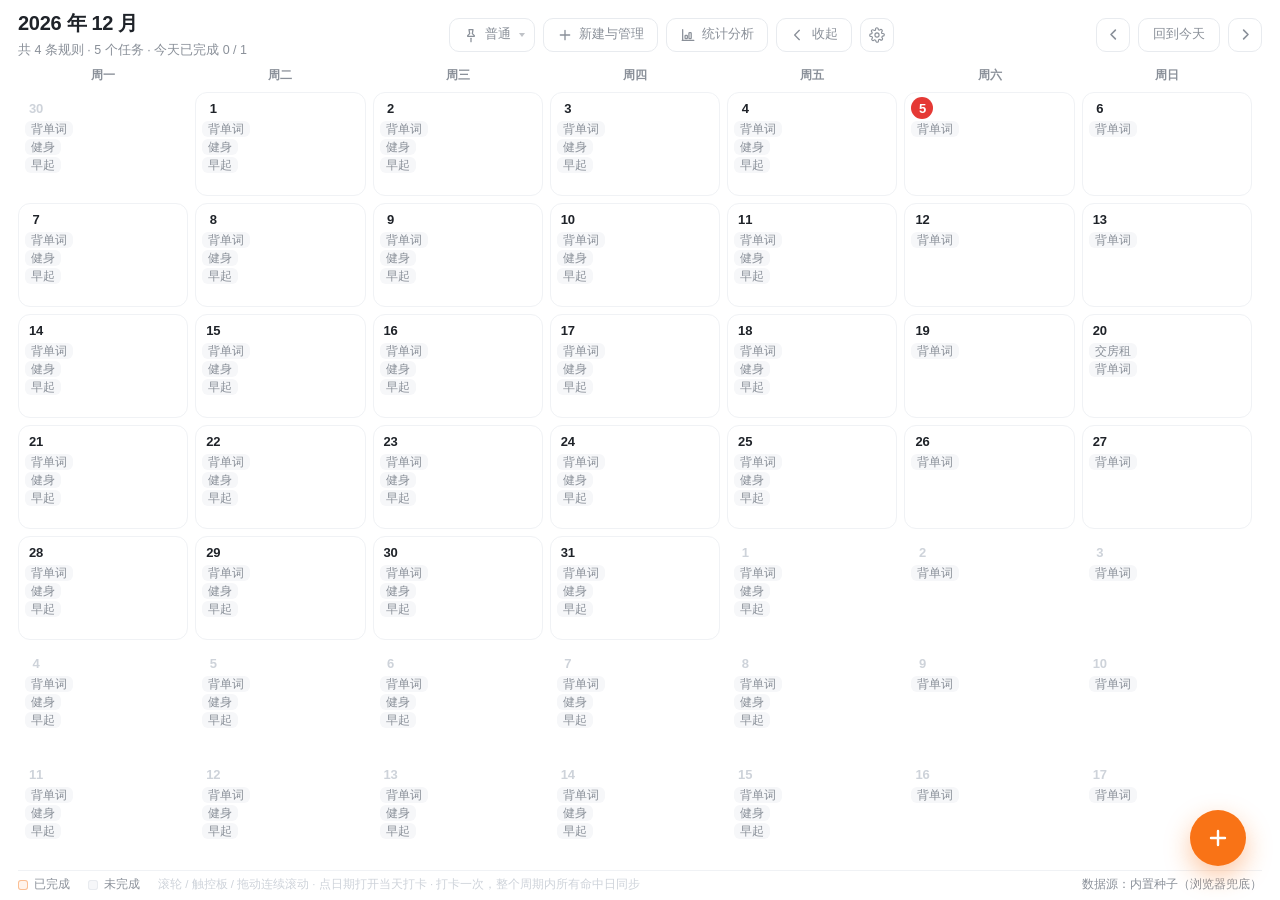
<file: pc/ui/index.html>
<!DOCTYPE html>
<html lang="zh-CN" data-density="standard">
<head>
<meta charset="UTF-8" />
<meta name="viewport" content="width=device-width,initial-scale=1" />
<title>Tool · 周期打卡日历</title>
<link rel="stylesheet" href="style.css" />
</head>
<body>
  <!-- 没有顶部品牌条：功能按钮在日历头部（.cal-head 中间的操作区），
       日历本身无边贴满整个窗口（.stage padding 0 + .cal 无圆角/边框/阴影/白底）。 -->
  <main class="stage">
    <section class="cal" id="calCard" aria-label="月历">
      <div class="cal-head">
        <div class="cal-title">
          <h1 id="calTitle">— 年 — 月</h1>
          <p id="calSub">加载中…</p>
        </div>

        <!-- 功能按钮组：固定方式 / 新建与管理 / 统计分析 / 收起 / 设置（从顶栏移进来，红框那块空白）
             2026-10-27 按用户要求删掉「配置」——它和「新建与管理」都是打开同一个管理页，
             功能重复；#btnNew 是唯一入口。
             2026-10-27 加 #btnPin：用户原话「在设置旁边添加一个固定按钮，不要进入设置才能固定
             这样麻烦了」。点它就地弹出三项菜单（贴桌面壁纸 / 置顶窗口 / 普通窗口），
             不用进设置页；按钮上的文字就是当前固定方式。 -->
        <div class="cal-acts" id="calActs" role="group" aria-label="功能">
          <button class="tool" id="btnPin" type="button" aria-haspopup="menu" aria-expanded="false"
                  title="固定方式 · 点一下直接切（贴桌面壁纸 / 置顶窗口 / 普通窗口）">
            <svg viewBox="0 0 24 24" fill="none" stroke="currentColor" stroke-width="1.9" stroke-linecap="round" stroke-linejoin="round" aria-hidden="true">
              <path d="M12 17v5"/>
              <path d="M9 4h6l-1 6 3 3v1H7v-1l3-3-1-6Z"/>
            </svg>
            <span class="lbl" id="btnPinLbl">普通</span>
          </button>
          <button class="tool" id="btnNew" type="button" title="新建与管理 · 打开规则与任务管理页">
            <svg viewBox="0 0 24 24" fill="none" stroke="currentColor" stroke-width="2" stroke-linecap="round" aria-hidden="true">
              <path d="M12 5v14M5 12h14"/>
            </svg>
            <span class="lbl">新建与管理</span>
          </button>
          <button class="tool" id="btnAnalysis" type="button" title="统计分析">
            <svg viewBox="0 0 24 24" fill="none" stroke="currentColor" stroke-width="1.9" stroke-linecap="round" stroke-linejoin="round" aria-hidden="true">
              <path d="M4 20V4"/><rect x="7.6" y="12.4" width="3.4" height="5.2" rx="1"/>
              <rect x="13.4" y="8.6" width="3.4" height="9" rx="1"/><path d="M3.2 20h17.6"/>
            </svg>
            <span class="lbl">统计分析</span>
          </button>
          <button class="tool" id="btnCollapse" type="button" title="收起 · 贴边只留一个小三角（展开点小三角）">
            <svg viewBox="0 0 24 24" fill="none" stroke="currentColor" stroke-width="2" stroke-linecap="round" stroke-linejoin="round" aria-hidden="true">
              <path d="M14 5l-7 7 7 7"/>
            </svg>
            <span class="lbl">收起</span>
          </button>
          <button class="tool icon" id="btnSettings" type="button" aria-label="设置" title="设置">
            <svg viewBox="0 0 24 24" fill="none" stroke="currentColor" stroke-width="1.7" stroke-linecap="round" stroke-linejoin="round" aria-hidden="true">
        <circle cx="12" cy="12" r="3.1"/>
        <path d="M19.4 14.5a1.6 1.6 0 0 0 .32 1.77l.06.06a1.95 1.95 0 1 1-2.76 2.76l-.06-.06a1.6 1.6 0 0 0-1.77-.32 1.6 1.6 0 0 0-.97 1.47V21a1.95 1.95 0 1 1-3.9 0v-.1a1.6 1.6 0 0 0-1.05-1.47 1.6 1.6 0 0 0-1.77.32l-.06.06a1.95 1.95 0 1 1-2.76-2.76l.06-.06a1.6 1.6 0 0 0 .32-1.77 1.6 1.6 0 0 0-1.47-.97H3a1.95 1.95 0 1 1 0-3.9h.1a1.6 1.6 0 0 0 1.47-1.05 1.6 1.6 0 0 0-.32-1.77l-.06-.06A1.95 1.95 0 1 1 6.95 4.7l.06.06a1.6 1.6 0 0 0 1.77.32H8.9a1.6 1.6 0 0 0 .97-1.47V3a1.95 1.95 0 1 1 3.9 0v.1a1.6 1.6 0 0 0 .97 1.47 1.6 1.6 0 0 0 1.77-.32l.06-.06a1.95 1.95 0 1 1 2.76 2.76l-.06.06a1.6 1.6 0 0 0-.32 1.77v.08a1.6 1.6 0 0 0 1.47.97H21a1.95 1.95 0 1 1 0 3.9h-.1a1.6 1.6 0 0 0-1.5.97Z"/>
      </svg>
          </button>
        </div>

        <!-- 固定方式的小菜单：**故意放在 #calActs 之外**，锚在 #btnPin 下方就地弹出
             （position:fixed，坐标由 app.js 按按钮的真实矩形算），不是模态框。
             放外面还有一条硬理由：#calActs 里的 button 数量是既有回归断言的口径，
             菜单项也是真 button，混进去会把「按钮组恰好 5 个」这条断言搅乱。 -->
        <div class="pin-menu" id="pinMenu" role="menu" aria-label="固定方式" hidden>
          <button type="button" role="menuitemradio" data-pin="wallpaper" aria-checked="false">
            <span class="pm-name">贴桌面壁纸</span><span class="pm-sub">按 Win+D 也留在壁纸上</span>
          </button>
          <button type="button" role="menuitemradio" data-pin="top" aria-checked="false">
            <span class="pm-name">置顶窗口</span><span class="pm-sub">始终压在其他窗口之上</span>
          </button>
          <button type="button" role="menuitemradio" data-pin="normal" aria-checked="false">
            <span class="pm-name">普通窗口</span><span class="pm-sub">不贴壁纸、不置顶</span>
          </button>
        </div>

        <div class="cal-nav">
          <button class="nav-btn" id="prevBtn" type="button" aria-label="上个月">
            <svg viewBox="0 0 24 24" fill="none" stroke="currentColor" stroke-width="2.6"
                 stroke-linecap="round" stroke-linejoin="round"><path d="M15 5l-7 7 7 7"/></svg>
          </button>
          <button class="pill-btn" id="todayBtn" type="button">回到今天</button>
          <button class="nav-btn" id="nextBtn" type="button" aria-label="下个月">
            <svg viewBox="0 0 24 24" fill="none" stroke="currentColor" stroke-width="2.6"
                 stroke-linecap="round" stroke-linejoin="round"><path d="M9 5l7 7-7 7"/></svg>
          </button>
        </div>
      </div>

      <div class="week-head" id="weekHead"></div>
      <div class="grid" id="grid" role="grid" aria-label="月历滚动区（连续周，可滚轮 / 拖动）"></div>

      <div class="legend">
        <b><i class="l-done"></i>已完成</b>
        <b><i class="l-todo"></i>未完成</b>
        <span class="tip">滚轮 / 触控板 / 拖动连续滚动 · 点日期打开当天打卡 · 打卡一次，整个周期内所有命中日同步</span>
        <b id="sourceTag" class="src">数据源：—</b>
      </div>
    </section>
  </main>

  <!-- ==========================================================================
       管理页（整页覆盖层：左导航 + 右内容）—— T3，实现在 mgr.js
       左导航四分类：规则 / 记事 / 倒数日 / 笔记本；右上角「完成」关闭回月历；
       右下角 FAB 随当前分类新建对应类型。
       #configNav / #configMain 仍是 app.js 的输出口（它继续往里写自己的标记），
       新的管理页写进 #configMain 的 #mgrRoot，旧标记由 style.css 末尾的规则隐掉。
       ======================================================================= -->
  <section class="screen" id="configScreen" hidden aria-label="管理">
    <div class="screen-head">
      <button class="icon-btn" id="configBack" type="button" aria-label="返回月历" title="返回">
        <svg viewBox="0 0 24 24" fill="none" stroke="currentColor" stroke-width="2" stroke-linecap="round" stroke-linejoin="round"><path d="M15 5l-7 7 7 7"/></svg>
      </button>
      <h2 id="mgrTitle">规则</h2>
      <span class="sub" id="mgrSub">点行编辑基础条件；点左侧箭头展开任务</span>
      <div style="flex:1"></div>
      <button class="btn" id="configDone" type="button">完成</button>
    </div>
    <div class="set-body">
      <nav class="set-nav mgr-nav" id="mgrNav" aria-label="管理分类"></nav>
      <nav class="set-nav" id="configNav" hidden aria-label="配置分类（app.js 的输出口，视觉隐藏）"></nav>
      <div class="set-main" id="configMain"></div>
    </div>
    <button class="fab" id="mgrFab" type="button" aria-label="新建" title="新建">
      <svg viewBox="0 0 24 24" fill="none" stroke="currentColor" stroke-width="2.4" stroke-linecap="round" aria-hidden="true"><path d="M12 5v14M5 12h14"/></svg>
    </button>
  </section>

  <!-- 管理页的编辑弹窗（新建 / 编辑任务、记事、倒数日、笔记本） -->
  <div class="mask" id="mgrMask" hidden>
    <div class="fsheet" role="dialog" aria-modal="true" aria-labelledby="mgrDlgTitle">
      <div class="fsheet-head">
        <h3 id="mgrDlgTitle">—</h3>
        <button class="sheet-close" id="mgrDlgClose" type="button" aria-label="关闭">
          <svg viewBox="0 0 24 24" fill="none" stroke="currentColor" stroke-width="3"
               stroke-linecap="round"><path d="M5 5l14 14M19 5L5 19"/></svg>
        </button>
      </div>
      <div class="fsheet-body" id="mgrDlgBody"></div>
      <div class="fsheet-foot" id="mgrDlgFoot"></div>
    </div>
  </div>

  <!-- 管理页自己的二次确认（删除任务 / 删除 memo） -->
  <div class="mask" id="mgrConfirmMask" hidden>
    <div class="confirm" role="dialog" aria-modal="true" aria-labelledby="mgrConfirmTitle">
      <h4 id="mgrConfirmTitle">确认</h4>
      <p id="mgrConfirmText"></p>
      <div class="confirm-actions">
        <button class="btn" id="mgrConfirmCancel" type="button">取消</button>
        <button class="btn primary" id="mgrConfirmOk" type="button">确定</button>
      </div>
    </div>
  </div>

  <!-- ==========================================================================
       记事 / 笔记本的「文档式全屏页」（照 prototype/pc.html 的 #bookScreen）：
       顶栏（返回 + 记事的日期区间 / 笔记本的分类 chip + 删除）+ 大号标题 + 元信息 + 无边框正文。
       记事与笔记本共用这一套；倒数日走普通表单，不进这里。
       ======================================================================= -->
  <section class="screen book-screen" id="bookScreen" hidden aria-label="记事 / 笔记本编辑">
    <div class="be-top">
      <button class="icon-btn" id="bookBack" type="button" aria-label="返回列表" title="返回">
        <svg viewBox="0 0 24 24" fill="none" stroke="currentColor" stroke-width="2" stroke-linecap="round" stroke-linejoin="round"><path d="M15 5l-7 7 7 7"/></svg>
      </button>
      <div class="be-range" id="bookRange" hidden>
        <input class="inp" id="bookStart" type="date" aria-label="开始日期" />
        <span class="be-tilde">~</span>
        <input class="inp" id="bookEnd" type="date" aria-label="结束日期" />
      </div>
      <div style="flex:1"></div>
      <button class="be-chip" id="bookCat" type="button" aria-haspopup="dialog" aria-expanded="false" hidden>未分类</button>
      <!-- ② 笔记更多菜单（右上角「⋯」）：重命名分类 / 删除。删除复用下面既有 #bookDel 的确认流程 -->
      <div class="be-more" id="bookMoreWrap">
        <button class="icon-btn" id="bookMore" type="button" aria-label="更多操作" title="更多"
                aria-haspopup="menu" aria-expanded="false" aria-controls="bookMenu">
          <svg viewBox="0 0 24 24" fill="currentColor" aria-hidden="true"><circle cx="5" cy="12" r="1.7"/><circle cx="12" cy="12" r="1.7"/><circle cx="19" cy="12" r="1.7"/></svg>
        </button>
        <div class="be-menu" id="bookMenu" role="menu" hidden>
          <button type="button" role="menuitem" data-bmenu="rename" id="bookMenuRename">重命名</button>
          <div class="be-menu-rename" id="bookRenameRow" hidden>
            <input class="inp" id="bookRenameInput" maxlength="20" placeholder="分类名，最多 20 字" aria-label="新分类名" />
            <div class="be-menu-acts">
              <button class="btn sm primary" id="bookRenameOk" type="button">确定</button>
              <button class="btn sm" id="bookRenameCancel" type="button">取消</button>
            </div>
            <div class="be-menu-hint" id="bookRenameHint" hidden></div>
          </div>
          <button type="button" role="menuitem" class="danger" data-bmenu="del" id="bookMenuDel">删除</button>
        </div>
      </div>
      <button class="icon-btn" id="bookDel" type="button" aria-label="删除" title="删除">
        <svg viewBox="0 0 24 24" fill="none" stroke="currentColor" stroke-width="1.8" stroke-linecap="round" stroke-linejoin="round"><path d="M4 7h16M9 7V5h6v2M6 7l1 13h10l1-13M10 11v6M14 11v6"/></svg>
      </button>
    </div>
    <div class="be-scroll">
      <div class="be-doc">
        <div class="be-title" id="bookTitle" contenteditable="true" role="textbox" aria-label="标题" data-ph="标题" spellcheck="false"></div>
        <div class="be-meta"><span id="bookTime">—</span><i class="be-meta-dot">｜</i><span id="bookWords">0 字</span>
          <span class="be-saved" id="bookSaved"></span>
          <!-- ③ 思维笔记：正文为空 → 禁用（照原型）；有正文 → 可点，把正文层级转成导图视图 -->
          <button class="be-think" id="bookThink" type="button" disabled
                  title="正文为空时没有可转换的内容">≡ 创建思维笔记</button></div>
        <textarea class="be-body" id="bookBody" placeholder="开始书写…" aria-label="正文"></textarea>
      </div>
      <!-- ③ 思维导图视图：点「创建思维笔记」后替换正文区（可返回正文），不是假按钮 -->
      <div class="think-view" id="bookThinkView" hidden>
        <div class="think-head">
          <b id="bookThinkTitle">思维笔记</b>
          <span class="think-sub" id="bookThinkSub">—</span>
          <button class="btn sm" id="bookThinkBack" type="button">返回正文</button>
        </div>
        <div class="think-canvas" id="bookThinkCanvas"></div>
      </div>
    </div>

    <!-- 分类选择层（浮在编辑页上，不跳页）：切换分类 / 新建分类 -->
    <div class="book-picker-mask" id="bookPickerMask" hidden>
      <div class="book-picker" role="dialog" aria-modal="true" aria-labelledby="bookPickerTitle">
        <div class="book-picker-head" id="bookPickerTitle">选择分类</div>
        <div class="book-picker-list" id="bookPickerList"></div>
        <!-- ④ 新建分类：点「＋ 新建分类」才展开输入框（确定 / 取消），收起时只留一个按钮。
             #bookNewCat / #bookNewCatBtn 这两个 id 是 app.js 在启动时就绑定的，必须留在 DOM 里。 -->
        <div class="book-picker-new" id="bookPickerNew">
          <button class="book-picker-newbtn" id="bookNewCatOpen" type="button">＋ 新建分类</button>
          <div class="book-picker-newform" id="bookNewCatForm" hidden>
            <input class="inp" id="bookNewCatInput" maxlength="20" placeholder="新分类名，最多 20 字" aria-label="新分类名" />
            <div class="book-picker-acts">
              <button class="btn sm primary" id="bookNewCatBtn" type="button">确定</button>
              <button class="btn sm" id="bookNewCatCancel" type="button">取消</button>
            </div>
            <div class="book-picker-hint" id="bookNewCatHint" hidden></div>
          </div>
          <!-- app.js 在启动时按 id 绑定了它（读 .value、回车点按钮），所以这个 id 必须留着 -->
          <input type="hidden" id="bookNewCat" value="" aria-hidden="true" tabindex="-1" />
        </div>
      </div>
    </div>
  </section>

  <!-- 倒数日的普通表单（浮层）：标题 + 目标日 + 备注 -->
  <div class="mask" id="memoMask" hidden>
    <div class="fsheet" role="dialog" aria-modal="true" aria-labelledby="memoTitle">
      <div class="fsheet-head">
        <h3 id="memoTitle">新建倒数日</h3>
        <button class="sheet-close" id="memoClose" type="button" aria-label="关闭">
          <svg viewBox="0 0 24 24" fill="none" stroke="currentColor" stroke-width="3"
               stroke-linecap="round"><path d="M5 5l14 14M19 5L5 19"/></svg>
        </button>
      </div>
      <div class="fsheet-body" id="memoBody"></div>
      <div class="fsheet-foot" id="memoFoot"></div>
    </div>
  </div>

  <!-- ==========================================================================
       规则表单（浮层）：新建 / 编辑；视觉照 prototype/pc.html 的规则编辑器
       ======================================================================= -->
  <div class="mask" id="formMask" hidden>
    <div class="fsheet" role="dialog" aria-modal="true" aria-labelledby="formTitle">
      <div class="fsheet-head">
        <h3 id="formTitle">新建规则</h3>
        <button class="sheet-close" id="formClose" type="button" aria-label="关闭">
          <svg viewBox="0 0 24 24" fill="none" stroke="currentColor" stroke-width="3"
               stroke-linecap="round"><path d="M5 5l14 14M19 5L5 19"/></svg>
        </button>
      </div>
      <div class="fsheet-body" id="formBody"></div>
      <div class="fsheet-foot" id="formFoot"></div>
    </div>
  </div>

  <!-- 全局确认框：裂开确认 / 删除确认共用（禁止 window.confirm，WebView2 会阻塞） -->
  <div class="mask" id="confirmMask" hidden>
    <div class="confirm" role="dialog" aria-modal="true" aria-labelledby="confirmTitle">
      <h4 id="confirmTitle">确认</h4>
      <p id="confirmText"></p>
      <div class="confirm-actions">
        <button class="btn" id="confirmCancel" type="button">取消</button>
        <button class="btn primary" id="confirmOk" type="button">确定</button>
      </div>
    </div>
  </div>

  <!-- ==========================================================================
       统计分析（整页覆盖层）：本轮先接入口。页面数字全部来自本地库现算，
       区间筛选 / 图表 / 导出 明确标注「开发中」，不做点了没反应的假按钮。
       ======================================================================= -->
  <section class="screen" id="analysisScreen" hidden aria-label="统计分析">
    <div class="screen-head">
      <button class="icon-btn" id="analysisBack" type="button" aria-label="返回月历" title="返回">
        <svg viewBox="0 0 24 24" fill="none" stroke="currentColor" stroke-width="2" stroke-linecap="round" stroke-linejoin="round"><path d="M15 5l-7 7 7 7"/></svg>
      </button>
      <h2>统计分析</h2>
      <span class="sub" id="anSub">按周期统计，一个周期只计一次</span>
      <div style="flex:1"></div>
      <div class="an-tools">
        <div class="seg an-seg" id="anRangeSeg" role="group" aria-label="时间范围"></div>
        <div class="an-dd" id="anTypeDd">
          <button type="button" class="tool an-dd-btn" id="anTypeBtn"
                  aria-haspopup="listbox" aria-expanded="false" aria-controls="anTypePanel">
            <span class="an-dd-k">统计类型</span>
            <b id="anTypeLabel">完成率</b>
            <svg class="an-chev" viewBox="0 0 24 24" fill="none" stroke="currentColor" stroke-width="2.2"
                 stroke-linecap="round" stroke-linejoin="round" aria-hidden="true"><path d="M6 9l6 6 6-6"/></svg>
          </button>
          <div class="an-dd-panel" id="anTypePanel" role="listbox" aria-label="统计类型" hidden></div>
        </div>
        <button type="button" class="btn" id="anExport">导出 CSV</button>
      </div>
      <button type="button" class="btn primary" id="analysisDone">完成</button>
    </div>

    <div class="an-stage">
      <div class="an-wrap">
        <div class="an-meta">
          <span>统计区间 <b id="anMRange">—</b></span>
          <i class="dot"></i>
          <span id="anMDays">—</span>
          <i class="dot"></i>
          <span id="anMLast">—</span>
        </div>

        <section class="an-kpis" id="anKpis" aria-label="核心指标"></section>

        <section class="an-charts">
          <div class="card an-card">
            <div class="an-card-head">
              <div style="min-width:0">
                <h3 id="anBarTitle">完成情况</h3>
                <p id="anBarSub">—</p>
              </div>
              <div class="an-legend" id="anBarLegend"></div>
            </div>
            <div class="an-plot-wrap">
              <div id="anPlotArea">
                <div class="an-plot" id="anPlot"></div>
                <div class="an-xlabels" id="anXlabels"></div>
              </div>
              <div id="anPlotEmpty" hidden></div>
            </div>
          </div>

          <div class="card an-card">
            <div class="an-card-head">
              <div style="min-width:0">
                <h3 id="anTopTitle">各规则完成率 Top 5</h3>
                <p id="anTopSub">—</p>
              </div>
            </div>
            <div id="anTopBody"></div>
          </div>
        </section>

        <section class="card an-table-card">
          <div class="an-card-head">
            <div style="min-width:0">
              <h3>任务明细</h3>
              <p id="anTblSub">点表头可切换排序</p>
            </div>
            <div class="an-legend"><span id="anTblCount">—</span></div>
          </div>
          <table class="an-tbl">
            <thead>
              <tr>
                <th class="sortable" data-akey="rule" style="width:19%">规则</th>
                <th class="sortable" data-akey="task" style="width:16%">任务</th>
                <th class="sortable" data-akey="exp" style="width:15%">应完成周期</th>
                <th class="sortable" data-akey="done" style="width:13%">已完成</th>
                <th class="sortable" data-akey="rate" style="width:22%">完成率</th>
                <th class="sortable" data-akey="last" style="width:15%">最近打卡</th>
              </tr>
            </thead>
            <tbody id="anTblBody"></tbody>
          </table>
        </section>
      </div>
    </div>
  </section>

  <!-- ==========================================================================
       设置（整页覆盖层）：同步 / 关于
       ======================================================================= -->
  <section class="screen" id="settingsScreen" hidden aria-label="设置">
    <div class="screen-head">
      <button class="icon-btn" id="setBack" type="button" aria-label="返回月历" title="返回">
        <svg viewBox="0 0 24 24" fill="none" stroke="currentColor" stroke-width="2" stroke-linecap="round" stroke-linejoin="round"><path d="M15 5l-7 7 7 7"/></svg>
      </button>
      <h2>设置</h2>
      <span class="sub">仅影响本机</span>
      <div style="flex:1"></div>
      <button class="btn" id="setDone" type="button">完成</button>
    </div>
    <div class="set-body">
      <nav class="set-nav" id="setNav" aria-label="设置分类"></nav>
      <div class="set-main" id="setMain"></div>
    </div>
  </section>

  <!-- ==========================================================================
       收起后只剩的小三角（照 prototype/pc.html 的 .snap-handle：26×48、贴边、圆角 10）。
       它是窗口缩到 26×48 之后页面里唯一的可见内容 —— 点击展开。
       ======================================================================= -->
  <button type="button" class="snap-handle" id="snapHandle" hidden data-edge="right"
          aria-label="展开窗口" title="展开">
    <svg viewBox="0 0 24 24" fill="none" stroke="currentColor" stroke-width="2.6"
         stroke-linecap="round" stroke-linejoin="round" aria-hidden="true"><path d="M9 5l7 7-7 7"/></svg>
  </button>

  <div class="mask" id="mask" hidden>
    <div class="sheet" role="dialog" aria-modal="true" aria-labelledby="sheetTitle">
      <div class="sheet-head">
        <h3 id="sheetTitle">—</h3>
        <p id="sheetSub">—</p>
        <button class="sheet-close" id="sheetClose" type="button" aria-label="关闭">
          <svg viewBox="0 0 24 24" fill="none" stroke="currentColor" stroke-width="3"
               stroke-linecap="round"><path d="M5 5l14 14M19 5L5 19"/></svg>
        </button>
      </div>
      <!-- 「全部完成」：settings.js 的容器，把当天所有未完成任务一次打卡。
           显隐与按钮状态由 settings.js 跟着 #mask 的 hidden 与 #sheetList 的重绘同步，app.js 不动。 -->
      <div class="sheet-doneall" id="sheetDoneAll" hidden>
        <span class="da-hint" id="sheetDoneAllHint">—</span>
        <button class="btn sm primary" id="sheetDoneAllBtn" type="button">全部完成</button>
      </div>
      <div class="sheet-list" id="sheetList"></div>
    </div>
  </div>

  <script src="mock.js"></script>
  <script src="app.js"></script>
  <!-- 按页面拆分的模块，顺序：管理页 → 统计页 → 设置页 → 其它小件 -->
  <script src="mgr.js"></script>
  <script src="analysis.js"></script>
  <script src="settings.js"></script>
  <script src="misc.js"></script>
</body>
</html>
</file>
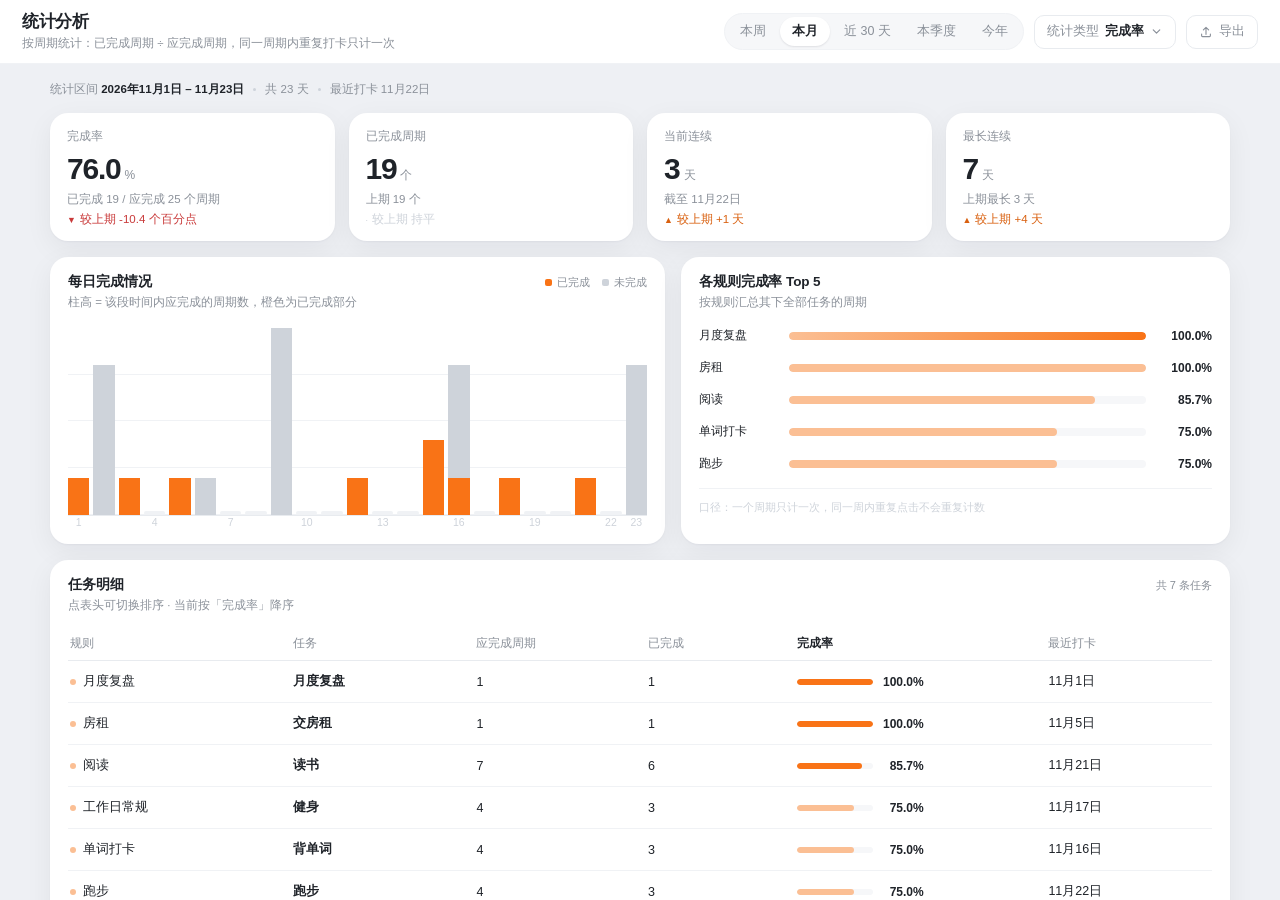
<file: analysis/analysis-sample.html>
<!DOCTYPE html>
<html lang="zh-CN">
<head>
<meta charset="UTF-8" />
<meta name="viewport" content="width=device-width,initial-scale=1" />
<meta name="color-scheme" content="light" />
<title>Took · 统计分析（静态样例）</title>
<style>
/* ============================================================================
   1. 设计令牌 —— 与 prototype/pc.html 逐字一致，本页不发明新色值
   ========================================================================= */
:root{
  --bg:          #eef0f4;
  --surface:     #ffffff;
  --line:        #f0f2f5;
  --text:        #1f2329;
  --text-2:      #8a9099;
  --text-3:      #ced3da;
  --accent:      #f97316;
  --accent-weak: #fff4ec;
  --accent-line: #fbbf94;
  --accent-text: #d9600f;
  --today:       #e53935;
  --radius:      18px;

  /* 派生值：只做层次，不引入新色系 */
  --surface-2:   #f6f7f9;
  --border:      #e8ebef;
  --danger:      #c93a3a;
  --shadow:      0 1px 2px rgba(16,24,40,.04), 0 8px 28px rgba(16,24,40,.06);
  --shadow-lg:   0 24px 64px rgba(16,24,40,.18);
  --ease:        cubic-bezier(.2,.8,.2,1);
}

/* ============================================================================
   2. 基础
   ========================================================================= */
*,*::before,*::after{ box-sizing:border-box; margin:0; padding:0; }
html,body{ height:100%; }
body{
  font-family:-apple-system, BlinkMacSystemFont, "Segoe UI", "PingFang SC",
              "Hiragino Sans GB", "Microsoft YaHei", sans-serif;
  background:var(--bg); color:var(--text);
  display:flex; flex-direction:column; height:100vh; overflow:hidden;
  -webkit-font-smoothing:antialiased;
}
button{ font-family:inherit; color:inherit; }
button:focus-visible,[tabindex]:focus-visible{ outline:2px solid var(--accent-line); outline-offset:2px; }
::selection{ background:var(--accent-line); color:#fff; }

/* ============================================================================
   3. 顶部工具条（64px）：左标题 + 右「时间范围 / 统计类型 / 导出」
   ========================================================================= */
.topbar{
  flex:none; height:64px; display:flex; align-items:center; justify-content:space-between;
  gap:16px; padding:0 22px; background:var(--surface);
  border-bottom:1px solid var(--line); position:relative; z-index:30;
}
.tb-left{ min-width:0; }
.tb-left h1{ font-size:17px; font-weight:680; letter-spacing:-.3px; line-height:1.2; }
.tb-left p{
  margin-top:3px; font-size:11.5px; color:var(--text-2);
  white-space:nowrap; overflow:hidden; text-overflow:ellipsis;
}
.tb-right{ display:flex; align-items:center; gap:10px; flex:none; }

.seg{ display:flex; gap:2px; padding:3px; background:var(--surface-2); border:1px solid var(--line); border-radius:999px; }
.seg button{
  border:0; background:transparent; cursor:pointer; font-size:12.5px; color:var(--text-2);
  padding:6px 12px; border-radius:999px; white-space:nowrap;
  transition:background .16s, color .16s, box-shadow .16s;
}
.seg button:hover{ color:var(--text); }
.seg button.on{ background:var(--surface); color:var(--text); font-weight:640; box-shadow:0 1px 2px rgba(16,24,40,.10); }

.tool{
  display:inline-flex; align-items:center; gap:6px; height:34px; padding:0 12px;
  border:1px solid var(--border); border-radius:10px; background:var(--surface);
  color:var(--text-2); font-size:12.5px; cursor:pointer; white-space:nowrap; transition:.16s;
}
.tool:hover{ border-color:var(--accent-line); color:var(--accent-text); }

.dd{ position:relative; }
.dd-btn .dd-k{ color:var(--text-2); }
.dd-btn b{ font-weight:640; color:var(--text); }
.dd-btn .chev{ width:13px; height:13px; transition:transform .18s var(--ease); }
.dd.open .dd-btn{ border-color:var(--accent-line); }
.dd.open .dd-btn b{ color:var(--accent-text); }
.dd.open .chev{ transform:rotate(180deg); }
.dd-panel{
  position:absolute; right:0; top:calc(100% + 8px); min-width:158px; padding:6px;
  background:var(--surface); border:1px solid var(--border); border-radius:12px;
  box-shadow:var(--shadow-lg); z-index:40;
}
.dd-panel[hidden]{ display:none; }
.dd-item{
  display:flex; align-items:center; justify-content:space-between; gap:10px; width:100%;
  padding:8px 10px; border:0; background:transparent; border-radius:9px;
  font-size:12.5px; color:var(--text-2); cursor:pointer; text-align:left; transition:.14s;
}
.dd-item:hover{ background:var(--surface-2); color:var(--text); }
.dd-item.on{ background:var(--accent-weak); color:var(--accent-text); font-weight:640; }
.dd-item svg{ flex:none; width:13px; height:13px; opacity:0; }
.dd-item.on svg{ opacity:1; }

/* ============================================================================
   4. 内容区
   ========================================================================= */
.stage{ flex:1; min-height:0; overflow-y:auto; overflow-x:hidden; padding:18px 24px 26px; }
.content{ max-width:1180px; margin:0 auto; display:flex; flex-direction:column; gap:16px; }

.meta{ display:flex; align-items:center; gap:9px; min-width:0; font-size:11.5px; color:var(--text-2); }
.meta b{ color:var(--text); font-weight:640; font-variant-numeric:tabular-nums; }
.meta .dot{ flex:none; width:3px; height:3px; border-radius:50%; background:var(--text-3); }
.meta span{ white-space:nowrap; overflow:hidden; text-overflow:ellipsis; }

.kpis{ display:grid; grid-template-columns:repeat(4,minmax(0,1fr)); gap:14px; }
.kpi{
  min-width:0; background:var(--surface); border-radius:var(--radius);
  box-shadow:var(--shadow); padding:15px 17px 14px;
}
.kpi-label{ font-size:12px; color:var(--text-2); white-space:nowrap; overflow:hidden; text-overflow:ellipsis; }
.kpi-num{ margin-top:9px; display:flex; align-items:baseline; gap:4px; }
.kpi-num b{
  font-size:30px; font-weight:700; letter-spacing:-1.2px; line-height:1;
  font-variant-numeric:tabular-nums;
}
.kpi-num span{ font-size:12px; color:var(--text-2); }
.kpi-sub{
  margin-top:8px; font-size:11.5px; color:var(--text-2);
  white-space:nowrap; overflow:hidden; text-overflow:ellipsis;
}
.kpi-delta{
  margin-top:5px; display:flex; align-items:center; gap:4px;
  font-size:11.5px; font-variant-numeric:tabular-nums;
  white-space:nowrap; overflow:hidden; text-overflow:ellipsis;
}
.kpi-delta .arw{ font-size:9px; }
.kpi-delta.up{ color:var(--accent-text); }
.kpi-delta.down{ color:var(--danger); }
.kpi-delta.flat{ color:var(--text-3); }

.card{
  min-width:0; background:var(--surface); border-radius:var(--radius);
  box-shadow:var(--shadow); padding:16px 18px 14px;
}
.card-head{ display:flex; align-items:flex-start; justify-content:space-between; gap:12px; margin-bottom:14px; }
.card-head h2{ font-size:13.5px; font-weight:680; letter-spacing:-.1px; }
.card-head p{ margin-top:4px; font-size:11.5px; color:var(--text-2); }
.legend{ flex:none; display:flex; align-items:center; gap:12px; padding-top:2px; }
.legend span{ display:inline-flex; align-items:center; gap:5px; font-size:11px; color:var(--text-2); white-space:nowrap; }
.legend i{ width:7px; height:7px; border-radius:2px; display:inline-block; }

.charts{ display:grid; grid-template-columns:minmax(0,1.12fr) minmax(0,1fr); gap:16px; }

/* 柱状图：只用 div 高度，不引图表库 */
.plot-wrap{ display:flex; flex-direction:column; gap:8px; padding-top:4px; }
.plot{
  position:relative; height:188px; display:flex; align-items:flex-end; gap:4px;
  border-bottom:1px solid var(--border);
}
.plot::before{
  content:""; position:absolute; inset:0; pointer-events:none;
  background:repeating-linear-gradient(to top,var(--line) 0 1px,transparent 1px 25%);
}
.bar{
  position:relative; flex:1 1 0; min-width:0; height:100%; cursor:default;
  display:flex; flex-direction:column; justify-content:flex-end;
}
.bar .stk{
  flex:1 1 auto; display:flex; flex-direction:column; justify-content:flex-end;
  transition:opacity .14s;
}
.bar .sgm{ width:100%; min-height:0; }
.bar .sgm.done{ background:var(--accent); }
.bar .sgm.miss{ background:var(--text-3); }
.bar .sgm.task{ background:var(--accent-line); }
.bar .stub{ flex:none; height:4px; border-radius:2px; background:var(--line); }
.bar:hover .stk{ opacity:.75; }
.xlabels{ display:flex; gap:4px; }
.xlabels span{
  flex:1 1 0; min-width:0; text-align:center; font-size:10.5px; color:var(--text-3);
  white-space:nowrap; overflow:hidden; font-variant-numeric:tabular-nums;
}

/* 水平条形图 */
.xmonths{ display:flex; gap:4px; margin-top:2px; }
.xmonths span{ text-align:center; font-size:10px; color:var(--text-3); letter-spacing:.2px; border-top:1px dashed var(--line); padding-top:4px; white-space:nowrap; overflow:hidden; }
.hb-list{ display:flex; flex-direction:column; gap:15px; padding:3px 0 2px; }
.hb{ display:flex; align-items:center; gap:10px; min-width:0; }
.hb-name{
  flex:none; width:80px; font-size:12px; color:var(--text);
  white-space:nowrap; overflow:hidden; text-overflow:ellipsis;
}
.hb-track{ flex:1 1 auto; min-width:24px; height:8px; border-radius:999px; background:var(--surface-2); overflow:hidden; }
.hb-track i{ display:block; height:100%; border-radius:999px; background:var(--accent-line); }
.hb.top .hb-track i{ background:linear-gradient(90deg,var(--accent-line),var(--accent)); }
.hb-val{
  flex:none; width:56px; text-align:right; font-size:12px; font-weight:640;
  font-variant-numeric:tabular-nums;
}
.card-foot{ margin-top:14px; padding-top:11px; border-top:1px solid var(--line); font-size:11px; color:var(--text-3); }

.empty{
  grid-column:1 / -1;
  display:flex; flex-direction:column; align-items:center; justify-content:center;
  gap:7px; padding:34px 10px; text-align:center;
}
.empty .ico{
  width:38px; height:38px; border-radius:50%; background:var(--accent-weak);
  color:var(--accent); display:grid; place-items:center; margin-bottom:2px;
}
.empty .ico svg{ width:18px; height:18px; }
.empty b{ font-size:12.5px; font-weight:640; color:var(--text); }
.empty span{ font-size:11.5px; color:var(--text-2); }

/* ============================================================================
   5. 任务明细表
   ========================================================================= */
.table-card{ padding:16px 18px 6px; }
.tbl{ width:100%; border-collapse:collapse; table-layout:fixed; }
.tbl th{
  font-size:11.5px; font-weight:500; color:var(--text-2); text-align:left;
  padding:9px 8px; border-bottom:1px solid var(--border); white-space:nowrap;
}
.tbl th:first-child,.tbl td:first-child{ padding-left:2px; }
.tbl th.sortable{ cursor:pointer; user-select:none; transition:color .14s; }
.tbl th.sortable:hover{ color:var(--text); }
.tbl th.active{ color:var(--text); font-weight:640; }
.caret{
  display:inline-block; margin-left:5px; vertical-align:middle;
  width:0; height:0; border-left:3.5px solid transparent; border-right:3.5px solid transparent;
  border-top:5px solid var(--text-3);
}
th.asc .caret{ border-top:0; border-bottom:5px solid var(--accent); }
th.desc .caret{ border-top:5px solid var(--accent); }
.tbl td{
  font-size:12.5px; padding:12px 8px; border-bottom:1px solid var(--line);
  white-space:nowrap; overflow:hidden; text-overflow:ellipsis;
  font-variant-numeric:tabular-nums;
}
.tbl tbody tr:last-child td{ border-bottom:0; }
.tbl tbody tr:hover td{ background:var(--surface-2); }
.tbl td.no-empty-pad{ padding:0; }
.rule-cell{ display:flex; align-items:center; gap:7px; min-width:0; }
.rule-cell i{ flex:none; width:6px; height:6px; border-radius:50%; background:var(--accent-line); }
.rule-cell span{ min-width:0; overflow:hidden; text-overflow:ellipsis; }
.task-cell{ display:flex; align-items:center; gap:6px; min-width:0; }
.task-cell em{ font-style:normal; min-width:0; overflow:hidden; text-overflow:ellipsis; font-weight:600; }
.rate{ display:flex; align-items:center; gap:9px; }
.rate-track{ flex:1 1 auto; min-width:26px; max-width:76px; height:6px; border-radius:999px; background:var(--surface-2); overflow:hidden; }
.rate-track i{ display:block; height:100%; border-radius:999px; background:var(--accent); }
.rate-track i.low{ background:var(--accent-line); }
.rate-track i.zero{ background:var(--text-3); }
.rate b{ flex:none; min-width:42px; text-align:right; font-size:12px; font-weight:640; }
.mut{ color:var(--text-3); }
.pill{
  flex:none; display:inline-flex; align-items:center; height:19px; padding:0 7px;
  border-radius:999px; background:var(--accent-weak); color:var(--accent-text);
  font-size:10.5px; font-variant-numeric:tabular-nums; white-space:nowrap;
}
.pill.plain{ background:var(--surface-2); color:var(--text-2); }

/* ============================================================================
   6. 轻提示 / 悬浮提示
   ========================================================================= */
.snack{
  position:fixed; left:50%; bottom:32px; z-index:88; pointer-events:none;
  padding:10px 18px; border-radius:999px; font-size:12.5px;
  background:rgba(31,35,41,.92); color:#fff; box-shadow:var(--shadow);
  transform:translate(-50%,12px); opacity:0;
  transition:opacity .22s var(--ease), transform .22s var(--ease);
}
.snack.show{ opacity:1; transform:translate(-50%,0); }
.tip{
  position:fixed; left:0; top:0; z-index:120; pointer-events:none; max-width:250px;
  padding:7px 10px; border-radius:9px; background:rgba(31,35,41,.94); color:#fff;
  font-size:11.5px; line-height:1.65; white-space:pre-line;
  box-shadow:0 8px 24px rgba(16,24,40,.22); opacity:0; transform:translateY(4px);
  transition:opacity .14s var(--ease), transform .14s var(--ease);
}
.tip.show{ opacity:1; transform:translateY(0); }

/* ============================================================================
   7. 窄屏兜底：1280 与 1000 两个宽度都不出现横向滚动条
   ========================================================================= */
@media (max-width:1140px){
  .topbar{ padding:0 16px; gap:12px; }
  .stage{ padding:16px 16px 22px; }
  .seg button{ padding:6px 10px; }
  .card{ padding:15px 16px 13px; }
  .table-card{ padding:15px 16px 6px; }
  .kpi{ padding:14px 15px 13px; }
  .kpi-num b{ font-size:27px; }
  .hb-name{ width:70px; }
  .content{ gap:14px; }
}
@media (max-width:1020px){
  .seg button{ padding:6px 9px; font-size:12px; }
  .tb-right{ gap:8px; }
  .tool{ padding:0 10px; }
  .tb-left p{ max-width:250px; }
}
</style>
</head>
<body>
<!-- ===========================================================================
     顶部工具条：左标题 / 右「时间范围 · 统计类型 · 导出」
     ======================================================================== -->
<header class="topbar">
  <div class="tb-left">
    <h1>统计分析</h1>
    <p id="subtitle">按周期统计，一个周期只计一次</p>
  </div>

  <div class="tb-right">
    <div class="seg" id="rangeSeg" role="group" aria-label="时间范围"></div>

    <div class="dd" id="typeDd">
      <button class="tool dd-btn" id="typeBtn" type="button"
              aria-haspopup="listbox" aria-expanded="false" aria-controls="typePanel">
        <span class="dd-k">统计类型</span>
        <b id="typeLabel">完成率</b>
        <svg class="chev" viewBox="0 0 24 24" fill="none" stroke="currentColor" stroke-width="2.2"
             stroke-linecap="round" stroke-linejoin="round" aria-hidden="true"><path d="M6 9l6 6 6-6"/></svg>
      </button>
      <div class="dd-panel" id="typePanel" role="listbox" aria-label="统计类型" hidden></div>
    </div>

    <button class="tool" id="exportBtn" type="button">
      <svg viewBox="0 0 24 24" fill="none" stroke="currentColor" stroke-width="1.9"
           stroke-linecap="round" stroke-linejoin="round" aria-hidden="true"
           style="width:14px;height:14px">
        <path d="M12 16V4m0 0L7.5 8.5M12 4l4.5 4.5"/>
        <path d="M4.5 15.5v3A1.5 1.5 0 0 0 6 20h12a1.5 1.5 0 0 0 1.5-1.5v-3"/>
      </svg>
      导出
    </button>
  </div>
</header>

<!-- ===========================================================================
     内容区
     ======================================================================== -->
<main class="stage">
  <div class="content">

    <div class="meta">
      <span>统计区间 <b id="mRange">—</b></span>
      <i class="dot"></i>
      <span id="mDays">—</span>
      <i class="dot"></i>
      <span id="mLast">—</span>
    </div>

    <section class="kpis" id="kpis" aria-label="核心指标"></section>

    <section class="charts">
      <div class="card">
        <div class="card-head">
          <div>
            <h2 id="barTitle">每日完成情况</h2>
            <p id="barSub">—</p>
          </div>
          <div class="legend" id="barLegend"></div>
        </div>
        <div class="plot-wrap">
          <div id="plotArea">
            <div class="plot" id="plot"></div>
            <div class="xlabels" id="xlabels"></div>
            <div class="xmonths" id="xmonths" hidden></div>
          </div>
          <div id="plotEmpty" hidden></div>
        </div>
      </div>

      <div class="card">
        <div class="card-head">
          <div>
            <h2 id="topTitle">各规则完成率 Top 5</h2>
            <p id="topSub">—</p>
          </div>
        </div>
        <div id="topBody"></div>
      </div>
    </section>

    <section class="card table-card">
      <div class="card-head">
        <div>
          <h2>任务明细</h2>
          <p id="tblSub">点表头可切换排序</p>
        </div>
        <div class="legend"><span id="tblCount">—</span></div>
      </div>

      <table class="tbl">
        <thead>
          <tr>
            <th class="sortable" data-key="rule" style="width:19%">规则</th>
            <th class="sortable" data-key="task" style="width:16%">任务</th>
            <th class="sortable" data-key="a" style="width:15%">应完成周期</th>
            <th class="sortable" data-key="b" style="width:13%">已完成</th>
            <th class="sortable" data-key="c" style="width:22%">完成率</th>
            <th class="sortable" data-key="last" style="width:15%">最近打卡</th>
          </tr>
        </thead>
        <tbody id="tblBody"></tbody>
      </table>
    </section>

  </div>
</main>

<div class="snack" id="snack" role="status" aria-live="polite"></div>
<div class="tip" id="tip" role="tooltip"></div>
<script>
/* 静态样例：数据全部写死在本文件的 DATASET 里，不发任何外部请求 */
var DATASET = {"today":20261123,"week":{"fromText":"2026年11月23日","toText":"11月29日","gran":"day","fromRaw":20261123,"toRaw":20261129,"buckets":[{"k":"23","tip":"2026年11月23日 周一","done":0,"exp":4,"active":0,"tasks":0},{"k":"24","tip":"2026年11月24日 周二","done":0,"exp":1,"active":0,"tasks":0},{"k":"25","tip":"2026年11月25日 周三","done":0,"exp":0,"active":0,"tasks":0},{"k":"26","tip":"2026年11月26日 周四","done":0,"exp":0,"active":0,"tasks":0},{"k":"27","tip":"2026年11月27日 周五","done":0,"exp":1,"active":0,"tasks":0},{"k":"28","tip":"2026年11月28日 周六","done":0,"exp":0,"active":0,"tasks":0},{"k":"29","tip":"2026年11月29日 周日","done":0,"exp":0,"active":0,"tasks":0}],"rows":[{"rule":"工作日常规","task":"健身","exp":1,"done":0,"active":0,"gap":1,"last":"—","lastRaw":0,"streak":0},{"rule":"工作日常规","task":"早起","exp":1,"done":0,"active":0,"gap":1,"last":"—","lastRaw":0,"streak":0},{"rule":"单词打卡","task":"背单词","exp":1,"done":0,"active":0,"gap":1,"last":"—","lastRaw":0,"streak":0},{"rule":"阅读","task":"读书","exp":2,"done":0,"active":0,"gap":2,"last":"—","lastRaw":0,"streak":0},{"rule":"跑步","task":"跑步","exp":1,"done":0,"active":0,"gap":1,"last":"—","lastRaw":0,"streak":0}],"pRows":[{"rule":"工作日常规","task":"健身","exp":1,"done":1,"active":1,"gap":0,"last":"11月17日","lastRaw":20261117,"streak":1},{"rule":"工作日常规","task":"早起","exp":1,"done":1,"active":1,"gap":0,"last":"11月20日","lastRaw":20261120,"streak":1},{"rule":"单词打卡","task":"背单词","exp":1,"done":1,"active":1,"gap":0,"last":"11月16日","lastRaw":20261116,"streak":1},{"rule":"阅读","task":"读书","exp":2,"done":2,"active":2,"gap":0,"last":"11月21日","lastRaw":20261121,"streak":1},{"rule":"跑步","task":"跑步","exp":1,"done":1,"active":1,"gap":0,"last":"11月22日","lastRaw":20261122,"streak":1}],"t":{"done":0,"exp":6,"days":7,"activeDays":0,"maxDay":0,"bestStreak":0,"curStreak":0,"gaps":0,"lastDay":0,"lastText":"","lastFull":"","totalDays":7},"p":{"done":6,"exp":6,"days":7,"activeDays":6,"maxDay":1,"bestStreak":3,"curStreak":3,"gaps":1,"lastDay":20261122,"lastText":"11月22日","lastFull":"2026年11月22日 周日","totalDays":7},"granName":"每日"},"month":{"fromText":"2026年11月1日","toText":"11月23日","gran":"day","fromRaw":20261101,"toRaw":20261123,"buckets":[{"k":"1","tip":"2026年11月1日 周日","done":1,"exp":1,"active":1,"tasks":1},{"k":"2","tip":"2026年11月2日 周一","done":0,"exp":4,"active":0,"tasks":0},{"k":"3","tip":"2026年11月3日 周二","done":1,"exp":1,"active":1,"tasks":1},{"k":"4","tip":"2026年11月4日 周三","done":0,"exp":0,"active":0,"tasks":0},{"k":"5","tip":"2026年11月5日 周四","done":1,"exp":1,"active":1,"tasks":1},{"k":"6","tip":"2026年11月6日 周五","done":0,"exp":1,"active":0,"tasks":0},{"k":"7","tip":"2026年11月7日 周六","done":2,"exp":0,"active":1,"tasks":2},{"k":"8","tip":"2026年11月8日 周日","done":1,"exp":0,"active":1,"tasks":1},{"k":"9","tip":"2026年11月9日 周一","done":0,"exp":5,"active":0,"tasks":0},{"k":"10","tip":"2026年11月10日 周二","done":2,"exp":0,"active":1,"tasks":2},{"k":"11","tip":"2026年11月11日 周三","done":0,"exp":0,"active":0,"tasks":0},{"k":"12","tip":"2026年11月12日 周四","done":1,"exp":1,"active":1,"tasks":1},{"k":"13","tip":"2026年11月13日 周五","done":1,"exp":0,"active":1,"tasks":1},{"k":"14","tip":"2026年11月14日 周六","done":1,"exp":0,"active":1,"tasks":1},{"k":"15","tip":"2026年11月15日 周日","done":2,"exp":1,"active":1,"tasks":2},{"k":"16","tip":"2026年11月16日 周一","done":1,"exp":4,"active":1,"tasks":1},{"k":"17","tip":"2026年11月17日 周二","done":1,"exp":0,"active":1,"tasks":1},{"k":"18","tip":"2026年11月18日 周三","done":1,"exp":1,"active":1,"tasks":1},{"k":"19","tip":"2026年11月19日 周四","done":0,"exp":0,"active":0,"tasks":0},{"k":"20","tip":"2026年11月20日 周五","done":1,"exp":0,"active":1,"tasks":1},{"k":"21","tip":"2026年11月21日 周六","done":1,"exp":1,"active":1,"tasks":1},{"k":"22","tip":"2026年11月22日 周日","done":1,"exp":0,"active":1,"tasks":1},{"k":"23","tip":"2026年11月23日 周一","done":0,"exp":4,"active":0,"tasks":0}],"rows":[{"rule":"工作日常规","task":"健身","exp":4,"done":3,"active":3,"gap":1,"last":"11月17日","lastRaw":20261117,"streak":1},{"rule":"工作日常规","task":"早起","exp":4,"done":2,"active":2,"gap":2,"last":"11月20日","lastRaw":20261120,"streak":1},{"rule":"单词打卡","task":"背单词","exp":4,"done":3,"active":3,"gap":1,"last":"11月16日","lastRaw":20261116,"streak":2},{"rule":"阅读","task":"读书","exp":7,"done":6,"active":6,"gap":1,"last":"11月21日","lastRaw":20261121,"streak":1},{"rule":"跑步","task":"跑步","exp":4,"done":3,"active":3,"gap":1,"last":"11月22日","lastRaw":20261122,"streak":1},{"rule":"月度复盘","task":"月度复盘","exp":1,"done":1,"active":1,"gap":0,"last":"11月1日","lastRaw":20261101,"streak":1},{"rule":"房租","task":"交房租","exp":1,"done":1,"active":1,"gap":0,"last":"11月5日","lastRaw":20261105,"streak":1}],"pRows":[{"rule":"工作日常规","task":"健身","exp":3,"done":2,"active":2,"gap":1,"last":"10月20日","lastRaw":20261020,"streak":1},{"rule":"工作日常规","task":"早起","exp":3,"done":3,"active":3,"gap":0,"last":"10月20日","lastRaw":20261020,"streak":1},{"rule":"单词打卡","task":"背单词","exp":3,"done":3,"active":3,"gap":0,"last":"10月19日","lastRaw":20261019,"streak":1},{"rule":"阅读","task":"读书","exp":8,"done":6,"active":6,"gap":2,"last":"10月20日","lastRaw":20261020,"streak":2},{"rule":"跑步","task":"跑步","exp":3,"done":3,"active":3,"gap":0,"last":"10月24日","lastRaw":20261024,"streak":1},{"rule":"月度复盘","task":"月度复盘","exp":1,"done":1,"active":1,"gap":0,"last":"10月1日","lastRaw":20261001,"streak":1},{"rule":"房租","task":"交房租","exp":1,"done":1,"active":1,"gap":0,"last":"10月5日","lastRaw":20261005,"streak":1}],"t":{"done":19,"exp":25,"days":23,"activeDays":16,"maxDay":2,"bestStreak":7,"curStreak":3,"gaps":7,"lastDay":20261122,"lastText":"11月22日","lastFull":"2026年11月22日 周日","totalDays":23},"p":{"done":19,"exp":22,"days":23,"activeDays":12,"maxDay":3,"bestStreak":3,"curStreak":2,"gaps":11,"lastDay":20261020,"lastText":"10月20日","lastFull":"2026年10月20日 周二","totalDays":23},"granName":"每日"},"d30":{"fromText":"2026年10月25日","toText":"11月23日","gran":"day","fromRaw":20261025,"toRaw":20261123,"buckets":[{"k":"25","tip":"2026年10月25日 周日","done":0,"exp":1,"active":0,"tasks":0},{"k":"26","tip":"2026年10月26日 周一","done":1,"exp":4,"active":1,"tasks":1},{"k":"27","tip":"2026年10月27日 周二","done":1,"exp":0,"active":1,"tasks":1},{"k":"28","tip":"2026年10月28日 周三","done":1,"exp":1,"active":1,"tasks":1},{"k":"29","tip":"2026年10月29日 周四","done":0,"exp":0,"active":0,"tasks":0},{"k":"30","tip":"2026年10月30日 周五","done":0,"exp":0,"active":0,"tasks":0},{"k":"31","tip":"2026年10月31日 周六","done":0,"exp":1,"active":0,"tasks":0},{"k":"1","tip":"2026年11月1日 周日","done":2,"exp":1,"active":1,"tasks":2},{"k":"2","tip":"2026年11月2日 周一","done":0,"exp":4,"active":0,"tasks":0},{"k":"3","tip":"2026年11月3日 周二","done":1,"exp":1,"active":1,"tasks":1},{"k":"4","tip":"2026年11月4日 周三","done":0,"exp":0,"active":0,"tasks":0},{"k":"5","tip":"2026年11月5日 周四","done":1,"exp":1,"active":1,"tasks":1},{"k":"6","tip":"2026年11月6日 周五","done":0,"exp":1,"active":0,"tasks":0},{"k":"7","tip":"2026年11月7日 周六","done":2,"exp":0,"active":1,"tasks":2},{"k":"8","tip":"2026年11月8日 周日","done":1,"exp":0,"active":1,"tasks":1},{"k":"9","tip":"2026年11月9日 周一","done":0,"exp":5,"active":0,"tasks":0},{"k":"10","tip":"2026年11月10日 周二","done":2,"exp":0,"active":1,"tasks":2},{"k":"11","tip":"2026年11月11日 周三","done":0,"exp":0,"active":0,"tasks":0},{"k":"12","tip":"2026年11月12日 周四","done":1,"exp":1,"active":1,"tasks":1},{"k":"13","tip":"2026年11月13日 周五","done":1,"exp":0,"active":1,"tasks":1},{"k":"14","tip":"2026年11月14日 周六","done":1,"exp":0,"active":1,"tasks":1},{"k":"15","tip":"2026年11月15日 周日","done":2,"exp":1,"active":1,"tasks":2},{"k":"16","tip":"2026年11月16日 周一","done":1,"exp":4,"active":1,"tasks":1},{"k":"17","tip":"2026年11月17日 周二","done":1,"exp":0,"active":1,"tasks":1},{"k":"18","tip":"2026年11月18日 周三","done":1,"exp":1,"active":1,"tasks":1},{"k":"19","tip":"2026年11月19日 周四","done":0,"exp":0,"active":0,"tasks":0},{"k":"20","tip":"2026年11月20日 周五","done":1,"exp":0,"active":1,"tasks":1},{"k":"21","tip":"2026年11月21日 周六","done":1,"exp":1,"active":1,"tasks":1},{"k":"22","tip":"2026年11月22日 周日","done":1,"exp":0,"active":1,"tasks":1},{"k":"23","tip":"2026年11月23日 周一","done":0,"exp":4,"active":0,"tasks":0}],"rows":[{"rule":"工作日常规","task":"健身","exp":5,"done":3,"active":3,"gap":2,"last":"11月17日","lastRaw":20261117,"streak":1},{"rule":"工作日常规","task":"早起","exp":5,"done":2,"active":2,"gap":3,"last":"11月20日","lastRaw":20261120,"streak":1},{"rule":"单词打卡","task":"背单词","exp":5,"done":4,"active":4,"gap":1,"last":"11月16日","lastRaw":20261116,"streak":2},{"rule":"阅读","task":"读书","exp":10,"done":9,"active":9,"gap":1,"last":"11月21日","lastRaw":20261121,"streak":2},{"rule":"跑步","task":"跑步","exp":5,"done":3,"active":3,"gap":2,"last":"11月22日","lastRaw":20261122,"streak":1},{"rule":"月度复盘","task":"月度复盘","exp":1,"done":1,"active":1,"gap":0,"last":"11月1日","lastRaw":20261101,"streak":1},{"rule":"房租","task":"交房租","exp":1,"done":1,"active":1,"gap":0,"last":"11月5日","lastRaw":20261105,"streak":1}],"pRows":[{"rule":"工作日常规","task":"健身","exp":4,"done":3,"active":3,"gap":1,"last":"10月20日","lastRaw":20261020,"streak":1},{"rule":"工作日常规","task":"早起","exp":4,"done":4,"active":4,"gap":0,"last":"10月20日","lastRaw":20261020,"streak":1},{"rule":"单词打卡","task":"背单词","exp":4,"done":4,"active":4,"gap":0,"last":"10月19日","lastRaw":20261019,"streak":1},{"rule":"阅读","task":"读书","exp":10,"done":8,"active":8,"gap":2,"last":"10月20日","lastRaw":20261020,"streak":2},{"rule":"跑步","task":"跑步","exp":4,"done":4,"active":4,"gap":0,"last":"10月24日","lastRaw":20261024,"streak":1},{"rule":"月度复盘","task":"月度复盘","exp":1,"done":1,"active":1,"gap":0,"last":"10月1日","lastRaw":20261001,"streak":1},{"rule":"房租","task":"交房租","exp":1,"done":1,"active":1,"gap":0,"last":"10月5日","lastRaw":20261005,"streak":1}],"t":{"done":23,"exp":32,"days":30,"activeDays":19,"maxDay":2,"bestStreak":7,"curStreak":3,"gaps":11,"lastDay":20261122,"lastText":"11月22日","lastFull":"2026年11月22日 周日","totalDays":30},"p":{"done":25,"exp":28,"days":30,"activeDays":17,"maxDay":3,"bestStreak":3,"curStreak":1,"gaps":13,"lastDay":20261024,"lastText":"10月24日","lastFull":"2026年10月24日 周六","totalDays":30},"granName":"每日"},"quarter":{"fromText":"2026年10月1日","toText":"11月23日","gran":"week","fromRaw":20261001,"toRaw":20261123,"buckets":[{"k":"10/1","tip":"2026年10月1日 – 10月7日","done":6,"exp":9,"active":4,"tasks":5},{"k":"10/8","tip":"2026年10月8日 – 10月14日","done":7,"exp":6,"active":5,"tasks":4},{"k":"10/15","tip":"2026年10月15日 – 10月21日","done":5,"exp":6,"active":3,"tasks":5},{"k":"10/22","tip":"2026年10月22日 – 10月28日","done":4,"exp":7,"active":4,"tasks":3},{"k":"10/29","tip":"2026年10月29日 – 11月4日","done":3,"exp":7,"active":2,"tasks":2},{"k":"11/5","tip":"2026年11月5日 – 11月11日","done":6,"exp":7,"active":4,"tasks":6},{"k":"11/12","tip":"2026年11月12日 – 11月18日","done":8,"exp":7,"active":7,"tasks":4},{"k":"11/19","tip":"2026年11月19日 – 11月23日","done":3,"exp":5,"active":3,"tasks":3}],"rows":[{"rule":"工作日常规","task":"健身","exp":8,"done":5,"active":5,"gap":3,"last":"11月17日","lastRaw":20261117,"streak":1},{"rule":"工作日常规","task":"早起","exp":8,"done":5,"active":5,"gap":3,"last":"11月20日","lastRaw":20261120,"streak":1},{"rule":"单词打卡","task":"背单词","exp":8,"done":7,"active":7,"gap":1,"last":"11月16日","lastRaw":20261116,"streak":2},{"rule":"阅读","task":"读书","exp":18,"done":15,"active":15,"gap":3,"last":"11月21日","lastRaw":20261121,"streak":2},{"rule":"跑步","task":"跑步","exp":8,"done":6,"active":6,"gap":2,"last":"11月22日","lastRaw":20261122,"streak":1},{"rule":"月度复盘","task":"月度复盘","exp":2,"done":2,"active":2,"gap":0,"last":"11月1日","lastRaw":20261101,"streak":1},{"rule":"房租","task":"交房租","exp":2,"done":2,"active":2,"gap":0,"last":"11月5日","lastRaw":20261105,"streak":1}],"pRows":[{"rule":"工作日常规","task":"健身","exp":12,"done":10,"active":10,"gap":2,"last":"9月22日","lastRaw":20260922,"streak":1},{"rule":"工作日常规","task":"早起","exp":12,"done":6,"active":6,"gap":6,"last":"9月22日","lastRaw":20260922,"streak":1},{"rule":"单词打卡","task":"背单词","exp":12,"done":12,"active":12,"gap":0,"last":"9月21日","lastRaw":20260921,"streak":1},{"rule":"阅读","task":"读书","exp":28,"done":23,"active":23,"gap":5,"last":"9月24日","lastRaw":20260924,"streak":2},{"rule":"跑步","task":"跑步","exp":12,"done":7,"active":7,"gap":5,"last":"9月19日","lastRaw":20260919,"streak":1},{"rule":"月度复盘","task":"月度复盘","exp":3,"done":3,"active":3,"gap":0,"last":"9月1日","lastRaw":20260901,"streak":1},{"rule":"房租","task":"交房租","exp":3,"done":3,"active":3,"gap":0,"last":"9月5日","lastRaw":20260905,"streak":1}],"t":{"done":42,"exp":54,"days":54,"activeDays":32,"maxDay":3,"bestStreak":7,"curStreak":3,"gaps":22,"lastDay":20261122,"lastText":"11月22日","lastFull":"2026年11月22日 周日","totalDays":54},"p":{"done":64,"exp":82,"days":85,"activeDays":47,"maxDay":3,"bestStreak":5,"curStreak":2,"gaps":38,"lastDay":20260922,"lastText":"9月22日","lastFull":"2026年9月22日 周二","totalDays":85},"granName":"每周"},"year":{"fromText":"2026年1月1日","toText":"11月23日","gran":"month","fromRaw":20260101,"toRaw":20261123,"buckets":[{"k":"1月","tip":"2026年1月","done":27,"exp":29,"active":20,"tasks":7},{"k":"2月","tip":"2026年2月","done":22,"exp":27,"active":15,"tasks":7},{"k":"3月","tip":"2026年3月","done":27,"exp":33,"active":18,"tasks":8},{"k":"4月","tip":"2026年4月","done":24,"exp":28,"active":18,"tasks":7},{"k":"5月","tip":"2026年5月","done":25,"exp":29,"active":17,"tasks":7},{"k":"6月","tip":"2026年6月","done":25,"exp":32,"active":19,"tasks":7},{"k":"7月","tip":"2026年7月","done":23,"exp":28,"active":17,"tasks":7},{"k":"8月","tip":"2026年8月","done":22,"exp":32,"active":19,"tasks":7},{"k":"9月","tip":"2026年9月","done":25,"exp":28,"active":16,"tasks":7},{"k":"10月","tip":"2026年10月","done":23,"exp":29,"active":17,"tasks":7},{"k":"11月","tip":"2026年11月","done":20,"exp":25,"active":16,"tasks":7}],"rows":[{"rule":"工作日常规","task":"健身","exp":47,"done":39,"active":39,"gap":8,"last":"11月17日","lastRaw":20261117,"streak":1},{"rule":"工作日常规","task":"早起","exp":47,"done":33,"active":33,"gap":14,"last":"11月20日","lastRaw":20261120,"streak":1},{"rule":"单词打卡","task":"背单词","exp":47,"done":44,"active":44,"gap":3,"last":"11月16日","lastRaw":20261116,"streak":2},{"rule":"阅读","task":"读书","exp":109,"done":90,"active":90,"gap":19,"last":"11月21日","lastRaw":20261121,"streak":2},{"rule":"跑步","task":"跑步","exp":47,"done":34,"active":34,"gap":13,"last":"11月22日","lastRaw":20261122,"streak":1},{"rule":"月度复盘","task":"月度复盘","exp":11,"done":11,"active":11,"gap":0,"last":"11月1日","lastRaw":20261101,"streak":1},{"rule":"房租","task":"交房租","exp":11,"done":11,"active":11,"gap":0,"last":"11月5日","lastRaw":20261105,"streak":1},{"rule":"年度体检","task":"年度体检","exp":1,"done":1,"active":1,"gap":0,"last":"3月1日","lastRaw":20260301,"streak":1}],"pRows":[{"rule":"工作日常规","task":"健身","exp":46,"done":28,"active":28,"gap":18,"last":"11月18日","lastRaw":20251118,"streak":1},{"rule":"工作日常规","task":"早起","exp":46,"done":24,"active":24,"gap":22,"last":"11月11日","lastRaw":20251111,"streak":1},{"rule":"单词打卡","task":"背单词","exp":46,"done":33,"active":33,"gap":13,"last":"11月17日","lastRaw":20251117,"streak":2},{"rule":"阅读","task":"读书","exp":109,"done":67,"active":67,"gap":42,"last":"11月20日","lastRaw":20251120,"streak":2},{"rule":"跑步","task":"跑步","exp":46,"done":16,"active":16,"gap":30,"last":"11月23日","lastRaw":20251123,"streak":1},{"rule":"月度复盘","task":"月度复盘","exp":11,"done":7,"active":7,"gap":4,"last":"11月1日","lastRaw":20251101,"streak":1},{"rule":"房租","task":"交房租","exp":11,"done":8,"active":8,"gap":3,"last":"11月5日","lastRaw":20251105,"streak":1},{"rule":"年度体检","task":"年度体检","exp":1,"done":0,"active":0,"gap":1,"last":"—","lastRaw":0,"streak":0}],"t":{"done":263,"exp":320,"days":327,"activeDays":192,"maxDay":3,"bestStreak":7,"curStreak":3,"gaps":135,"lastDay":20261122,"lastText":"11月22日","lastFull":"2026年11月22日 周日","totalDays":327},"p":{"done":183,"exp":316,"days":327,"activeDays":139,"maxDay":4,"bestStreak":6,"curStreak":1,"gaps":188,"lastDay":20251123,"lastText":"11月23日","lastFull":"2025年11月23日 周日","totalDays":327},"granName":"每月"}};

(function(){
'use strict';

var RANGES = [
  { id:'week',    label:'本周' },
  { id:'month',   label:'本月' },
  { id:'d30',     label:'近 30 天' },
  { id:'quarter', label:'本季度' },
  { id:'year',    label:'今年' }
];

var TYPES = [
  { id:'rate',   label:'完成率',   sub:'按周期统计：已完成周期 ÷ 应完成周期，同一周期内重复打卡只计一次' },
  { id:'count',  label:'打卡次数', sub:'按周期统计：区间内实际完成的周期数，按天看打卡节奏' },
  { id:'detail', label:'任务明细', sub:'按任务展开应完成与已完成周期，用来定位被漏掉的任务' },
  { id:'streak', label:'连续天数', sub:'按自然日统计：当天有任意打卡即计入连续，断一天重新起算' }
];

var SORT_DEFAULT = { rule:'asc', task:'asc', a:'desc', b:'desc', c:'desc', last:'desc' };
var COL_NAME = { rule:'规则', task:'任务', a:'应完成周期', b:'已完成', c:'完成率', last:'最近打卡' };
var BAR_NOUN = { rate:'完成情况', count:'打卡次数', detail:'任务覆盖', streak:'打卡分布' };
var BAR_HINT = {
  rate:   '柱高 = 该段时间内应完成的周期数，橙色为已完成部分',
  count:  '柱高 = 该段时间内完成的周期数',
  detail: '柱高 = 该段时间内有打卡的任务种类数',
  streak: '柱高 = 该段时间内完成的周期数，连续成片即为连续段'
};

var state = { range:'month', type:'rate', sort:{ key:'c', dir:'desc' } };

function $(id){ return document.getElementById(id); }
function esc(s){
  return String(s).replace(/[&<>"]/g, function(c){
    return { '&':'&amp;', '<':'&lt;', '>':'&gt;', '"':'&quot;' }[c];
  });
}
function pct(v){ return (v * 100).toFixed(1); }
function cur(){ return DATASET[state.range]; }
function typeMeta(id){ for(var i=0;i<TYPES.length;i++) if(TYPES[i].id===id) return TYPES[i]; return TYPES[0]; }

/* ----------------------------------------------------------- 派生指标 */
function ruleStats(rows){
  var map = {}, order = [];
  rows.forEach(function(r){
    if(!map[r.rule]){
      map[r.rule] = { rule:r.rule, done:0, exp:0, tasks:0, streak:0, lastRaw:0 };
      order.push(r.rule);
    }
    var o = map[r.rule];
    o.done += r.done;
    o.exp  += r.exp;
    o.tasks += 1;
    if(r.streak > o.streak) o.streak = r.streak;
    if(r.lastRaw > o.lastRaw) o.lastRaw = r.lastRaw;
  });
  return order.map(function(k){
    var o = map[k];
    o.rate = o.exp ? o.done / o.exp : 0;
    return o;
  });
}

/* 环比：返回 { text, cls } —— cls 决定箭头颜色，invert 表示「数值变小是好事」 */
function deltaText(c, p, unit, invert, digits){
  digits = digits || 0;
  var d = c - p;
  if(Math.abs(d) < Math.pow(10, -digits) / 2) return { text:'持平', cls:'flat' };
  var good = invert ? d < 0 : d > 0;
  return { text:(d > 0 ? '+' : '') + d.toFixed(digits) + unit, cls: good ? 'up' : 'down' };
}

/* ----------------------------------------------------------- KPI 卡 */
function buildKpis(){
  var d = cur(), t = d.t, p = d.p, rows = d.rows, pRows = d.pRows;
  var rate = t.exp ? t.done / t.exp : 0;
  var pRate = p.exp ? p.done / p.exp : 0;
  var pending = rows.filter(function(r){ return r.done < r.exp; }).length;
  var pPending = pRows.filter(function(r){ return r.done < r.exp; }).length;
  var perDay = t.done / t.totalDays;
  var pPerDay = p.done / p.totalDays;

  if(state.type === 'count'){
    return [
      { label:'打卡次数', value:t.done, unit:'次',
        sub:'上期 ' + p.done + ' 次', delta:deltaText(t.done, p.done, ' 次') },
      { label:'活跃天数', value:t.activeDays, unit:'天',
        sub:'共 ' + t.totalDays + ' 天，覆盖 ' + pct(t.activeDays / t.totalDays) + '%',
        delta:deltaText(t.activeDays, p.activeDays, ' 天') },
      { label:'日均打卡', value:perDay.toFixed(2), unit:'次/天',
        sub:'上期 ' + pPerDay.toFixed(2) + ' 次/天',
        delta:deltaText(+perDay.toFixed(2), +pPerDay.toFixed(2), ' 次/天', false, 2) },
      { label:'最长连续', value:t.bestStreak, unit:'天',
        sub:'上期最长 ' + p.bestStreak + ' 天', delta:deltaText(t.bestStreak, p.bestStreak, ' 天') }
    ];
  }
  if(state.type === 'detail'){
    return [
      { label:'参与任务', value:rows.length, unit:'个',
        sub:'分属 ' + ruleStats(rows).length + ' 条规则',
        delta:deltaText(rows.length, pRows.length, ' 个') },
      { label:'应完成周期', value:t.exp, unit:'个',
        sub:'覆盖 ' + t.totalDays + ' 天', delta:deltaText(t.exp, p.exp, ' 个') },
      { label:'已完成周期', value:t.done, unit:'个',
        sub:'上期 ' + p.done + ' 个', delta:deltaText(t.done, p.done, ' 个') },
      { label:'待补漏任务', value:pending, unit:'个',
        sub:'上期 ' + pPending + ' 个', delta:deltaText(pending, pPending, ' 个', true) }
    ];
  }
  if(state.type === 'streak'){
    return [
      { label:'当前连续', value:t.curStreak, unit:'天',
        sub:t.lastText ? '截至 ' + t.lastText : '区间内暂无打卡',
        delta:deltaText(t.curStreak, p.curStreak, ' 天') },
      { label:'最长连续', value:t.bestStreak, unit:'天',
        sub:'上期最长 ' + p.bestStreak + ' 天', delta:deltaText(t.bestStreak, p.bestStreak, ' 天') },
      { label:'活跃天数', value:t.activeDays, unit:'天',
        sub:'共 ' + t.totalDays + ' 天', delta:deltaText(t.activeDays, p.activeDays, ' 天') },
      { label:'断档天数', value:t.gaps, unit:'天',
        sub:'整天没有任何打卡', delta:deltaText(t.gaps, p.gaps, ' 天', true) }
    ];
  }
  return [
    { label:'完成率', value:pct(rate), unit:'%',
      sub:'已完成 ' + t.done + ' / 应完成 ' + t.exp + ' 个周期',
      delta:p.exp ? deltaText(+pct(rate), +pct(pRate), ' 个百分点', false, 1) : { text:'上期无数据', cls:'flat' } },
    { label:'已完成周期', value:t.done, unit:'个',
      sub:'上期 ' + p.done + ' 个', delta:deltaText(t.done, p.done, ' 个') },
    { label:'当前连续', value:t.curStreak, unit:'天',
      sub:t.lastText ? '截至 ' + t.lastText : '区间内暂无打卡',
      delta:deltaText(t.curStreak, p.curStreak, ' 天') },
    { label:'最长连续', value:t.bestStreak, unit:'天',
      sub:'上期最长 ' + p.bestStreak + ' 天', delta:deltaText(t.bestStreak, p.bestStreak, ' 天') }
  ];
}

function renderKpis(){
  $('kpis').innerHTML = buildKpis().map(function(k){
    var d = k.delta;
    var arw = d.cls === 'up' ? '▲' : (d.cls === 'down' ? '▼' : '·');
    return '<div class="kpi">'
      + '<p class="kpi-label">' + esc(k.label) + '</p>'
      + '<p class="kpi-num"><b>' + k.value + '</b><span>' + esc(k.unit) + '</span></p>'
      + '<p class="kpi-sub">' + esc(k.sub) + '</p>'
      + '<p class="kpi-delta ' + d.cls + '"><span class="arw">' + arw + '</span>较上期 ' + esc(d.text) + '</p>'
      + '</div>';
  }).join('');
}

/* ----------------------------------------------------------- 空数据态 */
function emptyHtml(){
  return '<div class="empty">'
    + '<span class="ico"><svg viewBox="0 0 24 24" fill="none" stroke="currentColor" stroke-width="1.9"'
    + ' stroke-linecap="round" stroke-linejoin="round"><rect x="3.5" y="5.5" width="17" height="15" rx="3"/>'
    + '<path d="M8 3.2v4M16 3.2v4M3.5 10.5h17"/><path d="M9 15h6"/></svg></span>'
    + '<b>这段时间没有打卡记录</b>'
    + '<span>换一个时间范围，或完成一次打卡后再来看</span>'
    + '</div>';
}

/* ----------------------------------------------------------- 柱状图 */
function renderChart(){
  var d = cur(), gname = d.granName;
  $('barTitle').textContent = gname + BAR_NOUN[state.type];
  $('barSub').textContent = BAR_HINT[state.type];

  $('barLegend').innerHTML = state.type === 'rate'
    ? '<span><i style="background:#f97316"></i>已完成</span><span><i style="background:#ced3da"></i>未完成</span>'
    : (state.type === 'detail'
        ? '<span><i style="background:#fbbf94"></i>任务种类</span>'
        : '<span><i style="background:#f97316"></i>已完成周期</span>');

  var isEmpty = d.t.done === 0;
  $('plotArea').hidden = isEmpty;
  $('plotEmpty').hidden = !isEmpty;
  if(isEmpty){
    $('plotEmpty').innerHTML = emptyHtml();
    $('plot').innerHTML = '';
    $('xlabels').innerHTML = '';
    return;
  }
  $('plotEmpty').innerHTML = '';

  var buckets = d.buckets;
  var maxExp = 1, maxVal = 1;
  buckets.forEach(function(b){
    if(b.exp > maxExp) maxExp = b.exp;
    var v = state.type === 'detail' ? b.tasks : b.done;
    if(v > maxVal) maxVal = v;
  });

  $('plot').innerHTML = buckets.map(function(b, i){
    var inner;
    if(state.type === 'rate'){
      if(!b.exp){ inner = '<div class="stub"></div>'; }
      else{
        var miss = Math.max(0, b.exp - b.done);
        var hDone = b.done / maxExp * 100;
        var hMiss = miss / maxExp * 100;
        inner = '<div class="stk">'
          + (hMiss > 0 ? '<div class="sgm miss" style="height:' + hMiss.toFixed(2) + '%"></div>' : '')
          + (hDone > 0 ? '<div class="sgm done" style="height:' + hDone.toFixed(2) + '%"></div>' : '')
          + '</div>';
      }
    } else if(state.type === 'detail'){
      var hTask = b.tasks / maxVal * 100;
      inner = hTask > 0
        ? '<div class="stk"><div class="sgm task" style="height:' + hTask.toFixed(2) + '%"></div></div>'
        : '<div class="stub"></div>';
    } else {
      var hv = b.done / maxVal * 100;
      inner = hv > 0
        ? '<div class="stk"><div class="sgm done" style="height:' + hv.toFixed(2) + '%"></div></div>'
        : '<div class="stub"></div>';
    }
    return '<div class="bar" data-i="' + i + '">' + inner + '</div>';
  }).join('');

  var n = buckets.length;
  var step = n <= 8 ? 1 : (n <= 16 ? 2 : Math.ceil(n / 11));
  $('xlabels').innerHTML = buckets.map(function(b, i){
    var show = (i % step === 0) || i === n - 1;
    return '<span>' + (show ? esc(b.k) : '') + '</span>';
  }).join('');

  // 跨月区间补一行月份带，避免「1 2 3」分不清是哪个月
  var band = monthBand();
  $('xmonths').hidden = !band;
  $('xmonths').innerHTML = band;
}

/* 日粒度且跨月时，把月份按桶数比例铺成一行色带 */
function monthBand(){
  var d = cur();
  if(d.gran !== 'day') return '';
  var groups = [], last = null;
  d.buckets.forEach(function(b){
    var m = b.tip.slice(0, b.tip.indexOf('月') + 1);
    if(m !== last){ groups.push({ label:m, n:0 }); last = m; }
    groups[groups.length - 1].n += 1;
  });
  if(groups.length < 2) return '';
  return groups.map(function(g){
    return '<span style="flex:' + g.n + ' 1 0">' + esc(g.label) + '</span>';
  }).join('');
}

function bucketTip(i){
  var b = cur().buckets[i];
  var lines = [b.tip];
  if(state.type === 'rate'){
    lines.push('应完成 ' + b.exp + ' 个周期，已完成 ' + b.done + ' 个');
    if(b.exp) lines.push('完成率 ' + pct(b.done / b.exp) + '%');
  } else if(state.type === 'detail'){
    lines.push('涉及 ' + b.tasks + ' 个任务，打卡 ' + b.done + ' 次');
  } else if(state.type === 'streak'){
    lines.push(b.done > 0 ? '完成 ' + b.done + ' 个周期' : '当天没有打卡');
  } else {
    lines.push('完成 ' + b.done + ' 个周期');
  }
  return lines.join('\n');
}

/* ----------------------------------------------------------- Top 5 条形 */
function renderTop(){
  var d = cur();
  var titles = {
    rate:   ['各规则完成率 Top 5', '按规则汇总其下全部任务的周期'],
    count:  ['各任务打卡次数 Top 5', '统计区间内完成的周期数'],
    detail: ['各任务完成周期 Top 5', '已完成 ÷ 应完成'],
    streak: ['各任务最长连续 Top 5', '单任务连续打卡的自然日天数']
  }[state.type];
  $('topTitle').textContent = titles[0];
  $('topSub').textContent = titles[1];

  if(d.t.done === 0){
    $('topBody').innerHTML = emptyHtml();
    return;
  }

  var items;
  if(state.type === 'rate'){
    items = ruleStats(d.rows).sort(function(a, b){ return b.rate - a.rate || b.done - a.done; })
      .slice(0, 5).map(function(o){
        return { name:o.rule, ratio:o.rate, label:pct(o.rate) + '%' };
      });
  } else if(state.type === 'count'){
    items = d.rows.slice().sort(function(a, b){ return b.done - a.done || b.exp - a.exp; })
      .slice(0, 5).map(function(r){ return { name:r.task, raw:r.done, label:r.done + ' 次' }; });
  } else if(state.type === 'detail'){
    items = d.rows.slice().sort(function(a, b){
        var ra = a.exp ? a.done / a.exp : 0, rb = b.exp ? b.done / b.exp : 0;
        return rb - ra || b.done - a.done;
      })
      .slice(0, 5).map(function(r){ return { name:r.task, ratio:r.exp ? r.done / r.exp : 0, label:r.done + ' / ' + r.exp }; });
  } else {
    items = d.rows.slice().sort(function(a, b){ return b.streak - a.streak || b.done - a.done; })
      .slice(0, 5).map(function(r){ return { name:r.task, raw:r.streak, label:r.streak + ' 天' }; });
  }

  var maxRaw = 1;
  items.forEach(function(it){ if(it.raw > maxRaw) maxRaw = it.raw; });
  items.forEach(function(it){
    if(typeof it.ratio !== 'number') it.ratio = it.raw / maxRaw;
  });

  $('topBody').innerHTML = '<div class="hb-list">' + items.map(function(it, i){
    var w = Math.max(it.ratio > 0 ? 3 : 0, it.ratio * 100);
    return '<div class="hb' + (i === 0 ? ' top' : '') + '">'
      + '<span class="hb-name" title="' + esc(it.name) + '">' + esc(it.name) + '</span>'
      + '<span class="hb-track"><i style="width:' + w.toFixed(1) + '%"></i></span>'
      + '<span class="hb-val">' + esc(it.label) + '</span>'
      + '</div>';
  }).join('') + '</div>'
  + '<p class="card-foot">口径：一个周期只计一次，同一周内重复点击不会重复计数</p>';
}

/* ----------------------------------------------------------- 表格 */
function sortRows(rows){
  var key = state.sort.key, dir = state.sort.dir === 'asc' ? 1 : -1;
  var copy = rows.slice();
  copy.sort(function(a, b){
    if(key === 'rule' || key === 'task'){
      var r = a[key].localeCompare(b[key], 'zh-Hans-CN');
      return (r || (b.done - a.done)) * dir;
    }
    var va, vb;
    if(key === 'a'){ va = a.exp; vb = b.exp; }
    else if(key === 'b'){ va = a.done; vb = b.done; }
    else if(key === 'c'){ va = a.exp ? a.done / a.exp : 0; vb = b.exp ? b.done / b.exp : 0; }
    else { va = a.lastRaw; vb = b.lastRaw; }
    if(va === vb) return (b.done - a.done) * dir;
    return (va - vb) * dir;
  });
  return copy;
}

function renderTable(){
  var d = cur();

  Array.prototype.forEach.call(document.querySelectorAll('.tbl thead th'), function(th){
    var k = th.getAttribute('data-key');
    th.classList.remove('asc', 'desc', 'active');
    if(k === state.sort.key){ th.classList.add(state.sort.dir); th.classList.add('active'); }
    th.setAttribute('aria-sort', k === state.sort.key ? (state.sort.dir === 'asc' ? 'ascending' : 'descending') : 'none');
  });

  $('tblSub').textContent = '点表头可切换排序 · 当前按「' + COL_NAME[state.sort.key] + '」'
    + (state.sort.dir === 'asc' ? '升序' : '降序');
  $('tblCount').textContent = d.t.done === 0 ? '暂无数据' : '共 ' + d.rows.length + ' 条任务';

  if(d.t.done === 0){
    $('tblBody').innerHTML = '<tr><td colspan="6" class="no-empty-pad">' + emptyHtml() + '</td></tr>';
    return;
  }

  $('tblBody').innerHTML = sortRows(d.rows).map(function(r){
    var rate = r.exp ? r.done / r.exp : 0;
    var barCls = rate >= 0.8 ? '' : (rate >= 0.5 ? 'low' : 'zero');
    var barW = rate > 0 ? Math.max(3, rate * 100) : 0;
    var task = '<span class="task-cell"><em>' + esc(r.task) + '</em>'
      + (state.type === 'streak' && r.streak > 0 ? '<span class="pill">连续 ' + r.streak + ' 天</span>' : '')
      + (r.done === 0 ? '<span class="pill plain">未打卡</span>' : '')
      + '</span>';
    return '<tr>'
      + '<td><span class="rule-cell"><i></i><span>' + esc(r.rule) + '</span></span></td>'
      + '<td>' + task + '</td>'
      + '<td>' + r.exp + '</td>'
      + '<td>' + r.done + '</td>'
      + '<td><span class="rate"><span class="rate-track"><i class="' + barCls
        + '" style="width:' + barW.toFixed(1) + '%"></i></span><b>' + pct(rate) + '%</b></span></td>'
      + '<td' + (r.lastRaw ? '' : ' class="mut"') + '>' + esc(r.last) + '</td>'
      + '</tr>';
  }).join('');
}

/* ----------------------------------------------------------- 头部 / 全量渲染 */
function renderHead(){
  var d = cur(), t = typeMeta(state.type);
  $('mRange').textContent = d.fromText + ' – ' + d.toText;
  $('mDays').textContent = '共 ' + d.t.totalDays + ' 天';
  $('mLast').textContent = d.t.lastText ? '最近打卡 ' + d.t.lastText : '本区间暂无打卡';
  $('subtitle').textContent = t.sub;
  $('typeLabel').textContent = t.label;
}

function renderAll(){
  renderHead();
  renderKpis();
  renderChart();
  renderTop();
  renderTable();
}

/* ----------------------------------------------------------- 交互绑定 */
function bindRange(){
  $('rangeSeg').innerHTML = RANGES.map(function(r){
    return '<button type="button" data-range="' + r.id + '"'
      + (r.id === state.range ? ' class="on"' : '') + '>' + r.label + '</button>';
  }).join('');
  $('rangeSeg').addEventListener('click', function(e){
    var btn = e.target.closest('button[data-range]');
    if(!btn) return;
    state.range = btn.getAttribute('data-range');
    Array.prototype.forEach.call(this.querySelectorAll('button'), function(b){
      b.classList.toggle('on', b === btn);
    });
    renderAll();
  });
}

function bindType(){
  var alpha = '<svg viewBox="0 0 24 24" fill="none" stroke="currentColor" stroke-width="2.6"'
    + ' stroke-linecap="round" stroke-linejoin="round"><path d="M5 12.5l4.5 4.5L19 7"/></svg>';

  $('typePanel').innerHTML = TYPES.map(function(t){
    return '<button type="button" class="dd-item' + (t.id === state.type ? ' on' : '') + '"'
      + ' role="option" aria-selected="' + (t.id === state.type) + '" data-type="' + t.id + '">'
      + '<span>' + t.label + '</span>' + alpha + '</button>';
  }).join('');

  var dd = $('typeDd'), panel = $('typePanel'), btn = $('typeBtn');

  function setOpen(open){
    panel.hidden = !open;
    dd.classList.toggle('open', open);
    btn.setAttribute('aria-expanded', String(open));
  }

  btn.addEventListener('click', function(e){
    e.stopPropagation();
    setOpen(panel.hidden);
  });

  panel.addEventListener('click', function(e){
    var item = e.target.closest('[data-type]');
    if(!item) return;
    e.stopPropagation();
    state.type = item.getAttribute('data-type');
    Array.prototype.forEach.call(panel.querySelectorAll('[data-type]'), function(b){
      var on = b === item;
      b.classList.toggle('on', on);
      b.setAttribute('aria-selected', String(on));
    });
    setOpen(false);
    renderAll();
  });

  document.addEventListener('click', function(){ if(!panel.hidden) setOpen(false); });
  document.addEventListener('keydown', function(e){
    if(e.key === 'Escape' && !panel.hidden){ setOpen(false); btn.focus(); }
  });
}

function bindSort(){
  Array.prototype.forEach.call(document.querySelectorAll('.tbl thead th'), function(th){
    th.setAttribute('tabindex', '0');
    function apply(){
      var k = th.getAttribute('data-key');
      if(state.sort.key === k) state.sort.dir = state.sort.dir === 'desc' ? 'asc' : 'desc';
      else state.sort = { key:k, dir:SORT_DEFAULT[k] };
      renderTable();
    }
    th.addEventListener('click', apply);
    th.addEventListener('keydown', function(e){
      if(e.key === 'Enter' || e.key === ' '){ e.preventDefault(); apply(); }
    });
  });
}

function bindTip(){
  var tip = $('tip'), plot = $('plot'), active = null;
  function place(e){
    var w = tip.offsetWidth, h = tip.offsetHeight;
    var x = e.clientX + 14, y = e.clientY - h - 12;
    if(x + w > window.innerWidth - 8) x = e.clientX - w - 14;
    if(x < 8) x = 8;
    if(y < 8) y = e.clientY + 18;
    tip.style.left = x + 'px';
    tip.style.top = y + 'px';
  }
  plot.addEventListener('mousemove', function(e){
    var bar = e.target.closest('.bar');
    if(!bar){
      if(active){ active = null; tip.classList.remove('show'); }
      return;
    }
    if(bar !== active){
      active = bar;
      tip.textContent = bucketTip(+bar.getAttribute('data-i'));
      tip.classList.add('show');
    }
    place(e);
  });
  plot.addEventListener('mouseleave', function(){
    active = null;
    tip.classList.remove('show');
  });
}

function bindExport(){
  var snack = $('snack'), timer = 0;
  $('exportBtn').addEventListener('click', function(){
    snack.textContent = '静态样例：导出尚未接入，正式版会按当前筛选条件导出 CSV';
    snack.classList.add('show');
    clearTimeout(timer);
    timer = setTimeout(function(){ snack.classList.remove('show'); }, 2800);
  });
}

bindRange();
bindType();
bindSort();
bindTip();
bindExport();
renderAll();
})();
</script>
</body>
</html>
</file>
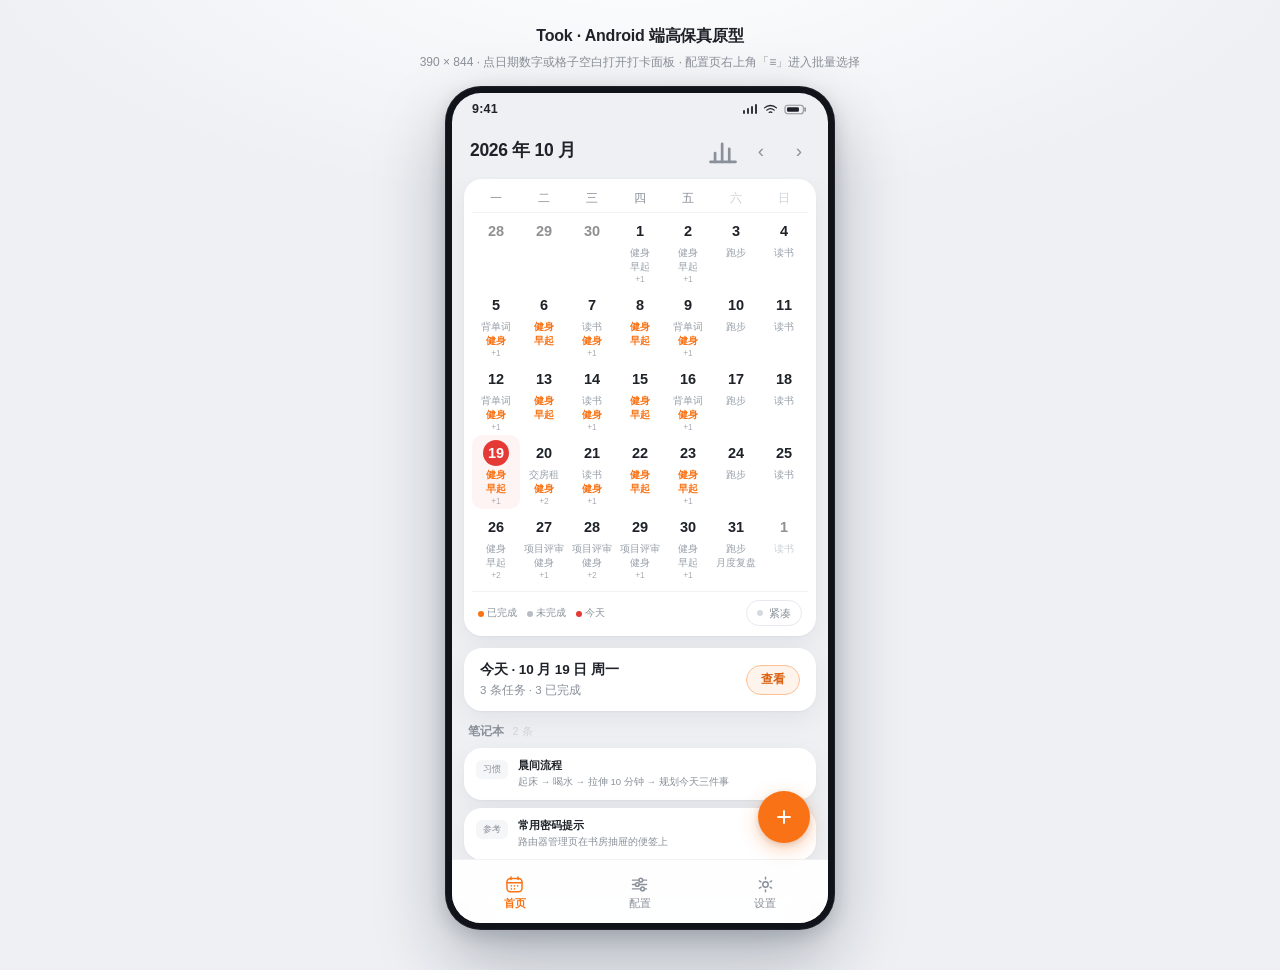
<file: prototype/android.html>
<!DOCTYPE html>
<html lang="zh-CN">
<head>
<meta charset="UTF-8" />
<meta name="viewport" content="width=device-width,initial-scale=1" />
<title>Took · Android 端原型</title>
<style>
  /* ================= 1 · 设计令牌（与 PC 端逐字一致） ================= */
  :root {
    --bg:#eef0f4; --surface:#ffffff; --line:#f0f2f5; --text:#1f2329; --text-2:#8a9099; --text-3:#ced3da;
    --today:#e53935; --accent:#f97316; --accent-weak:#fff4ec; --accent-line:#fbbf94; --accent-text:#d9600f;
    --radius:18px;
    /* 派生辅助令牌 */
    --stroke:#e6e9ee; --fill:#f4f6f8; --fill-2:#e9ecf1; --mute:#98a0aa; --track:#e2e6eb;
    --shadow: 0 1px 2px rgba(16,24,40,.04), 0 8px 28px rgba(16,24,40,.06);
  }

  * { box-sizing: border-box; margin: 0; padding: 0; }
  *[hidden] { display: none !important; }

  body {
    font-family: -apple-system, BlinkMacSystemFont, "Segoe UI", "PingFang SC", "Hiragino Sans GB", "Microsoft YaHei", sans-serif;
    background: radial-gradient(1100px 460px at 50% -8%, #ffffff 0%, rgba(255,255,255,0) 62%), var(--bg);
    color: var(--text);
    min-height: 100vh;
    display: flex; flex-direction: column; align-items: center;
    padding: 26px 16px 40px;
    -webkit-font-smoothing: antialiased;
  }

  /* ================= 2 · 舞台与手机框 ================= */
  .stage-head { text-align: center; margin-bottom: 14px; }
  .stage-head h1 { font-size: 1em; font-weight: 650; letter-spacing: -.2px; }
  .stage-head p { font-size: 0.75em; color: var(--text-2); margin-top: 6px; line-height: 1.6; }

  .phone {
    width: 390px; height: 844px; flex: none;
    background: #101319;
    border-radius: 36px;
    padding: 7px;
    box-shadow: 0 30px 70px rgba(16,24,40,.28), 0 6px 18px rgba(16,24,40,.16), inset 0 0 0 1px rgba(255,255,255,.06);
    position: relative;
  }
  .screen {
    position: relative; width: 100%; height: 100%;
    background: var(--bg); border-radius: 29px; overflow: hidden;
    display: flex; flex-direction: column;
    color: var(--text);
  }

  /* 深色主题：只覆盖令牌，不改结构 */
  /* 字号档位：子元素字号全用 em，改这里一整屏跟着放大 */
  .screen[data-size="large"] { font-size: 18px; }

  .screen[data-theme="dark"] {
    --bg:#15171b; --surface:#1d2026; --line:#2a2e36; --text:#eef0f3; --text-2:#9aa1ab; --text-3:#5b626c;
    --accent-weak:#2b1e13; --accent-line:#7c4620; --accent-text:#ffa763;
    --stroke:#333842; --fill:#242830; --fill-2:#23262d; --mute:#8d949d; --track:#3a3f48;
    --shadow: 0 1px 2px rgba(0,0,0,.3), 0 8px 28px rgba(0,0,0,.28);
  }

  /* ================= 3 · 假状态栏 ================= */
  .statusbar {
    flex: none; height: 30px; display: flex; align-items: center; justify-content: space-between;
    padding: 2px 20px 0; font-size: 0.78125em; font-weight: 600; letter-spacing: .2px; color: var(--text);
  }
  .sb-time { font-variant-numeric: tabular-nums; }
  .sb-icons { display: flex; align-items: center; gap: 6px; }
  .sb-bars { display: flex; align-items: flex-end; gap: 1.5px; height: 10px; }
  .sb-bars i { display: block; width: 2.5px; border-radius: 1px; background: currentColor; opacity: .9; }
  .sb-bars i:nth-child(1) { height: 4px; }
  .sb-bars i:nth-child(2) { height: 6px; }
  .sb-bars i:nth-child(3) { height: 8px; }
  .sb-bars i:nth-child(4) { height: 10px; }
  .sb-wifi { width: 15px; height: 11px; }
  .sb-batt { width: 24px; height: 11px; }

  /* ================= 4 · 顶部应用栏 ================= */
  .appbar {
    flex: none; height: 54px; display: flex; align-items: center; gap: 8px;
    padding: 0 12px 0 18px; background: var(--bg);
  }
  .bar-title { font-size: 1.09375em; font-weight: 650; letter-spacing: -.3px; }
  .bar-actions { margin-left: auto; display: flex; align-items: center; gap: 4px; }

  .icon-btn {
    width: 34px; height: 34px; border: 0; border-radius: 11px; background: transparent;
    color: var(--text-2); font-family: inherit; font-size: 1.1875em; line-height: 1;
    display: grid; place-items: center; cursor: pointer;
    transition: background .15s, color .15s, transform .1s;
    -webkit-tap-highlight-color: transparent;
  }
  .icon-btn:hover { background: var(--fill-2); color: var(--text); }
  .icon-btn:active { transform: scale(.9); background: var(--stroke); }
  .icon-btn:focus-visible { outline: 2px solid var(--accent-line); outline-offset: 1px; }

  .icon-btn.bars { gap: 3.5px; align-content: center; }
  .icon-btn.bars i { display: block; width: 16px; height: 2px; border-radius: 2px; background: currentColor; transition: width .2s; }
  /* 选中态：主色圆底 + 白色 ✓ */
  .icon-btn.bars.on { background: var(--accent); color: #fff; }
  .icon-btn.bars.on:hover { background: var(--accent); color: #fff; filter: brightness(.96); }
  .icon-btn.bars svg { width: 16px; height: 16px; }
  .icon-btn.bars.on i { background: #fff; }

  .text-btn {
    border: 0; background: transparent; color: var(--accent-text); font-family: inherit;
    font-size: 0.84375em; font-weight: 600; padding: 6px 8px; border-radius: 9px; cursor: pointer;
    transition: background .15s, transform .1s;
  }
  .text-btn:hover { background: var(--accent-weak); }
  .text-btn:active { transform: scale(.95); }

  /* ================= 5 · 内容区与月历 ================= */
  .content { flex: 1; min-height: 0; overflow-y: auto; overflow-x: hidden; padding: 2px 12px 96px; overscroll-behavior: contain; }
  .content::-webkit-scrollbar { width: 0; }
  .page { display: block; }

  .cal-card { background: var(--surface); border-radius: var(--radius); padding: 12px 8px 10px; box-shadow: var(--shadow); }
  .weekdays {
    display: grid; grid-template-columns: repeat(7, 1fr);
    padding-bottom: 6px; border-bottom: 1px solid var(--line);
  }
  .weekdays span { text-align: center; font-size: 0.71875em; color: var(--text-2); font-weight: 500; }
  .weekdays span.we { color: var(--text-3); }

  .grid { display: grid; grid-template-columns: repeat(7, 1fr); }
  .cell {
    height: 74px; padding: 5px 1px 4px;
    display: flex; flex-direction: column; align-items: center;
    border-radius: 10px; cursor: pointer; position: relative;
    transition: background .15s;
    -webkit-tap-highlight-color: transparent;
  }
  .cal-card.compact .cell { height: 68px; padding: 4px 1px 3px; }
  .cal-card.compact .dnum { width: 24px; height: 24px; font-size: 0.8125em; }
  .cal-card.compact .tags { margin-top: 1px; }
  .cal-card.compact .tag { font-size: 0.59375em; line-height: 12px; }
  .cal-card.compact .more { font-size: 0.5em; line-height: 10px; }
  .cal-card.compact .dots { margin-top: 2px; height: 7px; gap: 2px; }
  .cal-card.compact .dot { width: 4px; height: 4px; border-width: 1.1px; }
  .cell:active { background: var(--fill); }
  .cell.today-cell { background: rgba(229,57,53,.055); }
  .cell.open { background: var(--accent-weak); }
  .cell.other { opacity: .5; }
  .cell:focus-visible { outline: 2px solid var(--accent-line); outline-offset: -2px; }

  .dnum {
    width: 26px; height: 26px; border-radius: 50%;
    display: grid; place-items: center;
    font-size: 0.90625em; font-weight: 560; line-height: 1;
    font-variant-numeric: tabular-nums; flex: none;
  }
  .dnum.today { background: var(--today); color: #fff; font-weight: 620; }

  .tags { width: 100%; margin-top: 2px; display: flex; flex-direction: column; gap: 1px; cursor: default; }
  .tag {
    font-size: 0.625em; line-height: 13px; text-align: center;
    white-space: nowrap; overflow: hidden; text-overflow: ellipsis;
    color: var(--mute); padding: 0 1px; border-radius: 3px;
  }
  .tag.done { color: var(--accent); font-weight: 680; }
  .more { font-size: 0.53125em; line-height: 11px; text-align: center; color: #aab0b8; font-variant-numeric: tabular-nums; }

  .dots { display: flex; gap: 2.5px; justify-content: center; margin-top: 6px; height: 8px; align-items: center; cursor: default; }
  .dot { width: 4.5px; height: 4.5px; border-radius: 50%; border: 1.2px solid #a4abb5; }
  .dot.on { background: var(--accent); border-color: var(--accent); }

  .cal-foot { display: flex; align-items: center; gap: 8px; margin-top: 8px; padding: 8px 6px 0; border-top: 1px solid var(--line); }
  .legend { display: flex; align-items: center; gap: 10px; font-size: 0.625em; color: var(--text-2); }
  .legend i { display: inline-block; width: 6px; height: 6px; border-radius: 50%; margin-right: 3px; vertical-align: middle; }
  .density-btn {
    margin-left: auto; display: flex; align-items: center; gap: 6px;
    height: 26px; padding: 0 10px; border: 1px solid var(--stroke); border-radius: 999px;
    background: var(--surface); color: var(--text-2); font-family: inherit; font-size: 0.6875em;
    cursor: pointer; transition: all .15s;
  }
  .density-btn::before { content: ''; width: 6px; height: 6px; border-radius: 50%; background: #d5dae1; }
  .density-btn[aria-checked="true"] { background: var(--accent-weak); border-color: var(--accent-line); color: var(--accent-text); font-weight: 600; }
  .density-btn[aria-checked="true"]::before { background: var(--accent); }
  .density-btn:active { transform: scale(.95); }

  /* 今日概览条 */
  .today-strip {
    margin-top: 12px; background: var(--surface); border-radius: var(--radius);
    padding: 13px 16px; box-shadow: var(--shadow); display: flex; align-items: center; gap: 12px;
  }
  .ts-main { min-width: 0; }
  .ts-title { font-size: 0.84375em; font-weight: 620; letter-spacing: -.1px; }
  .ts-sub { font-size: 0.71875em; color: var(--text-2); margin-top: 4px; }
  .ts-btn {
    margin-left: auto; flex: none; height: 30px; padding: 0 14px; border-radius: 999px;
    border: 1px solid var(--accent-line); background: var(--accent-weak); color: var(--accent-text);
    font-family: inherit; font-size: 0.75em; font-weight: 600; cursor: pointer; transition: transform .1s, filter .15s;
  }
  .ts-btn:active { transform: scale(.94); }

  /* 首页笔记本区（在今日概览条下面） */
  .home-notes { margin-top: 12px; }
  .home-notes[hidden] { display: none; }
  .hn-head { display: flex; align-items: center; gap: 8px; margin: 0 4px 8px; }
  .hn-title { font-size: 0.75em; font-weight: 600; color: var(--text-2); letter-spacing: .2px; }
  .hn-count { font-size: 0.6875em; color: var(--text-3); }
  .hn-more {
    margin-left: auto; padding: 2px 8px; border: 0; background: transparent; cursor: pointer;
    font-family: inherit; font-size: 0.71875em; color: var(--accent-text); border-radius: 6px;
  }
  .hn-more:active { background: var(--accent-weak); }
  .hn-list { display: flex; flex-direction: column; gap: 8px; }
  .hn-row {
    display: flex; align-items: flex-start; gap: 10px; width: 100%; text-align: left;
    padding: 11px 12px; background: var(--surface); border: 0; border-radius: var(--radius);
    box-shadow: var(--shadow); cursor: pointer; font-family: inherit; transition: transform .1s;
  }
  .hn-row:active { transform: scale(.985); }
  .hn-cat {
    flex: none; padding: 2px 7px; border-radius: 6px; background: var(--fill); color: var(--text-2);
    font-size: 0.6875em; line-height: 15px; margin-top: 1px;
  }
  .hn-main { min-width: 0; flex: 1; display: block; }
  .hn-main b { display: block; font-size: 0.8125em; font-weight: 600; color: var(--text); }
  .hn-main i {
    display: block; margin-top: 3px; font-style: normal; font-size: 0.71875em; color: var(--text-2);
    overflow: hidden; text-overflow: ellipsis; white-space: nowrap;
  }
  .hn-empty { padding: 14px 12px; background: var(--surface); border-radius: var(--radius); box-shadow: var(--shadow); }
  .hn-empty p { font-size: 0.71875em; color: var(--text-3); margin: 0; text-align: center; }

  /* ================= 6 · 配置页列表与设置 ================= */
  .group-title { font-size: 0.75em; font-weight: 600; color: var(--text-2); margin: 14px 4px 8px; letter-spacing: .2px; }
  .group-title:first-child { margin-top: 6px; }

  .rule-list { display: flex; flex-direction: column; gap: 8px; }
  .rule-row {
    display: flex; align-items: center; gap: 10px;
    padding: 12px 12px; background: var(--surface); border-radius: var(--radius); box-shadow: var(--shadow);
    cursor: pointer; transition: transform .1s, background .15s;
    -webkit-tap-highlight-color: transparent; user-select: none;
  }
  .rule-row:active { transform: scale(.99); }
  .rule-row:focus-visible { outline: 2px solid var(--accent-line); outline-offset: 1px; }
  .rule-row.off { opacity: .58; }
  .rule-row.picked { background: var(--accent-weak); }

  .sel-circle {
    width: 22px; height: 22px; border-radius: 50%; border: 1.8px solid #d5dae1;
    flex: none; display: grid; place-items: center; transition: all .15s; background: var(--surface);
  }
  .sel-circle.on { background: var(--accent); border-color: var(--accent); }
  .sel-circle.on::after {
    content: ''; width: 8px; height: 4.5px;
    border-left: 2px solid #fff; border-bottom: 2px solid #fff;
    transform: rotate(-45deg) translate(0.5px, -1px);
  }

  .badge { font-size: 0.625em; font-weight: 600; padding: 3px 7px; border-radius: 7px; flex: none; letter-spacing: .2px; }
  .badge.task { background: var(--accent-weak); color: var(--accent-text); }
  .badge.note { background: var(--fill); color: var(--text-2); }
  .badge.countdown { background: var(--fill-2); color: var(--text-2); }

  .rr-main { display: flex; flex-direction: column; gap: 4px; min-width: 0; flex: 1; }
  .rr-title { font-size: 0.875em; font-weight: 560; color: var(--text); white-space: nowrap; overflow: hidden; text-overflow: ellipsis; }
  .rr-sub { font-size: 0.6875em; color: var(--text-2); white-space: nowrap; overflow: hidden; text-overflow: ellipsis; }

  .sw {
    position: relative; width: 44px; height: 26px; flex: none; padding: 0;
    border: 0; border-radius: 999px; background: var(--track); cursor: pointer;
    transition: background .18s;
  }
  .sw::after {
    content: ''; position: absolute; top: 3px; left: 3px; width: 20px; height: 20px;
    border-radius: 50%; background: #fff; box-shadow: 0 1px 3px rgba(0,0,0,.18);
    transition: transform .18s;
  }
  .sw[aria-checked="true"] { background: var(--accent); }
  .sw[aria-checked="true"]::after { transform: translateX(18px); }
  .sw:focus-visible { outline: 2px solid var(--accent-line); outline-offset: 2px; }
  .sw:active { transform: scale(.96); }

  .set-card { background: var(--surface); border-radius: var(--radius); box-shadow: var(--shadow); overflow: hidden; }
  .set-row {
    display: flex; align-items: center; gap: 11px; padding: 13px 14px;
    border-bottom: 1px solid var(--line); cursor: pointer; transition: background .14s;
    -webkit-tap-highlight-color: transparent;
  }
  .set-row:last-child { border-bottom: 0; }
  .set-row:active { background: var(--fill); }
  .set-row:focus-visible { outline: 2px solid var(--accent-line); outline-offset: -2px; }
  .si { width: 30px; height: 30px; border-radius: 9px; display: grid; place-items: center; background: var(--fill); color: var(--text-2); flex: none; }
  .si svg { width: 16px; height: 16px; }
  .st { font-size: 0.84375em; }
  .sv { margin-left: auto; font-size: 0.75em; color: var(--text-2); }
  .chev { color: var(--text-3); font-size: 0.9375em; margin-left: 2px; }

  .perm-strip {
    margin-top: 10px; padding: 12px 14px; border-radius: 14px;
    background: var(--accent-weak); border: 1px solid var(--accent-line);
    display: flex; align-items: center; gap: 10px;
  }
  .perm-strip p { font-size: 0.6875em; line-height: 1.55; color: var(--accent-text); flex: 1; }
  .ghost-btn.sm { flex: none; height: 28px; padding: 0 11px; font-size: 0.71875em; border-radius: 999px; }
  .footnote { text-align: center; font-size: 0.65625em; color: var(--text-3); margin: 16px 0 4px; }

  /* ================= 7 · 底部导航 + 悬浮按钮 ================= */
  .tabbar {
    position: absolute; left: 0; right: 0; bottom: 0; height: 64px; z-index: 30;
    display: flex; background: rgba(255,255,255,.94); backdrop-filter: blur(14px);
    border-top: 1px solid var(--line); padding-bottom: 6px;
    transition: transform .24s cubic-bezier(.22,.9,.3,1);
  }
  .screen[data-theme="dark"] .tabbar { background: rgba(29,32,38,.94); }
  /* 导航样式：data-navstyle 控制图标 / 文字显隐 */
  .tabbar[data-navstyle="icon"] .tab span { display: none; }
  .tabbar[data-navstyle="text"] .tab svg { display: none; }
  .tab {
    flex: 1; border: 0; background: transparent; font-family: inherit; cursor: pointer;
    display: flex; flex-direction: column; align-items: center; justify-content: center; gap: 3px;
    font-size: 0.65625em; color: var(--text-2); padding-top: 7px;
    transition: color .15s, transform .1s; -webkit-tap-highlight-color: transparent;
  }
  .tab svg { width: 21px; height: 21px; }
  .tab:active { transform: scale(.94); }
  .tab.active { color: var(--accent); font-weight: 600; }
  .tab:focus-visible { outline: 2px solid var(--accent-line); outline-offset: -3px; border-radius: 12px; }

  .fab {
    position: absolute; right: 18px; bottom: 80px; z-index: 31;
    width: 52px; height: 52px; border: 0; border-radius: 50%;
    background: var(--accent); color: #fff; display: grid; place-items: center; cursor: pointer;
    box-shadow: 0 6px 18px rgba(249,115,22,.34), 0 2px 6px rgba(16,24,40,.14);
    transition: transform .16s, background .16s, box-shadow .16s, bottom .24s;
    -webkit-tap-highlight-color: transparent;
  }
  .fab svg { width: 22px; height: 22px; }
  .fab:active { transform: scale(.9); }
  .fab:focus-visible { outline: 2px solid #fff; outline-offset: 2px; }
  .fab.danger { background: var(--today); box-shadow: 0 6px 18px rgba(229,57,53,.34), 0 2px 6px rgba(16,24,40,.14); }
  .tab span { line-height: 1.1; }

  /* ================= 8 · 底部弹层 ================= */
  .sheet-mask {
    position: absolute; inset: 0; z-index: 50;
    background: rgba(18,22,30,.36);
    opacity: 0; pointer-events: none; transition: opacity .2s;
  }
  .sheet-mask.open { opacity: 1; pointer-events: auto; }
  .sheet {
    position: absolute; left: 0; right: 0; bottom: 0; max-height: 78%;
    display: flex; flex-direction: column;
    background: var(--surface); border-radius: 24px 24px 0 0;
    padding: 6px 14px 14px;
    box-shadow: 0 -12px 40px rgba(16,24,40,.18);
    transform: translateY(100%); transition: transform 220ms cubic-bezier(.22,.9,.3,1);
  }
  .sheet-mask.open .sheet { transform: translateY(0); }
  .sheet-grip { width: 38px; height: 4px; border-radius: 2px; background: var(--stroke); margin: 2px auto 10px; flex: none; }
  .sheet-head { display: flex; align-items: flex-start; gap: 10px; flex: none; }
  .sheet-titles { min-width: 0; }
  .sheet-date { font-size: 1em; font-weight: 650; letter-spacing: -.2px; }
  .sheet-sub { font-size: 0.71875em; color: var(--text-2); margin-top: 5px; }
  .sheet-x {
    margin-left: auto; flex: none; width: 28px; height: 28px; border: 0; border-radius: 9px;
    background: var(--fill); cursor: pointer; position: relative; transition: background .15s, transform .1s;
  }
  .sheet-x:active { transform: scale(.92); }
  .sheet-x::before, .sheet-x::after {
    content: ''; position: absolute; left: 50%; top: 50%; width: 11px; height: 1.6px;
    border-radius: 1px; background: var(--text-2);
  }
  .sheet-x::before { transform: translate(-50%, -50%) rotate(45deg); }
  .sheet-x::after { transform: translate(-50%, -50%) rotate(-45deg); }

  .sheet-list { margin-top: 14px; flex: 1; min-height: 0; overflow-y: auto; overscroll-behavior: contain; }
  .sheet-list::-webkit-scrollbar { width: 0; }
  .sheet-foot { flex: none; }
  .sheet-foot:empty { display: none; }
  .sheet-hint { margin-top: 12px; text-align: center; font-size: 0.6875em; line-height: 1.6; color: var(--text-2); }
  .sheet-empty { padding: 26px 0; text-align: center; font-size: 0.78125em; color: var(--text-3); }

  .mtask {
    width: 100%; display: flex; align-items: center; gap: 12px;
    padding: 12px 14px; border: 1px solid var(--line); border-radius: 14px;
    background: var(--surface); cursor: pointer; font-family: inherit; text-align: left;
    transition: background .15s, border-color .15s, transform .1s;
    -webkit-tap-highlight-color: transparent;
  }
  .mtask + .mtask { margin-top: 8px; }
  .mtask:active { transform: scale(.985); background: var(--fill); }
  .mtask:focus-visible { outline: 2px solid var(--accent-line); outline-offset: 1px; }
  .mtask.note { cursor: default; }
  .mtask.note:active { transform: none; background: var(--surface); }
  .mt-main { display: flex; flex-direction: column; gap: 4px; min-width: 0; flex: 1; }
  .mt-name { font-size: 0.875em; color: var(--text); }
  .mtask.on .mt-name { color: var(--accent); font-weight: 650; }
  .mt-sub { font-size: 0.6875em; color: var(--text-2); white-space: nowrap; overflow: hidden; text-overflow: ellipsis; }
  .mt-state { margin-left: auto; flex: none; font-size: 0.71875em; color: var(--text-3); }
  .mtask.on .mt-state { color: var(--accent); font-weight: 600; }
  .mt-badge { flex: none; font-size: 0.625em; padding: 3px 7px; border-radius: 7px; background: var(--fill); color: var(--text-2); }

  .tick {
    width: 22px; height: 22px; flex: none; position: relative;
    border: 1.6px solid #d9dee5; border-radius: 50%;
    transition: background .15s, border-color .15s;
  }
  .mtask.on .tick { background: var(--accent); border-color: var(--accent); }
  .tick::after {
    content: ''; position: absolute; left: 7px; top: 4px; width: 5px; height: 9px;
    border-right: 1.8px solid #fff; border-bottom: 1.8px solid #fff;
    transform: rotate(42deg) scale(0); transition: transform .16s;
  }
  .mtask.on .tick::after { transform: rotate(42deg) scale(1); }

  .panel-text { font-size: 0.8125em; line-height: 1.7; color: var(--text-2); padding: 2px 2px 8px; }
  .opt-list { display: flex; flex-direction: column; gap: 4px; }
  .opt {
    display: flex; align-items: center; gap: 10px; width: 100%; padding: 13px 12px;
    border: 0; border-radius: 12px; background: transparent; color: var(--text);
    font-family: inherit; font-size: 0.875em; text-align: left; cursor: pointer; transition: background .14s;
  }
  .opt:active { background: var(--fill); }
  .opt-mark { margin-left: auto; width: 18px; height: 18px; border-radius: 50%; border: 1.6px solid #d5dae1; flex: none; }
  .opt.on .opt-mark { border-color: var(--accent); background: var(--accent); box-shadow: inset 0 0 0 3.5px var(--surface); }

  .switchrow {
    display: flex; align-items: center; justify-content: space-between; gap: 12px;
    padding: 12px 14px; margin-top: 10px; border-radius: 14px;
    background: var(--surface); border: 1px solid var(--line);
  }
  .switchrow span { font-size: 0.84375em; }
  .switchrow small { display: block; font-size: 0.6875em; color: var(--text-2); margin-top: 3px; font-weight: 400; }

  .ghost-btn {
    flex: 1; height: 44px; border: 1px solid var(--stroke); border-radius: 13px;
    background: var(--surface); color: var(--text-2); font-family: inherit; font-size: 0.875em;
    cursor: pointer; transition: background .15s, transform .1s;
  }
  .ghost-btn:active { transform: scale(.98); background: var(--fill); }
  .danger-btn {
    flex: 1; height: 44px; border: 0; border-radius: 13px;
    background: var(--today); color: #fff; font-family: inherit; font-size: 0.875em; font-weight: 650;
    cursor: pointer; transition: filter .15s, transform .1s;
  }
  .danger-btn:active { transform: scale(.98); filter: brightness(.95); }
  .sheet-foot .ghost-btn, .sheet-foot .danger-btn { margin-top: 14px; }
  .sheet-foot .ghost-btn + .ghost-btn, .sheet-foot .ghost-btn + .danger-btn { margin-left: 10px; }
  .sheet-foot { display: flex; gap: 0; }
  .sheet-foot > .ghost-btn:only-child { margin-top: 12px; }

  /* ================= 9 · 完成提示 + 烟花画布 ================= */
  .done-toast {
    position: absolute; left: 50%; top: 84px; z-index: 60; pointer-events: none;
    display: flex; align-items: center; gap: 10px; padding: 10px 16px 10px 11px;
    max-width: 320px; border-radius: 16px; background: rgba(255,255,255,.98);
    box-shadow: 0 12px 32px rgba(16,24,40,.18), 0 2px 6px rgba(16,24,40,.08);
    opacity: 0; transform: translate(-50%, -12px);
    transition: opacity .22s, transform .22s;
  }
  .screen[data-theme="dark"] .done-toast { background: rgba(29,32,38,.98); }
  .done-toast.show { opacity: 1; transform: translate(-50%, 0); }
  .done-check { width: 30px; height: 30px; border-radius: 50%; background: var(--accent); display: grid; place-items: center; flex: none; }
  .done-check svg { width: 16px; height: 16px; }
  .done-toast.neutral .done-check { background: var(--fill-2); }
  .done-toast.neutral .done-check svg { color: var(--text-2); }
  .done-toast.neutral .done-check svg.tick-ok { display: none; }
  .done-toast .undo-ico { display: none; color: var(--text-2); }
  .done-toast.neutral .undo-ico { display: block; }
  .dtoast-title { font-size: 0.8125em; font-weight: 650; white-space: nowrap; overflow: hidden; text-overflow: ellipsis; }
  .dtoast-sub { font-size: 0.6875em; color: var(--text-2); margin-top: 3px; white-space: nowrap; overflow: hidden; text-overflow: ellipsis; }

  .fx-canvas { position: absolute; inset: 0; z-index: 70; pointer-events: none; }

  /* ================= 10 · 全屏编辑页 ================= */
  .editor-wrap {
    position: absolute; top: 30px; left: 0; right: 0; bottom: 0; z-index: 45;
    overflow: hidden; pointer-events: none;
  }
  .editor-wrap.open { pointer-events: auto; }
  .editor {
    position: absolute; inset: 0;
    background: var(--bg); display: flex; flex-direction: column;
    transform: translateX(100%); transition: transform 260ms cubic-bezier(.22,.9,.3,1);
    pointer-events: none;
  }
  .editor.open { transform: translateX(0); pointer-events: auto; }
  .ed-bar { padding-right: 12px; }

  /* ================= 笔记全屏编辑页：照 PC 的文档式排版 ================= */
  .note-screen { background: var(--surface); }
  .note-top {
    flex: none; display: flex; align-items: center; gap: 6px;
    height: 52px; padding: 0 10px; background: var(--surface); border-bottom: 1px solid var(--line);
  }
  .note-spacer { flex: 1; }
  .note-icon {
    flex: none; width: 34px; height: 34px; padding: 0; display: grid; place-items: center;
    border: 0; border-radius: 9px; background: transparent; color: var(--text); cursor: pointer;
    transition: background .14s;
  }
  .note-icon:active { background: var(--fill); }
  .note-icon svg { width: 19px; height: 19px; }
  .note-chip {
    flex: none; display: inline-flex; align-items: center; gap: 5px;
    height: 28px; padding: 0 10px; border: 0; border-radius: 8px;
    background: var(--fill); color: var(--text-2); font-family: inherit; font-size: 0.75em; cursor: pointer;
  }
  .note-chip:active { color: var(--accent-text); }
  .note-chip svg { width: 13px; height: 13px; }
  .note-more { position: relative; flex: none; }
  .note-menu {
    position: absolute; top: 38px; right: 0; z-index: 5; min-width: 132px; padding: 5px;
    background: var(--surface); border-radius: 12px; box-shadow: 0 10px 30px rgba(16,24,40,.18);
  }
  .note-menu[hidden] { display: none; }
  .note-menu button {
    display: block; width: 100%; padding: 9px 11px; border: 0; border-radius: 8px; background: transparent;
    font-family: inherit; font-size: 0.78125em; color: var(--text); text-align: left; cursor: pointer;
  }
  .note-menu button:active { background: var(--fill); }
  .note-menu button.danger { color: #e53935; }

  /* 整页当一张白纸来排：正文吃掉剩余全部高度，别只给中间一小块 */
  .note-scroll {
    flex: 1; min-height: 0; display: flex; flex-direction: column;
    overflow-y: auto; padding: 20px 20px 0;
  }
  .note-title {
    display: block; flex: none; width: 100%; border: 0; outline: none; background: transparent;
    padding: 0; height: auto; min-height: 42px;
    font-family: inherit; font-size: 1.625em; font-weight: 680; line-height: 1.35;
    letter-spacing: -.5px; color: var(--text);
  }
  .note-title::placeholder { color: var(--text-3); font-weight: 660; }
  .note-meta {
    flex: none; margin-top: 6px; font-size: 0.6875em; color: var(--text-3); letter-spacing: .2px;
  }
  .note-dates { flex: none; display: flex; align-items: center; gap: 6px; margin-top: 12px; }
  .note-dates[hidden] { display: none; }
  .note-date {
    flex: 1; min-width: 0; height: 34px; padding: 0 8px; border: 1px solid var(--line); border-radius: 9px;
    background: var(--surface); color: var(--text); font-family: inherit; font-size: 0.75em;
  }
  .note-date:focus { outline: none; border-color: var(--accent-line); }
  .note-dash { flex: none; color: var(--text-3); font-size: 0.75em; }
  .note-body {
    display: block; flex: 1 1 auto; width: 100%; min-height: 0; margin-top: 14px; padding: 0 0 18px;
    border: 0; outline: none; resize: none; background: transparent;
    font-family: inherit; font-size: 0.9375em; line-height: 1.85; color: var(--text);
  }
  .note-body::placeholder { color: var(--text-3); }
  .note-think {
    flex: none; align-self: flex-start; margin: 0 0 16px; padding: 6px 12px; border: 0; border-radius: 999px;
    background: #fff8e6; color: #b8860b; font-family: inherit; font-size: 0.71875em;
  }
  .note-think[disabled] { opacity: .75; cursor: default; }
  .ed-body { flex: 1; min-height: 0; overflow-y: auto; padding: 4px 14px 20px; overscroll-behavior: contain; }
  .ed-body::-webkit-scrollbar { width: 0; }
  .ed-foot { flex: none; padding: 10px 14px 16px; background: var(--surface); border-top: 1px solid var(--line); display: flex; gap: 10px; }

  .field { margin-bottom: 16px; }
  .field > label { display: block; font-size: 0.75em; color: var(--text-2); font-weight: 500; margin-bottom: 8px; }
  .label-gap { margin-top: 14px; display: block; font-size: 0.75em; color: var(--text-2); font-weight: 500; margin-bottom: 8px; }

  .input {
    width: 100%; height: 44px; border: 1px solid var(--stroke); border-radius: 12px;
    padding: 0 12px; font-size: 0.875em; color: var(--text); background: var(--surface);
    font-family: inherit; outline: none; transition: border-color .15s, box-shadow .15s;
  }
  .input:focus { border-color: var(--accent-line); box-shadow: 0 0 0 3px rgba(249,115,22,.1); }
  textarea.input { height: auto; min-height: 76px; padding: 10px 12px; line-height: 1.55; resize: none; }

  .seg { display: flex; gap: 3px; padding: 3px; border-radius: 12px; background: var(--fill-2); margin-top: 9px; }
  .seg:first-child { margin-top: 0; }
  .seg button {
    flex: 1; height: 36px; border: 0; border-radius: 9px; background: transparent;
    color: var(--text-2); font-family: inherit; font-size: 0.78125em; cursor: pointer;
    transition: background .15s, color .15s, transform .1s, box-shadow .15s;
    -webkit-tap-highlight-color: transparent;
  }
  .seg button:active { transform: scale(.97); }
  .seg button[aria-pressed="true"] {
    background: var(--surface); color: var(--text); font-weight: 620;
    box-shadow: 0 1px 2px rgba(16,24,40,.08);
  }

  .chips { display: flex; gap: 8px; margin-top: 10px; }
  .chip {
    flex: 1; height: 40px; border: 1px solid var(--stroke); border-radius: 11px;
    background: var(--surface); color: var(--text-2); font-family: inherit; font-size: 0.8125em;
    cursor: pointer; transition: all .15s; -webkit-tap-highlight-color: transparent;
  }
  .chip:active { transform: scale(.94); }
  .chip[aria-pressed="true"] { background: var(--accent-weak); border-color: var(--accent-line); color: var(--accent-text); font-weight: 650; }

  .hintline { font-size: 0.6875em; line-height: 1.6; color: var(--text-2); margin-top: 8px; }
  .row2 { display: flex; gap: 10px; margin-top: 12px; }
  .row2 > div { flex: 1; min-width: 0; }
  .mini { display: block; font-size: 0.6875em; color: var(--text-2); margin-bottom: 6px; }
  .inline-field { display: flex; align-items: center; gap: 8px; margin-top: 10px; font-size: 0.8125em; color: var(--text-2); }
  .inline-field .input { width: 84px; text-align: center; }

  .btn-primary {
    width: 100%; height: 48px; border: 0; border-radius: 14px;
    background: var(--accent); color: #fff; font-family: inherit; font-size: 0.9375em; font-weight: 650;
    cursor: pointer; transition: filter .15s, transform .1s;
  }
  .btn-primary:active { transform: scale(.985); filter: brightness(.95); }
  .btn-primary:focus-visible { outline: 2px solid var(--accent-line); outline-offset: 2px; }

  /* ================= 12 · 规则任务行 / 预设 chip / 分类 chip ================= */
  .seg.wrap { flex-wrap: wrap; }
  .seg.wrap button { flex: 1 1 30%; min-width: 64px; }
  .badge.rule { background: var(--accent-weak); color: var(--accent-text); }
  .badge.notebook { background: var(--fill); color: var(--text-2); }
  .chips.wrap { flex-wrap: wrap; gap: 6px; }
  .chips.wrap .chip { flex: 0 0 auto; height: 32px; padding: 0 12px; font-size: 0.75em; }

  .taskline { display: flex; align-items: center; gap: 8px; margin-top: 8px; }
  .taskline .input { flex: 1; min-width: 0; }
  .taskline .sw { width: 38px; height: 22px; }
  .taskline .sw::after { width: 16px; height: 16px; }
  .taskline .sw[aria-checked="true"]::after { transform: translateX(16px); }
  .taskline .icon-btn { width: 30px; height: 30px; background: var(--fill); border-radius: 9px; font-size: 1em; }
  .ghost-btn.full { flex: none; width: 100%; height: 40px; margin-top: 8px; }

  .cat-chip {
    display: inline-block; font-size: 0.9em; padding: 1px 6px; border-radius: 6px;
    background: var(--fill-2); color: var(--text-2); margin-right: 5px; vertical-align: 1px;
  }
  .rr-sub .cat-chip[role="button"] { cursor: pointer; }
  .rr-sub .cat-chip.on { background: var(--accent-weak); color: var(--accent-text); font-weight: 600; }

  /* ================= 13 · 统计分析（手机布局） ================= */
  #anBar .bar-title { font-size: 0.9375em; }
  .an-dd { position: relative; flex: 1; min-width: 0; }
  .an-dd.mini { flex: none; }
  .an-dd.mini.s-range { width: 86px; }
  .an-dd.mini.s-type { width: 98px; }
  .an-dd.mini .an-dd-btn { height: 32px; padding: 0 8px; gap: 4px; font-size: 0.6875em; }
  .an-dd-btn {
    width: 100%; height: 36px; display: flex; align-items: center; gap: 6px; padding: 0 10px;
    border: 1px solid var(--stroke); border-radius: 11px; background: var(--surface);
    color: var(--text); font-family: inherit; font-size: 0.75em; cursor: pointer;
    transition: border-color .15s, background .15s;
  }
  .an-dd-btn:active { background: var(--fill); }
  .an-dd-btn .k { color: var(--text-2); flex: none; }
  .an-dd-btn b { font-weight: 620; margin-left: auto; white-space: nowrap; overflow: hidden; text-overflow: ellipsis; }
  .an-dd-btn .chev { font-size: 0.9em; margin-left: 0; transition: transform .18s; }
  .an-dd.open .an-dd-btn { border-color: var(--accent-line); }
  .an-dd.open .an-dd-btn b { color: var(--accent-text); }
  .an-dd.open .an-dd-btn .chev { transform: rotate(90deg); }
  .an-dd-panel {
    position: absolute; left: 0; right: 0; top: calc(100% + 6px); z-index: 40;
    background: var(--surface); border: 1px solid var(--stroke); border-radius: 12px;
    box-shadow: var(--shadow); padding: 5px; max-height: 240px; overflow-y: auto;
  }
  .an-dd-panel[hidden] { display: none; }
  .an-dd-item {
    display: flex; align-items: center; width: 100%; padding: 9px 10px; border: 0; border-radius: 8px;
    background: transparent; color: var(--text-2); font-family: inherit; font-size: 0.75em;
    text-align: left; cursor: pointer;
  }
  .an-dd-item:active { background: var(--fill); }
  .an-dd-item.on { background: var(--accent-weak); color: var(--accent-text); font-weight: 640; }

  .an-body { padding: 0 12px 24px; }
  .an-meta { display: flex; align-items: center; gap: 8px; margin: 2px 4px 10px; font-size: 0.6875em; color: var(--text-2); }
  .an-meta b { color: var(--text); font-weight: 640; font-variant-numeric: tabular-nums; }
  .an-meta .dot { flex: none; width: 3px; height: 3px; border-radius: 50%; background: var(--text-3); }
  .an-meta span { white-space: nowrap; overflow: hidden; text-overflow: ellipsis; }

  .an-kpis { display: grid; grid-template-columns: repeat(2, minmax(0, 1fr)); gap: 10px; }
  .an-kpi { background: var(--surface); border-radius: var(--radius); box-shadow: var(--shadow); padding: 12px 13px 13px; }
  .an-kpi-label { font-size: 0.6875em; color: var(--text-2); white-space: nowrap; overflow: hidden; text-overflow: ellipsis; }
  .an-kpi-num { margin-top: 7px; display: flex; align-items: baseline; gap: 4px; }
  .an-kpi-num b { font-size: 1.5em; font-weight: 680; letter-spacing: -.6px; font-variant-numeric: tabular-nums; }
  .an-kpi-num span { font-size: 0.6875em; color: var(--text-2); }
  .an-kpi-sub { margin-top: 6px; font-size: 0.625em; color: var(--text-2); white-space: nowrap; overflow: hidden; text-overflow: ellipsis; }
  .an-kpi-delta { margin-top: 5px; font-size: 0.625em; color: var(--text-3); white-space: nowrap; overflow: hidden; text-overflow: ellipsis; }
  .an-kpi-delta.up { color: var(--accent-text); }
  .an-kpi-delta.down { color: var(--today); }

  .an-card { margin-top: 12px; padding: 13px 14px 14px; }
  .an-card-head { display: flex; align-items: flex-start; justify-content: space-between; gap: 10px; margin-bottom: 12px; }
  .an-card-head h3 { font-size: 0.8125em; font-weight: 660; letter-spacing: -.1px; }
  .an-card-head p { margin-top: 4px; font-size: 0.65625em; line-height: 1.5; color: var(--text-2); }
  .an-legend { flex: none; display: flex; align-items: center; gap: 10px; font-size: 0.625em; color: var(--text-2); }
  .an-legend i { display: inline-block; width: 7px; height: 7px; border-radius: 2px; margin-right: 4px; vertical-align: middle; }

  .an-plot { display: flex; align-items: flex-end; gap: 3px; height: 132px; padding: 4px 0 0; overflow-x: auto; overscroll-behavior: contain; }
  .an-plot::-webkit-scrollbar { height: 0; }
  .an-bar { flex: 1 1 0; min-width: 6px; height: 100%; display: flex; align-items: flex-end; }
  .an-bar-col { position: relative; width: 100%; background: var(--track); border-radius: 4px 4px 2px 2px; }
  .an-bar-col i { position: absolute; left: 0; right: 0; bottom: 0; border-radius: 0 0 2px 2px; background: var(--accent); }
  .an-xlabels { display: flex; gap: 3px; margin-top: 7px; font-size: 0.5em; color: var(--text-3); }
  .an-xlabels span { flex: 1 1 0; min-width: 6px; text-align: center; white-space: nowrap; overflow: hidden; }

  .hb { display: flex; align-items: center; gap: 8px; margin-top: 10px; font-size: 0.71875em; }
  .hb:first-child { margin-top: 0; }
  .hb-name { flex: none; width: 72px; color: var(--text-2); white-space: nowrap; overflow: hidden; text-overflow: ellipsis; }
  .hb-track { flex: 1; height: 8px; border-radius: 999px; background: var(--fill-2); overflow: hidden; }
  .hb-track i { display: block; height: 100%; border-radius: 999px; background: var(--accent); }
  .hb-val { flex: none; color: var(--text-2); font-variant-numeric: tabular-nums; }
  .hb.top .hb-name { color: var(--text); font-weight: 620; }

  .d-row { padding: 10px 0; border-bottom: 1px solid var(--line); }
  .d-row:last-child { border-bottom: 0; padding-bottom: 0; }
  .d-head { display: flex; align-items: baseline; gap: 8px; }
  .d-title { flex: 1; min-width: 0; font-size: 0.78125em; white-space: nowrap; overflow: hidden; text-overflow: ellipsis; }
  .d-rate { flex: none; font-size: 0.75em; font-weight: 640; font-variant-numeric: tabular-nums; }
  .d-sub { margin-top: 4px; font-size: 0.625em; color: var(--text-2); }
  .d-bar { margin-top: 6px; height: 6px; border-radius: 999px; background: var(--fill-2); overflow: hidden; }
  .d-bar i { display: block; height: 100%; border-radius: 999px; background: var(--accent); }

  @media (prefers-reduced-motion: reduce) {
    * { transition-duration: .01ms !important; animation-duration: .01ms !important; }
  }
</style>
</head>
<body>

<div class="stage-head">
  <h1>Took · Android 端高保真原型</h1>
  <p>390 × 844 · 点日期数字或格子空白打开打卡面板 · 配置页右上角「≡」进入批量选择</p>
</div>

<div class="phone">
  <div class="screen" id="screen" data-theme="light">

    <!-- 假状态栏 -->
    <div class="statusbar">
      <span class="sb-time">9:41</span>
      <span class="sb-icons">
        <span class="sb-bars"><i></i><i></i><i></i><i></i></span>
        <svg class="sb-wifi" viewBox="0 0 16 12" fill="none" stroke="currentColor" stroke-width="1.4" stroke-linecap="round">
          <path d="M1.5 4.2a9.5 9.5 0 0 1 13 0" /><path d="M4 6.7a6 6 0 0 1 8 0" /><path d="M6.6 9.1a2.6 2.6 0 0 1 2.8 0" />
        </svg>
        <svg class="sb-batt" viewBox="0 0 26 12" fill="none">
          <rect x="1" y="1.4" width="20" height="9.2" rx="2.8" stroke="currentColor" stroke-width="1.2" opacity=".45" />
          <rect x="3.2" y="3.6" width="13" height="4.8" rx="1.4" fill="currentColor" />
          <path d="M23 4.5v3" stroke="currentColor" stroke-width="1.8" stroke-linecap="round" opacity=".45" />
        </svg>
      </span>
    </div>

    <!-- 首页应用栏 -->
    <header class="appbar" id="homeBar">
      <div class="bar-title" id="monthTitle">2026 年 10 月</div>
      <div class="bar-actions">
        <button type="button" class="icon-btn" id="navAnalysis" aria-label="统计分析" title="统计分析">
          <svg viewBox="0 0 24 24" fill="none" stroke="currentColor" stroke-width="1.9" stroke-linecap="round" stroke-linejoin="round">
            <path d="M3.2 20.4h17.6" /><path d="M6.4 20.4v-6.2M11.4 20.4V7.6M16.4 20.4v-9.2" />
          </svg>
        </button>
        <button type="button" class="icon-btn" id="prevMonth" aria-label="上个月" title="上个月">‹</button>
        <button type="button" class="icon-btn" id="nextMonth" aria-label="下个月" title="下个月">›</button>
      </div>
    </header>

    <!-- 配置页应用栏 -->
    <header class="appbar" id="configBar" hidden>
      <div class="bar-title" id="configTitle">配置</div>
      <div class="bar-actions">
        <button type="button" class="icon-btn bars" id="selectToggle" role="button" aria-pressed="false"
                aria-label="进入选择" title="批量选择">
          <i></i><i></i><i></i>
        </button>
      </div>
    </header>

    <!-- 设置页应用栏 -->
    <header class="appbar" id="settingsBar" hidden>
      <div class="bar-title">设置</div>
    </header>

    <!-- 内容区 -->
    <main class="content" id="content">

      <!-- 首页 -->
      <section class="page" id="homePage">
        <div class="cal-card" id="calCard">
          <div class="weekdays" id="weekdays"></div>
          <div class="grid" id="grid"></div>
          <div class="cal-foot">
            <div class="legend">
              <span><i style="background:#f97316"></i>已完成</span>
              <span><i style="background:#b8bdc4"></i>未完成</span>
              <span><i style="background:#e53935"></i>今天</span>
            </div>
            <button type="button" class="density-btn" id="densityToggle" role="switch" aria-checked="false"
                    aria-label="紧凑档显示圆点">紧凑</button>
          </div>
        </div>

        <div class="today-strip">
          <div class="ts-main">
            <div class="ts-title" id="stripTitle">今天 · 10 月 19 日 周一</div>
            <div class="ts-sub" id="stripSub"></div>
          </div>
          <button type="button" class="ts-btn" id="stripOpen">查看</button>
        </div>

        <!-- 笔记本：不排期、不进日历，单独在首页下方给个入口 -->
        <section class="home-notes" id="homeNotes" hidden>
          <div class="hn-head">
            <span class="hn-title">笔记本</span>
            <span class="hn-count" id="hnCount"></span>
            <button type="button" class="hn-more" id="hnMore">全部 ›</button>
          </div>
          <div class="hn-list" id="hnList"></div>
        </section>
      </section>

      <!-- 配置页 -->
      <section class="page" id="configPage" hidden>
        <div class="group-title">规则</div>
        <div class="rule-list" id="ruleList"></div>
        <div class="set-card" id="ruleEmpty" hidden>
          <p class="sheet-empty">还没有任何规则，点右下角 + 新建一条</p>
        </div>

        <p class="footnote">Took · 周期打卡日历 · 一个周期只打卡一次</p>
      </section>

      <!-- 设置页 -->
      <section class="page" id="settingsPage" hidden>
        <div class="group-title">常规</div>
        <div class="set-card">
          <div class="set-row" data-set="startPage" role="button" tabindex="0">
            <span class="st">默认启动页</span><span class="sv" data-val="startPage">首页</span><span class="chev">›</span>
          </div>
          <div class="set-row" data-set="week" role="button" tabindex="0">
            <span class="st">周起始日</span><span class="sv" data-val="week">周一</span><span class="chev">›</span>
          </div>
          <div class="set-row" data-set="lang" role="button" tabindex="0">
            <span class="st">语言</span><span class="sv" data-val="lang">简体中文</span><span class="chev">›</span>
          </div>
        </div>

        <div class="group-title">外观</div>
        <div class="set-card">
          <div class="set-row" data-set="theme" role="button" tabindex="0">
            <span class="st">主题</span><span class="sv" data-val="theme">浅色</span><span class="chev">›</span>
          </div>
          <div class="set-row" data-set="density" role="button" tabindex="0">
            <span class="st">日历密度</span><span class="sv" data-val="density">标签档</span><span class="chev">›</span>
          </div>
          <div class="set-row" data-set="size" role="button" tabindex="0">
            <span class="st">字号</span><span class="sv" data-val="size">标准</span><span class="chev">›</span>
          </div>
        </div>

        <div class="group-title">提醒</div>
        <div class="set-card">
          <div class="set-row" data-set="permNotify" role="button" tabindex="0">
            <span class="st">通知权限</span><span class="sv" data-val="permNotify">已开启</span><span class="chev">›</span>
          </div>
          <div class="set-row" data-set="permAlarm" role="button" tabindex="0">
            <span class="st">精确闹钟权限</span><span class="sv" data-val="permAlarm">已开启</span><span class="chev">›</span>
          </div>
          <div class="set-row" data-set="snooze" role="button" tabindex="0">
            <span class="st">贪睡时长</span><span class="sv" data-val="snooze">5 分钟</span><span class="chev">›</span>
          </div>
          <div class="set-row" data-set="catchUp" role="button" tabindex="0">
            <span class="st">错过提醒补弹</span><span class="sv" data-val="catchUp">开</span><span class="chev">›</span>
          </div>
        </div>

        <div class="group-title">导航设置</div>
        <div class="set-card">
          <div class="set-row" data-set="navStyle" role="button" tabindex="0">
            <span class="st">底部导航样式</span><span class="sv" data-val="navStyle">图标 + 文字</span><span class="chev">›</span>
          </div>
        </div>
        <div class="perm-strip">
          <p>配置页右上角的三杠按钮用于批量选择规则，选中后右下角按钮变为删除。</p>
        </div>

        <div class="group-title">同步</div>
        <div class="set-card">
          <div class="set-row" data-set="syncUrl" role="button" tabindex="0">
            <span class="st">服务地址</span><span class="sv" data-val="syncUrl">未配置</span><span class="chev">›</span>
          </div>
          <div class="set-row" data-set="syncToken" role="button" tabindex="0">
            <span class="st">Bearer Token</span><span class="sv" data-val="syncToken">未配置</span><span class="chev">›</span>
          </div>
          <div class="set-row" data-set="syncTest" role="button" tabindex="0">
            <span class="st">测试连接</span><span class="sv" data-val="syncTest">尚未测试</span><span class="chev">›</span>
          </div>
          <div class="set-row" data-set="autoDiscover" role="button" tabindex="0">
            <span class="st">自动发现</span><span class="sv" data-val="autoDiscover">开</span><span class="chev">›</span>
          </div>
          <div class="set-row" data-set="syncState" role="button" tabindex="0">
            <span class="st">同步状态</span><span class="sv" data-val="syncState">已同步 3 分钟前</span><span class="chev">›</span>
          </div>
        </div>
        <div class="perm-strip">
          <p>默认局域网直连：后端跑在 NAS / 常开电脑上，客户端自动发现，不经过公网。同一周期在两端各打一次卡时，以「先打卡的一端」为准。</p>
        </div>

        <div class="group-title">数据</div>
        <div class="set-card">
          <div class="set-row" data-set="export" role="button" tabindex="0">
            <span class="st">导出全量备份</span><span class="sv">JSON</span><span class="chev">›</span>
          </div>
          <div class="set-row" data-set="wipe" role="button" tabindex="0">
            <span class="st">清空全部数据</span><span class="sv">不可撤销</span><span class="chev">›</span>
          </div>
          <div class="set-row" data-set="stats" role="button" tabindex="0">
            <span class="st">统计口径</span><span class="sv">说明</span><span class="chev">›</span>
          </div>
        </div>

        <div class="group-title">关于</div>
        <div class="set-card">
          <div class="set-row" data-set="about" role="button" tabindex="0">
            <span class="st">关于 Took</span><span class="sv">v0.1 原型</span><span class="chev">›</span>
          </div>
        </div>

        <p class="footnote">Took · 周期打卡日历 · 一个周期只打卡一次</p>
      </section>
    </main>

    <!-- 悬浮按钮 -->
    <button type="button" class="fab" id="fab" aria-label="新增" title="新增"></button>

    <!-- 底部导航 -->
    <nav class="tabbar" id="tabbar" role="tablist" aria-label="主导航">
      <button type="button" class="tab active" data-tab="home" role="tab" aria-selected="true">
        <svg viewBox="0 0 24 24" fill="none" stroke="currentColor" stroke-width="1.7" stroke-linecap="round" stroke-linejoin="round">
          <rect x="3.4" y="5.2" width="17.2" height="15.2" rx="4" /><path d="M8 3.4v3M16 3.4v3M3.4 10h17.2" />
          <circle cx="8.4" cy="13.6" r=".9" fill="currentColor" stroke="none" /><circle cx="12" cy="13.6" r=".9" fill="currentColor" stroke="none" />
          <circle cx="15.6" cy="13.6" r=".9" fill="currentColor" stroke="none" /><circle cx="8.4" cy="17" r=".9" fill="currentColor" stroke="none" />
          <circle cx="12" cy="17" r=".9" fill="currentColor" stroke="none" />
        </svg>
        <span>首页</span>
      </button>
      <button type="button" class="tab" data-tab="config" role="tab" aria-selected="false">
        <svg viewBox="0 0 24 24" fill="none" stroke="currentColor" stroke-width="1.7" stroke-linecap="round">
          <path d="M4 7h7M16 7h4M4 12h3M12 12h8M4 17h9M18 17h2" />
          <circle cx="13.5" cy="7" r="2.1" /><circle cx="9.5" cy="12" r="2.1" /><circle cx="15.5" cy="17" r="2.1" />
        </svg>
        <span>配置</span>
      </button>
      <button type="button" class="tab" data-tab="settings" role="tab" aria-selected="false">
        <svg viewBox="0 0 24 24" fill="none" stroke="currentColor" stroke-width="1.7" stroke-linecap="round">
          <circle cx="12" cy="12" r="3.1" />
          <path d="M12 3.6v2.1M12 18.3v2.1M5 7.9l1.8 1M17.2 15.1l1.8 1M5 16.1l1.8-1M17.2 8.9l1.8-1" />
        </svg>
        <span>设置</span>
      </button>
    </nav>

    <!-- 底部弹层 -->
    <div class="sheet-mask" id="sheetMask" hidden>
      <div class="sheet" id="sheetEl" role="dialog" aria-modal="true" aria-labelledby="sheetTitle">
        <div class="sheet-grip"></div>
        <div class="sheet-head">
          <div class="sheet-titles">
            <div class="sheet-date" id="sheetTitle"></div>
            <div class="sheet-sub" id="sheetSub"></div>
          </div>
          <button type="button" class="sheet-x" id="sheetClose" aria-label="关闭"></button>
        </div>
        <div class="sheet-list" id="sheetList"></div>
        <div class="sheet-foot" id="sheetFoot"></div>
      </div>
    </div>

    <!-- 完成提示 -->
    <div class="done-toast" id="doneToast" role="status" aria-live="polite">
      <span class="done-check">
        <svg class="tick-ok" viewBox="0 0 24 24" fill="none" stroke="#fff" stroke-width="2.6" stroke-linecap="round" stroke-linejoin="round">
          <path d="M4.5 12.6l4.8 4.8L19.5 7" />
        </svg>
        <svg class="undo-ico" viewBox="0 0 24 24" fill="none" stroke="currentColor" stroke-width="2" stroke-linecap="round" stroke-linejoin="round">
          <path d="M6 10.5h8.5a4.5 4.5 0 0 1 0 9H9" /><path d="M9.5 6.5L6 10.5l3.5 4" />
        </svg>
      </span>
      <span>
        <div class="dtoast-title" id="toastTitle"></div>
        <div class="dtoast-sub" id="toastSub"></div>
      </span>
    </div>

    <!-- 全屏编辑页（从右侧滑入） -->
    <div class="editor-wrap" id="editorWrap">
    <section class="editor" id="editor" aria-hidden="true" aria-label="编辑任务">
      <header class="appbar ed-bar">
        <button type="button" class="text-btn" id="edBack">‹ 返回</button>
        <div class="bar-title" id="edTitle">新增</div>
      </header>

      <div class="ed-body" id="edBody">
        <div class="field" id="bookBlock" hidden>
          <label>分类</label>
          <div class="set-card">
            <div class="set-row" id="fBookCat" role="button" tabindex="0">
              <span class="si">
                <svg viewBox="0 0 24 24" fill="none" stroke="currentColor" stroke-width="1.7" stroke-linecap="round" stroke-linejoin="round">
                  <path d="M3.5 7.2a2 2 0 0 1 2-2h3.4l2 2.2h5.6a2 2 0 0 1 2 2v7.4a2 2 0 0 1-2 2H5.5a2 2 0 0 1-2-2V7.2Z" />
                </svg>
              </span>
              <span class="st">分类</span><span class="sv" id="fBookCatVal">未分类</span><span class="chev">›</span>
            </div>
          </div>
        </div>

        <div class="field">
          <label for="fName">名称</label>
          <input class="input" id="fName" maxlength="20" placeholder="例如：健身" autocomplete="off" />
        </div>

        <div class="field">
          <label>类型</label>
          <div class="seg" id="fKind" role="group" aria-label="类型">
            <button type="button" data-kind="rule" aria-pressed="true">规则</button>
            <button type="button" data-kind="note" aria-pressed="false">记事</button>
            <button type="button" data-kind="countdown" aria-pressed="false">倒数日</button>
            <button type="button" data-kind="notebook" aria-pressed="false">笔记</button>
          </div>
        </div>

        <div class="field" id="taskBlock">
          <label>任务</label>
          <div id="fTaskList"></div>
          <button type="button" class="ghost-btn full" id="fTaskAdd">＋ 添加任务</button>
          <div class="hintline">重复与提醒对规则下所有任务共享；打卡按任务独立，勾掉一个不影响另一个。</div>
        </div>

        <div class="field" id="targetBlock" hidden>
          <label for="fTarget">目标日期</label>
          <input class="input" type="date" id="fTarget" />
          <div class="hintline">倒数日只显示倒数，不进入日历格子，也不打卡。</div>
        </div>

        <div class="field" id="repeatBlock">
          <label>重复方式</label>
          <div class="seg wrap" id="fRepeat" role="group" aria-label="重复方式">
            <button type="button" data-repeat="weekly" aria-pressed="true">每周</button>
            <button type="button" data-repeat="every" aria-pressed="false">每 N 天</button>
            <button type="button" data-repeat="monthly" aria-pressed="false">每月</button>
            <button type="button" data-repeat="yearly" aria-pressed="false">每年</button>
            <button type="button" data-repeat="none" aria-pressed="false">不重复</button>
          </div>

          <div id="weekdayBlock">
            <div class="chips" id="fWeekdays" role="group" aria-label="每周固定几天"></div>
            <div class="hintline">一个周期只打卡一次：本周任一天打卡，本周所有命中日一起变已完成。</div>
          </div>

          <div id="everyBlock" hidden>
            <div class="inline-field">
              <span>每</span>
              <input class="input" type="number" id="fEvery" min="1" max="3660" inputmode="numeric" />
              <span>天一次</span>
            </div>
            <div class="chips wrap" id="fEveryPresets" role="group" aria-label="每 N 天预设"></div>
            <div class="hintline">从开始日期起每 N 天为一段，每段只打卡一次（最长 3660 天）。</div>
          </div>

          <div id="monthlyBlock" hidden>
            <div class="inline-field">
              <span>每月</span>
              <input class="input" type="number" id="fMonthDay" min="1" max="31" inputmode="numeric" />
              <span>日</span>
            </div>
            <div class="switchrow">
              <span>每月最后一天<small>开启后忽略上面的日期</small></span>
              <button type="button" class="sw" id="fMonthLast" role="switch" aria-checked="false" aria-label="每月最后一天"></button>
            </div>
            <div class="hintline">大月没有 31 日时落在该月最后一天；该月只有一次。</div>
          </div>

          <div id="yearlyBlock" hidden>
            <div class="inline-field">
              <span>每年</span>
              <input class="input" type="number" id="fYearMonth" min="1" max="12" inputmode="numeric" />
              <span>月</span>
              <input class="input" type="number" id="fYearDay" min="1" max="31" inputmode="numeric" />
              <span>日</span>
            </div>
            <div class="hintline">2 月 29 日在平年会落在 2 月 28 日；其余月份按当月天数钳制。</div>
          </div>

          <div class="row2" id="rangeBlock">
            <div>
              <label class="mini" for="fStart">开始日期</label>
              <input class="input" type="date" id="fStart" />
            </div>
            <div>
              <label class="mini" for="fEnd">结束日期</label>
              <input class="input" type="date" id="fEnd" />
            </div>
          </div>
        </div>

        <div class="field" id="noteBlock" hidden>
          <div class="row2" style="margin-top:0">
            <div>
              <label class="mini" for="fDate">日期</label>
              <input class="input" type="date" id="fDate" />
            </div>
            <div>
              <label class="mini" for="fDateEnd">结束日期</label>
              <input class="input" type="date" id="fDateEnd" />
            </div>
          </div>
          <div class="hintline">结束日期留空表示只在当天；两处都留空则不排期。</div>
          <label class="label-gap" for="fBody">正文</label>
          <textarea class="input" id="fBody" maxlength="120" placeholder="写点什么"></textarea>
        </div>

        <div class="field" id="notebookBlock" hidden>
          <label for="fBookBody">正文</label>
          <textarea class="input" id="fBookBody" maxlength="2000" placeholder="随手记点什么"></textarea>
          <div class="hintline">笔记没有日期，不进日历，也不打卡。</div>
        </div>

        <div class="field" id="remindField">
          <label>提醒</label>
          <div class="seg" id="fRemind" role="group" aria-label="提醒方式">
            <button type="button" data-remind="none" aria-pressed="true">不提醒</button>
            <button type="button" data-remind="notify" aria-pressed="false">通知</button>
            <button type="button" data-remind="alarm" aria-pressed="false">闹钟</button>
          </div>

          <div id="notifyBlock" hidden>
            <label class="label-gap" for="fNotifyText">通知文案</label>
            <input class="input" id="fNotifyText" maxlength="24" placeholder="该打卡了：任务名" />
            <div class="hintline">留空则使用「该打卡了：任务名」。</div>
          </div>

          <div id="alarmBlock" hidden>
            <label class="label-gap" for="fAlarmTime">闹钟时间</label>
            <input class="input" type="time" id="fAlarmTime" />
            <div class="switchrow">
              <span>贪睡<small id="snoozeHint">响铃后 5 分钟再提醒一次</small></span>
              <button type="button" class="sw" id="fSnooze" role="switch" aria-checked="false" aria-label="贪睡"></button>
            </div>
          </div>
        </div>

        <div class="switchrow" id="eachBlock">
          <span>每个重复日都提醒<small>关闭则只在周期第一个命中日提醒</small></span>
          <button type="button" class="sw" id="fEach" role="switch" aria-checked="true" aria-label="每个重复日都提醒"></button>
        </div>
      </div>

      <footer class="ed-foot">
        <button type="button" class="btn-primary" id="edSave">保存</button>
      </footer>
    </section>
    </div>

    <!-- 笔记全屏编辑页：与 PC 同一套文档式排版（返回 / 分类chip / 标题 / 元信息 / 正文） -->
    <div class="editor-wrap" id="noteWrap">
    <section class="editor note-screen" id="noteScreen" aria-hidden="true" aria-label="笔记编辑">
      <header class="note-top">
        <button type="button" class="note-icon" id="noteBack" aria-label="返回笔记列表" title="返回">
          <svg viewBox="0 0 24 24" fill="none" stroke="currentColor" stroke-width="2" stroke-linecap="round" stroke-linejoin="round"><path d="M15 5l-7 7 7 7"/></svg>
        </button>
        <div class="note-spacer"></div>
        <button type="button" class="note-chip" id="noteCat" aria-haspopup="dialog"></button>
        <div class="note-more">
          <button type="button" class="note-icon" id="noteMore" aria-label="更多操作" aria-haspopup="menu" aria-expanded="false">
            <svg viewBox="0 0 24 24" fill="currentColor"><circle cx="5" cy="12" r="1.7"/><circle cx="12" cy="12" r="1.7"/><circle cx="19" cy="12" r="1.7"/></svg>
          </button>
          <div class="note-menu" id="noteMenu" role="menu" hidden>
            <button type="button" role="menuitem" data-nmenu="copy">复制正文</button>
            <button type="button" class="danger" role="menuitem" data-nmenu="del">删除笔记</button>
          </div>
        </div>
      </header>

      <div class="note-scroll">
        <input class="note-title" id="noteTitle" maxlength="40" placeholder="标题" autocomplete="off" aria-label="笔记标题" />
        <div class="note-meta" id="noteMeta"></div>
        <div class="note-dates" id="noteDates" hidden>
          <input type="date" class="note-date" id="noteStart" aria-label="开始日期" />
          <span class="note-dash">~</span>
          <input type="date" class="note-date" id="noteEnd" aria-label="结束日期（可留空）" />
        </div>
        <textarea class="note-body" id="noteBody" placeholder="开始书写…" aria-label="笔记正文"></textarea>
        <button type="button" class="note-think" id="noteThink" disabled title="原型暂未实现">≡ 创建思维笔记</button>
      </div>
    </section>
    </div>

    <!-- 统计分析（从右侧滑入的全屏页） -->
    <div class="editor-wrap" id="anWrap">
    <section class="editor" id="anScreen" aria-hidden="true" aria-label="统计分析">
      <header class="appbar ed-bar" id="anBar">
        <button type="button" class="text-btn" id="anBack">‹ 返回</button>
        <div class="bar-title" id="anTitle">统计分析</div>
        <div class="an-dd mini s-range" id="anRangeDd">
          <button type="button" class="an-dd-btn" id="anRangeBtn" aria-haspopup="listbox" aria-expanded="false" aria-controls="anRangePanel">
            <span class="k">范围</span><b id="anRangeLabel">本月</b><span class="chev">›</span>
          </button>
          <div class="an-dd-panel" id="anRangePanel" role="listbox" aria-label="时间范围" hidden></div>
        </div>
        <div class="an-dd mini s-type" id="anTypeDd">
          <button type="button" class="an-dd-btn" id="anTypeBtn" aria-haspopup="listbox" aria-expanded="false" aria-controls="anTypePanel">
            <span class="k">类型</span><b id="anTypeLabel">完成率</b><span class="chev">›</span>
          </button>
          <div class="an-dd-panel" id="anTypePanel" role="listbox" aria-label="统计类型" hidden></div>
        </div>
      </header>

      <div class="ed-body an-body" id="anBody">
        <div class="an-meta">
          <span>统计区间 <b id="anMRange">—</b></span><i class="dot"></i>
          <span id="anMDays">—</span><i class="dot"></i>
          <span id="anMLast">—</span>
        </div>

        <section class="an-kpis" id="anKpis" aria-label="核心指标"></section>

        <div class="set-card an-card">
          <div class="an-card-head">
            <div>
              <h3 id="anBarTitle">每日完成情况</h3>
              <p id="anBarSub">—</p>
            </div>
            <div class="an-legend" id="anBarLegend"></div>
          </div>
          <div class="an-plot" id="anPlot"></div>
          <div class="an-xlabels" id="anXlabels"></div>
        </div>

        <div class="set-card an-card">
          <div class="an-card-head">
            <div>
              <h3 id="anTopTitle">各规则完成率 Top 5</h3>
              <p id="anTopSub">—</p>
            </div>
          </div>
          <div id="anTopBody"></div>
        </div>

        <div class="set-card an-card">
          <div class="an-card-head">
            <div>
              <h3>任务明细</h3>
              <p id="anTblSub">应完成 ÷ 已完成，一个周期只计一次</p>
            </div>
            <div class="an-legend"><span id="anTblCount">—</span></div>
          </div>
          <div id="anTblBody"></div>
        </div>
      </div>
    </section>
    </div>

  </div>
</div>

<script>
/* =====================================================================
   Took · Android 原型脚本
   0 常量   1 日期工具   2 种子数据   3 规则引擎   4 状态
   5 月历渲染 6 打卡弹层 7 配置页 8 编辑表单 9 设置面板 10 烟花与提示
   11 统计分析 12 渲染总控与事件
   ===================================================================== */

/* ------------------------- 0 · 常量 ------------------------- */
const TODAY = '2026-10-19';
const DAY_MS = 86400000;
const WEEK_SHORT = ['一', '二', '三', '四', '五', '六', '日'];
const WEEK_FULL = ['周一', '周二', '周三', '周四', '周五', '周六', '周日'];
const KIND_TEXT = { rule: '规则', note: '记事', countdown: '倒数日', notebook: '笔记' };
const BOOK_CAT_NONE = '未分类';
const EVERY_MAX = 3660;
const EVERY_PRESETS = [1, 3, 7, 14, 30, 60, 90, 365];

const ICON_PLUS = '<svg viewBox="0 0 24 24" fill="none" stroke="currentColor" stroke-width="2.1" stroke-linecap="round"><path d="M12 5.5v13M5.5 12h13"/></svg>';
const ICON_CHECK = '<svg viewBox="0 0 24 24" fill="none" stroke="currentColor" stroke-width="2.4" stroke-linecap="round" stroke-linejoin="round"><path d="M4.8 12.4l4.6 4.6L19.2 7.2"/></svg>';
const ICON_TRASH = '<svg viewBox="0 0 24 24" fill="none" stroke="currentColor" stroke-width="1.9" stroke-linecap="round" stroke-linejoin="round"><path d="M4.2 7h15.6"/><path d="M9.5 7V5.3h5V7"/><path d="M6.5 7l.8 12h9.4l.8-12"/><path d="M10.4 10.6v5.8M13.6 10.6v5.8"/></svg>';

/* ------------------------- 1 · 日期工具（全部按 YYYY-MM-DD 字符串） ------------------------- */
const pad2 = (n) => String(n).padStart(2, '0');
const makeKey = (y, m, d) => y + '-' + pad2(m) + '-' + pad2(d);
const splitKey = (key) => {
  const parts = key.split('-').map(Number);
  return { y: parts[0], m: parts[1], d: parts[2] };
};
const parse = splitKey;
const utcOf = (key) => {
  const p = splitKey(key);
  return Date.UTC(p.y, p.m - 1, p.d);
};
const addDays = (key, n) => {
  const t = new Date(utcOf(key) + n * DAY_MS);
  return makeKey(t.getUTCFullYear(), t.getUTCMonth() + 1, t.getUTCDate());
};
const daysBetween = (a, b) => Math.round((utcOf(b) - utcOf(a)) / DAY_MS);
const weekdayIndex = (key) => (new Date(utcOf(key)).getUTCDay() + 6) % 7;
const isLeapYear = (y) => (y % 4 === 0 && y % 100 !== 0) || y % 400 === 0;
const MONTH_DAYS = [31, 28, 31, 30, 31, 30, 31, 31, 30, 31, 30, 31];
const daysInMonth = (y, m) => (m === 2 && isLeapYear(y) ? 29 : MONTH_DAYS[m - 1]);
const fmtMD = (key) => {
  const p = splitKey(key);
  return p.m + '/' + p.d;
};
const mdText = (key) => (key ? String(key).replace(/-/g, '/') : '');
const fmtDay = (key) => {
  const p = splitKey(key);
  return p.m + ' 月 ' + p.d + ' 日 ' + WEEK_FULL[weekdayIndex(key)];
};
const esc = (v) => String(v == null ? '' : v).replace(/[&<>"]/g, (c) => ({ '&': '&amp;', '<': '&lt;', '>': '&gt;', '"': '&quot;' }[c]));
const clampText = (v, n) => {
  const s = String(v == null ? '' : v);
  return s.length > n ? s.slice(0, n) + '…' : s;
};

/* 每月 / 每年：目标日按当月天数钳制（2/29 平年落 2/28），monthDay 支持 'last' */
function monthTargetDay(monthDay, y, m) {
  const dim = daysInMonth(y, m);
  if (monthDay === 'last') return dim;
  return Math.min(Number(monthDay) || 1, dim);
}
function monthTargetKey(monthDay, y, m) { return makeKey(y, m, monthTargetDay(monthDay, y, m)); }

const clampEvery = (v) => Math.max(1, Math.min(EVERY_MAX, Math.round(Number(v) || 1)));
const parseMonthDay = (v) => (v === 'last' ? 'last' : Math.max(1, Math.min(31, Math.round(Number(v) || 1))));
const parseYearMonth = (v) => Math.max(1, Math.min(12, Math.round(Number(v) || 1)));
const parseYearDay = (v) => Math.max(1, Math.min(31, Math.round(Number(v) || 1)));

/* ------------------------- 2 · 种子数据（与 PC 端一致） ------------------------- */
/* 提醒 = 通知 / 闹钟两个可叠加通道；旧数据只有 mode，由 channelsOf 兜底迁移 */
const CHANNELS_OF_MODE = {
  none: { notify: false, alarm: false },
  notify: { notify: true, alarm: false },
  alarm: { notify: false, alarm: true },
  both: { notify: true, alarm: true },
};
function channelsOf(r) {
  if (!r) return { notify: false, alarm: false };
  if (typeof r.notify === 'boolean' || typeof r.alarm === 'boolean') {
    return { notify: r.notify === true, alarm: r.alarm === true };
  }
  return CHANNELS_OF_MODE[r.mode] || { notify: false, alarm: false };
}
const remindOn = (r) => { const c = channelsOf(r); return c.notify || c.alarm; };
const mkReminder = (mode, time, text, snooze) => {
  const ch = CHANNELS_OF_MODE[mode] || CHANNELS_OF_MODE.none;
  return { notify: ch.notify, alarm: ch.alarm, time: time || '09:00', text: text || '', snooze: Boolean(snooze) };
};
const mkTask = (id, title) => ({ id: id, title: title, enabled: true });
const seedRule = (id, title, extra) => Object.assign({
  id: id, title: title, enabled: true,
  repeat: 'weekly', weekdays: [0, 1, 2, 3, 4], every: 30,
  monthDay: 20, yearMonth: 3, yearDay: 15,
  start: '2026-10-01', end: '2026-12-31', repeatUntil: '',
  remind: mkReminder('none', '09:00'), remindEach: true,
  category: '', tasks: [],
}, extra || {});

const SEED_ITEMS = [
  seedRule('r_work', '工作日常规', {
    repeat: 'weekly', weekdays: [0, 1, 2, 3, 4], start: '2026-10-01', end: '2026-12-31',
    remind: mkReminder('alarm', '09:00', '', true),
    tasks: [mkTask('fit', '健身'), mkTask('early', '早起')],
  }),
  seedRule('r_word', '单词打卡', {
    repeat: 'weekly', weekdays: [0, 4], start: '2026-10-01', end: '2026-12-31',
    remind: mkReminder('both', '21:00', '该背单词啦'),
    tasks: [mkTask('word', '背单词')],
  }),
  seedRule('r_read', '阅读', {
    repeat: 'weekly', weekdays: [2, 6], start: '2026-10-01', end: '2026-12-31',
    remind: mkReminder('none', '09:00'),
    tasks: [mkTask('read', '读书')],
  }),
  seedRule('r_run', '跑步', {
    repeat: 'weekly', weekdays: [5], start: '2026-10-01', end: '', repeatUntil: '2026-12-31',
    remind: mkReminder('notify', '07:30', '该跑步了'),
    tasks: [mkTask('run', '跑步')],
  }),
  seedRule('r_review', '月度复盘', {
    repeat: 'every', weekdays: [], every: 30, start: '2026-10-01', end: '', repeatUntil: '',
    remind: mkReminder('notify', '20:00', '月度复盘时间'),
    tasks: [mkTask('review', '月度复盘')],
  }),
  seedRule('r_exam', '体检', {
    repeat: 'none', weekdays: [], start: '2026-10-26', end: '', repeatUntil: '',
    remind: mkReminder('alarm', '08:00'), remindEach: false,
    tasks: [mkTask('exam', '体检')],
  }),
  seedRule('r_rent', '房租', {
    repeat: 'monthly', weekdays: [], monthDay: 20, start: '2026-10-01', end: '', repeatUntil: '',
    remind: mkReminder('none', '09:00'),
    tasks: [mkTask('rent_pay', '交房租')],
  }),
  seedRule('r_year', '年度体检', {
    repeat: 'yearly', weekdays: [], yearMonth: 3, yearDay: 15, start: '2026-10-01', end: '', repeatUntil: '',
    remind: mkReminder('notify', '09:00', '该体检啦'),
    tasks: [mkTask('year_exam', '年度体检')],
  }),
  { id: 'note_rent', kind: 'note', title: '交房租', enabled: true, start: '2026-10-20', end: '',
    body: '转账给房东，记得要发票' },
  { id: 'note_review', kind: 'note', title: '项目评审', enabled: true, start: '2026-10-27', end: '2026-10-29',
    body: '带上原型演示链接' },
  { id: 'note_free', kind: 'note', title: '灵感碎片', enabled: true, start: '', end: '', body: '还没想好放哪天' },
  { id: 'anniversary', kind: 'countdown', title: '纪念日', enabled: true, start: '2025-10-19', body: '' },
  { id: 'birthday', kind: 'countdown', title: '生日', enabled: true, start: '2027-03-15', body: '' },
  { id: 'morning', kind: 'notebook', title: '晨间流程', enabled: true, start: '', category: '习惯',
    body: '起床 → 喝水 → 拉伸 10 分钟 → 规划今天三件事' },
  { id: 'pass_hint', kind: 'notebook', title: '常用密码提示', enabled: true, start: '', category: '参考',
    body: '路由器管理页在书房抽屉的便签上' },
];

function normalizeItem(raw) {
  const it = Object.assign({}, raw);
  it.remind = Object.assign({ notify: false, alarm: false, time: '09:00', text: '', snooze: false }, raw.remind || {});
  const ch = channelsOf(raw.remind);
  it.remind.notify = ch.notify;
  it.remind.alarm = ch.alarm;
  if (it.kind === 'note') {
    it.repeat = 'none';
    it.start = it.start || '';
    it.end = it.end && it.start && it.end >= it.start ? it.end : '';
    it.body = it.body || '';
  } else if (it.kind === 'countdown') {
    it.repeat = 'none';
    it.start = it.start || TODAY;
  } else if (it.kind === 'notebook') {
    it.start = '';
    it.category = it.category || BOOK_CAT_NONE;
    it.body = it.body || '';
  } else {
    it.kind = it.kind || 'rule';
    it.repeat = it.repeat || 'none';
    it.weekdays = (it.weekdays || []).slice();
    it.every = clampEvery(it.every || 30);
    it.monthDay = parseMonthDay(it.monthDay == null ? 20 : it.monthDay);
    it.yearMonth = parseYearMonth(it.yearMonth || 3);
    it.yearDay = parseYearDay(it.yearDay || 15);
    it.start = it.start || TODAY;
    it.end = it.end || '';
    it.repeatUntil = it.repeatUntil || '';
    it.tasks = (it.tasks || []).map((t) => ({ id: t.id, title: t.title, enabled: t.enabled !== false }));
  }
  it.enabled = it.enabled !== false;
  return it;
}

let items = SEED_ITEMS.map((raw) => normalizeItem(JSON.parse(JSON.stringify(raw))));

/* 打卡状态：key = taskId:periodStart，缺省即未完成 */
const done = new Map([
  ['fit:2026-10-19', true], ['early:2026-10-19', true],
  ['fit:2026-10-12', true], ['early:2026-10-12', true],
  ['fit:2026-10-05', true], ['early:2026-10-05', true],
  ['word:2026-10-19', true], ['read:2026-10-14', true], ['read:2026-10-04', true],
  ['run:2026-10-17', true], ['run:2026-10-10', true],
  ['review:2026-10-01', true], ['rent_pay:2026-10-20', true], ['rent_pay:2026-09-20', true],
]);

/* ------------------------- 3 · 规则引擎 ------------------------- */
function isRule(it) {
  return !!it && it.kind !== 'note' && it.kind !== 'countdown' && it.kind !== 'notebook';
}
const allRules = () => items.filter(isRule);
const allTasks = () => allRules().reduce((acc, r) => acc.concat((r.tasks || []).map((t) => ({ rule: r, task: t }))), []);
function locateTask(taskId) {
  const rule = allRules().find((r) => (r.tasks || []).some((t) => t.id === taskId));
  return rule ? { rule: rule, task: rule.tasks.find((t) => t.id === taskId) } : null;
}

/* 命中日：记事看 start/end 区间，规则看重复方式；倒数日与笔记永不进日历 */
function occursOn(item, dateStr) {
  if (!item || item.enabled === false) return false;
  if (item.kind === 'countdown' || item.kind === 'notebook') return false;
  if (item.kind === 'note') {
    if (!item.start) return false;
    const end = item.end && item.end >= item.start ? item.end : item.start;
    return dateStr >= item.start && dateStr <= end;
  }
  const d = dateStr;
  const repeat = item.repeat || 'none';
  if (!item.start || d < item.start) return false;
  if (repeat === 'none') return d >= item.start && d <= (item.end || item.start);
  if (item.repeatUntil && d > item.repeatUntil) return false;
  if (item.end && d > item.end) return false;
  if (repeat === 'weekly') return (item.weekdays || []).includes(weekdayIndex(d));
  if (repeat === 'every') {
    const diff = daysBetween(item.start, d);
    return diff >= 0 && diff % clampEvery(item.every) === 0;
  }
  if (repeat === 'monthly') {
    const p = splitKey(d);
    return p.d === monthTargetDay(parseMonthDay(item.monthDay), p.y, p.m);
  }
  if (repeat === 'yearly') {
    const p = splitKey(d);
    const ym = parseYearMonth(item.yearMonth);
    if (p.m !== ym) return false;
    return p.d === monthTargetDay(parseYearDay(item.yearDay), p.y, ym);
  }
  return false;
}

/* 周期起点：weekly = 本周一；every = 段落起点；monthly / yearly / none = 当天 */
function periodStartOf(rule, dateStr) {
  const repeat = rule.repeat || 'none';
  if (repeat === 'weekly') return addDays(dateStr, -weekdayIndex(dateStr));
  if (repeat === 'every') {
    const n = clampEvery(rule.every);
    return addDays(rule.start, Math.floor(daysBetween(rule.start, dateStr) / n) * n);
  }
  if (repeat === 'monthly') {
    const p = splitKey(dateStr);
    return monthTargetKey(parseMonthDay(rule.monthDay), p.y, p.m);
  }
  if (repeat === 'yearly') {
    const p = splitKey(dateStr);
    const ym = parseYearMonth(rule.yearMonth);
    return makeKey(p.y, ym, monthTargetDay(parseYearDay(rule.yearDay), p.y, ym));
  }
  return rule.start;
}

function periodBounds(flat, dateStr) {
  const rule = flat.rule;
  const start = periodStartOf(rule, dateStr);
  const repeat = rule.repeat || 'none';
  if (repeat === 'weekly') return { start: start, end: addDays(start, 6) };
  if (repeat === 'every') return { start: start, end: addDays(start, clampEvery(rule.every) - 1) };
  return { start: start, end: start };
}
function periodLabel(flat, dateStr) {
  const b = periodBounds(flat, dateStr);
  const repeat = flat.rule.repeat || 'none';
  if (repeat === 'weekly') return '本周周期 ' + fmtMD(b.start) + ' ~ ' + fmtMD(b.end);
  if (repeat === 'every') return '本周期 ' + fmtMD(b.start) + ' ~ ' + fmtMD(b.end);
  if (repeat === 'monthly') return '本月 ' + fmtMD(b.start) + ' 这一次';
  if (repeat === 'yearly') return '今年 ' + fmtMD(b.start) + ' 这一次';
  return '单次任务 ' + fmtMD(b.start);
}

/* 打卡 key = taskId:periodStart；同一规则下两个任务互不影响 */
const checkKey = (taskId, rule, dateStr) => taskId + ':' + periodStartOf(rule, dateStr);
const isDone = (flat, dateStr) => done.get(checkKey(flat.id, flat.rule, dateStr)) === true;
function setDone(flat, dateStr, value) {
  const key = checkKey(flat.id, flat.rule, dateStr);
  if (value) done.set(key, true);
  else done.delete(key);
}

/* 规则在当天展开出的任务（规则停用 / 任务停用都不出现） */
function flatTasksOn(rule, dateStr) {
  if (!occursOn(rule, dateStr)) return [];
  return (rule.tasks || []).filter((t) => t.enabled !== false).map((t) => ({
    kind: 'task', id: t.id, title: t.title, ruleId: rule.id, rule: rule, task: t,
  }));
}

function itemsOn(dateStr) {
  const out = [];
  items.forEach((it) => {
    if (isRule(it)) out.push.apply(out, flatTasksOn(it, dateStr));
    else if (occursOn(it, dateStr)) out.push(it);
  });
  return out;
}
const tasksOn = (dateStr) => itemsOn(dateStr).filter((it) => it.kind === 'task');

/* ------------------------- 4 · 状态 ------------------------- */
const state = {
  tab: 'home',
  y: 2026,
  m: 10,
  compact: false,
  selecting: false,
  selected: new Set(),
  theme: 'light',
  weekStart: 'mon',
  /* 设置页偏好（原型内为内存态，刷新回默认） */
  startPage: 'home',
  lang: 'zh',
  size: 'standard',
  permNotify: true,
  permAlarm: true,
  snooze: 5,
  catchUp: true,
  /* 同步：与 PC 端同构（原型内为内存态，不发真实请求） */
  syncUrl: 'http://192.168.1.20:8787',
  syncToken: '',
  autoDiscover: true,
  syncTested: false,
  syncLatency: 0,
  syncState: 'synced',
  navStyle: 'both',
  /* 笔记本分类 */
  notebookCategories: ['习惯', '参考'],
  bookFilter: '全部',
  openDate: null,
  editingId: null,
  draft: null,
  anOpen: false,
};

const $ = (sel) => document.querySelector(sel);
const $$ = (sel) => Array.from(document.querySelectorAll(sel));
const screenEl = $('#screen');

/* ------------------------- 5 · 月历渲染 ------------------------- */
function renderWeekdays() {
  const labels = state.weekStart === 'mon'
    ? WEEK_SHORT.slice()
    : [WEEK_SHORT[6]].concat(WEEK_SHORT.slice(0, 6));
  $('#weekdays').innerHTML = labels
    .map((t, i) => '<span class="' + (i >= 5 ? 'we' : '') + '">' + t + '</span>')
    .join('');
}

/* 显示排序（仅影响渲染）：记事最优先（否则会被任务挤掉），其次未完成任务，最后已完成 */
function cellItems(key) {
  return itemsOn(key)
    .map((it, i) => {
      let rank = 2;
      if (it.kind === 'note') rank = 0;
      else if (!isDone(it, key)) rank = 1;
      return { it: it, rank: rank, i: i };
    })
    .sort((a, b) => a.rank - b.rank || a.i - b.i)
    .map((entry) => entry.it);
}

function buildTag(item, key) {
  const tag = document.createElement('div');
  tag.className = 'tag' + (item.kind === 'task' && isDone(item, key) ? ' done' : '');
  tag.textContent = item.title;
  return tag;
}

function buildMore(hidden) {
  const more = document.createElement('div');
  more.className = 'more';
  more.textContent = '+' + hidden;
  return more;
}

function buildDots(list, key) {
  const dots = document.createElement('div');
  dots.className = 'dots';
  list.slice(0, 7).forEach((it) => {
    const dot = document.createElement('i');
    dot.className = 'dot' + (it.kind === 'task' && isDone(it, key) ? ' on' : '');
    dots.appendChild(dot);
  });
  return dots;
}

function buildCell(key) {
  const p = splitKey(key);
  const inMonth = p.y === state.y && p.m === state.m;
  const cell = document.createElement('div');
  cell.className = 'cell'
    + (inMonth ? '' : ' other')
    + (key === TODAY ? ' today-cell' : '')
    + (key === state.openDate ? ' open' : '');
  cell.dataset.date = key;
  cell.tabIndex = 0;
  cell.setAttribute('role', 'button');

  const list = cellItems(key);
  const finished = list.filter((it) => it.kind === 'task' && isDone(it, key)).length;
  cell.setAttribute('aria-label', fmtDay(key) + '，' + list.length + ' 条安排，' + finished + ' 已完成');

  const num = document.createElement('span');
  num.className = 'dnum' + (key === TODAY ? ' today' : '');
  num.textContent = String(p.d);
  cell.appendChild(num);

  /* 紧凑档：1 条任务名（未完成优先，全完成则显示一条已完成）+N，下方一排圆点保存完成痕迹 */
  /* 标准档：未完成优先，最多 2 条 +N */
  const limit = state.compact ? 1 : 2;
  if (list.length) {
    const tags = document.createElement('div');
    tags.className = 'tags';
    list.slice(0, limit).forEach((it) => tags.appendChild(buildTag(it, key)));
    if (list.length > limit) tags.appendChild(buildMore(list.length - limit));
    cell.appendChild(tags);
    if (state.compact) cell.appendChild(buildDots(list, key));
  }
  return cell;
}

function renderCalendar() {
  $('#monthTitle').textContent = state.y + ' 年 ' + state.m + ' 月';
  renderWeekdays();

  const first = makeKey(state.y, state.m, 1);
  const lead = state.weekStart === 'mon'
    ? weekdayIndex(first)
    : (weekdayIndex(first) + 1) % 7;
  const total = daysInMonth(state.y, state.m);
  const rows = Math.max(5, Math.ceil((lead + total) / 7));
  const start = addDays(first, -lead);

  const grid = $('#grid');
  const frag = document.createDocumentFragment();
  for (let i = 0; i < rows * 7; i += 1) frag.appendChild(buildCell(addDays(start, i)));
  grid.innerHTML = '';
  grid.appendChild(frag);

  $('#calCard').classList.toggle('compact', state.compact);
  $('#densityToggle').setAttribute('aria-checked', String(state.compact));
}

function renderTodayStrip() {
  const list = itemsOn(TODAY);
  const tasks = list.filter((it) => it.kind === 'task');
  const finished = tasks.filter((it) => isDone(it, TODAY)).length;
  $('#stripTitle').textContent = '今天 · ' + fmtDay(TODAY);
  $('#stripSub').textContent = tasks.length
    ? tasks.length + ' 条任务 · ' + finished + ' 已完成'
    : '今天没有任务';
  // 首页两块都依赖 state，跟着一起重绘，避免漏调
  renderHomeNotes();
}

/**
 * 首页笔记本区：只列启用的笔记，最多 3 条，点一行直接进编辑页。
 * 不排期、不进日历，所以单独给一块，不混进今日概览。
 */
const HOME_NOTE_MAX = 3;
function renderHomeNotes() {
  const box = $('#homeNotes');
  const listEl = $('#hnList');
  if (!box || !listEl) return;
  const all = items.filter((it) => it.kind === 'notebook' && it.enabled !== false);
  if (!all.length) { box.hidden = true; return; }
  box.hidden = false;
  const shown = all.slice(0, HOME_NOTE_MAX);
  $('#hnCount').textContent = all.length + ' 条';
  const more = $('#hnMore');
  more.hidden = all.length <= HOME_NOTE_MAX;
  listEl.innerHTML = shown.map((it) => {
    const body = String(it.body || '').trim();
    return '<button type="button" class="hn-row" data-nb="' + esc(it.id) + '" aria-label="编辑笔记 ' + esc(it.title) + '">'
      + '<span class="hn-cat">' + esc(categoryOf(it)) + '</span>'
      + '<span class="hn-main"><b>' + esc(it.title || '无标题笔记') + '</b>'
      + '<i>' + (body ? esc(body) : '还没有内容') + '</i></span>'
      + '</button>';
  }).join('');
}

/* ------------------------- 6 · 打卡弹层 ------------------------- */
let sheetVisible = false;
function openSheet() {
  const mask = $('#sheetMask');
  mask.hidden = false;
  void mask.offsetHeight;
  mask.classList.add('open');
  sheetVisible = true;
}
function closeSheet() {
  const mask = $('#sheetMask');
  mask.classList.remove('open');
  sheetVisible = false;
  state.openDate = null;
  window.setTimeout(() => {
    if (!mask.classList.contains('open')) mask.hidden = true;
  }, 240);
}

/* 通用面板：标题 / 副标题 / 主体 / 底部 */
function openPanel(opts) {
  $('#sheetTitle').textContent = opts.title || '';
  const sub = $('#sheetSub');
  sub.textContent = opts.sub || '';
  sub.hidden = !opts.sub;
  $('#sheetList').innerHTML = opts.body || '';
  $('#sheetFoot').innerHTML = opts.foot || '';
  openSheet();
}

function remindText(r) {
  const ch = channelsOf(r);
  const time = (r && r.time) || '09:00';
  const parts = [];
  if (ch.notify) parts.push('通知 ' + time);
  if (ch.alarm) parts.push('闹钟 ' + time);
  return parts.length ? parts.join(' + ') : '不提醒';
}

function taskShort(flat) {
  const parts = [];
  const repeat = flat.rule.repeat || 'none';
  if (repeat === 'weekly') parts.push('每周 ' + (flat.rule.weekdays || []).map((i) => WEEK_SHORT[i]).join(' '));
  else if (repeat === 'every') parts.push('每 ' + clampEvery(flat.rule.every) + ' 天');
  else if (repeat === 'monthly') parts.push(flat.rule.monthDay === 'last' ? '每月最后一天' : '每月 ' + parseMonthDay(flat.rule.monthDay) + ' 日');
  else if (repeat === 'yearly') parts.push('每年 ' + parseYearMonth(flat.rule.yearMonth) + ' 月 ' + parseYearDay(flat.rule.yearDay) + ' 日');
  else parts.push('不重复');
  parts.push(remindText(flat.rule.remind));
  return parts.join(' · ');
}

function noteRangeLabel(item) {
  if (!item.start) return '未排期';
  const day = mdText(item.start);
  if (!item.end || item.end === item.start) return day;
  return day + ' ~ ' + fmtMD(item.end);
}

function renderDaySheet(key) {
  const list = itemsOn(key);
  const tasks = list.filter((it) => it.kind === 'task');
  const notes = list.filter((it) => it.kind === 'note');
  const rows = [];

  tasks.forEach((flat) => {
    const on = isDone(flat, key);
    rows.push('<button type="button" class="mtask' + (on ? ' on' : '') + '" data-id="' + flat.id + '">'
      + '<span class="tick"></span>'
      + '<span class="mt-main">'
      + '<span class="mt-name">' + esc(flat.title) + '</span>'
      + '<span class="mt-sub">' + esc(flat.rule.title + ' · ' + taskShort(flat)) + '</span>'
      + '</span>'
      + '<span class="mt-state">' + (on ? '已完成' : '待打卡') + '</span>'
      + '</button>');
  });

  notes.forEach((n) => {
    rows.push('<div class="mtask note">'
      + '<span class="mt-badge">记事</span>'
      + '<span class="mt-main">'
      + '<span class="mt-name">' + esc(n.title) + '</span>'
      + '<span class="mt-sub">' + esc(n.body || '无正文') + '</span>'
      + '</span>'
      + '</div>');
  });

  const p = splitKey(key);
  openPanel({
    title: p.m + ' 月 ' + p.d + ' 日 ' + WEEK_FULL[weekdayIndex(key)],
    sub: list.length ? list.length + ' 条安排 · 一个周期只打卡一次' : '这一天还没有安排',
    body: rows.length ? rows.join('') : '<div class="sheet-empty">这一天还没有安排</div>',
    foot: rows.length
      ? '<div class="sheet-hint">勾选一条任务 = 这个周期完成；周期内所有命中日一起变橙，文字保留、不划掉。</div>'
      : '<button type="button" class="ghost-btn" id="emptyAdd">在这一天新建</button>',
  });

  $('#sheetList').querySelectorAll('.mtask[data-id]').forEach((btn) => {
    btn.addEventListener('click', (ev) => toggleDone(btn.dataset.id, key, ev));
  });

  const addBtn = $('#emptyAdd');
  if (addBtn) {
    addBtn.addEventListener('click', () => {
      closeSheet();
      openEditor(null, key);
    });
  }
}

function pointInScreen(el) {
  const r = el.getBoundingClientRect();
  const s = screenEl.getBoundingClientRect();
  return { x: r.left - s.left + r.width / 2, y: r.top - s.top + Math.min(r.height / 2, 18) };
}

function toggleDone(taskId, key, ev) {
  const flat = itemsOn(key).find((it) => it.kind === 'task' && it.id === taskId);
  if (!flat) return;
  const point = ev && ev.currentTarget ? pointInScreen(ev.currentTarget) : { x: 195, y: 420 };
  const was = isDone(flat, key);
  setDone(flat, key, !was);

  renderCalendar();
  renderTodayStrip();
  if (state.openDate === key) renderDaySheet(key);

  if (!was) {
    fireworks.burst(point.x, point.y);
    showDoneToast('已完成 · ' + flat.title, periodLabel(flat, key) + ' 已打卡');
  } else {
    showNeutralToast('已取消打卡 · ' + flat.title, '该周期已回到未完成');
  }
  if (state.anOpen) renderAnalysis();
}

function openDay(key) {
  state.openDate = key;
  const p = splitKey(key);
  if (p.y !== state.y || p.m !== state.m) {
    state.y = p.y;
    state.m = p.m;
  }
  renderCalendar();
  renderDaySheet(key);
}


/* ------------------------- 7 · 配置页 ------------------------- */
const BOOK_CAT_ALL = '全部';
const categoryOf = (item) => (item && item.category) || BOOK_CAT_NONE;

function registerCategory(name) {
  const n = String(name || '').trim();
  if (!n || n === BOOK_CAT_NONE || n === BOOK_CAT_ALL) return;
  if (!state.notebookCategories.includes(n)) state.notebookCategories.push(n);
}

function compactWeekdays(wd) {
  if (!wd.length) return '';
  const runs = [];
  let s = wd[0];
  let prev = wd[0];
  for (let i = 1; i <= wd.length; i += 1) {
    const cur = wd[i];
    if (cur === prev + 1) { prev = cur; continue; }
    runs.push([s, prev]);
    s = cur;
    prev = cur;
  }
  return runs.map((pair) => (pair[0] === pair[1] ? WEEK_SHORT[pair[0]] : WEEK_SHORT[pair[0]] + '~' + WEEK_SHORT[pair[1]])).join('、');
}

function rangeText(item) {
  const repeat = item.repeat || 'none';
  if (repeat === 'none') {
    const end = item.end && item.end !== item.start ? ' ~ ' + fmtMD(item.end) : '';
    return fmtMD(item.start) + end;
  }
  const end = item.repeatUntil || item.end;
  return end ? fmtMD(item.start) + ' ~ ' + fmtMD(end) : fmtMD(item.start) + ' 起';
}

/* 摘要：记事带日期段 + 分类 chip；规则带重复方式、时间范围与提醒通道 */
function summaryOf(item) {
  if (item.kind === 'countdown') {
    const diff = daysBetween(TODAY, item.start);
    const ago = diff >= 0 ? '还有 ' + diff + ' 天' : '已经 ' + -diff + ' 天';
    return '目标日 ' + mdText(item.start) + ' · ' + ago;
  }
  if (item.kind === 'notebook') {
    const body = (item.body || '').trim();
    return body ? clampText(body, 18) : '还没有正文 · 笔记';
  }
  if (item.kind === 'note') return noteRangeLabel(item) + ' · 记事';

  const parts = [];
  const repeat = item.repeat || 'none';
  if (repeat === 'weekly') {
    const wd = (item.weekdays || []).slice().sort((a, b) => a - b);
    parts.push(wd.length ? '每' + compactWeekdays(wd) : '每周（未选日期）');
  } else if (repeat === 'every') {
    parts.push('每 ' + clampEvery(item.every) + ' 天');
  } else if (repeat === 'monthly') {
    parts.push(item.monthDay === 'last' ? '每月最后一天' : '每月 ' + parseMonthDay(item.monthDay) + ' 日');
  } else if (repeat === 'yearly') {
    parts.push('每年 ' + parseYearMonth(item.yearMonth) + ' 月 ' + parseYearDay(item.yearDay) + ' 日');
  } else {
    parts.push('不重复');
  }
  parts.push(rangeText(item));
  const n = (item.tasks || []).filter((t) => t.enabled !== false).length;
  parts.push(n ? n + ' 个任务' : '无任务');
  const ch = channelsOf(item.remind);
  if (ch.notify || ch.alarm) {
    const time = (item.remind && item.remind.time) || '09:00';
    parts.push([ch.notify ? '通知 ' + time : '', ch.alarm ? '闹钟 ' + time : ''].filter(Boolean).join(' + '));
  }
  return parts.join(' · ');
}

function renderConfig() {
  $('#configTitle').textContent = state.selecting ? '已选 ' + state.selected.size + ' 项' : '配置';
  renderSettingsValues();

  const list = $('#ruleList');
  const frag = document.createDocumentFragment();
  items.forEach((item) => {
    const picked = state.selected.has(item.id);
    const row = document.createElement('div');
    row.className = 'rule-row'
      + (state.selecting ? ' selecting' : '')
      + (picked ? ' picked' : '')
      + (item.enabled ? '' : ' off');
    row.dataset.id = item.id;
    row.tabIndex = 0;
    row.setAttribute('role', 'button');
    row.setAttribute('aria-pressed', state.selecting ? String(picked) : 'false');
    const chip = item.kind === 'notebook'
      ? '<span class="cat-chip" role="button" data-cat-for="' + item.id + '" title="切换分类">' + esc(categoryOf(item)) + '</span>' : '';
    row.innerHTML =
      (state.selecting ? '<span class="sel-circle' + (picked ? ' on' : '') + '"></span>' : '')
      + '<span class="badge ' + item.kind + '">' + KIND_TEXT[item.kind] + '</span>'
      + '<span class="rr-main"><span class="rr-title">' + esc(item.title) + '</span>'
      + '<span class="rr-sub">' + chip + esc(summaryOf(item)) + '</span></span>'
      + (state.selecting ? '' : '<button type="button" class="sw" role="switch" aria-checked="' + item.enabled + '" aria-label="启用 ' + esc(item.title) + '"></button>');
    frag.appendChild(row);
  });
  list.innerHTML = '';
  list.appendChild(frag);
  const empty = $('#ruleEmpty');
  if (empty) empty.hidden = items.length > 0;

  updateFab();
  updateSelectToggle();
}

/* 三杠 = 选择态开关；选中时换成主色圆底 + ✓ */
function updateSelectToggle() {
  const btn = $('#selectToggle');
  btn.setAttribute('aria-pressed', String(state.selecting));
  btn.setAttribute('aria-checked', String(state.selecting));
  btn.setAttribute('aria-label', state.selecting ? '退出选择' : '进入选择');
  btn.title = state.selecting ? '退出选择' : '批量选择';
  btn.classList.toggle('on', state.selecting);
  btn.innerHTML = state.selecting ? ICON_CHECK : '<i></i><i></i><i></i>';
}

const NAV_STYLE_TEXT = { both: '图标 + 文字', icon: '仅图标', text: '仅文字' };

/* 设置页回显：所有 [data-val] 立即跟随 state */
const PREF_TEXT = {
  startPage: () => (state.startPage === 'config' ? '配置' : state.startPage === 'settings' ? '设置' : '首页'),
  week: () => (state.weekStart === 'mon' ? '周一' : '周日'),
  lang: () => (state.lang === 'en' ? 'English' : '简体中文'),
  theme: () => (state.theme === 'dark' ? '深色' : '浅色'),
  density: () => (state.compact ? '圆点档' : '标签档'),
  size: () => (state.size === 'large' ? '大' : '标准'),
  permNotify: () => (state.permNotify ? '已开启' : '未开启'),
  permAlarm: () => (state.permAlarm ? '已开启' : '未开启'),
  snooze: () => state.snooze + ' 分钟',
  catchUp: () => (state.catchUp ? '开' : '关'),
  navStyle: () => NAV_STYLE_TEXT[state.navStyle],
  syncUrl: () => (state.syncUrl ? state.syncUrl.replace(/^https?:\/\//, '') : '未配置'),
  syncToken: () => (state.syncToken ? '已填写' : '未配置'),
  syncTest: () => (state.syncTested ? '成功 · ' + state.syncLatency + ' ms' : '尚未测试'),
  autoDiscover: () => (state.autoDiscover ? '开' : '关'),
  syncState: () => (state.syncState === 'synced' ? '已同步 3 分钟前' : '未配置'),
};

function renderSettingsValues() {
  $$('[data-val]').forEach((el) => {
    const fn = PREF_TEXT[el.dataset.val];
    if (fn) el.textContent = fn();
  });
}

function updateFab() {
  const fab = $('#fab');
  const deleting = state.tab === 'config' && state.selecting;
  /* 设置页不需要新增/删除，隐藏悬浮按钮免得挡住条目 */
  const hidden = (state.tab === 'settings' && !deleting) || state.anOpen;
  fab.hidden = hidden;
  fab.classList.toggle('danger', deleting);
  fab.innerHTML = deleting ? ICON_TRASH : ICON_PLUS;
  fab.setAttribute('aria-label', deleting ? '删除所选' : '新增');
  fab.title = deleting ? '删除所选' : '新增';
}

/* 导航样式真正生效：只在图标 / 只在文字 / 两者都有 */
function updateNavStyle() {
  $('#tabbar').dataset.navstyle = state.navStyle;
}

function enterSelection(id) {
  state.selecting = true;
  state.selected = new Set(id ? [id] : []);
  renderConfig();
}
function exitSelection(silent) {
  if (!state.selecting) return;
  state.selecting = false;
  state.selected.clear();
  if (!silent) renderConfig();
  else { updateFab(); updateSelectToggle(); }
}

function toggleEnabled(id) {
  const item = items.find((it) => it.id === id);
  if (!item) return;
  item.enabled = !item.enabled;
  renderConfig();
  renderCalendar();
  renderTodayStrip();
  showNeutralToast(
    (item.enabled ? '已启用' : '已停用') + ' · ' + item.title,
    item.enabled ? '重新出现在日历里' : '不再出现在日历里'
  );
}

function openDeleteConfirm() {
  const ids = Array.from(state.selected);
  const n = ids.length;
  const names = ids
    .map((id) => {
      const it = items.find((x) => x.id === id);
      return it ? it.title : '';
    })
    .filter(Boolean)
    .join('、');
  openPanel({
    title: '删除 ' + n + ' 项？',
    sub: names,
    body: '<p class="panel-text">删除后这些条目会从规则列表和日历中一起消失，无法撤销。</p>',
    foot: '<button type="button" class="ghost-btn" id="delCancel">取消</button>'
      + '<button type="button" class="danger-btn" id="delOk">删除</button>',
  });
  $('#delCancel').addEventListener('click', closeSheet);
  $('#delOk').addEventListener('click', () => {
    ids.forEach((id) => {
      const it = items.find((x) => x.id === id);
      const taskIds = isRule(it) ? (it.tasks || []).map((t) => t.id) : [id];
      taskIds.forEach((tid) => {
        Array.from(done.keys()).forEach((k) => {
          if (k.indexOf(tid + ':') === 0) done.delete(k);
        });
      });
    });
    items = items.filter((it) => !state.selected.has(it.id));
    state.selected.clear();
    state.selecting = false;
    closeSheet();
    renderAll();
    showNeutralToast('已删除 ' + n + ' 项', '列表与日历已同步');
  });
}

/* ------------------------- 8 · 编辑表单 ------------------------- */
function newId() {
  return 'u' + Date.now().toString(36) + Math.random().toString(36).slice(2, 5);
}

function newDraft(kind, day) {
  const start = day || TODAY;
  return {
    id: null,
    kind: kind || 'rule',
    title: '',
    enabled: true,
    repeat: 'weekly',
    weekdays: [weekdayIndex(start)],
    every: 7,
    monthDay: 20,
    monthLast: false,
    yearMonth: 3,
    yearDay: 15,
    start: start,
    end: '',
    remind: { notify: false, alarm: false, time: '09:00', text: '', snooze: false },
    remindEach: true,
    body: '',
    category: BOOK_CAT_NONE,
    tasks: [{ id: newId(), title: '', enabled: true }],
  };
}

function toDraft(item) {
  const ch = channelsOf(item.remind);
  const d = {
    id: item.id,
    kind: item.kind,
    title: item.title,
    enabled: item.enabled !== false,
    createdAt: item.createdAt || TODAY,
    repeat: item.repeat || 'none',
    weekdays: (item.weekdays || []).slice(),
    every: clampEvery(item.every || 7),
    monthDay: item.monthDay === 'last' ? 20 : parseMonthDay(item.monthDay == null ? 20 : item.monthDay),
    monthLast: item.monthDay === 'last',
    yearMonth: parseYearMonth(item.yearMonth || 3),
    yearDay: parseYearDay(item.yearDay || 15),
    start: item.start || '',
    end: (item.repeatUntil || item.end || ''),
    remind: {
      notify: ch.notify,
      alarm: ch.alarm,
      time: (item.remind && item.remind.time) || '09:00',
      text: (item.remind && item.remind.text) || '',
      snooze: !!(item.remind && item.remind.snooze),
    },
    remindEach: item.remindEach !== false,
    body: item.body || '',
    category: categoryOf(item),
    tasks: (item.tasks || []).map((t) => ({ id: t.id, title: t.title, enabled: t.enabled !== false })),
  };
  return d;
}

function openEditor(id, presetDate, presetKind) {
  const target = id ? items.find((it) => it.id === id) : null;
  // 笔记与记事都走文档式全屏页（与 PC 一致），不再用通用表单
  const docKind = target ? target.kind : presetKind;
  if (docKind === 'notebook' || docKind === 'note') {
    openNoteEditor(id, docKind);
    return;
  }
  const item = id ? items.find((it) => it.id === id) : null;
  state.editingId = item ? item.id : null;
  state.draft = item ? toDraft(item) : newDraft(presetKind || (state.tab === 'config' ? 'rule' : 'rule'), presetDate);
  $('#edTitle').textContent = item ? '编辑' : '新增';
  renderEditor();
  $('#editorWrap').classList.add('open');
  $('#editor').classList.add('open');
  $('#editor').setAttribute('aria-hidden', 'false');
  window.setTimeout(() => {
    const input = $('#fName');
    if (input) input.focus({ preventScroll: true });
  }, 280);
}

function closeEditor() {
  $('#editorWrap').classList.remove('open');
  $('#editor').classList.remove('open');
  $('#editor').setAttribute('aria-hidden', 'true');
  state.editingId = null;
  state.draft = null;
}

/* ================= 笔记全屏编辑页（文档式，与 PC 同一套排版） ================= */
let noteTimer = null;

/** 字数只数非空白字符，和 PC 口径一致 */
function noteWords(s) {
  return String(s || '').replace(/\s/g, '').length;
}

function openNoteEditor(id, kindHint) {
  const item = id ? items.find((it) => it.id === id) : null;
  state.editingId = item ? item.id : null;
  state.draft = item ? toDraft(item) : newDraft(kindHint === 'note' ? 'note' : 'notebook');
  const d = state.draft;
  if (!d.category) d.category = BOOK_CAT_NONE;
  const tw = $('#noteTitle');
  const bd = $('#noteBody');
  tw.value = d.title || '';
  bd.value = d.body || '';
  renderNoteChrome();
  $('#noteWrap').classList.add('open');
  $('#noteScreen').classList.add('open');
  $('#noteScreen').setAttribute('aria-hidden', 'false');
  window.setTimeout(() => tw.focus({ preventScroll: true }), 280);
}

function renderNoteChrome() {
  const d = state.draft;
  if (!d) return;
  const isBook = d.kind === 'notebook';
  // 记事没有分类概念，分类 chip 收起；记事有日期区间，笔记没有
  $('#noteCat').hidden = !isBook;
  $('#noteDates').hidden = isBook;
  if (!isBook) {
    $('#noteStart').value = d.start || '';
    $('#noteEnd').value = d.end || '';
  }
  const cat = d.category || BOOK_CAT_NONE;
  const chip = $('#noteCat');
  chip.innerHTML = '<svg viewBox="0 0 24 24" fill="none" stroke="currentColor" stroke-width="1.9" stroke-linecap="round" stroke-linejoin="round">'
    + '<path d="M3.5 7.2a2 2 0 0 1 2-2h3.4l2 2.2h5.6a2 2 0 0 1 2 2v7.4a2 2 0 0 1-2 2H5.5a2 2 0 0 1-2-2V7.2Z"/></svg>'
    + esc(cat);
  chip.setAttribute('aria-label', '分类：' + cat + '，点击切换');
  const n = noteWords(d.body);
  let when;
  if (isBook) {
    const created = d.createdAt || TODAY;
    const p = created.split('-');
    when = (+p[1]) + ' 月 ' + (+p[2]) + ' 日';
  } else if (!d.start) {
    when = '未排期';
  } else if (!d.end || d.end === d.start) {
    when = fmtMD(d.start);
  } else {
    when = fmtMD(d.start) + ' ~ ' + fmtMD(d.end);
  }
  $('#noteMeta').textContent = when + ' · ' + n + ' 字';
  // 思维笔记原型未实现：始终禁用并带 title 说明，绝不做成点了有反馈的假功能
  $('#noteThink').disabled = true;
}

/** 自动保存：标题或正文变动 600ms 后静默写回；空笔记不落地 */
function flushNote() {
  const d = state.draft;
  if (!d || d.kind !== 'notebook') return;
  const title = String(d.title || '').trim();
  const body = String(d.body || '').trim();
  if (!title && !body) return;
  const item = buildItem(d);
  const idx = items.findIndex((it) => it.id === item.id);
  const prev = idx >= 0 ? items[idx] : null;
  item.createdAt = (prev && prev.createdAt) || d.createdAt || TODAY;
  d.createdAt = item.createdAt;
  if (idx >= 0) items[idx] = item; else items.push(item);
  d.id = item.id;
  state.editingId = item.id;
  registerCategory(item.category);
  renderCalendar();
  renderTodayStrip();
  renderConfig();
}

function closeNoteEditor() {
  if (noteTimer) { window.clearTimeout(noteTimer); noteTimer = null; }
  flushNote();
  $('#noteMenu').hidden = true;
  $('#noteMore').setAttribute('aria-expanded', 'false');
  $('#noteWrap').classList.remove('open');
  $('#noteScreen').classList.remove('open');
  $('#noteScreen').setAttribute('aria-hidden', 'true');
  state.editingId = null;
  state.draft = null;
}

function scheduleNoteSave() {
  if (noteTimer) window.clearTimeout(noteTimer);
  noteTimer = window.setTimeout(() => { noteTimer = null; flushNote(); }, 600);
}

function bindNoteEditor() {
  const tw = $('#noteTitle');
  const bd = $('#noteBody');
  const onEdit = (el, key) => {
    el.addEventListener('input', () => {
      const d = state.draft;
      if (!d) return;
      d[key] = el.value;
      renderNoteChrome();
      scheduleNoteSave();
    });
  };
  onEdit(tw, 'title');
  onEdit(bd, 'body');
  tw.addEventListener('keydown', (ev) => {
    if (ev.key === 'Enter') { ev.preventDefault(); bd.focus(); }
  });

  const onDate = (el, key) => {
    el.addEventListener('change', () => {
      const d = state.draft;
      if (!d) return;
      d[key] = el.value;
      renderNoteChrome();
      scheduleNoteSave();
    });
  };
  onDate($('#noteStart'), 'start');
  onDate($('#noteEnd'), 'end');

  $('#noteBack').addEventListener('click', closeNoteEditor);
  $('#noteCat').addEventListener('click', () => { openCategoryPicker(); });
  $('#noteMore').addEventListener('click', (ev) => {
    ev.stopPropagation();
    const menu = $('#noteMenu');
    const open = menu.hidden;
    menu.hidden = !open;
    $('#noteMore').setAttribute('aria-expanded', String(open));
  });
  $('#noteMenu').addEventListener('click', (ev) => {
    const b = ev.target.closest('[data-nmenu]');
    if (!b) return;
    $('#noteMenu').hidden = true;
    $('#noteMore').setAttribute('aria-expanded', 'false');
    if (b.dataset.nmenu === 'copy') {
      const text = $('#noteBody').value;
      if (!text.trim()) { showNeutralToast('正文为空', '没有可复制的内容'); return; }
      if (navigator.clipboard && navigator.clipboard.writeText) {
        navigator.clipboard.writeText(text).then(
          () => showNeutralToast('已复制正文', noteWords(text) + ' 字'),
          () => showNeutralToast('复制失败', '请手动选择文本'),
        );
      } else {
        showNeutralToast('已复制正文', noteWords(text) + ' 字');
      }
      return;
    }
    if (b.dataset.nmenu === 'del') {
      const d = state.draft;
      if (!d) return;
      const id = d.id || state.editingId;
      if (!id) { showNeutralToast('这条笔记还没保存', '直接返回即可'); return; }
      const it = items.find((x) => x.id === id);
      openPanel({
        title: '删除「' + ((it && it.title) || '无标题笔记') + '」？',
        sub: '删除后这条笔记与正文一并移除，无法撤销',
        body: '<p class="sheet-empty">确认要删除这条笔记吗？</p>',
        foot: '<button type="button" class="btn-ghost" data-nodedel="0">取消</button>'
          + '<button type="button" class="btn-primary danger" data-nodedel="1">删除</button>',
      });
      $('#sheetFoot').addEventListener('click', (e2) => {
        const c = e2.target.closest('[data-nodedel]');
        if (!c) return;
        closeSheet();
        if (c.dataset.nodedel !== '1') return;
        items = items.filter((x) => x.id !== id);
        state.draft = null;
        state.editingId = null;
        $('#noteWrap').classList.remove('open');
        $('#noteScreen').classList.remove('open');
        $('#noteScreen').setAttribute('aria-hidden', 'true');
        renderAll();
        showNeutralToast('已删除笔记', '');
      }, { once: true });
    }
  });
  document.addEventListener('click', (ev) => {
    if ($('#noteMenu').hidden) return;
    if (ev.target.closest('.note-more')) return;
    $('#noteMenu').hidden = true;
    $('#noteMore').setAttribute('aria-expanded', 'false');
  });
}

function renderTaskList() {
  const d = state.draft;
  const wrap = $('#fTaskList');
  if (!d || !wrap) return;
  if (!d.tasks.length) d.tasks.push({ id: newId(), title: '', enabled: true });
  wrap.innerHTML = d.tasks.map((t, i) =>
    '<div class="taskline" data-ti="' + i + '">'
    + '<input class="input" maxlength="20" data-task-input placeholder="任务名，例如：健身" value="' + esc(t.title) + '" />'
    + '<button type="button" class="sw" role="switch" data-task-sw aria-checked="' + (t.enabled !== false) + '" aria-label="启用任务"></button>'
    + '<button type="button" class="icon-btn" data-task-del aria-label="删除任务">×</button>'
    + '</div>').join('');
}

function renderEditor() {
  const d = state.draft;
  if (!d) return;
  $('#fName').value = d.title || '';

  Array.from($('#fKind').children).forEach((btn) => {
    btn.setAttribute('aria-pressed', String(btn.dataset.kind === d.kind));
  });
  Array.from($('#fRepeat').children).forEach((btn) => {
    btn.setAttribute('aria-pressed', String(btn.dataset.repeat === d.repeat));
  });

  const wrap = $('#fWeekdays');
  wrap.innerHTML = '';
  WEEK_SHORT.forEach((label, i) => {
    const chip = document.createElement('button');
    chip.type = 'button';
    chip.className = 'chip';
    chip.textContent = label;
    chip.dataset.wd = String(i);
    chip.setAttribute('aria-pressed', String(d.weekdays.indexOf(i) >= 0));
    chip.setAttribute('aria-label', '周' + label);
    chip.addEventListener('click', () => toggleWeekday(i, chip));
    wrap.appendChild(chip);
  });

  $('#fEvery').value = String(d.every || 7);
  $('#fMonthDay').value = String(d.monthDay || 20);
  $('#fMonthLast').setAttribute('aria-checked', String(!!d.monthLast));
  $('#fYearMonth').value = String(d.yearMonth || 3);
  $('#fYearDay').value = String(d.yearDay || 15);
  renderEveryPresets();

  $('#fStart').value = d.kind === 'rule' ? (d.start || '') : '';
  $('#fEnd').value = d.end || '';
  $('#fTarget').value = d.kind === 'countdown' ? (d.start || '') : '';
  $('#fDate').value = d.kind === 'note' ? (d.start || '') : '';
  $('#fDateEnd').value = d.kind === 'note' ? (d.end || '') : '';
  $('#fBody').value = d.kind === 'note' ? (d.body || '') : '';
  $('#fBookBody').value = d.kind === 'notebook' ? (d.body || '') : '';
  $('#fBookCatVal').textContent = d.category || BOOK_CAT_NONE;

  const ch = channelsOf(d.remind);
  Array.from($('#fRemind').children).forEach((btn) => {
    const kind = btn.dataset.remind;
    let on;
    if (kind === 'none') on = !ch.notify && !ch.alarm;
    else if (kind === 'notify') on = ch.notify;
    else on = ch.alarm;
    btn.setAttribute('aria-pressed', String(on));
  });
  $('#fNotifyText').value = d.remind.text || '';
  $('#fAlarmTime').value = d.remind.time || '09:00';
  $('#fSnooze').setAttribute('aria-checked', String(!!d.remind.snooze));
  const snoozeHint = $('#snoozeHint');
  if (snoozeHint) snoozeHint.textContent = '响铃后 ' + state.snooze + ' 分钟再提醒一次';
  $('#fEach').setAttribute('aria-checked', String(d.remindEach !== false));

  renderTaskList();
  syncEditor();
  $('#edBody').scrollTop = 0;
}

/* 预设 chip 只在首次渲染时建一次，之后只改 aria-pressed：
   输入框 blur 也会刷新，重建会把正在点的 chip 从 DOM 换掉，点击就丢了。 */
function renderEveryPresets() {
  const d = state.draft;
  const wrap = $('#fEveryPresets');
  if (!d || !wrap) return;
  if (wrap.children.length !== EVERY_PRESETS.length) {
    wrap.innerHTML = '';
    EVERY_PRESETS.forEach((n) => {
      const chip = document.createElement('button');
      chip.type = 'button';
      chip.className = 'chip';
      chip.textContent = n + ' 天';
      chip.dataset.every = String(n);
      chip.addEventListener('click', () => setEvery(n));
      wrap.appendChild(chip);
    });
  }
  const cur = clampEvery(d.every);
  Array.from(wrap.children).forEach((chip) => {
    chip.setAttribute('aria-pressed', String(Number(chip.dataset.every) === cur));
  });
}

function syncEditor() {
  const d = state.draft;
  if (!d) return;
  const isRuleKind = d.kind === 'rule';
  const ch = channelsOf(d.remind);
  const on = ch.notify || ch.alarm;
  $('#taskBlock').hidden = !isRuleKind;
  $('#repeatBlock').hidden = !isRuleKind;
  $('#remindField').hidden = d.kind === 'notebook';
  $('#noteBlock').hidden = d.kind !== 'note';
  $('#notebookBlock').hidden = d.kind !== 'notebook';
  $('#bookBlock').hidden = d.kind !== 'notebook';
  $('#targetBlock').hidden = d.kind !== 'countdown';
  $('#weekdayBlock').hidden = !(isRuleKind && d.repeat === 'weekly');
  $('#everyBlock').hidden = !(isRuleKind && d.repeat === 'every');
  $('#monthlyBlock').hidden = !(isRuleKind && d.repeat === 'monthly');
  $('#yearlyBlock').hidden = !(isRuleKind && d.repeat === 'yearly');
  $('#rangeBlock').hidden = !isRuleKind;
  $('#notifyBlock').hidden = !ch.notify;
  $('#alarmBlock').hidden = !ch.alarm;
  $('#eachBlock').hidden = !(isRuleKind && d.repeat !== 'none' && on);
}

function toggleWeekday(i, chip) {
  const d = state.draft;
  const set = new Set(d.weekdays);
  if (set.has(i)) set.delete(i);
  else set.add(i);
  d.weekdays = Array.from(set).sort((a, b) => a - b);
  chip.setAttribute('aria-pressed', String(set.has(i)));
}

function setKind(kind) {
  const d = state.draft;
  if (!d || d.kind === kind) return;
  d.kind = kind;
  if (kind === 'countdown') {
    d.start = d.start || TODAY;
  } else if (kind === 'note') {
    d.start = d.start || '';
  } else if (kind === 'notebook') {
    d.category = d.category || BOOK_CAT_NONE;
  } else {
    if (!d.repeat) d.repeat = 'weekly';
    if (d.repeat === 'weekly' && d.weekdays.length === 0) d.weekdays = [weekdayIndex(d.start || TODAY)];
    if (!d.start) d.start = TODAY;
    if (!d.tasks.length) d.tasks.push({ id: newId(), title: '', enabled: true });
  }
  renderEditor();
}

function setRepeat(mode) {
  const d = state.draft;
  if (!d || d.repeat === mode) return;
  d.repeat = mode;
  if (mode === 'weekly' && d.weekdays.length === 0) d.weekdays = [weekdayIndex(d.start || TODAY)];
  syncEditor();
  Array.from($('#fRepeat').children).forEach((btn) => {
    btn.setAttribute('aria-pressed', String(btn.dataset.repeat === mode));
  });
}

function setEvery(raw) {
  const d = state.draft;
  if (!d) return;
  d.every = clampEvery(raw);
  $('#fEvery').value = String(d.every);
  renderEveryPresets();
}

/* 提醒：不提醒 = 互斥重置；通知 / 闹钟各自独立切换，两个都关时自动回到不提醒 */
function setRemind(kind) {
  const d = state.draft;
  if (!d) return;
  const ch = channelsOf(d.remind);
  if (kind === 'none') {
    ch.notify = false;
    ch.alarm = false;
  } else if (kind === 'notify') {
    ch.notify = !ch.notify;
  } else {
    ch.alarm = !ch.alarm;
  }
  d.remind.notify = ch.notify;
  d.remind.alarm = ch.alarm;
  if (!ch.notify && !ch.alarm) { ch.notify = false; ch.alarm = false; }
  if (ch.notify && !d.remind.time) d.remind.time = '21:00';
  if (ch.alarm && !d.remind.time) d.remind.time = '09:00';
  syncEditor();
  Array.from($('#fRemind').children).forEach((btn) => {
    const k = btn.dataset.remind;
    let on;
    if (k === 'none') on = !ch.notify && !ch.alarm;
    else if (k === 'notify') on = ch.notify;
    else on = ch.alarm;
    btn.setAttribute('aria-pressed', String(on));
  });
}

function buildItem(d) {
  const ch = channelsOf(d.remind);
  const base = {
    id: d.id || newId(),
    kind: d.kind,
    title: d.title.trim(),
    enabled: d.enabled !== false,
    remind: {
      notify: ch.notify,
      alarm: ch.alarm,
      text: d.remind.text || '',
      time: d.remind.time || '09:00',
      snooze: !!d.remind.snooze,
    },
    remindEach: d.remindEach !== false,
  };

  if (d.kind === 'rule') {
    base.repeat = d.repeat;
    base.start = d.start;
    if (d.repeat === 'weekly') base.weekdays = d.weekdays.slice().sort((a, b) => a - b);
    if (d.repeat === 'every') base.every = clampEvery(d.every);
    base.monthDay = d.monthLast ? 'last' : parseMonthDay(d.monthDay);
    base.yearMonth = parseYearMonth(d.yearMonth);
    base.yearDay = parseYearDay(d.yearDay);
    if (d.repeat === 'none') {
      base.end = d.end && d.end >= d.start ? d.end : '';
      base.repeatUntil = '';
    } else {
      base.end = '';
      base.repeatUntil = d.end || '';
    }
    base.tasks = d.tasks
      .map((t) => ({ id: t.id, title: String(t.title || '').trim(), enabled: t.enabled !== false }))
      .filter((t) => t.title);
  } else if (d.kind === 'note') {
    base.repeat = 'none';
    base.start = d.start || '';
    base.end = d.start && d.end && d.end >= d.start ? d.end : '';
    base.body = d.body || '';
  } else if (d.kind === 'notebook') {
    base.start = '';
    base.category = d.category || BOOK_CAT_NONE;
    base.body = d.body || '';
    base.tasks = [];
  } else {
    base.repeat = 'none';
    base.start = d.start;
    base.body = d.body || '';
  }
  return normalizeItem(base);
}

function saveDraft() {
  const d = state.draft;
  if (!d) return;
  const title = (d.title || '').trim();
  if (!title) {
    showNeutralToast('请填写名称', '名称会显示在日历格子里');
    return;
  }
  if (d.kind === 'rule') {
    if (d.repeat === 'weekly' && d.weekdays.length === 0) {
      showNeutralToast('请至少选一个重复日', '「每周」需要勾选周几');
      return;
    }
    if (!d.tasks.some((t) => String(t.title || '').trim())) {
      showNeutralToast('请至少填一个任务名', '规则下的任务才会出现在日历里');
      return;
    }
    if (!d.start) {
      showNeutralToast('请选择开始日期', '');
      return;
    }
    if (d.end && d.repeat === 'none' && d.end < d.start) {
      showNeutralToast('结束日期不能早于开始', '请检查时间范围');
      return;
    }
  }
  if (d.kind === 'note' && d.start && d.end && d.end < d.start) {
    showNeutralToast('结束日期不能早于开始', '请检查日期段');
    return;
  }
  if (d.kind === 'countdown' && !d.start) {
    showNeutralToast('请选择目标日期', '');
    return;
  }

  const item = buildItem(d);
  const idx = items.findIndex((it) => it.id === item.id);
  if (idx >= 0) items[idx] = item;
  else items.push(item);
  const isEdit = idx >= 0;
  if (item.kind === 'notebook') registerCategory(item.category);

  closeEditor();
  renderAll();
  showNeutralToast((isEdit ? '已保存' : '已新增') + ' · ' + item.title, '列表与日历已同步');
}


/* ------------------------- 9 · 设置页与分类面板 ------------------------- */
/* 设置是底部导航的第三个 tab，进出都走 setTab */
function openSettings() {
  setTab('settings');
}

function closeSettings() {
  setTab('config');
}

/* 统一的单选面板：标题 + 选项列表 + 选中回勾 */
function openChoicePanel(title, sub, options, current, onPick) {
  const body = '<div class="opt-list">'
    + options.map((pair) =>
      '<button type="button" class="opt' + (current === pair[0] ? ' on' : '') + '" data-val="' + pair[0] + '"><span>' + pair[1] + '</span><span class="opt-mark"></span></button>'
    ).join('')
    + '</div>';
  openPanel({ title: title, sub: sub, body: body });
  $('#sheetList').querySelectorAll('.opt').forEach((btn) => {
    btn.addEventListener('click', () => {
      onPick(btn.dataset.val);
      closeSheet();
      renderConfig();
    });
  });
}

/* 笔记本分类：复用单选面板，标题「移动到分类」，底部「＋ 新建分类」 */
function openCategoryPicker() {
  const d = state.draft;
  if (!d) return;
  const cats = Array.from(new Set([BOOK_CAT_NONE].concat(state.notebookCategories)));
  const body = '<div class="opt-list">'
    + cats.map((c) => '<button type="button" class="opt' + (d.category === c ? ' on' : '') + '" data-cat="' + esc(c) + '">'
      + '<span>' + esc(c) + '</span><span class="opt-mark"></span></button>').join('')
    + '</div>';
  openPanel({
    title: '移动到分类',
    sub: '分类只影响笔记本列表的筛选与分组',
    body: body,
    foot: '<button type="button" class="ghost-btn" id="catNew">＋ 新建分类</button>',
  });
  $('#sheetList').querySelectorAll('.opt').forEach((btn) => {
    btn.addEventListener('click', () => {
      d.category = btn.dataset.cat;
      registerCategory(d.category);
      $('#fBookCatVal').textContent = d.category;
      // 笔记页与通用表单共用同一个 draft：顺手刷新笔记页的分类 chip
      if ($('#noteScreen').classList.contains('open')) { renderNoteChrome(); scheduleNoteSave(); }
      closeSheet();
    });
  });
  $('#catNew').addEventListener('click', () => openNewCategoryPanel());
}

/* 列表行的分类 chip：选完直接落到条目上（不需要先打开编辑表单） */
function openCategoryPickerFor(itemId) {
  const item = items.find((it) => it.id === itemId);
  if (!item || item.kind !== 'notebook') return;
  const cats = Array.from(new Set([BOOK_CAT_NONE].concat(state.notebookCategories)));
  openPanel({
    title: '移动到分类',
    sub: item.title,
    body: '<div class="opt-list">'
      + cats.map((c) => '<button type="button" class="opt' + (categoryOf(item) === c ? ' on' : '') + '" data-cat="' + esc(c) + '">'
        + '<span>' + esc(c) + '</span><span class="opt-mark"></span></button>').join('')
      + '</div>',
    foot: '<button type="button" class="ghost-btn" id="catNew">＋ 新建分类</button>',
  });
  $('#sheetList').querySelectorAll('.opt').forEach((btn) => {
    btn.addEventListener('click', () => {
      item.category = btn.dataset.cat;
      registerCategory(item.category);
      closeSheet();
      renderConfig();
      showNeutralToast('已移动到「' + item.category + '」', item.title);
    });
  });
  $('#catNew').addEventListener('click', () => openNewCategoryPanelFor(item));
}

function openNewCategoryPanelFor(item) {
  openPanel({
    title: '新建分类',
    sub: '最多 20 个字',
    body: '<input class="input" id="catNameInput" maxlength="20" placeholder="分类名" />',
    foot: '<button type="button" class="ghost-btn" id="catCancel">取消</button>'
      + '<button type="button" class="btn-primary" id="catOk">确定</button>',
  });
  const inp = $('#catNameInput');
  inp.focus();
  $('#catCancel').addEventListener('click', closeSheet);
  $('#catOk').addEventListener('click', () => {
    const name = String(inp.value || '').trim();
    if (!name) { showNeutralToast('分类名不能为空', ''); inp.focus(); return; }
    if (name === BOOK_CAT_ALL) { showNeutralToast('这个分类名不可用', ''); return; }
    registerCategory(name);
    item.category = name;
    $('#fBookCatVal').textContent = name;
    closeSheet();
    renderConfig();
    showNeutralToast('已新建分类「' + name + '」', item.title);
  });
}

function openNewCategoryPanel() {
  const d = state.draft;
  if (!d) return;
  openPanel({
    title: '新建分类',
    sub: '最多 20 个字',
    body: '<input class="input" id="catNameInput" maxlength="20" placeholder="分类名" />',
    foot: '<button type="button" class="ghost-btn" id="catCancel">取消</button>'
      + '<button type="button" class="btn-primary" id="catOk">确定</button>',
  });
  const inp = $('#catNameInput');
  inp.focus();
  $('#catCancel').addEventListener('click', closeSheet);
  $('#catOk').addEventListener('click', () => {
    const name = String(inp.value || '').trim();
    if (!name) { showNeutralToast('分类名不能为空', ''); inp.focus(); return; }
    if (name === BOOK_CAT_ALL) { showNeutralToast('这个分类名不可用', ''); return; }
    if (name === BOOK_CAT_NONE || state.notebookCategories.includes(name)) {
      d.category = name;
    } else {
      registerCategory(name);
      d.category = name;
      showNeutralToast('已新建分类「' + name + '」', '');
    }
    $('#fBookCatVal').textContent = d.category;
    closeSheet();
    renderConfig();
  });
}

function openSettingPanel(key) {
  if (key === 'startPage') {
    openChoicePanel('默认启动页', '打开 App 时停在哪个 tab', [['home', '首页'], ['config', '配置'], ['settings', '设置']], state.startPage, (v) => {
      state.startPage = v;
      showNeutralToast('默认启动页：' + (v === 'config' ? '配置' : v === 'settings' ? '设置' : '首页'), '下次打开 App 生效');
    });
    return;
  }
  if (key === 'week') {
    openChoicePanel('周起始日', '只影响日历排布，不影响周期计算', [['mon', '周一为一周第一天'], ['sun', '周日为一周第一天']], state.weekStart, (v) => {
      state.weekStart = v;
      renderCalendar();
      showNeutralToast('周起始日：' + (v === 'mon' ? '周一' : '周日'), '周期仍按自然周（周一）归并');
    });
    return;
  }
  if (key === 'lang') {
    openChoicePanel('语言', '界面显示语言', [['zh', '简体中文'], ['en', 'English']], state.lang, (v) => {
      state.lang = v;
      showNeutralToast('语言：' + (v === 'en' ? 'English' : '简体中文'), '原型内暂不生效');
    });
    return;
  }
  if (key === 'theme') {
    openChoicePanel('主题', '切换后整个应用界面一起变化', [['light', '浅色'], ['dark', '深色']], state.theme, (v) => {
      state.theme = v;
      applyTheme();
      showNeutralToast('主题：' + (v === 'dark' ? '深色' : '浅色'), '随时可以切回来');
    });
    return;
  }
  if (key === 'density') {
    openChoicePanel('日历密度', '圆点档放不下任务名，只留完成痕迹', [['tag', '标签档'], ['dot', '圆点档']], state.compact ? 'dot' : 'tag', (v) => {
      state.compact = v === 'dot';
      renderCalendar();
      showNeutralToast('日历密度：' + (state.compact ? '圆点档' : '标签档'), '首页右下角开关同样可切');
    });
    return;
  }
  if (key === 'size') {
    openChoicePanel('字号', '整屏文字一起放大一档', [['standard', '标准'], ['large', '大']], state.size, (v) => {
      state.size = v;
      applySize();
      showNeutralToast('字号：' + (v === 'large' ? '大' : '标准'), '日历与设置页一起变化');
    });
    return;
  }
  if (key === 'permNotify') {
    openChoicePanel('通知权限', '系统通知开关', [['on', '已开启'], ['off', '未开启']], state.permNotify ? 'on' : 'off', (v) => {
      state.permNotify = v === 'on';
      showNeutralToast('通知权限：' + (state.permNotify ? '已开启' : '未开启'), '原型内为模拟设置');
    });
    return;
  }
  if (key === 'permAlarm') {
    openChoicePanel('精确闹钟权限', '没有该权限时闹钟可能延后几分钟', [['on', '已开启'], ['off', '未开启']], state.permAlarm ? 'on' : 'off', (v) => {
      state.permAlarm = v === 'on';
      showNeutralToast('精确闹钟：' + (state.permAlarm ? '已开启' : '未开启'), '原型内为模拟设置');
    });
    return;
  }
  if (key === 'snooze') {
    openChoicePanel('贪睡时长', '影响闹钟提醒的贪睡间隔', [['5', '5 分钟'], ['10', '10 分钟'], ['15', '15 分钟'], ['30', '30 分钟']], String(state.snooze), (v) => {
      state.snooze = Number(v);
      renderEditor();
      showNeutralToast('贪睡时长：' + state.snooze + ' 分钟', '编辑页贪睡说明已同步');
    });
    return;
  }
  if (key === 'catchUp') {
    openChoicePanel('错过提醒补弹', '错过的提醒在下次打开时补弹一次', [['on', '开'], ['off', '关']], state.catchUp ? 'on' : 'off', (v) => {
      state.catchUp = v === 'on';
      showNeutralToast('错过补弹：' + (state.catchUp ? '开' : '关'), '原型内为模拟设置');
    });
    return;
  }
  if (key === 'navStyle') {
    openChoicePanel('底部导航样式', '切换后底部导航立即变化', [['both', '图标 + 文字'], ['icon', '仅图标'], ['text', '仅文字']], state.navStyle, (v) => {
      state.navStyle = v;
      updateNavStyle();
      showNeutralToast('导航样式：' + NAV_STYLE_TEXT[v], '已应用到底部导航');
    });
    return;
  }
  /* ---------- 同步：与 PC 端同构 ---------- */
  if (key === 'syncUrl') {
    openPanel({
      title: '服务地址',
      sub: '局域网内跑后端的那台设备，例如 http://192.168.1.20:8787',
      body: '<input class="input" id="syncUrlInp" type="url" inputmode="url" '
        + 'placeholder="http://192.168.1.20:8787" value="' + esc(state.syncUrl) + '" />'
        + '<div class="hintline">默认局域网直连，不经过公网。留空表示暂不配置，本地功能照常可用。</div>',
      foot: '<button type="button" class="ghost-btn" id="syncUrlCancel">取消</button>'
        + '<button type="button" class="btn-primary" id="syncUrlSave">保存</button>',
    });
    $('#syncUrlCancel').addEventListener('click', closeSheet);
    $('#syncUrlSave').addEventListener('click', () => {
      const v = $('#syncUrlInp').value.trim();
      state.syncUrl = v;
      state.syncTested = false;
      closeSheet();
      renderSettingsValues();
      showNeutralToast(v ? '服务地址已保存' : '已清空服务地址', v ? '点「测试连接」验证连通性' : '同步状态回到未配置');
    });
    return;
  }

  if (key === 'syncToken') {
    openPanel({
      title: 'Bearer Token',
      sub: '后端首次启动时打印在控制台，客户端填一次即可',
      body: '<input class="input" id="syncTokenInp" type="text" autocapitalize="off" autocorrect="off" '
        + 'placeholder="粘贴 token" value="' + esc(state.syncToken) + '" />'
        + '<div class="hintline">Token 只放在请求头里，不写进 URL，避免进入访问日志。</div>',
      foot: '<button type="button" class="ghost-btn" id="syncTokenCancel">取消</button>'
        + '<button type="button" class="btn-primary" id="syncTokenSave">保存</button>',
    });
    $('#syncTokenCancel').addEventListener('click', closeSheet);
    $('#syncTokenSave').addEventListener('click', () => {
      state.syncToken = $('#syncTokenInp').value.trim();
      closeSheet();
      renderSettingsValues();
      showNeutralToast(state.syncToken ? 'Token 已保存' : '已清空 Token', '原型内不会真的发起同步');
    });
    return;
  }

  if (key === 'syncTest') {
    openPanel({
      title: '测试连接',
      sub: '向 GET /api/v1/health 发一次请求',
      body: '<p class="panel-text" id="syncTestMsg">点击下方按钮开始测试。</p>',
      foot: '<button type="button" class="btn-primary" id="syncTestGo">开始测试</button>',
    });
    $('#syncTestGo').addEventListener('click', () => {
      const msg = $('#syncTestMsg');
      msg.textContent = '正在连接 ' + (state.syncUrl || '（未填写地址）') + ' …';
      window.setTimeout(() => {
        if (!state.syncUrl) {
          msg.textContent = '未填写服务地址，无法测试。';
          return;
        }
        state.syncTested = true;
        state.syncLatency = 18 + Math.floor(Math.random() * 27);
        msg.textContent = '连接成功 · 延迟 ' + state.syncLatency + ' ms · 服务版本 v0.1';
        renderSettingsValues();
        showNeutralToast('连接成功', '延迟 ' + state.syncLatency + ' ms（原型模拟）');
      }, 800);
    });
    return;
  }

  if (key === 'autoDiscover') {
    openChoicePanel('自动发现', '通过 mDNS 在局域网里找到后端', [['on', '开'], ['off', '关']], state.autoDiscover ? 'on' : 'off', (v) => {
      state.autoDiscover = v === 'on';
      showNeutralToast('自动发现：' + (state.autoDiscover ? '开' : '关'), '关闭后需要手动填写服务地址');
    });
    return;
  }

  if (key === 'syncState') {
    openPanel({
      title: '同步状态',
      sub: '本地改动会先落库，再在后台推送',
      body: '<p class="panel-text">' + (state.syncState === 'synced'
        ? '已同步 · 3 分钟前<br>本机 ' + allRules().length + ' 条规则、' + done.size + ' 条打卡记录已与后端一致。'
        : '未配置 · 尚未连上后端<br>本地功能不受影响，配置服务地址后即可多端合并。') + '</p>'
        + '<div class="hintline">冲突规则：同一周期的打卡以「先打卡的一端」为准；规则字段两端都改时会提示你裁决，不会静默丢弃。</div>',
      foot: '<button type="button" class="ghost-btn" id="syncNow">立即同步</button>',
    });
    $('#syncNow').addEventListener('click', () => {
      closeSheet();
      showNeutralToast('同步完成', '本地与后端已一致（原型模拟）');
    });
    return;
  }

  if (key === 'export') {
    openPanel({
      title: '导出全量备份',
      sub: '包含全部规则与打卡记录',
      body: '<p class="panel-text">当前 ' + items.length + ' 条记录、' + done.size + ' 条打卡记录。</p>',
      foot: '<button type="button" class="btn-primary" id="doExport">导出</button>',
    });
    $('#doExport').addEventListener('click', () => {
      closeSheet();
      showNeutralToast('已导出 took-backup-' + TODAY + '.json', '原型模拟，不会真的下载文件');
    });
    return;
  }
  if (key === 'wipe') {
    openPanel({
      title: '清空全部数据？',
      sub: '规则、记事、倒数日与打卡记录都会被删除',
      body: '<p class="panel-text">该操作不可撤销。清空后日历为空，可以从右下角 + 重新创建。</p>',
      foot: '<button type="button" class="ghost-btn" id="wipeCancel">取消</button>'
        + '<button type="button" class="danger-btn" id="wipeOk">清空</button>',
    });
    $('#wipeCancel').addEventListener('click', closeSheet);
    $('#wipeOk').addEventListener('click', () => {
      items = [];
      done.clear();
      state.selected.clear();
      state.selecting = false;
      closeSheet();
      renderAll();
      showNeutralToast('已清空全部数据', '日历与规则列表已回到空态');
    });
    return;
  }
  if (key === 'stats') {
    openPanel({
      title: '统计口径',
      sub: '只读说明',
      body: '<p class="panel-text">完成率 = 已完成周期 ÷ 应完成周期，一个周期只计一次。<br><br>'
        + '规则级 / 任务级都按同一口径：规则下每个任务各自按规则切分周期，再汇总到规则层；'
        + '同一周内重复点击不会重复计数。<br><br>统计页的「已完成周期」与任务明细各行之和严格相等。</p>',
      foot: '<button type="button" class="ghost-btn" id="statsOpen">打开统计分析</button>',
    });
    $('#statsOpen').addEventListener('click', () => {
      closeSheet();
      openAnalysis();
    });
    return;
  }
  openPanel({
    title: '关于 Took',
    sub: 'v0.1 交互原型',
    body: '<p class="panel-text">Took 是「周期打卡日历」：一条规则是一件整体的事，规则下可以有多个任务，打卡按任务独立、按周期归并。<br><br>'
      + '命中日由规则算出，不落库；周期内所有命中日共享同一个状态。已完成的任务永远保留，不隐藏、不划掉、不变淡。<br><br>'
      + '局域网同步：两端连到同一个自托管后端即可合并数据，后端没起时全部功能照常可用。</p>',
  });
}

function applyTheme() {
  screenEl.dataset.theme = state.theme;
}

/* 字号真的生效：.screen 上 data-size，子元素字号全用 em */
function applySize() {
  screenEl.dataset.size = state.size;
}

/* ------------------------- 10 · 烟花与提示 ------------------------- */
const fireworks = (() => {
  const PALETTE = ['#f97316', '#fbbf94', '#fb923c', '#f59e0b', '#ffffff'];
  let canvas = null;
  let ctx = null;
  let rafId = 0;
  let startedAt = 0;
  let cssW = 0;
  let cssH = 0;
  let parts = [];

  function ensureCanvas() {
    if (canvas) return;
    const rect = screenEl.getBoundingClientRect();
    const dpr = Math.min(window.devicePixelRatio || 1, 2);
    cssW = rect.width;
    cssH = rect.height;
    canvas = document.createElement('canvas');
    canvas.className = 'fx-canvas';
    canvas.width = Math.round(cssW * dpr);
    canvas.height = Math.round(cssH * dpr);
    canvas.style.width = cssW + 'px';
    canvas.style.height = cssH + 'px';
    ctx = canvas.getContext('2d');
    ctx.setTransform(dpr, 0, 0, dpr, 0, 0);
    screenEl.appendChild(canvas);
  }

  function frame(now) {
    ctx.clearRect(0, 0, cssW, cssH);
    parts = parts.filter((p) => p.life > 0);
    for (let i = 0; i < parts.length; i += 1) {
      const p = parts[i];
      p.vy += 0.085;
      p.vx *= 0.985;
      p.vy *= 0.985;
      p.x += p.vx;
      p.y += p.vy;
      p.life -= p.decay;
      ctx.globalAlpha = Math.max(0, p.life);
      ctx.fillStyle = p.color;
      ctx.beginPath();
      ctx.arc(p.x, p.y, p.size * (0.5 + p.life * 0.6), 0, Math.PI * 2);
      ctx.fill();
    }
    ctx.globalAlpha = 1;
    if (parts.length === 0 || now - startedAt > 900) {
      finish();
      return;
    }
    rafId = window.requestAnimationFrame(frame);
  }

  function finish() {
    window.cancelAnimationFrame(rafId);
    rafId = 0;
    startedAt = 0;
    parts = [];
    if (canvas) {
      canvas.remove();
      canvas = null;
      ctx = null;
    }
  }

  function burst(x, y) {
    ensureCanvas();
    const count = 34 + Math.round(Math.random() * 12);
    for (let i = 0; i < count; i += 1) {
      const angle = (Math.PI * 2 * i) / count + Math.random() * 0.24;
      const speed = 2.4 + Math.random() * 3.6;
      parts.push({
        x: x,
        y: y,
        vx: Math.cos(angle) * speed,
        vy: Math.sin(angle) * speed - 0.6,
        life: 1,
        decay: 0.017 + Math.random() * 0.012,
        color: PALETTE[Math.floor(Math.random() * PALETTE.length)],
        size: 1.6 + Math.random() * 1.8,
      });
    }
    if (!startedAt) startedAt = window.performance.now();
    if (!rafId) rafId = window.requestAnimationFrame(frame);
  }

  return { burst: burst };
})();

let toastTimer = 0;
function showToast(tone, title, sub) {
  const el = $('#doneToast');
  $('#toastTitle').textContent = title;
  $('#toastSub').textContent = sub || '';
  el.classList.toggle('neutral', tone === 'neutral');
  window.clearTimeout(toastTimer);
  el.classList.add('show');
  toastTimer = window.setTimeout(() => {
    el.classList.remove('show');
  }, 1800);
}
function showDoneToast(title, subtitle) {
  showToast('done', title, subtitle);
}
function showNeutralToast(title, subtitle) {
  showToast('neutral', title, subtitle);
}


/* ------------------------- 11 · 统计分析（数据全部由 state 现算） ------------------------- */
/* 口径：按周期统计。规则级 / 任务级完成率 = Σ每任务已打卡周期 ÷ Σ每任务应完成周期；
   KPI「已完成周期」与任务明细各行 done 之和严格相等（同一份 rows 现算）。 */
const AN_RANGES = [
  { id: 'week', label: '本周' },
  { id: 'month', label: '本月' },
  { id: 'd30', label: '近 30 天' },
  { id: 'quarter', label: '本季度' },
  { id: 'year', label: '今年' },
];
const AN_TYPES = [
  { id: 'rate', label: '完成率', sub: '已完成周期 ÷ 应完成周期，同一周期重复打卡只计一次' },
  { id: 'count', label: '打卡次数', sub: '区间内实际完成的周期数，按天看打卡节奏' },
  { id: 'detail', label: '任务明细', sub: '按任务展开应完成与已完成周期，用来定位被漏掉的任务' },
  { id: 'streak', label: '连续天数', sub: '当天所有命中任务都打卡才算连续，断一天重新起算' },
];
const AN_BAR_NOUN = { rate: '完成情况', count: '打卡次数', detail: '任务覆盖', streak: '打卡分布' };
const AN_BAR_HINT = {
  rate: '柱高 = 该段时间内应完成的周期数，橙色为已完成部分',
  count: '柱高 = 该段时间内完成的周期数',
  detail: '柱高 = 该段时间内有打卡的任务种类数',
  streak: '柱高 = 该段时间内完成的周期数，连续成片即为连续段',
};
const anState = { range: 'month', type: 'rate' };
const anTypeMeta = (id) => AN_TYPES.find((t) => t.id === id) || AN_TYPES[0];
const anRangeMeta = (id) => AN_RANGES.find((r) => r.id === id) || AN_RANGES[1];

function anRangeKeys(id) {
  const p = splitKey(TODAY);
  if (id === 'week') {
    const s = addDays(TODAY, -weekdayIndex(TODAY));
    return { start: s, end: addDays(s, 6) };
  }
  if (id === 'month') return { start: makeKey(p.y, p.m, 1), end: makeKey(p.y, p.m, daysInMonth(p.y, p.m)) };
  if (id === 'd30') return { start: addDays(TODAY, -29), end: TODAY };
  if (id === 'quarter') {
    const qm = Math.floor((p.m - 1) / 3) * 3 + 1;
    return { start: makeKey(p.y, qm, 1), end: makeKey(p.y, qm + 2, daysInMonth(p.y, qm + 2)) };
  }
  return { start: makeKey(p.y, 1, 1), end: makeKey(p.y, 12, 31) };
}

function anPrevRangeKeys(id) {
  const cur = anRangeKeys(id);
  const days = daysBetween(cur.start, cur.end) + 1;
  if (id === 'month') {
    const p = splitKey(cur.start);
    const y = p.m === 1 ? p.y - 1 : p.y;
    const m = p.m === 1 ? 12 : p.m - 1;
    return { start: makeKey(y, m, 1), end: makeKey(y, m, daysInMonth(y, m)) };
  }
  if (id === 'quarter') {
    const p = splitKey(cur.start);
    const qm = p.m - 3 < 1 ? p.m + 9 : p.m - 3;
    const y = p.m - 3 < 1 ? p.y - 1 : p.y;
    return { start: makeKey(y, qm, 1), end: makeKey(y, qm + 2, daysInMonth(y, qm + 2)) };
  }
  if (id === 'year') {
    const y = splitKey(cur.start).y - 1;
    return { start: makeKey(y, 1, 1), end: makeKey(y, 12, 31) };
  }
  const end = addDays(cur.start, -1);
  return { start: addDays(end, -(days - 1)), end: end };
}

/* 图表分桶：≤31 天逐日，≤100 天每 3 天，更长按 7 天 */
function anGranularity(days) {
  if (days <= 31) return { size: 1, name: '每日' };
  if (days <= 100) return { size: 3, name: '每 3 天' };
  return { size: 7, name: '每周' };
}

function anOccurDates(rule, start, end) {
  const out = [];
  for (let k = start; k <= end; k = addDays(k, 1)) if (occursOn(rule, k)) out.push(k);
  return out;
}

function anCompute(rangeId, usePrev) {
  const range = usePrev ? anPrevRangeKeys(rangeId) : anRangeKeys(rangeId);
  const start = range.start;
  const end = range.end;
  const totalDays = daysBetween(start, end) + 1;
  const gran = anGranularity(totalDays);
  const bucketN = Math.ceil(totalDays / gran.size);
  const buckets = Array.from({ length: bucketN }, () => ({ exp: 0, done: 0, tasks: 0 }));
  const bucketHit = (key) => {
    const i = daysBetween(start, key);
    return i >= 0 && i < totalDays ? Math.floor(i / gran.size) : -1;
  };

  let allDone = 0;
  let allExp = 0;
  const rows = [];
  const activity = new Map();
  const datesWithDone = new Set();
  const ruleSeen = new Set();
  const taskBuckets = Array.from({ length: bucketN }, () => new Set());
  const perDay = new Map();

  allRules().forEach((rule) => {
    const dates = anOccurDates(rule, start, end);
    if (!dates.length) return;
    const psSet = new Set(dates.map((d) => periodStartOf(rule, d)));
    if (!psSet.size) return;
    ruleSeen.add(rule.id);
    psSet.forEach((ps) => { const b = bucketHit(ps); if (b >= 0) buckets[b].exp += 1; });

    (rule.tasks || []).filter((t) => t.enabled !== false).forEach((task) => {
      let doneCount = 0;
      let last = '';
      psSet.forEach((ps) => {
        if (done.get(task.id + ':' + ps) !== true) return;
        doneCount += 1;
        if (!last || ps > last) last = ps;
        activity.set(task.id, (activity.get(task.id) || 0) + 1);
        datesWithDone.add(ps);
        const b = bucketHit(ps);
        if (b >= 0) {
          buckets[b].done += 1;
          taskBuckets[b].add(task.id);
        }
      });
      allDone += doneCount;
      allExp += psSet.size;
      rows.push({ rule: rule.title, ruleId: rule.id, task: task.title, taskId: task.id, exp: psSet.size, done: doneCount, last: last });
    });

    dates.forEach((d) => {
      const ps = periodStartOf(rule, d);
      let n = 0;
      (rule.tasks || []).filter((t) => t.enabled !== false).forEach((t) => {
        if (done.get(t.id + ':' + ps) === true) n += 1;
      });
      if (n) perDay.set(d, (perDay.get(d) || 0) + n);
    });
  });

  buckets.forEach((b, i) => { b.tasks = taskBuckets[i].size; });

  let maxDay = 0;
  let maxDayKey = '';
  perDay.forEach((v, k) => { if (v > maxDay || (v === maxDay && k > maxDayKey)) { maxDay = v; maxDayKey = k; } });

  let curStreak = 0;
  for (let k = TODAY; curStreak < 3660; k = addDays(k, -1)) {
    const hit = tasksOn(k);
    if (!hit.length) break;
    if (!hit.every((it) => isDone(it, k))) break;
    curStreak += 1;
  }

  const sortedDone = Array.from(datesWithDone).sort();
  let bestStreak = 0;
  let run = 0;
  let prev = null;
  sortedDone.forEach((k) => {
    run = prev && addDays(prev, 1) === k ? run + 1 : 1;
    prev = k;
    if (run > bestStreak) bestStreak = run;
  });

  return {
    start: start, end: end, totalDays: totalDays, gran: gran, buckets: buckets,
    rows: rows, allDone: allDone, allExp: allExp,
    activity: activity, perDay: perDay,
    maxDay: maxDay, maxDayKey: maxDayKey,
    curStreak: curStreak, bestStreak: bestStreak,
    activeDays: perDay.size,
    lastDate: sortedDone.length ? sortedDone[sortedDone.length - 1] : '',
    rulesHit: new Set(rows.filter((r) => r.done > 0).map((r) => r.ruleId)).size,
    rulesTotal: ruleSeen.size,
  };
}

function anRuleStats(rows) {
  const map = new Map();
  rows.forEach((r) => {
    const o = map.get(r.ruleId) || { ruleId: r.ruleId, rule: r.rule, done: 0, exp: 0, tasks: 0, last: '' };
    o.done += r.done;
    o.exp += r.exp;
    o.tasks += 1;
    if (r.last > o.last) o.last = r.last;
    map.set(r.ruleId, o);
  });
  return Array.from(map.values()).map((o) => { o.rate = o.exp ? o.done / o.exp : 0; return o; });
}

const anPct = (v) => (v * 100).toFixed(1);
const anCN = (key) => { const p = splitKey(key); return p.m + '月' + p.d + '日'; };

function anDelta(cur, prev, unit, invert, digits) {
  const d = +(cur - prev).toFixed(digits || 0);
  const eps = Math.pow(10, -(digits || 0)) / 2;
  if (Math.abs(d) < eps) return { text: '持平', cls: 'flat' };
  const good = invert ? d < 0 : d > 0;
  return { text: (d > 0 ? '+' : '') + d.toFixed(digits || 0) + unit, cls: good ? 'up' : 'down' };
}

function anKpis(now, prev, type) {
  const rate = now.allExp ? now.allDone / now.allExp : 0;
  const pRate = prev.allExp ? prev.allDone / prev.allExp : 0;
  const perDay = now.totalDays ? now.allDone / now.totalDays : 0;
  const pPerDay = prev.totalDays ? prev.allDone / prev.totalDays : 0;
  const pending = now.rows.filter((r) => r.done < r.exp).length;
  const pPending = prev.rows.filter((r) => r.done < r.exp).length;
  const lastSub = now.lastDate ? '截至 ' + anCN(now.lastDate) : '区间内暂无打卡';

  if (type === 'count') {
    return [
      { label: '总打卡次数', value: now.allDone, unit: '次', sub: '上期 ' + prev.allDone + ' 次', delta: anDelta(now.allDone, prev.allDone, ' 次') },
      { label: '日均打卡', value: perDay.toFixed(2), unit: '次/天', sub: '共 ' + now.totalDays + ' 天', delta: anDelta(+perDay.toFixed(2), +pPerDay.toFixed(2), ' 次/天', false, 2) },
      { label: '最多的一天', value: now.maxDay, unit: '次', sub: now.maxDayKey ? anCN(now.maxDayKey) + ' 完成 ' + now.maxDay + ' 个周期' : '区间内暂无打卡', delta: anDelta(now.maxDay, prev.maxDay, ' 次') },
      { label: '涉及规则数', value: now.rulesHit, unit: '条', sub: '共 ' + now.rulesTotal + ' 条规则有任务', delta: anDelta(now.rulesHit, prev.rulesHit, ' 条') },
    ];
  }
  if (type === 'detail') {
    return [
      { label: '参与任务', value: now.rows.length, unit: '个', sub: '分属 ' + anRuleStats(now.rows).length + ' 条规则', delta: anDelta(now.rows.length, prev.rows.length, ' 个') },
      { label: '应完成周期', value: now.allExp, unit: '个', sub: '覆盖 ' + now.totalDays + ' 天', delta: anDelta(now.allExp, prev.allExp, ' 个') },
      { label: '已完成周期', value: now.allDone, unit: '个', sub: '上期 ' + prev.allDone + ' 个', delta: anDelta(now.allDone, prev.allDone, ' 个') },
      { label: '待补漏任务', value: pending, unit: '个', sub: '上期 ' + pPending + ' 个', delta: anDelta(pending, pPending, ' 个', true) },
    ];
  }
  if (type === 'streak') {
    return [
      { label: '当前连续', value: now.curStreak, unit: '天', sub: lastSub, delta: anDelta(now.curStreak, prev.curStreak, ' 天') },
      { label: '最长连续', value: now.bestStreak, unit: '天', sub: '上期最长 ' + prev.bestStreak + ' 天', delta: anDelta(now.bestStreak, prev.bestStreak, ' 天') },
      { label: '活跃天数', value: now.activeDays, unit: '天', sub: '共 ' + now.totalDays + ' 天有打卡', delta: anDelta(now.activeDays, prev.activeDays, ' 天') },
      { label: '断档天数', value: Math.max(0, now.totalDays - now.activeDays), unit: '天', sub: '整天没有任何打卡', delta: anDelta(now.totalDays - now.activeDays, prev.totalDays - prev.activeDays, ' 天', true) },
    ];
  }
  return [
    { label: '完成率', value: anPct(rate), unit: '%', sub: '已完成 ' + now.allDone + ' / 应完成 ' + now.allExp + ' 个周期',
      delta: prev.allExp ? anDelta(+anPct(rate), +anPct(pRate), ' 个百分点', false, 1) : { text: '上期无数据', cls: 'flat' } },
    { label: '已完成周期', value: now.allDone, unit: '个', sub: '上期 ' + prev.allDone + ' 个', delta: anDelta(now.allDone, prev.allDone, ' 个') },
    { label: '当前连续', value: now.curStreak, unit: '天', sub: lastSub, delta: anDelta(now.curStreak, prev.curStreak, ' 天') },
    { label: '最长连续', value: now.bestStreak, unit: '天', sub: '上期最长 ' + prev.bestStreak + ' 天', delta: anDelta(now.bestStreak, prev.bestStreak, ' 天') },
  ];
}

function anRenderKpis(now, prev) {
  $('#anKpis').innerHTML = anKpis(now, prev, anState.type).map((k) => {
    const d = k.delta;
    const arw = d.cls === 'up' ? '▲' : d.cls === 'down' ? '▼' : '·';
    return '<div class="an-kpi">'
      + '<p class="an-kpi-label">' + esc(k.label) + '</p>'
      + '<p class="an-kpi-num"><b>' + k.value + '</b><span>' + esc(k.unit) + '</span></p>'
      + '<p class="an-kpi-sub">' + esc(k.sub) + '</p>'
      + '<p class="an-kpi-delta ' + d.cls + '"><span class="arw">' + arw + '</span>较上期 ' + esc(d.text) + '</p>'
      + '</div>';
  }).join('');
}

function anRenderChart(now) {
  $('#anBarTitle').textContent = now.gran.name + AN_BAR_NOUN[anState.type];
  $('#anBarSub').textContent = AN_BAR_HINT[anState.type];
  $('#anBarLegend').innerHTML = anState.type === 'detail'
    ? '<span><i style="background:var(--accent-line)"></i>任务种类</span>'
    : '<span><i style="background:var(--accent)"></i>已完成</span>';

  const maxVal = now.buckets.reduce((m, b) => Math.max(m, anState.type === 'detail' ? b.tasks : (anState.type === 'count' || anState.type === 'streak' ? b.done : b.exp)), 0);
  const plot = $('#anPlot');
  plot.innerHTML = now.buckets.map((b, i) => {
    const v = anState.type === 'detail' ? b.tasks : (anState.type === 'count' || anState.type === 'streak' ? b.done : b.exp);
    const fill = anState.type === 'detail' ? 0 : (anState.type === 'rate' ? (b.exp ? (b.done / b.exp) * 100 : 0) : (v ? 100 : 0));
    const h = maxVal ? Math.max(2, (v / maxVal) * 100) : 0;
    const tip = fmtMD(addDays(now.start, i * now.gran.size)) + ' · 应完成 ' + b.exp + ' / 已完成 ' + b.done;
    return '<div class="an-bar"><div class="an-bar-col" style="height:' + (h ? h.toFixed(1) : 0) + '%" title="' + esc(tip) + '">'
      + (fill ? '<i style="height:' + Math.min(100, fill).toFixed(1) + '%"></i>' : '')
      + '</div></div>';
  }).join('');

  const step = now.buckets.length > 12 ? Math.ceil(now.buckets.length / 8) : 1;
  $('#anXlabels').innerHTML = now.buckets.map((b, i) => {
    if (i % step !== 0) return '<span></span>';
    const k = addDays(now.start, i * now.gran.size);
    return '<span>' + fmtMD(k) + '</span>';
  }).join('');
}

function anRenderTop(now) {
  const titles = {
    rate: ['各规则完成率 Top 5', '按规则汇总其下全部任务的周期'],
    count: ['各任务打卡次数 Top 5', '统计区间内完成的周期数'],
    detail: ['各任务完成周期 Top 5', '已完成 ÷ 应完成'],
    streak: ['各任务完成次数 Top 5', '单任务在区间内完成的周期数'],
  }[anState.type];
  $('#anTopTitle').textContent = titles[0];
  $('#anTopSub').textContent = titles[1];

  let rows = now.rows.slice();
  let items;
  if (anState.type === 'rate') {
    items = anRuleStats(rows).sort((a, b) => b.rate - a.rate || b.done - a.done).slice(0, 5)
      .map((o) => ({ name: o.rule, ratio: o.rate, label: anPct(o.rate) + '%' }));
  } else if (anState.type === 'count') {
    items = rows.sort((a, b) => b.done - a.done || b.exp - a.exp).slice(0, 5)
      .map((r) => ({ name: r.task, ratio: r.done / Math.max(1, now.allDone), label: r.done + ' 次' }));
  } else if (anState.type === 'detail') {
    items = rows.sort((a, b) => (b.done / Math.max(1, b.exp)) - (a.done / Math.max(1, a.exp)) || b.done - a.done).slice(0, 5)
      .map((r) => ({ name: r.task, ratio: r.exp ? r.done / r.exp : 0, label: r.done + ' / ' + r.exp }));
  } else {
    items = rows.sort((a, b) => b.done - a.done || b.exp - a.exp).slice(0, 5)
      .map((r) => ({ name: r.task, ratio: r.done / Math.max(1, r.exp), label: r.done + ' / ' + r.exp }));
  }

  if (!items.length) {
    $('#anTopBody').innerHTML = '<p class="sheet-empty">这段时间没有打卡记录</p>';
    return;
  }
  $('#anTopBody').innerHTML = items.map((it, i) => {
    const w = Math.max(it.ratio > 0 ? 3 : 0, Math.min(100, it.ratio * 100));
    return '<div class="hb' + (i === 0 ? ' top' : '') + '">'
      + '<span class="hb-name" title="' + esc(it.name) + '">' + esc(it.name) + '</span>'
      + '<span class="hb-track"><i style="width:' + w.toFixed(1) + '%"></i></span>'
      + '<span class="hb-val">' + esc(it.label) + '</span>'
      + '</div>';
  }).join('');
}

function anRenderTable(now) {
  const rows = now.rows.slice().sort((a, b) => (b.exp ? b.done / b.exp : 0) - (a.exp ? a.done / a.exp : 0) || b.done - a.done);
  $('#anTblCount').textContent = rows.length + ' 个任务';
  if (!rows.length) {
    $('#anTblBody').innerHTML = '<p class="sheet-empty">这段时间没有任务命中</p>';
    return;
  }
  $('#anTblBody').innerHTML = rows.map((r) => {
    const rate = r.exp ? r.done / r.exp : 0;
    return '<div class="d-row">'
      + '<div class="d-head"><span class="d-title">' + esc(r.rule) + ' · ' + esc(r.task) + '</span>'
      + '<span class="d-rate">' + anPct(rate) + '%</span></div>'
      + '<div class="d-sub">应完成 ' + r.exp + ' · 已完成 ' + r.done + ' · 最近 ' + (r.last ? anCN(r.last) : '—') + '</div>'
      + '<div class="d-bar"><i style="width:' + Math.min(100, rate * 100).toFixed(1) + '%"></i></div>'
      + '</div>';
  }).join('');
}

function renderAnalysis() {
  const now = anCompute(anState.range, false);
  const prev = anCompute(anState.range, true);
  const r = anRangeMeta(anState.range);
  $('#anRangeLabel').textContent = r.label;
  $('#anTypeLabel').textContent = anTypeMeta(anState.type).label;
  $('#anMRange').textContent = mdText(now.start) + ' ~ ' + fmtMD(now.end);
  $('#anMDays').textContent = '共 ' + now.totalDays + ' 天';
  $('#anMLast').textContent = now.lastDate ? '最近打卡 ' + anCN(now.lastDate) : '区间内暂无打卡';
  anRenderKpis(now, prev);
  anRenderChart(now);
  anRenderTop(now);
  anRenderTable(now);
  renderDropdowns();
  return now;
}

function renderDropdowns() {
  $('#anRangePanel').innerHTML = AN_RANGES.map((r) =>
    '<button type="button" class="an-dd-item' + (anState.range === r.id ? ' on' : '') + '" data-anrange="' + r.id + '">' + r.label + '</button>').join('');
  $('#anTypePanel').innerHTML = AN_TYPES.map((t) =>
    '<button type="button" class="an-dd-item' + (anState.type === t.id ? ' on' : '') + '" data-antype="' + t.id + '">' + t.label + '</button>').join('');
}

function toggleAnPanel(which) {
  const dd = which === 'range' ? $('#anRangeDd') : $('#anTypeDd');
  const panel = which === 'range' ? $('#anRangePanel') : $('#anTypePanel');
  const btn = which === 'range' ? $('#anRangeBtn') : $('#anTypeBtn');
  const open = panel.hidden;
  $$('.an-dd').forEach((el) => {
    el.classList.remove('open');
    const p = el.querySelector('.an-dd-panel');
    const b = el.querySelector('.an-dd-btn');
    if (p) p.hidden = true;
    if (b) b.setAttribute('aria-expanded', 'false');
  });
  if (open) {
    dd.classList.add('open');
    panel.hidden = false;
    btn.setAttribute('aria-expanded', 'true');
  }
}

function closeAnPanels() {
  $$('.an-dd').forEach((el) => {
    el.classList.remove('open');
    const p = el.querySelector('.an-dd-panel');
    const b = el.querySelector('.an-dd-btn');
    if (p) p.hidden = true;
    if (b) b.setAttribute('aria-expanded', 'false');
  });
}

function openAnalysis() {
  closeSheet();
  state.anOpen = true;
  renderAnalysis();
  $('#anWrap').classList.add('open');
  $('#anScreen').classList.add('open');
  $('#anScreen').setAttribute('aria-hidden', 'false');
  updateFab();
  $('#anBody').scrollTop = 0;
}

function closeAnalysis() {
  state.anOpen = false;
  closeAnPanels();
  $('#anWrap').classList.remove('open');
  $('#anScreen').classList.remove('open');
  $('#anScreen').setAttribute('aria-hidden', 'true');
  updateFab();
}

/* ------------------------- 12 · 渲染总控与事件 ------------------------- */
function renderAll() {
  applyTheme();
  applySize();
  updateNavStyle();
  renderCalendar();
  renderTodayStrip();
  renderConfig();
  updateFab();
}

function setTab(tab) {
  state.tab = tab;
  exitSelection(false);
  $('#homePage').hidden = tab !== 'home';
  $('#configPage').hidden = tab !== 'config';
  $('#settingsPage').hidden = tab !== 'settings';
  $('#homeBar').hidden = tab !== 'home';
  $('#configBar').hidden = tab !== 'config';
  $('#settingsBar').hidden = tab !== 'settings';
  if (tab === 'settings') renderSettingsValues();
  $$('.tab').forEach((btn) => {
    const on = btn.dataset.tab === tab;
    btn.classList.toggle('active', on);
    btn.setAttribute('aria-selected', String(on));
  });
  $('#content').scrollTop = 0;
  updateFab();
}

function shiftMonth(delta) {
  let m = state.m + delta;
  let y = state.y;
  if (m < 1) { m = 12; y -= 1; }
  if (m > 12) { m = 1; y += 1; }
  state.y = y;
  state.m = m;
  renderCalendar();
}

function bindEvents() {
  $$('.tab').forEach((btn) => {
    btn.addEventListener('click', () => setTab(btn.dataset.tab));
  });

  $('#prevMonth').addEventListener('click', () => shiftMonth(-1));
  $('#nextMonth').addEventListener('click', () => shiftMonth(1));
  $('#navAnalysis').addEventListener('click', openAnalysis);
  bindNoteEditor();

  /* 首页快捷档位开关：改完同步设置页回显 */
  $('#densityToggle').addEventListener('click', () => {
    state.compact = !state.compact;
    renderCalendar();
    renderSettingsValues();
  });

  /* 格子里的任务名 / +N / 圆点是纯预览，点了没有任何反应；只有日期数字和格子空白能开面板 */
  $('#grid').addEventListener('click', (ev) => {
    if (ev.target.closest('.tags, .dots')) return;
    const cell = ev.target.closest('.cell');
    if (cell) openDay(cell.dataset.date);
  });
  $('#grid').addEventListener('keydown', (ev) => {
    if (ev.key !== 'Enter' && ev.key !== ' ') return;
    const cell = ev.target.closest('.cell');
    if (!cell) return;
    ev.preventDefault();
    openDay(cell.dataset.date);
  });

  $('#stripOpen').addEventListener('click', () => openDay(TODAY));

/* 首页笔记本区：点一行进编辑页，点「全部」跳配置页 */
$('#hnList').addEventListener('click', (ev) => {
  const row = ev.target.closest('[data-nb]');
  if (!row) return;
  openEditor(row.dataset.nb);
});
$('#hnMore').addEventListener('click', () => {
  setTab('config');
});

  /* 三杠 = 进入 / 退出批量选择 */
  $('#selectToggle').addEventListener('click', () => {
    if (state.selecting) exitSelection(false);
    else enterSelection(null);
  });

  $('#fab').addEventListener('click', () => {
    if (state.tab === 'config' && state.selecting) {
      if (state.selected.size === 0) {
        showNeutralToast('还没有选中项目', '先点左侧圆圈选择要删除的条目');
        return;
      }
      openDeleteConfirm();
      return;
    }
    openEditor(null);
  });

  $('#sheetClose').addEventListener('click', closeSheet);
  $('#sheetMask').addEventListener('click', (ev) => {
    if (ev.target === $('#sheetMask')) closeSheet();
  });

  $('#edBack').addEventListener('click', closeEditor);
  $('#edSave').addEventListener('click', saveDraft);

  $('#fName').addEventListener('input', (ev) => {
    if (state.draft) state.draft.title = ev.target.value;
  });

  $('#fKind').addEventListener('click', (ev) => {
    const btn = ev.target.closest('button[data-kind]');
    if (btn) setKind(btn.dataset.kind);
  });
  $('#fRepeat').addEventListener('click', (ev) => {
    const btn = ev.target.closest('button[data-repeat]');
    if (btn) setRepeat(btn.dataset.repeat);
  });
  $('#fRemind').addEventListener('click', (ev) => {
    const btn = ev.target.closest('button[data-remind]');
    if (btn) setRemind(btn.dataset.remind);
  });

  /* 任务行：改名 / 启停 / 删除 */
  $('#fTaskList').addEventListener('input', (ev) => {
    const inp = ev.target.closest('[data-task-input]');
    if (!inp || !state.draft) return;
    const i = Number(inp.closest('.taskline').dataset.ti);
    if (state.draft.tasks[i]) state.draft.tasks[i].title = inp.value;
  });
  $('#fTaskList').addEventListener('click', (ev) => {
    const line = ev.target.closest('.taskline');
    if (!line || !state.draft) return;
    const i = Number(line.dataset.ti);
    const task = state.draft.tasks[i];
    if (!task) return;
    if (ev.target.closest('[data-task-sw]')) {
      task.enabled = task.enabled === false;
      ev.target.closest('[data-task-sw]').setAttribute('aria-checked', String(task.enabled !== false));
      return;
    }
    if (ev.target.closest('[data-task-del]')) {
      if (state.draft.tasks.length <= 1) {
        showNeutralToast('至少保留一个任务', '规则下没有任务就不会出现在日历里');
        return;
      }
      state.draft.tasks.splice(i, 1);
      renderTaskList();
    }
  });
  $('#fTaskAdd').addEventListener('click', () => {
    if (!state.draft) return;
    state.draft.tasks.push({ id: newId(), title: '', enabled: true });
    renderTaskList();
    const inputs = $$('#fTaskList [data-task-input]');
    if (inputs.length) inputs[inputs.length - 1].focus();
  });

  /* 每 N 天：聚焦全选 + 预设 chip（真实键盘输入不会读出 308） */
  const everyInput = $('#fEvery');
  everyInput.addEventListener('focus', () => everyInput.select());
  everyInput.addEventListener('click', () => everyInput.select());
  everyInput.addEventListener('input', (ev) => {
    if (!state.draft) return;
    const raw = Number(ev.target.value);
    state.draft.every = raw ? clampEvery(raw) : 1;
    renderEveryPresets();
  });
  everyInput.addEventListener('blur', (ev) => {
    if (!state.draft) return;
    const v = clampEvery(ev.target.value);
    state.draft.every = v;
    ev.target.value = String(v);
    renderEveryPresets();
  });
  $('#fMonthDay').addEventListener('input', (ev) => {
    if (!state.draft) return;
    state.draft.monthDay = Math.max(1, Math.min(31, Math.round(Number(ev.target.value) || 1)));
  });
  $('#fMonthLast').addEventListener('click', () => {
    if (!state.draft) return;
    state.draft.monthLast = !state.draft.monthLast;
    $('#fMonthLast').setAttribute('aria-checked', String(state.draft.monthLast));
    $('#fMonthDay').disabled = state.draft.monthLast;
  });
  $('#fYearMonth').addEventListener('input', (ev) => {
    if (state.draft) state.draft.yearMonth = Math.max(1, Math.min(12, Math.round(Number(ev.target.value) || 1)));
  });
  $('#fYearDay').addEventListener('input', (ev) => {
    if (state.draft) state.draft.yearDay = Math.max(1, Math.min(31, Math.round(Number(ev.target.value) || 1)));
  });

  $('#fStart').addEventListener('change', (ev) => {
    if (state.draft) state.draft.start = ev.target.value;
  });
  $('#fEnd').addEventListener('change', (ev) => {
    if (state.draft) state.draft.end = ev.target.value;
  });
  $('#fTarget').addEventListener('change', (ev) => {
    if (state.draft) state.draft.start = ev.target.value;
  });
  $('#fDate').addEventListener('change', (ev) => {
    if (state.draft) state.draft.start = ev.target.value;
  });
  $('#fDateEnd').addEventListener('change', (ev) => {
    if (state.draft) state.draft.end = ev.target.value;
  });
  $('#fBody').addEventListener('input', (ev) => {
    if (state.draft) state.draft.body = ev.target.value;
  });
  $('#fBookBody').addEventListener('input', (ev) => {
    if (state.draft) state.draft.body = ev.target.value;
  });
  $('#fBookCat').addEventListener('click', openCategoryPicker);
  $('#fBookCat').addEventListener('keydown', (ev) => {
    if (ev.key !== 'Enter' && ev.key !== ' ') return;
    ev.preventDefault();
    openCategoryPicker();
  });

  $('#fNotifyText').addEventListener('input', (ev) => {
    if (state.draft) state.draft.remind.text = ev.target.value;
  });
  $('#fAlarmTime').addEventListener('change', (ev) => {
    if (state.draft) state.draft.remind.time = ev.target.value;
  });
  $('#fSnooze').addEventListener('click', () => {
    if (!state.draft) return;
    state.draft.remind.snooze = !state.draft.remind.snooze;
    $('#fSnooze').setAttribute('aria-checked', String(state.draft.remind.snooze));
  });
  $('#fEach').addEventListener('click', () => {
    if (!state.draft) return;
    state.draft.remindEach = state.draft.remindEach === false;
    $('#fEach').setAttribute('aria-checked', String(state.draft.remindEach !== false));
  });

  /* 配置列表：点击 / 开关 / 长按选择 */
  let pressTimer = 0;
  let suppressClick = false;
  const listEl = $('#ruleList');

  listEl.addEventListener('click', (ev) => {
    const row = ev.target.closest('.rule-row');
    if (!row) return;
    const id = row.dataset.id;
    if (ev.target.closest('.sw')) {
      toggleEnabled(id);
      return;
    }
    const catChip = ev.target.closest('[data-cat-for]');
    if (catChip) {
      openCategoryPickerFor(catChip.dataset.catFor);
      return;
    }
    if (suppressClick) {
      suppressClick = false;
      return;
    }
    if (state.selecting) {
      if (state.selected.has(id)) state.selected.delete(id);
      else state.selected.add(id);
      renderConfig();
      return;
    }
    openEditor(id);
  });

  listEl.addEventListener('keydown', (ev) => {
    if (ev.key !== 'Enter' && ev.key !== ' ') return;
    const row = ev.target.closest('.rule-row');
    if (!row || ev.target.closest('.sw')) return;
    ev.preventDefault();
    row.click();
  });

  listEl.addEventListener('pointerdown', (ev) => {
    const row = ev.target.closest('.rule-row');
    if (!row || state.selecting || ev.target.closest('.sw') || ev.target.closest('.sw')) return;
    if (ev.target.closest('.cat-chip')) return;
    const id = row.dataset.id;
    window.clearTimeout(pressTimer);
    pressTimer = window.setTimeout(() => {
      suppressClick = true;
      enterSelection(id);
    }, 450);
  });
  ['pointerup', 'pointerleave', 'pointercancel'].forEach((type) => {
    listEl.addEventListener(type, () => window.clearTimeout(pressTimer));
  });

  /* 设置页所有条目：data-set 指定打开哪个选项面板 */
  const settingsPage = $('#settingsPage');
  settingsPage.addEventListener('click', (ev) => {
    const row = ev.target.closest('[data-set]');
    if (row) openSettingPanel(row.dataset.set);
  });
  settingsPage.addEventListener('keydown', (ev) => {
    if (ev.key !== 'Enter' && ev.key !== ' ') return;
    const row = ev.target.closest('[data-set]');
    if (!row) return;
    ev.preventDefault();
    openSettingPanel(row.dataset.set);
  });

  /* 统计分析：返回 / 两个下拉 */
  $('#anBack').addEventListener('click', closeAnalysis);
  $('#anRangeBtn').addEventListener('click', () => toggleAnPanel('range'));
  $('#anTypeBtn').addEventListener('click', () => toggleAnPanel('type'));
  $('#anRangePanel').addEventListener('click', (ev) => {
    const btn = ev.target.closest('[data-anrange]');
    if (!btn) return;
    anState.range = btn.dataset.anrange;
    renderAnalysis();
  });
  $('#anTypePanel').addEventListener('click', (ev) => {
    const btn = ev.target.closest('[data-antype]');
    if (!btn) return;
    anState.type = btn.dataset.antype;
    renderAnalysis();
  });
  $('#anBar').addEventListener('click', (ev) => {
    if (ev.target.closest('.an-dd')) return;
    closeAnPanels();
  });

  document.addEventListener('keydown', (ev) => {
    if (ev.key !== 'Escape') return;
    if (sheetVisible) {
      closeSheet();
      return;
    }
    if (state.anOpen) {
      closeAnalysis();
      return;
    }
    if ($('#editor').classList.contains('open')) closeEditor();
  });
}

/* 初始化：停在「默认启动页」设置的 tab（原型内为内存态） */
applyTheme();
applySize();
updateNavStyle();
renderAll();
setTab(state.startPage);
bindEvents();

/* 调试接口：方便后续联调与自测 */
window.Took = {
  state: state,
  items: () => items,
  done: done,
  channelsOf: channelsOf,
  occursOn: occursOn,
  periodStartOf: periodStartOf,
  periodLabel: periodLabel,
  isDone: isDone,
  setDone: setDone,
  itemsOn: itemsOn,
  summaryOf: summaryOf,
  anCompute: anCompute,
  anState: anState,
  renderAll: renderAll,
  renderAnalysis: renderAnalysis,
  openDay: openDay,
  openEditor: openEditor,
  openAnalysis: openAnalysis,
  closeAnalysis: closeAnalysis,
  openSettings: openSettings,
  closeSettings: closeSettings,
  openSettingPanel: openSettingPanel,
  fireworks: fireworks,
  showDoneToast: showDoneToast,
};
</script>
</body>
</html>
</file>
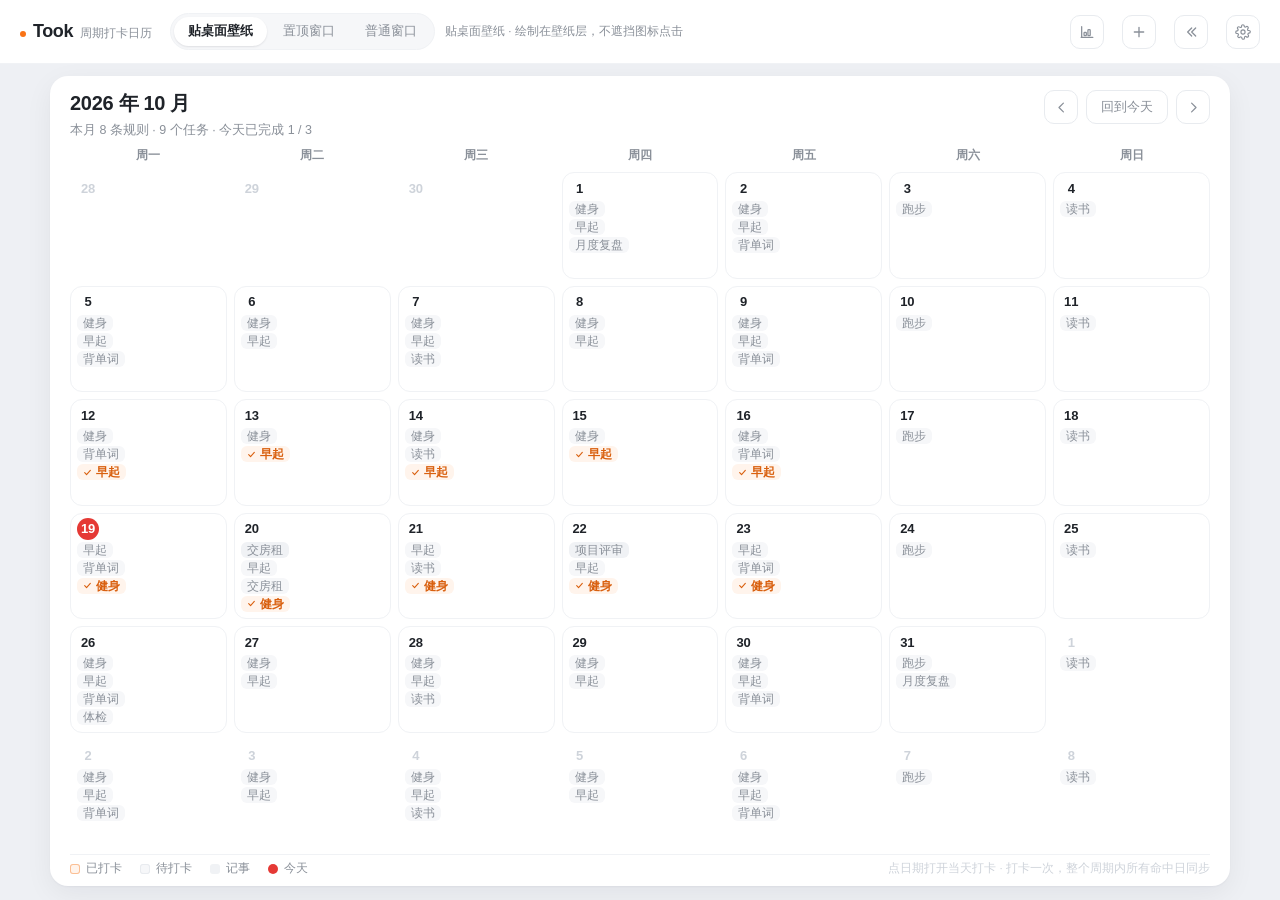
<file: prototype/pc.html>
<!DOCTYPE html>
<html lang="zh-CN" data-theme="light" data-size="md">
<head>
<meta charset="UTF-8" />
<meta name="viewport" content="width=device-width,initial-scale=1" />
<title>Took · 周期打卡日历</title>
<style>
/* ============================================================================
   1. 设计令牌（PC / Android 两端逐字一致，不要在本文件里发明新色值）
   ========================================================================= */
:root{
  --bg:          #eef0f4;
  --surface:     #ffffff;
  --line:        #f0f2f5;
  --text:        #1f2329;
  --text-2:      #8a9099;
  --text-3:      #ced3da;
  --today:       #e53935;
  --accent:      #f97316;
  --accent-weak: #fff4ec;
  --accent-line: #fbbf94;
  --accent-text: #d9600f;
  --radius:      18px;

  /* 令牌的派生值：只做层次，不引入新色系 */
  --surface-2:   #f6f7f9;
  --border:      #e8ebef;
  --danger:      #c93a3a;
  --danger-weak: #fdf3f3;
  --danger-line: #f0c9c9;
  --shadow:      0 1px 2px rgba(16,24,40,.04), 0 8px 28px rgba(16,24,40,.06);
  --shadow-lg:   0 24px 64px rgba(16,24,40,.18);
  --ease:        cubic-bezier(.2,.8,.2,1);

  /* 字号档位（外观 → 字号） */
  --fs-ui:   13.5px;
  --fs-tag:  12px;
  --fs-day:  13px;
}

/* 深色主题：占位实现，仅覆盖令牌，组件样式无需重写 */
[data-theme="dark"]{
  --bg:#15171c; --surface:#1c1f25; --surface-2:#23272e;
  --line:#2a2f36; --border:#343a43;
  --text:#e8eaee; --text-2:#98a0ab; --text-3:#5b636e;
  --accent-weak:#2c1d11; --accent-line:#8a4a1c; --accent-text:#ffa25c;
  --danger:#ef7d7d; --danger-weak:#2c1517; --danger-line:#5a2b2b;
  --shadow:0 1px 2px rgba(0,0,0,.3), 0 8px 28px rgba(0,0,0,.28);
  --shadow-lg:0 24px 64px rgba(0,0,0,.55);
}
[data-size="sm"]{ --fs-ui:12.5px; --fs-tag:11px;   --fs-day:12px; }
[data-size="lg"]{ --fs-ui:15px;   --fs-tag:13px;   --fs-day:14px; }

/* ============================================================================
   2. 基础重置
   ========================================================================= */
*,*::before,*::after{ box-sizing:border-box; margin:0; padding:0; }
html,body{ height:100%; }
body{
  font-family:-apple-system, BlinkMacSystemFont, "Segoe UI", "PingFang SC",
              "Hiragino Sans GB", "Microsoft YaHei", sans-serif;
  background:var(--bg); color:var(--text);
  display:flex; flex-direction:column; height:100vh; overflow:hidden;
  -webkit-font-smoothing:antialiased;
  transition:background .2s, color .2s;
}
button{ font-family:inherit; color:inherit; }
button:focus-visible,[tabindex]:focus-visible,.inp:focus-visible{
  outline:2px solid var(--accent-line); outline-offset:2px;
}
::selection{ background:var(--accent-line); color:#fff; }

/* ============================================================================
   3. 顶部工具条（64px）
   ========================================================================= */
.topbar{
  flex:none; height:64px; display:flex; align-items:center; gap:18px; padding:0 20px;
  background:var(--surface); border-bottom:1px solid var(--line);
  position:relative; z-index:30;
}
.brand{ display:flex; align-items:baseline; gap:7px; font-size:18px; font-weight:700; letter-spacing:-.4px; }
.brand i{ width:6px; height:6px; border-radius:50%; background:var(--accent); display:inline-block; margin-bottom:3px; }
.brand span{ font-size:11.5px; font-weight:400; color:var(--text-2); letter-spacing:0; }
.pin-group{ display:flex; align-items:center; gap:10px; min-width:0; }
.seg{ display:flex; gap:2px; padding:3px; background:var(--surface-2); border:1px solid var(--line); border-radius:999px; }
.seg button{
  border:0; background:transparent; cursor:pointer; font-size:12.5px; color:var(--text-2);
  padding:6px 14px; border-radius:999px; white-space:nowrap;
  transition:background .16s, color .16s, box-shadow .16s;
}
.seg button:hover{ color:var(--text); }
.seg button.on{ background:var(--surface); color:var(--text); font-weight:640; box-shadow:0 1px 2px rgba(16,24,40,.10); }
.pin-hint{ font-size:11.5px; color:var(--text-2); white-space:nowrap; overflow:hidden; text-overflow:ellipsis; }
.topbar .sp{ flex:1; }
.tool{
  display:inline-flex; align-items:center; gap:6px; height:34px; padding:0 13px;
  border:1px solid var(--border); border-radius:10px; background:var(--surface);
  color:var(--text-2); font-size:12.5px; cursor:pointer; transition:.16s;
}
.tool:hover{ border-color:var(--accent-line); color:var(--accent-text); }
.tool.icon{ width:34px; padding:0; justify-content:center; }
.tool svg{ width:16px; height:16px; }

/* ============================================================================
   4. 内容区 / 月历卡片
   ========================================================================= */
.stage{ flex:1; min-height:0; padding:12px 24px 14px; display:flex; justify-content:center; }
.cal{
  width:100%; max-width:1180px; min-height:0;
  display:flex; flex-direction:column; gap:8px;
  background:var(--surface); border-radius:var(--radius);
  box-shadow:var(--shadow); padding:14px 20px 10px;
}
.cal-head{ flex:none; display:flex; align-items:flex-start; justify-content:space-between; gap:16px; }
.cal-head h1{ font-size:20px; font-weight:680; letter-spacing:-.3px; }
.cal-head p{ margin-top:5px; font-size:12.5px; color:var(--text-2); }
.cal-nav{ display:flex; align-items:center; gap:8px; }
.nav-btn{
  width:34px; height:34px; display:grid; place-items:center; cursor:pointer;
  border:1px solid var(--border); border-radius:10px; background:var(--surface);
  color:var(--text-2); transition:.16s;
}
.nav-btn:hover{ border-color:var(--accent-line); color:var(--accent-text); }
.nav-btn svg{ width:15px; height:15px; }
.pill-btn{
  height:34px; padding:0 14px; cursor:pointer; font-size:12.5px;
  border:1px solid var(--border); border-radius:10px; background:var(--surface); color:var(--text-2);
  transition:.16s;
}
.pill-btn:hover{ border-color:var(--accent-line); color:var(--accent-text); }

.week-head{ flex:none; display:grid; grid-template-columns:repeat(7,1fr); gap:8px; }
.week-head div{ text-align:center; font-size:12px; font-weight:600; color:var(--text-2); }

.grid{ flex:1; min-height:0; display:grid; grid-template-columns:repeat(7,1fr); grid-auto-rows:1fr; gap:7px; }
.cell{
  position:relative; min-height:0; overflow:hidden; cursor:pointer;
  display:flex; flex-direction:column; gap:2px; padding:4px 6px 3px;
  border:1px solid var(--line); border-radius:12px; background:var(--surface);
  transition:border-color .16s, background .16s;
}
.cell:hover{ border-color:var(--accent-line); background:var(--accent-weak); }
.cell.mute{ background:transparent; border-color:transparent; }
.cell.mute:hover{ background:var(--surface-2); border-color:var(--line); }
.dnum{
  flex:none; width:22px; height:22px; display:grid; place-items:center;
  font-size:var(--fs-day); font-weight:600; letter-spacing:-.2px; border-radius:999px;
}
.cell.mute .dnum{ color:var(--text-3); }
.dnum.today{ background:var(--today); color:#fff; font-weight:680; }

/* 任务标签：纯预览，不绑定单独行为（点击穿透到格子） */
/* 标签与圆点保持纯预览语义：光标是默认箭头，点了不打开面板（见 renderGrid 的点击过滤） */
.tags{ display:flex; flex-direction:column; gap:2px; min-height:0; overflow:hidden; cursor:default; }
.tag{
  display:flex; align-items:center; gap:4px; flex:none;
  align-self:flex-start; max-width:100%;
  height:16px; padding:0 7px; border-radius:6px;
  font-size:var(--fs-tag); line-height:1;
  background:var(--surface-2); color:var(--text-2);
  white-space:nowrap; overflow:hidden; font-weight:500;
}
.tag .nm{ line-height:1; min-width:0; }
.tag .nm{ display:block; min-width:0; overflow:hidden; text-overflow:ellipsis; white-space:nowrap; }
/* ============================================================================
   窗口外壳：整体透明度 / 吸附边缘 / 收起成小三角
   ========================================================================= */
#appShell{
  flex:1; min-height:0; display:flex; flex-direction:column;
  opacity: 1;
  transition: opacity .18s var(--ease), transform .26s var(--ease);
}
#appShell[hidden]{ display:none; }

/* 透明度滑块 */
.opacity-row{ display:flex; align-items:center; gap:12px; }
.opacity-range{
  flex:1; min-width:0; height:4px; appearance:none; -webkit-appearance:none;
  background:linear-gradient(90deg, var(--accent) 0%, var(--accent) var(--p,100%), #e7ebf0 var(--p,100%));
  border-radius:999px; outline:none; cursor:pointer;
}
.opacity-range::-webkit-slider-thumb{
  -webkit-appearance:none; width:16px; height:16px; border-radius:50%;
  background:#fff; border:2px solid var(--accent); box-shadow:0 1px 4px rgba(16,24,40,.18); cursor:pointer;
}
.opacity-range::-moz-range-thumb{
  width:16px; height:16px; border-radius:50%;
  background:#fff; border:2px solid var(--accent); box-shadow:0 1px 4px rgba(16,24,40,.18); cursor:pointer;
}
.opacity-val{
  flex:none; min-width:44px; text-align:right; font-size:12.5px; color:var(--text-2);
  font-variant-numeric:tabular-nums;
}

/* 收起后只留的小三角：贴在被吸附的那条边上，悬停变主色 */
.snap-handle{
  position: fixed; z-index: 46; display: grid; place-items: center;
  width: 26px; height: 48px; padding: 0; cursor: pointer;
  background: var(--surface); color: var(--accent-text);
  border: 1px solid var(--line); border-radius: 10px;
  box-shadow: 0 6px 20px rgba(16,24,40,.14);
  transition: background .15s, transform .15s, box-shadow .15s;
}
.snap-handle[hidden]{ display:none; }
.snap-handle:hover{ background: var(--accent-weak); box-shadow: 0 8px 24px rgba(249,115,22,.24); }
.snap-handle svg{ width: 11px; height: 20px; }
.snap-handle[data-edge="left"]{ left: 0; top: 50%; transform: translateY(-50%); border-left: 0; border-radius: 0 10px 10px 0; }
.snap-handle[data-edge="right"]{ right: 0; top: 50%; transform: translateY(-50%); border-right: 0; border-radius: 10px 0 0 10px; }
.snap-handle[data-edge="right"] svg{ transform: scaleX(-1); }
.snap-handle[data-edge="top"]{ top: 0; left: 50%; transform: translateX(-50%); width: 48px; height: 26px; border-top: 0; border-radius: 0 0 10px 10px; }
.snap-handle[data-edge="top"] svg{ transform: rotate(-90deg); }
.snap-handle[data-edge="bottom"]{ bottom: 0; left: 50%; transform: translateX(-50%); width: 48px; height: 26px; border-bottom: 0; border-radius: 10px 10px 0 0; }
.snap-handle[data-edge="bottom"] svg{ transform: rotate(90deg); }
.snap-handle:hover{ transform: translateY(-50%) scale(1.06); }
.snap-handle[data-edge="top"]:hover,
.snap-handle[data-edge="bottom"]:hover{ transform: translateX(-50%) scale(1.06); }

/* 吸附到某条边：贴边留 0 间隙，并把圆角压平（像被吸住） */
#appShell[data-snap="left"]{ border-radius: 0 14px 14px 0; }
#appShell[data-snap="right"]{ border-radius: 14px 0 0 14px; }
#appShell[data-snap="top"]{ border-radius: 0 0 14px 14px; }
#appShell[data-snap="bottom"]{ border-radius: 14px 14px 0 0; }

/* 透明背景：让壁纸/桌面透上来；内容卡片自己仍保持不透明 */
body[data-transparent="on"]{ background: transparent; }
body[data-transparent="on"] #appShell{ background: transparent; }

.tag .dot{ width:4px; height:4px; border-radius:50%; background:currentColor; opacity:.5; flex:none; }
.tag svg{ width:9px; height:9px; flex:none; }
/* 宽松档：只把标签行高压紧，换来一格多显示一条，避免被裁切 */
[data-density="loose"] .tags{ gap:2px; }
[data-density="loose"] .tag{ padding:2px 6px; }

/* 紧凑档：1 条任务名 + N + 一排更小的圆点，圆点不抢任务名的高度 */
[data-density="compact"] .dots{ gap:2px; padding-top:0; }
[data-density="compact"] .dots i{ width:4px; height:4px; }

/* 已完成：主色 + 粗字重，绝不划掉 / 变浅 / 隐藏 */
.tag.done{ background:var(--accent-weak); color:var(--accent-text); font-weight:640; }
.tag.note{ background:var(--line); color:var(--text-2); }
.tag.more{ background:transparent; color:var(--text-3); padding:0 2px; font-weight:600; }
.dots{
  display:flex; align-items:center; gap:3px; flex-wrap:nowrap; overflow:hidden;
  padding-top:1px; cursor:default; flex:none;
}
.dots i{ width:5px; height:5px; border-radius:50%; background:var(--text-3); display:block; flex:none; }
.dots i.done{ background:var(--accent); }
.dots i.note{ background:var(--text-3); opacity:.5; }
.dots span{ font-size:10.5px; color:var(--text-3); line-height:1; }

.legend{
  flex:none; display:flex; align-items:center; gap:18px; flex-wrap:wrap;
  padding-top:6px; border-top:1px solid var(--line);
  font-size:11.5px; color:var(--text-2);
}
.legend b{ display:inline-flex; align-items:center; gap:6px; font-weight:400; }
.legend i{ width:10px; height:10px; border-radius:3px; display:inline-block; }
.legend .l-done{ background:var(--accent-weak); box-shadow:inset 0 0 0 1px var(--accent-line); }
.legend .l-todo{ background:var(--surface-2); box-shadow:inset 0 0 0 1px var(--border); }
.legend .l-note{ background:var(--line); }
.legend .l-today{ background:var(--today); border-radius:50%; }
.legend .tip{ margin-left:auto; color:var(--text-3); }



/* ============================================================================
   5. 通用控件：按钮 / 开关 / 输入 / 分段 / 徽章
   ========================================================================= */
.btn{
  display:inline-flex; align-items:center; justify-content:center; gap:6px;
  height:36px; padding:0 16px; cursor:pointer; font-size:13px; font-weight:560;
  border:1px solid var(--border); border-radius:10px; background:var(--surface); color:var(--text);
  transition:background .16s, border-color .16s, color .16s, box-shadow .16s;
}
.btn:hover{ border-color:var(--accent-line); color:var(--accent-text); }
.btn.primary{ background:var(--accent); border-color:var(--accent); color:#fff; font-weight:640; box-shadow:0 6px 16px rgba(249,115,22,.24); }
.btn.primary:hover{ background:#ea6a0d; border-color:#ea6a0d; color:#fff; }
.btn.danger{ color:var(--danger); border-color:var(--danger-line); background:var(--danger-weak); }
.btn.danger:hover{ background:var(--danger); border-color:var(--danger); color:#fff; }
.btn.ghost{ border-color:transparent; background:transparent; color:var(--text-2); }
.btn.ghost:hover{ background:var(--surface-2); color:var(--text); }
.btn[disabled]{ opacity:.45; cursor:not-allowed; }
.btn svg{ width:15px; height:15px; }

.switch{
  position:relative; flex:none; width:40px; height:23px; padding:0; cursor:pointer;
  border:0; border-radius:999px; background:var(--text-3); transition:background .18s;
}
.switch::after{
  content:''; position:absolute; top:2.5px; left:2.5px; width:18px; height:18px;
  border-radius:50%; background:#fff; box-shadow:0 1px 3px rgba(16,24,40,.28);
  transition:transform .18s var(--ease);
}
.switch[aria-checked="true"]{ background:var(--accent); }
.switch[aria-checked="true"]::after{ transform:translateX(17px); }

.inp{
  height:36px; width:100%; padding:0 12px; font-family:inherit; font-size:13px; color:var(--text);
  background:var(--surface); border:1px solid var(--border); border-radius:10px; outline:none;
  transition:border-color .16s, box-shadow .16s;
}
.inp:focus{ border-color:var(--accent-line); box-shadow:0 0 0 3px var(--accent-weak); }
.inp::placeholder{ color:var(--text-3); }
select.inp{ cursor:pointer; }
/* 多行正文（笔记本）：可滚动，最低 120px，竖向可拖高 */
.inp.ta{
  height:auto; min-height:120px; padding:10px 12px; line-height:1.6;
  resize:vertical; overflow:auto; font-size:13px;
}

.segbox{ display:flex; gap:3px; padding:3px; background:var(--surface-2); border:1px solid var(--line); border-radius:11px; }
.segbox button{
  border:0; background:transparent; cursor:pointer; font-family:inherit;
  font-size:12.5px; color:var(--text-2); padding:6px 13px; border-radius:8px; white-space:nowrap;
  transition:background .16s, color .16s, box-shadow .16s;
}
.segbox button:hover{ color:var(--text); }
.segbox button.on{ background:var(--surface); color:var(--text); font-weight:640; box-shadow:0 1px 2px rgba(16,24,40,.10); }

.badge{
  display:inline-flex; align-items:center; height:20px; padding:0 7px; border-radius:6px;
  font-size:11px; font-weight:600; letter-spacing:.2px; white-space:nowrap;
  background:var(--surface-2); color:var(--text-2); border:1px solid transparent;
}
.badge.task{ background:var(--accent-weak); color:var(--accent-text); border-color:var(--accent-line); }
.badge.note{ background:var(--line); color:var(--text-2); }
.badge.countdown{ background:#eef4fb; color:#4b6a8f; border-color:#dbe6f2; }
[data-theme="dark"] .badge.countdown{ background:#1e2734; color:#9db8d6; border-color:#2c3a4d; }
.badge.notebook{ background:#eef7f0; color:#41724f; border-color:#dbeadd; }
[data-theme="dark"] .badge.notebook{ background:#1c2a22; color:#93bfa4; border-color:#2a3d32; }

/* ============================================================================
   6. 全屏视图（设置 / 规则管理）
   ========================================================================= */
.screen{
  position:fixed; inset:0; z-index:40; display:flex; flex-direction:column;
  background:var(--bg); animation:screenIn .2s var(--ease);
}
@keyframes screenIn{ from{ opacity:0; transform:translateY(6px); } to{ opacity:1; transform:none; } }
.screen[hidden]{ display:none; }
.screen-head{
  flex:none; height:64px; display:flex; align-items:center; gap:12px; padding:0 20px;
  background:var(--surface); border-bottom:1px solid var(--line);
}
.screen-head h2{ font-size:16px; font-weight:680; letter-spacing:-.2px; }
.screen-head .sub{ font-size:12px; color:var(--text-2); margin-left:2px; }
.icon-btn{
  width:34px; height:34px; display:grid; place-items:center; cursor:pointer;
  border:1px solid var(--border); border-radius:10px; background:var(--surface); color:var(--text-2);
  transition:.16s;
}
.icon-btn:hover{ border-color:var(--accent-line); color:var(--accent-text); }
.icon-btn svg{ width:16px; height:16px; }
.icon-btn.on{ border-color:var(--accent-line); background:var(--accent-weak); color:var(--accent-text); }

/* 设置：左导航 + 右内容 */
.set-body{ flex:1; min-height:0; display:flex; }
.set-nav{
  flex:none; width:196px; padding:16px 12px; background:var(--surface);
  border-right:1px solid var(--line); display:flex; flex-direction:column; gap:2px; overflow:auto;
}
.set-nav button{
  display:flex; align-items:center; gap:10px; width:100%; padding:9px 11px; cursor:pointer;
  border:0; border-radius:10px; background:transparent; color:var(--text-2);
  font-size:13px; text-align:left; transition:background .16s, color .16s;
}
.set-nav button svg{ width:15px; height:15px; flex:none; }
.set-nav button:hover{ background:var(--surface-2); color:var(--text); }
.set-nav button.on{ background:var(--accent-weak); color:var(--accent-text); font-weight:640; }
.set-main{ flex:1; min-width:0; overflow:auto; padding:22px 26px 40px; }
.set-panel{ display:none; max-width:720px; }
.set-panel.wide{ max-width:960px; }
.set-panel.on{ display:block; animation:fadeIn .18s var(--ease); }
@keyframes fadeIn{ from{ opacity:0; } to{ opacity:1; } }
.panel-title{ font-size:15px; font-weight:680; margin-bottom:4px; }
.panel-desc{ font-size:12.5px; color:var(--text-2); margin-bottom:16px; line-height:1.6; }
.card{
  background:var(--surface); border-radius:var(--radius); box-shadow:var(--shadow);
  overflow:hidden; margin-bottom:16px;
}
.row{
  display:flex; align-items:center; gap:16px; padding:14px 18px;
  border-bottom:1px solid var(--line); min-height:56px;
}
.row:last-child{ border-bottom:0; }
.row.col{ flex-direction:column; align-items:stretch; gap:10px; }
.row .k{ flex:1; min-width:0; }
.row .k b{ display:block; font-size:13.5px; font-weight:600; }
.row .k i{ display:block; margin-top:3px; font-size:11.5px; font-style:normal; color:var(--text-2); line-height:1.5; }
.row .v{ flex:none; display:flex; align-items:center; gap:8px; }
.row .v .segbox{ flex:none; }
.row .v .inp{ width:240px; }
.stat-line{ display:flex; align-items:center; gap:8px; font-size:12.5px; color:var(--text-2); }
.stat-line .dot-ok{ width:7px; height:7px; border-radius:50%; background:#38a169; }
.stat-line .dot-off{ width:7px; height:7px; border-radius:50%; background:var(--text-3); }
.conflict{
  margin:0 18px 14px; padding:11px 13px; border-radius:10px; font-size:12px; line-height:1.6;
  background:var(--accent-weak); border:1px solid var(--accent-line); color:var(--accent-text);
}
.stat-note{ padding:14px 18px; font-size:12px; color:var(--text-2); line-height:1.7; }
.stat-note code{ font-size:11.5px; background:var(--surface-2); padding:1px 5px; border-radius:5px; color:var(--accent-text); }
.win-preview{
  display:grid; place-items:center; padding:20px; background:var(--surface-2);
  border-radius:14px; border:1px dashed var(--border); margin:14px 18px;
}
.win-preview .frame{
  background:linear-gradient(160deg,#3b4a5f,#1f2329); border-radius:10px;
  padding:6px; box-shadow:0 10px 24px rgba(16,24,40,.28); transition:.25s var(--ease);
}
.win-preview .inner{
  background:var(--surface); border-radius:6px; width:100%; height:100%;
  display:grid; place-items:center; color:var(--text-3); font-size:10px; letter-spacing:.5px;
}
.about-line{ display:flex; gap:12px; padding:12px 18px; border-bottom:1px solid var(--line); font-size:13px; }
.about-line:last-child{ border-bottom:0; }
.about-line b{ flex:none; width:96px; font-weight:600; color:var(--text-2); font-size:12.5px; }

/* ============================================================================
   7. 规则管理
   ========================================================================= */
/* 规则面板（嵌在设置右侧内容区里，滚动共用 .set-main）
   .rules-wrap 底部留 110px：展开任务后行数变多，也要让右下角 FAB 压不到最后一行 */
#rulesPanel[hidden]{ display:none; }
.rules-head{ display:flex; align-items:flex-start; gap:10px; margin-bottom:14px; }
.rules-head-text{ min-width:0; }
.rules-head-text .panel-desc{ margin-bottom:0; }
.rules-wrap{ max-width:940px; display:flex; flex-direction:column; gap:14px; padding-bottom:110px; }
/* 规则之间 14px（#rulesList），规则行与其展开的任务区之间 8px（.rule-block） */
#rulesList{ display:flex; flex-direction:column; gap:14px; }
.rule-block{ display:flex; flex-direction:column; gap:8px; }
.rules-tip{
  display:flex; align-items:center; gap:8px; font-size:12px; color:var(--text-2); padding:2px 2px 6px;
}
.rule-row{
  display:flex; align-items:center; gap:12px; padding:16px 18px; cursor:pointer;
  background:var(--surface); border-radius:14px; box-shadow:var(--shadow);
  border:1px solid transparent; transition:border-color .16s, transform .16s, box-shadow .16s;
}
.rule-row:hover{ border-color:var(--accent-line); }
.rule-row.sel{ border-color:var(--accent); background:var(--accent-weak); }
.rule-row.off{ background:var(--surface-2); box-shadow:none; border-color:var(--border); }
.rule-row.off .rule-name b{ color:var(--text-2); }
.rule-row .circle{
  flex:none; width:22px; height:22px; border-radius:50%; border:1.5px solid var(--text-3);
  display:none; place-items:center; background:var(--surface); transition:.16s;
}
/* 选择态下所有分类都要露出勾选圈：之前用 :not([data-flat]) 把记事/倒数日/笔记全排除了 */
#rulesPanel.selecting .rule-row .circle{ display:grid; animation:fadeIn .16s var(--ease); }
/* 三缸按钮触发的圆形操作条：从右往左滑出 */
.sel-bar{
  display:flex; align-items:center; gap:8px; margin-right:2px;
  max-width:0; opacity:0; overflow:hidden; transform:translateX(18px);
  transition:max-width .26s var(--ease), opacity .2s var(--ease), transform .26s var(--ease);
}
.sel-bar.on{ max-width:320px; opacity:1; transform:none; }
.sel-circle{
  flex:none; width:34px; height:34px; border-radius:50%; display:grid; place-items:center; cursor:pointer;
  border:1px solid var(--border); background:var(--surface); color:var(--text-2); transition:.16s;
}
.sel-circle:hover{ border-color:var(--accent-line); color:var(--accent-text); }
.sel-circle.danger:hover{ border-color:var(--danger-line); background:var(--danger-weak); color:var(--danger); }
.sel-circle svg{ width:15px; height:15px; }
.sel-bar .count{ font-size:12px; color:var(--text-2); white-space:nowrap; padding:0 2px; }
.rule-row.sel .circle{ background:var(--accent); border-color:var(--accent); color:#fff; }
.rule-row .circle svg{ width:12px; height:12px; opacity:0; }
.rule-row.sel .circle svg{ opacity:1; }
.rule-main{ flex:1; min-width:0; }
.rule-name{ display:flex; align-items:center; gap:8px; min-width:0; max-width:100%; }
.rule-name > .badge{ flex:none; }
/* 标题必须是可收缩的 flex 项，否则长名字会把整行撑破（min-width:auto 的默认行为） */
.rule-name b{ min-width:0; font-size:14px; font-weight:640; letter-spacing:-.1px;
  overflow:hidden; text-overflow:ellipsis; white-space:nowrap; }
.rule-name .off-tag{ flex:none; font-size:11px; color:var(--text-3); }
.rule-sum{ display:block; min-width:0; margin-top:6px; font-size:12px; color:var(--text-2); line-height:1.5;
  overflow:hidden; text-overflow:ellipsis; white-space:nowrap; }
.rule-side{ flex:none; display:flex; align-items:center; gap:14px; }
.rate{ text-align:right; font-size:11.5px; color:var(--text-2); line-height:1.4; }
.rate b{ display:block; font-size:13px; font-weight:660; color:var(--accent-text); }
.rate.zero b{ color:var(--text-3); }
.fab{
  position:fixed; right:34px; bottom:34px; z-index:45;
  width:56px; height:56px; border-radius:50%; cursor:pointer; border:0;
  display:grid; place-items:center; color:#fff;
  background:var(--accent); box-shadow:0 10px 26px rgba(249,115,22,.40);
  transition:transform .18s var(--ease), background .18s, box-shadow .18s;
}
.fab[hidden]{ display:none; }
.fab:hover{ transform:translateY(-2px) scale(1.03); }
.fab:active{ transform:scale(.96); }
.fab svg{ width:24px; height:24px; }
.fab.del{ background:var(--today); box-shadow:0 10px 26px rgba(229,57,53,.38); }
.fab.del:hover{ background:#cf3230; }
.fab .cnt{
  position:absolute; top:-4px; right:-4px; min-width:20px; height:20px; padding:0 5px;
  border-radius:999px; background:var(--text); color:#fff; font-size:11px; font-weight:640;
  display:grid; place-items:center; border:2px solid var(--surface);
}
.rule-empty{ padding:48px 0; text-align:center; font-size:13px; color:var(--text-2); }

/* ============================================================================
   7.5 笔记本（列表 → 全屏书写）：分类筛选条 / 行内分类 chip / 全屏编辑器
       —— 编辑器是「整页白底」不是卡片，全部复用既有令牌，不新增色值
   ========================================================================= */
body.book-open{ overflow:hidden; }

/* 列表顶部：全部 · 未分类 · 各分类 */
.book-filters{ display:flex; flex-wrap:wrap; gap:8px; padding:0 0 2px; }
.book-filter{
  height:28px; padding:0 12px; cursor:pointer; font-family:inherit; font-size:12.5px;
  color:var(--text-2); background:var(--surface); border:1px solid var(--border);
  border-radius:999px; transition:.14s;
}
.book-filter:hover{ border-color:var(--accent-line); color:var(--accent-text); }
.book-filter.on{ background:var(--accent-weak); border-color:var(--accent-line); color:var(--accent-text); font-weight:640; }

/* 行内分类 chip：放在摘要上一行 */
.book-tag{
  display:inline-flex; align-items:center; gap:4px; height:19px; margin-top:6px; padding:0 7px;
  font-size:11.5px; color:var(--accent-text); background:var(--accent-weak);
  border:1px solid var(--accent-line); border-radius:6px;
}
.book-tag svg{ width:11px; height:11px; flex:none; }

/* ---- 全屏编辑器：顶栏 56px + 白底正文 ---- */
.book-screen{ background:var(--surface); animation:bookIn .18s var(--ease); }
@keyframes bookIn{ from{ opacity:0; transform:translateX(12px); } to{ opacity:1; transform:none; } }
.be-top{
  flex:none; height:56px; display:flex; align-items:center; gap:8px; padding:0 14px;
  background:var(--surface); border-bottom:1px solid var(--line);
}
.be-icon{
  flex:none; width:32px; height:32px; display:grid; place-items:center; cursor:pointer;
  border:0; border-radius:8px; background:transparent; color:var(--text-2);
  transition:background .14s, color .14s;
}
.be-icon:hover{ background:var(--surface-2); color:var(--text); }
.be-icon svg{ width:24px; height:24px; }
.be-more{ position:relative; }
.be-menu{
  position:absolute; top:38px; right:0; z-index:5; min-width:140px; padding:5px;
  background:var(--surface); border:1px solid var(--border); border-radius:12px;
  box-shadow:var(--shadow-lg); animation:pop .14s var(--ease);
}
.be-menu[hidden]{ display:none; }
.be-menu button{
  display:block; width:100%; padding:9px 11px; text-align:left; cursor:pointer;
  font-family:inherit; font-size:13px; color:var(--text);
  border:0; border-radius:8px; background:transparent;
}
.be-menu button:hover{ background:var(--surface-2); }

/* 分类 chip：--surface-2 底 / 8px 圆角 / 12.5px / 左侧文件夹图标 */
.be-chip{
  flex:none; display:inline-flex; align-items:center; gap:5px; height:26px; padding:0 9px;
  cursor:pointer; font-family:inherit; font-size:12.5px; color:var(--text-2);
  background:var(--surface-2); border:1px solid transparent; border-radius:8px; transition:.14s;
}
.be-chip:hover{ border-color:var(--accent-line); color:var(--accent-text); }
.be-chip svg{ width:13px; height:13px; flex:none; }

.be-scroll{ flex:1; min-height:0; overflow:auto; background:var(--surface); }
.be-doc{ max-width:720px; margin:0 auto; padding:22px 28px 64px; }
/* 标题：28px / 680，无边框，占位走 --text-3 */
.be-title{
  font-size:28px; font-weight:680; line-height:1.35; letter-spacing:-.4px; color:var(--text);
  outline:none; word-break:break-word; text-align:left;
}
.be-title:empty::before{ content:attr(data-ph); color:var(--text-3); }
.be-meta{ display:flex; align-items:center; margin-top:8px; font-size:12px; color:var(--text-2); }
.be-meta-dot{ font-style:normal; color:var(--text-3); margin:0 3px; }
.be-type{ position:relative; margin-top:16px; }
/* 正文：14.5px / 行高 1.8，顶部对齐、左对齐，占满剩余高度 */
.be-body{
  display:block; width:100%; min-height:calc(100vh - 280px); resize:none; overflow:hidden;
  border:0; outline:none; padding:0; background:transparent;
  font-family:inherit; font-size:14.5px; line-height:1.8; color:var(--text); text-align:left;
}
.be-body::placeholder{ color:var(--text-3); }
/* 正文为空时的黄色小胶囊：占位提示，按钮本身禁用（不做假功能） */
.be-think{
  position:absolute; top:0; right:0; height:26px; padding:0 10px; cursor:not-allowed;
  font-family:inherit; font-size:11.5px; color:var(--accent-text);
  background:var(--accent-weak); border:1px solid var(--accent-line); border-radius:999px;
}
.be-think[hidden]{ display:none; }
.be-think:disabled{ opacity:.8; }

/* ---- 分类选择层（浮在编辑器上，不跳页） ---- */
.book-picker-mask{
  position:fixed; inset:0; z-index:90; display:grid; place-items:center; padding:24px;
  background:rgba(16,24,40,.34); backdrop-filter:blur(2px); animation:fadeIn .16s var(--ease);
}
.book-picker-mask[hidden]{ display:none; }
.book-picker{
  width:100%; max-width:360px; max-height:min(72vh,560px); display:flex; flex-direction:column;
  background:var(--surface); border-radius:18px; box-shadow:var(--shadow-lg); animation:pop .18s var(--ease);
}
.book-picker-head{
  flex:none; padding:17px 20px 12px; font-size:15px; font-weight:680; border-bottom:1px solid var(--line);
}
.book-picker-list{
  flex:1; min-height:0; overflow:auto; padding:8px; display:flex; flex-direction:column; gap:2px;
}
.book-cat{
  display:flex; align-items:center; gap:10px; width:100%; padding:11px 12px; cursor:pointer;
  font-family:inherit; font-size:13.5px; color:var(--text); text-align:left;
  border:0; border-radius:10px; background:transparent;
}
.book-cat svg{ width:14px; height:14px; flex:none; }
.book-cat .bk-ico{ display:grid; place-items:center; color:var(--text-3); }
.book-cat.on .bk-ico{ color:var(--accent-text); }
.book-cat:hover{ background:var(--surface-2); }
.book-cat.on{ background:var(--accent-weak); color:var(--accent-text); font-weight:640; }
.book-cat .bk-tick{ margin-left:auto; display:grid; place-items:center; color:var(--accent-text); }
.book-cat .bk-tick svg{ width:15px; height:15px; }
.book-picker-new{ flex:none; display:flex; gap:8px; align-items:center; padding:10px 12px 12px; border-top:1px solid var(--line); }
.book-picker-new .inp{ flex:1; min-width:0; }
.book-picker-newbtn{
  flex:1; height:38px; cursor:pointer; font-family:inherit; font-size:13px; color:var(--accent-text);
  background:var(--accent-weak); border:1px dashed var(--accent-line); border-radius:10px;
}

/* 二次确认必须盖在笔记本分类层（z-index 90）之上，否则确认框被遮住、点不到 */
#confirmMask{ z-index: 100; }

/* 分类行：左侧选择区 + 右侧重命名/删除小按钮 */
.book-cat-row{ display:flex; align-items:center; gap:4px; border-radius:10px; }
.book-cat-row > .book-cat{ flex:1; min-width:0; }
.book-cat-row .bk-act{
  flex:none; width:28px; height:28px; padding:0; display:grid; place-items:center; cursor:pointer;
  border:0; border-radius:7px; background:transparent; color:var(--text-2);
  transition:background .14s, color .14s;
}
.book-cat-row .bk-act svg{ width:14px; height:14px; }
.book-cat-row .bk-act:hover{ background:var(--surface-2); color:var(--text); }
.book-cat-row .bk-act.danger:hover{ background:var(--danger-weak, #fdecec); color:var(--danger, #e53935); }
.book-cat-row.editing{ gap:6px; padding:4px 4px 4px 0; }
.book-cat-row.editing .inp{ flex:1; min-width:0; height:34px; }
.book-cat-row.editing .bk-act.ok{
  width:auto; padding:0 12px; font-size:12.5px; color:var(--accent-text);
  background:var(--accent-weak); border:1px solid var(--accent-line);
}
.be-menu button.danger{ color:var(--danger, #e53935); }

/* 展开箭头（▸ 旋转 90° 即 ▾）与任务数徽章 */
.rule-row .caret{
  flex:none; width:24px; height:24px; padding:0; display:grid; place-items:center; cursor:pointer;
  border:0; background:transparent; color:var(--text-2); border-radius:7px;
  transition:transform .18s var(--ease), background .14s, color .14s;
}
.rule-row .caret svg{ width:15px; height:15px; }
.rule-row .caret.on{ transform:rotate(90deg); color:var(--accent-text); }
.rule-row .caret:hover{ background:var(--surface-2); color:var(--text); }
/* 非规则行（记事 / 倒数日 / 笔记本）没有展开箭头，也不必预留箭头的位置：
   标题直接贴着行的内边距起排，左边不再空出一大块。规则行的箭头完全不受影响。 */
.rule-row[data-flat="1"] .rule-main{ margin-left:0; }
.rule-main[role="button"]{ cursor:pointer; }
.task-count{
  font-size:11.5px; color:var(--text-2); white-space:nowrap;
  padding:3px 9px; border-radius:999px; background:var(--surface-2); border:1px solid var(--line);
}

/* 规则行下方原地展开的任务区 */
.task-panel{
  display:flex; flex-direction:column; gap:2px; padding:10px 12px 12px;
  background:var(--surface-2); border:1px solid var(--border); border-radius:14px;
  box-shadow:inset 0 1px 2px rgba(16,24,40,.03);
}
.task-item{ display:flex; align-items:center; gap:10px; padding:7px 10px; border-radius:10px; transition:background .14s; }
.task-item:hover{ background:var(--surface); box-shadow:0 1px 2px rgba(16,24,40,.05); }
.task-name{
  flex:1; min-width:0; padding:4px 0; text-align:left; cursor:pointer; font-family:inherit;
  font-size:13px; font-weight:560; color:var(--text); background:transparent; border:0; border-radius:6px;
  overflow:hidden; text-overflow:ellipsis; white-space:nowrap;
}
.task-name:hover{ color:var(--accent-text); }
.task-item.off .task-name{ color:var(--text-3); }
.switch.sm{ width:34px; height:20px; }
.switch.sm::after{ top:2.5px; left:2.5px; width:15px; height:15px; }
.switch.sm[aria-checked="true"]::after{ transform:translateX(14px); }
.task-del{
  flex:none; width:28px; height:28px; padding:0; display:grid; place-items:center; cursor:pointer;
  border:0; border-radius:7px; background:var(--surface); color:var(--text-2);
  box-shadow:inset 0 0 0 1px var(--border); transition:.14s;
}
.task-del:hover{ background:var(--danger-weak); color:var(--danger); box-shadow:inset 0 0 0 1px var(--danger-line); }
.task-del svg{ width:14px; height:14px; }
.task-add{
  align-self:flex-start; margin:2px 0 2px 4px; height:30px; padding:0 11px; cursor:pointer; font-family:inherit;
  font-size:12.5px; color:var(--accent-text); background:transparent;
  border:1px dashed var(--accent-line); border-radius:9px; transition:.14s;
}
.task-add:hover{ background:var(--accent-weak); }
.task-empty{ padding:10px 8px 6px; font-size:12px; color:var(--text-2); }

/* ============================================================================
   8. 当天打卡面板
   ========================================================================= */
.mask{
  position:fixed; inset:0; z-index:60; display:grid; place-items:center; padding:24px;
  background:rgba(16,24,40,.34); backdrop-filter:blur(2px);
  animation:fadeIn .16s var(--ease);
}
.mask[hidden]{ display:none; }
.sheet{
  width:100%; max-width:430px; max-height:min(86vh,720px); display:flex; flex-direction:column;
  background:var(--surface); border-radius:22px; box-shadow:var(--shadow-lg);
  animation:pop .2s var(--ease);
}
@keyframes pop{ from{ opacity:0; transform:translateY(10px) scale(.985); } to{ opacity:1; transform:none; } }
.sheet-head{ flex:none; position:relative; padding:20px 22px 15px; border-bottom:1px solid var(--line); }
.sheet-head h3{ font-size:17px; font-weight:680; letter-spacing:-.2px; }
.sheet-head p{ margin-top:5px; font-size:12.5px; color:var(--text-2); }
.sheet-head .today-dot{ color:var(--today); font-weight:640; }
.sheet-close{
  position:absolute; top:16px; right:16px; width:30px; height:30px; display:grid; place-items:center;
  cursor:pointer; border:0; border-radius:50%; background:var(--surface-2); color:var(--text-2);
  transition:.16s;
}
.sheet-close:hover{ background:var(--line); color:var(--text); }
.sheet-close svg{ width:13px; height:13px; }
.sheet-list{ flex:1; min-height:0; overflow:auto; padding:10px 12px; }
/* 打卡面板按规则分组：组标题 + 组内任务行 */
.sgroup{ padding:4px 0 6px; }
.sgroup + .sgroup{ border-top:1px solid var(--line); margin-top:4px; padding-top:8px; }
.sgroup-head{ display:flex; align-items:baseline; gap:8px; padding:6px 10px 4px; min-width:0; }
.sgroup-head b{ flex:none; font-size:12.5px; font-weight:660; color:var(--text); letter-spacing:-.1px; }
.sgroup-sum{
  flex:1; min-width:0; font-size:11px; color:var(--text-2);
  overflow:hidden; text-overflow:ellipsis; white-space:nowrap;
}
.note-group .sgroup-head b{ color:var(--text-2); }
.mtask{
  display:flex; align-items:center; gap:12px; width:100%; padding:11px 10px; cursor:pointer;
  font-family:inherit;
  border:0; border-radius:12px; background:transparent; text-align:left;
  transition:background .14s;
}
.mtask:hover{ background:var(--surface-2); }
.tick{
  flex:none; width:23px; height:23px; border-radius:50%; border:1.7px solid var(--text-3);
  display:grid; place-items:center; color:#fff; transition:.16s;
}
.tick svg{ width:12px; height:12px; opacity:0; transition:opacity .14s; }
.mtask.done .tick{ background:var(--accent); border-color:var(--accent); }
.mtask.done .tick svg{ opacity:1; }
.mtask-name{ flex:1; min-width:0; font-size:13.5px; font-weight:560;
  overflow:hidden; text-overflow:ellipsis; white-space:nowrap; }
.mtask.done .mtask-name{ color:var(--accent-text); font-weight:660; }
.mtask-state{ flex:none; font-size:11.5px; color:var(--text-3); }
.mtask.done .mtask-state{ color:var(--accent-text); font-weight:600; }
.mnote{
  display:flex; align-items:flex-start; gap:12px; padding:11px 10px; border-radius:12px;
}
.mnote .tick{ border-radius:6px; border-style:dashed; }
.mnote .mtask-name{ display:block; font-weight:500; color:var(--text-2);
  overflow:hidden; text-overflow:ellipsis; white-space:nowrap; }
.mnote .txt{ margin-top:3px; font-size:11.5px; color:var(--text-3); line-height:1.5;
  overflow:hidden; text-overflow:ellipsis; white-space:nowrap; }
.mempty{ padding:34px 0; text-align:center; font-size:12.5px; color:var(--text-2); }
.sheet-foot{
  flex:none; display:flex; align-items:center; gap:10px; padding:13px 16px 16px;
  border-top:1px solid var(--line);
}
.sheet-foot .grow{ flex:1; }

/* ============================================================================
   9. 完成提示卡 / 轻提示 / 确认弹层 / 烟花画布
   ========================================================================= */
#fx{ position:fixed; inset:0; z-index:90; pointer-events:none; width:100%; height:100%; }
.done-toast{
  position:fixed; top:88px; left:50%; z-index:95; pointer-events:none;
  display:flex; align-items:center; gap:13px; padding:13px 20px 13px 14px;
  background:var(--surface); border-radius:16px; box-shadow:var(--shadow-lg);
  border:1px solid var(--line);
  transform:translate(-50%,-14px); opacity:0; transition:opacity .26s var(--ease), transform .26s var(--ease);
}
.done-toast.show{ opacity:1; transform:translate(-50%,0); }
.done-toast .ok{
  flex:none; width:38px; height:38px; border-radius:50%; display:grid; place-items:center;
  background:var(--accent); color:#fff; box-shadow:0 6px 16px rgba(249,115,22,.35);
}
.done-toast .ok svg{ width:19px; height:19px; }
.done-toast b{ display:block; font-size:13.5px; font-weight:680; letter-spacing:-.1px; }
.done-toast span{ display:block; margin-top:3px; font-size:11.5px; color:var(--text-2); }

.snack{
  position:fixed; left:50%; bottom:32px; z-index:88; pointer-events:none;
  padding:10px 18px; border-radius:999px; font-size:12.5px;
  background:rgba(31,35,41,.92); color:#fff; box-shadow:var(--shadow);
  transform:translate(-50%,12px); opacity:0; transition:opacity .22s var(--ease), transform .22s var(--ease);
}
.snack.show{ opacity:1; transform:translate(-50%,0); }

.dialog{
  width:100%; max-width:580px; max-height:88vh; display:flex; flex-direction:column;
  background:var(--surface); border-radius:20px; box-shadow:var(--shadow-lg);
  animation:pop .2s var(--ease);
}
.dialog-head{ flex:none; padding:18px 22px 14px; border-bottom:1px solid var(--line); }
.dialog-head h3{ min-width:0; font-size:16px; font-weight:680;
  overflow:hidden; text-overflow:ellipsis; white-space:nowrap; }
.dialog-head p{ margin-top:4px; font-size:12px; color:var(--text-2); }
.dialog-body{ flex:1; min-height:0; overflow:auto; padding:16px 22px; }
.dialog-foot{
  flex:none; display:flex; align-items:center; gap:10px; padding:13px 22px 17px;
  border-top:1px solid var(--line);
}
.frow{ display:flex; align-items:flex-start; gap:14px; padding:9px 0; border-bottom:1px solid var(--line); }
.frow:last-child{ border-bottom:0; }
.frow > label,.frow > .lb{ flex:none; width:88px; padding-top:9px; font-size:12.5px; color:var(--text-2); }
.frow .fc{ flex:1; min-width:0; display:flex; flex-direction:column; gap:8px; }
.chips{ display:flex; gap:6px; flex-wrap:wrap; }
.chip{
  height:30px; padding:0 12px; cursor:pointer; font-size:12.5px; font-family:inherit;
  border:1px solid var(--border); border-radius:9px; background:var(--surface); color:var(--text-2);
  transition:.14s;
}
.chip:hover{ border-color:var(--accent-line); color:var(--accent-text); }
.chip.on{ background:var(--accent-weak); border-color:var(--accent-line); color:var(--accent-text); font-weight:640; }
.hint{ font-size:11.5px; color:var(--text-3); line-height:1.5; }
.pair{ display:flex; align-items:center; gap:8px; }
.pair .inp{ width:auto; flex:1; }
.pair span{ font-size:12px; color:var(--text-3); }
.inp[disabled]{ opacity:.5; cursor:not-allowed; background:var(--surface-2); }
/* 5 项的分段器会超出弹窗宽度：允许换行成两行 */
.segbox.segwrap{ flex-wrap:wrap; }
.segwrap button{ flex:1 1 auto; padding:6px 10px; }
/* 单行「说明 + 开关」：与 .pair 区分，开关贴右 */
.frow-inline{ display:flex; align-items:center; justify-content:space-between; gap:10px; }
.confirm-card{
  width:100%; max-width:360px; padding:24px 24px 18px; background:var(--surface);
  border-radius:20px; box-shadow:var(--shadow-lg); text-align:center; animation:pop .18s var(--ease);
}
.confirm-card .warn{
  width:42px; height:42px; margin:0 auto 12px; border-radius:50%; display:grid; place-items:center;
  background:var(--danger-weak); color:var(--danger);
}
.confirm-card .warn svg{ width:20px; height:20px; }
.confirm-card h4{ font-size:15px; font-weight:680; }
.confirm-card p{ margin-top:7px; font-size:12.5px; color:var(--text-2); line-height:1.6; }
.confirm-card .acts{ display:flex; gap:10px; margin-top:18px; }
.confirm-card .acts .btn{ flex:1; }

/* ============================================================================
   6.5 统计分析（覆盖层）：区间 / KPI / 图表 / 明细表
       —— 视觉沿用样例 analysis-sample.html，只复用本文件的令牌与类
   ========================================================================= */
#analysisScreen .screen-head .sub{
  flex:1; min-width:0; margin-left:2px; font-size:12px; color:var(--text-2);
  white-space:nowrap; overflow:hidden; text-overflow:ellipsis;
}
.an-tools{ flex:none; display:flex; align-items:center; gap:10px; min-width:0; }
.an-seg button{ padding:6px 12px; }
.an-dd{ position:relative; }
.an-dd-btn .an-dd-k{ color:var(--text-2); }
.an-dd-btn b{ font-weight:640; color:var(--text); }
.an-chev{ width:13px; height:13px; transition:transform .18s var(--ease); }
.an-dd.open .an-chev{ transform:rotate(180deg); }
.an-dd.open .an-dd-btn{ border-color:var(--accent-line); }
.an-dd.open .an-dd-btn b{ color:var(--accent-text); }
.an-dd-panel{
  position:absolute; right:0; top:calc(100% + 8px); min-width:164px; padding:6px;
  background:var(--surface); border:1px solid var(--border); border-radius:12px;
  box-shadow:var(--shadow-lg); z-index:5;
}
.an-dd-panel[hidden]{ display:none; }
.an-dd-item{
  display:flex; align-items:center; justify-content:space-between; gap:10px; width:100%;
  padding:8px 10px; border:0; background:transparent; border-radius:9px; cursor:pointer;
  font-family:inherit; font-size:12.5px; color:var(--text-2); text-align:left; transition:.14s;
}
.an-dd-item:hover{ background:var(--surface-2); color:var(--text); }
.an-dd-item.on{ background:var(--accent-weak); color:var(--accent-text); font-weight:640; }
.an-dd-item svg{ flex:none; width:13px; height:13px; opacity:0; }
.an-dd-item.on svg{ opacity:1; }

.an-stage{ flex:1; min-height:0; overflow-y:auto; overflow-x:hidden; padding:18px 24px 26px; }
.an-wrap{ max-width:1180px; margin:0 auto; display:flex; flex-direction:column; gap:16px; }

.an-meta{ display:flex; align-items:center; gap:9px; min-width:0; font-size:11.5px; color:var(--text-2); }
.an-meta b{ color:var(--text); font-weight:640; font-variant-numeric:tabular-nums; }
.an-meta .dot{ flex:none; width:3px; height:3px; border-radius:50%; background:var(--text-3); }
.an-meta span{ white-space:nowrap; overflow:hidden; text-overflow:ellipsis; }

.an-kpis{ display:grid; grid-template-columns:repeat(4,minmax(0,1fr)); gap:14px; }
.an-kpi{
  min-width:0; background:var(--surface); border-radius:var(--radius);
  box-shadow:var(--shadow); padding:15px 17px 14px;
}
.an-kpi-label{ font-size:12px; color:var(--text-2); white-space:nowrap; overflow:hidden; text-overflow:ellipsis; }
.an-kpi-num{ margin-top:9px; display:flex; align-items:baseline; gap:4px; }
.an-kpi-num b{
  font-size:30px; font-weight:700; letter-spacing:-1.2px; line-height:1;
  font-variant-numeric:tabular-nums;
}
.an-kpi-num span{ font-size:12px; color:var(--text-2); }
.an-kpi-sub{ margin-top:8px; font-size:11.5px; color:var(--text-2); white-space:nowrap; overflow:hidden; text-overflow:ellipsis; }
.an-kpi-delta{
  margin-top:5px; display:flex; align-items:center; gap:4px; font-size:11.5px;
  font-variant-numeric:tabular-nums; white-space:nowrap; overflow:hidden; text-overflow:ellipsis;
}
.an-kpi-delta .arw{ font-size:9px; }
.an-kpi-delta.up{ color:var(--accent-text); }
.an-kpi-delta.down{ color:var(--danger); }
.an-kpi-delta.flat{ color:var(--text-3); }

.an-charts{ display:grid; grid-template-columns:minmax(0,1.12fr) minmax(0,1fr); gap:16px; }
.an-card{ margin-bottom:0; padding:16px 18px 14px; overflow:visible; }
.an-card-head{ display:flex; align-items:flex-start; justify-content:space-between; gap:12px; margin-bottom:14px; }
.an-card-head h3{ font-size:13.5px; font-weight:680; letter-spacing:-.1px; }
.an-card-head p{ margin-top:4px; font-size:11.5px; color:var(--text-2); }
.an-legend{ flex:none; display:flex; align-items:center; gap:12px; padding-top:2px; }
.an-legend span{ display:inline-flex; align-items:center; gap:5px; font-size:11px; color:var(--text-2); white-space:nowrap; }
.an-legend i{ width:7px; height:7px; border-radius:2px; display:inline-block; }

.an-plot-wrap{ display:flex; flex-direction:column; gap:8px; padding-top:4px; }
.an-plot{
  position:relative; height:188px; display:flex; align-items:flex-end; gap:4px;
  border-bottom:1px solid var(--border);
}
.an-plot::before{
  content:''; position:absolute; inset:0; pointer-events:none;
  background:repeating-linear-gradient(to top,var(--line) 0 1px,transparent 1px 25%);
}
.an-bar{ position:relative; flex:1 1 0; min-width:0; height:100%; display:flex; flex-direction:column; justify-content:flex-end; }
.an-bar .stk{ flex:1 1 auto; display:flex; flex-direction:column; justify-content:flex-end; transition:opacity .14s; }
.an-bar .sgm{ width:100%; min-height:0; }
.an-bar .sgm.done{ background:var(--accent); }
.an-bar .sgm.miss{ background:var(--text-3); }
.an-bar .sgm.task{ background:var(--accent-line); }
.an-bar .stub{ flex:none; height:4px; border-radius:2px; background:var(--line); }
.an-bar:hover .stk{ opacity:.75; }
.an-xlabels{ display:flex; gap:4px; }
.an-xlabels span{
  flex:1 1 0; min-width:0; text-align:center; font-size:10.5px; color:var(--text-3);
  white-space:nowrap; overflow:hidden; font-variant-numeric:tabular-nums;
}
.an-xmonths{ display:flex; gap:4px; margin-top:2px; }
.an-xmonths[hidden]{ display:none; }
.an-xmonths span{
  text-align:center; font-size:10px; color:var(--text-3); letter-spacing:.2px;
  border-top:1px dashed var(--line); padding-top:4px; white-space:nowrap; overflow:hidden;
}

.an-hb-list{ display:flex; flex-direction:column; gap:15px; padding:3px 0 2px; }
.an-hb{ display:flex; align-items:center; gap:10px; min-width:0; }
.an-hb-name{ flex:none; width:80px; font-size:12px; color:var(--text); white-space:nowrap; overflow:hidden; text-overflow:ellipsis; }
.an-hb-track{ flex:1 1 auto; min-width:24px; height:8px; border-radius:999px; background:var(--surface-2); overflow:hidden; }
.an-hb-track i{ display:block; height:100%; border-radius:999px; background:var(--accent-line); }
.an-hb.top .an-hb-track i{ background:linear-gradient(90deg,var(--accent-line),var(--accent)); }
.an-hb-val{ flex:none; width:56px; text-align:right; font-size:12px; font-weight:640; font-variant-numeric:tabular-nums; }
.an-card-foot{ margin-top:14px; padding-top:11px; border-top:1px solid var(--line); font-size:11px; color:var(--text-3); }

.an-empty{ display:flex; flex-direction:column; align-items:center; justify-content:center; gap:7px; padding:34px 10px; text-align:center; }
.an-empty .ico{
  width:38px; height:38px; border-radius:50%; background:var(--accent-weak);
  color:var(--accent); display:grid; place-items:center; margin-bottom:2px;
}
.an-empty .ico svg{ width:18px; height:18px; }
.an-empty b{ font-size:12.5px; font-weight:640; color:var(--text); }
.an-empty span{ font-size:11.5px; color:var(--text-2); }

.an-table-card{ padding:16px 18px 6px; }
.an-tbl{ width:100%; border-collapse:collapse; table-layout:fixed; }
.an-tbl th{
  font-size:11.5px; font-weight:500; color:var(--text-2); text-align:left;
  padding:9px 8px; border-bottom:1px solid var(--border); white-space:nowrap;
}
.an-tbl th:first-child,.an-tbl td:first-child{ padding-left:2px; }
.an-tbl th.sortable{ cursor:pointer; user-select:none; transition:color .14s; }
.an-tbl th.sortable:hover{ color:var(--text); }
.an-tbl th.active{ color:var(--text); font-weight:640; }
.an-caret{
  display:inline-block; margin-left:5px; vertical-align:middle;
  width:0; height:0; border-left:3.5px solid transparent; border-right:3.5px solid transparent;
  border-top:5px solid var(--text-3);
}
.an-tbl th.asc .an-caret{ border-top:0; border-bottom:5px solid var(--accent); }
.an-tbl th.desc .an-caret{ border-top:5px solid var(--accent); }
.an-tbl td{
  font-size:12.5px; padding:12px 8px; border-bottom:1px solid var(--line); white-space:nowrap;
  overflow:hidden; text-overflow:ellipsis; font-variant-numeric:tabular-nums;
}
.an-tbl tbody tr:last-child td{ border-bottom:0; }
.an-tbl tbody tr:hover td{ background:var(--surface-2); }
.an-tbl td.an-nopad{ padding:0; }
.an-rule-cell{ display:flex; align-items:center; gap:7px; min-width:0; }
.an-rule-cell i{ flex:none; width:6px; height:6px; border-radius:50%; background:var(--accent-line); }
.an-rule-cell span{ min-width:0; overflow:hidden; text-overflow:ellipsis; }
.an-task-cell{ display:flex; align-items:center; gap:6px; min-width:0; }
.an-task-cell em{ font-style:normal; min-width:0; overflow:hidden; text-overflow:ellipsis; font-weight:600; }
.an-rate{ display:flex; align-items:center; gap:9px; }
.an-rate-track{ flex:1 1 auto; min-width:26px; max-width:76px; height:6px; border-radius:999px; background:var(--surface-2); overflow:hidden; }
.an-rate-track i{ display:block; height:100%; border-radius:999px; background:var(--accent); }
.an-rate-track i.low{ background:var(--accent-line); }
.an-rate-track i.zero{ background:var(--text-3); }
.an-rate b{ flex:none; min-width:42px; text-align:right; font-size:12px; font-weight:640; }
.an-mut{ color:var(--text-3); }
.an-pill{
  flex:none; display:inline-flex; align-items:center; height:19px; padding:0 7px;
  border-radius:999px; background:var(--accent-weak); color:var(--accent-text);
  font-size:10.5px; font-variant-numeric:tabular-nums; white-space:nowrap;
}
.an-pill.plain{ background:var(--surface-2); color:var(--text-2); }

@media (max-width:1140px){
  .an-stage{ padding:16px 16px 22px; }
  .an-tools{ gap:8px; }
  .an-seg button{ padding:6px 9px; font-size:12px; }
  .an-card{ padding:15px 16px 13px; }
  .an-table-card{ padding:15px 16px 6px; }
  .an-kpi{ padding:14px 15px 13px; }
  .an-kpi-num b{ font-size:27px; }
  .an-hb-name{ width:70px; }
  .an-charts{ gap:14px; }
  .an-wrap{ gap:14px; }
}

/* 打卡面板分组头右侧的「›」：只有它可以点，分组头本身不可点 */
.sgroup-add{
  flex:none; align-self:center; width:24px; height:24px; display:grid; place-items:center;
  padding:0; cursor:pointer; border:1px solid var(--border); border-radius:50%;
  background:var(--surface); color:var(--text-3); transition:.16s;
}
.sgroup-add svg{ width:11px; height:11px; }
.sgroup-add:hover{ border-color:var(--accent-line); background:var(--accent-weak); color:var(--accent-text); }

</style>
</head>


<body>


<!-- 窗口外壳：整体透明度 / 吸附边缘 / 收起成小三角都作用在这一层 -->
<div id="appShell">

<!-- ==========================================================================
     顶部工具条：产品名 · 固定方式 · 设置（规则在 设置 → 任务规则）
     ======================================================================= -->
<header class="topbar">
  <div class="brand"><i></i>Took<span>周期打卡日历</span></div>

  <div class="pin-group">
    <div class="seg" id="pinSeg" role="group" aria-label="窗口固定方式">
      <button type="button" data-pin="wallpaper">贴桌面壁纸</button>
      <button type="button" data-pin="top">置顶窗口</button>
      <button type="button" data-pin="normal">普通窗口</button>
    </div>
    <span class="pin-hint" id="pinHint"></span>
  </div>

  <div class="sp"></div>

  <button type="button" class="tool icon" id="btnAnalysis" aria-label="统计分析" title="统计分析">
    <svg viewBox="0 0 24 24" fill="none" stroke="currentColor" stroke-width="1.9" stroke-linecap="round" stroke-linejoin="round" aria-hidden="true">
      <path d="M4 20V4"/>
      <rect x="7.6" y="12.4" width="3.4" height="5.2" rx="1"/>
      <rect x="13.4" y="8.6" width="3.4" height="9" rx="1"/>
      <path d="M3.2 20h17.6"/>
    </svg>
  </button>

  <button type="button" class="tool icon" id="btnNew" aria-label="新建与管理" title="新建与管理">
    <svg viewBox="0 0 24 24" fill="none" stroke="currentColor" stroke-width="2" stroke-linecap="round" aria-hidden="true">
      <path d="M12 5v14M5 12h14"/>
    </svg>
  </button>

  <button type="button" class="tool icon" id="btnCollapse" aria-label="收起窗口" title="收起（吸附边缘后只留小三角）">
    <svg viewBox="0 0 24 24" fill="none" stroke="currentColor" stroke-width="1.9" stroke-linecap="round" stroke-linejoin="round" aria-hidden="true">
      <path d="M13 6 7 12l6 6"/><path d="M19 6l-6 6 6 6"/>
    </svg>
  </button>

  <button type="button" class="tool icon" id="btnSettings" aria-label="设置" title="设置">
    <svg viewBox="0 0 24 24" fill="none" stroke="currentColor" stroke-width="1.7" stroke-linecap="round" stroke-linejoin="round" aria-hidden="true">
      <circle cx="12" cy="12" r="3.1"/>
      <path d="M19.4 14.5a1.6 1.6 0 0 0 .32 1.77l.06.06a1.95 1.95 0 1 1-2.76 2.76l-.06-.06a1.6 1.6 0 0 0-1.77-.32 1.6 1.6 0 0 0-.97 1.47V21a1.95 1.95 0 1 1-3.9 0v-.1a1.6 1.6 0 0 0-1.05-1.47 1.6 1.6 0 0 0-1.77.32l-.06.06a1.95 1.95 0 1 1-2.76-2.76l.06-.06a1.6 1.6 0 0 0 .32-1.77 1.6 1.6 0 0 0-1.47-.97H3a1.95 1.95 0 1 1 0-3.9h.1a1.6 1.6 0 0 0 1.47-1.05 1.6 1.6 0 0 0-.32-1.77l-.06-.06A1.95 1.95 0 1 1 6.95 4.7l.06.06a1.6 1.6 0 0 0 1.77.32H8.9a1.6 1.6 0 0 0 .97-1.47V3a1.95 1.95 0 1 1 3.9 0v.1a1.6 1.6 0 0 0 .97 1.47 1.6 1.6 0 0 0 1.77-.32l.06-.06a1.95 1.95 0 1 1 2.76 2.76l-.06.06a1.6 1.6 0 0 0-.32 1.77v.08a1.6 1.6 0 0 0 1.47.97H21a1.95 1.95 0 1 1 0 3.9h-.1a1.6 1.6 0 0 0-1.5.97Z"/>
    </svg>
  </button>
</header>

<!-- ==========================================================================
     主内容：月历
     ======================================================================= -->
<main class="stage">
  <section class="cal" id="calCard" aria-label="月历">
    <div class="cal-head">
      <div>
        <h1 id="calTitle">2026 年 10 月</h1>
        <p id="calSub">周期打卡 · 一个任务只是一件事</p>
      </div>
      <div class="cal-nav">
        <button type="button" class="nav-btn" id="prevMonth" aria-label="上个月">
          <svg viewBox="0 0 24 24" fill="none" stroke="currentColor" stroke-width="2" stroke-linecap="round" stroke-linejoin="round"><path d="M15 5l-7 7 7 7"/></svg>
        </button>
        <button type="button" class="pill-btn" id="todayBtn">回到今天</button>
        <button type="button" class="nav-btn" id="nextMonth" aria-label="下个月">
          <svg viewBox="0 0 24 24" fill="none" stroke="currentColor" stroke-width="2" stroke-linecap="round" stroke-linejoin="round"><path d="M9 5l7 7-7 7"/></svg>
        </button>
      </div>
    </div>

    <div class="week-head" id="weekHead"></div>
    <div class="grid" id="grid"></div>

    <div class="legend">
      <b><i class="l-done"></i>已打卡</b>
      <b><i class="l-todo"></i>待打卡</b>
      <b><i class="l-note"></i>记事</b>
      <b><i class="l-today"></i>今天</b>
      <span class="tip">点日期打开当天打卡 · 打卡一次，整个周期内所有命中日同步</span>
    </div>
  </section>
</main>

</div><!-- /#appShell -->

<button type="button" class="snap-handle" id="snapHandle" hidden aria-label="展开窗口" title="展开">
  <svg viewBox="0 0 16 24" fill="currentColor" aria-hidden="true"><path d="M12 4 4 12l8 8V4Z"/></svg>
</button>

<!-- ==========================================================================
     规则管理（整页覆盖层）
     ======================================================================= -->
<!-- 管理覆盖层：工具条「＋」打开；左导航 规则 / 记事 / 倒数日 / 笔记本 + 右内容 -->
<section class="screen" id="rulesScreen" hidden aria-label="管理">
  <div class="screen-head">
    <button type="button" class="icon-btn" id="rulesBack" aria-label="返回">
      <svg viewBox="0 0 24 24" fill="none" stroke="currentColor" stroke-width="2" stroke-linecap="round" stroke-linejoin="round"><path d="M15 5l-7 7 7 7"/></svg>
    </button>
    <h2 id="mgrTitle">规则</h2>
    <span class="sub" id="mgrSub">点行编辑基础条件；点左侧箭头展开任务</span>
    <div style="flex:1"></div>
    <button type="button" class="btn" id="rulesDone">完成</button>
  </div>
  <div class="set-body">
    <nav class="set-nav" id="mgrNav" aria-label="管理分类">
      <button type="button" data-mgr="rule" class="on" aria-current="page">规则</button>
      <button type="button" data-mgr="note">记事</button>
      <button type="button" data-mgr="countdown">倒数日</button>
      <button type="button" data-mgr="notebook">笔记本</button>
    </nav>
    <div class="set-main">
<div id="rulesPanel">
  <div class="rules-head">
    <div class="rules-head-text">
      <div class="panel-title" id="rulesTitle">规则</div>
      <div class="panel-desc" id="rulesSub"></div>
    </div>
    <div style="flex:1"></div>
    <div class="sel-bar" id="selBar">
      <span class="count" id="selCount"></span>
      <button type="button" class="sel-circle" id="selAll" title="全选" aria-label="全选">
        <svg viewBox="0 0 24 24" fill="none" stroke="currentColor" stroke-width="2" stroke-linecap="round" stroke-linejoin="round"><path d="M4 12.5l5 5 10-11"/></svg>
      </button>
      <button type="button" class="sel-circle danger" id="selDel" title="删除所选项" aria-label="删除所选项">
        <svg viewBox="0 0 24 24" fill="none" stroke="currentColor" stroke-width="1.9" stroke-linecap="round" stroke-linejoin="round"><path d="M4 7h16M9.5 7V5.2A1.2 1.2 0 0 1 10.7 4h2.6a1.2 1.2 0 0 1 1.2 1.2V7"/><path d="M6.5 7l.8 12.1A1.9 1.9 0 0 0 9.2 21h5.6a1.9 1.9 0 0 0 1.9-1.9L17.5 7"/><path d="M10.5 11v6M13.5 11v6"/></svg>
      </button>
      <button type="button" class="sel-circle" id="selCancel" title="退出选择" aria-label="退出选择">
        <svg viewBox="0 0 24 24" fill="none" stroke="currentColor" stroke-width="2.2" stroke-linecap="round"><path d="M6 6l12 12M18 6L6 18"/></svg>
      </button>
    </div>
    <button type="button" class="icon-btn" id="btnSelect" aria-pressed="false"
            aria-label="批量选择" title="批量选择">
      <svg viewBox="0 0 24 24" fill="none" stroke="currentColor" stroke-width="2" stroke-linecap="round"><path d="M4 7h16M4 12h16M4 17h16"/></svg>
    </button>
  </div>

  <div class="rules-wrap">
    <div class="book-filters" id="bookFilters" hidden aria-label="按分类筛选笔记"></div>
    <div class="rules-tip" id="rulesTip"></div>
    <div id="rulesList"></div>
  </div>
</div>
    </div>
  </div>
</section>

<!-- ==========================================================================
     统计分析（整页覆盖层）：工具条「统计」打开
     ======================================================================= -->
<section class="screen" id="analysisScreen" hidden aria-label="统计分析">
  <div class="screen-head">
    <button type="button" class="icon-btn" id="anBack" aria-label="返回" title="返回">
      <svg viewBox="0 0 24 24" fill="none" stroke="currentColor" stroke-width="2" stroke-linecap="round" stroke-linejoin="round"><path d="M15 5l-7 7 7 7"/></svg>
    </button>
    <h2>统计分析</h2>
    <span class="sub" id="anSub">按周期统计，一个周期只计一次</span>
    <div style="flex:1"></div>
    <div class="an-tools">
      <div class="seg an-seg" id="anRangeSeg" role="group" aria-label="时间范围"></div>
      <div class="an-dd" id="anTypeDd">
        <button type="button" class="tool an-dd-btn" id="anTypeBtn"
                aria-haspopup="listbox" aria-expanded="false" aria-controls="anTypePanel">
          <span class="an-dd-k">统计类型</span>
          <b id="anTypeLabel">完成率</b>
          <svg class="an-chev" viewBox="0 0 24 24" fill="none" stroke="currentColor" stroke-width="2.2"
               stroke-linecap="round" stroke-linejoin="round" aria-hidden="true"><path d="M6 9l6 6 6-6"/></svg>
        </button>
        <div class="an-dd-panel" id="anTypePanel" role="listbox" aria-label="统计类型" hidden></div>
      </div>
      <button type="button" class="btn" id="anExport">导出</button>
    </div>
    <button type="button" class="btn primary" id="anDone">完成</button>
  </div>

  <div class="an-stage">
    <div class="an-wrap">
      <div class="an-meta">
        <span>统计区间 <b id="anMRange">—</b></span>
        <i class="dot"></i>
        <span id="anMDays">—</span>
        <i class="dot"></i>
        <span id="anMLast">—</span>
      </div>

      <section class="an-kpis" id="anKpis" aria-label="核心指标"></section>

      <section class="an-charts">
        <div class="card an-card">
          <div class="an-card-head">
            <div style="min-width:0">
              <h3 id="anBarTitle">本月完成情况</h3>
              <p id="anBarSub">—</p>
            </div>
            <div class="an-legend" id="anBarLegend"></div>
          </div>
          <div class="an-plot-wrap">
            <div id="anPlotArea">
              <div class="an-plot" id="anPlot"></div>
              <div class="an-xlabels" id="anXlabels"></div>
              <div class="an-xmonths" id="anXmonths" hidden></div>
            </div>
            <div id="anPlotEmpty" hidden></div>
          </div>
        </div>

        <div class="card an-card">
          <div class="an-card-head">
            <div style="min-width:0">
              <h3 id="anTopTitle">各规则完成率 Top 5</h3>
              <p id="anTopSub">—</p>
            </div>
          </div>
          <div id="anTopBody"></div>
        </div>
      </section>

      <section class="card an-table-card">
        <div class="an-card-head">
          <div style="min-width:0">
            <h3>任务明细</h3>
            <p id="anTblSub">点表头可切换排序</p>
          </div>
          <div class="an-legend"><span id="anTblCount">—</span></div>
        </div>
        <table class="an-tbl">
          <thead>
            <tr>
              <th class="sortable" data-akey="rule" style="width:19%">规则</th>
              <th class="sortable" data-akey="task" style="width:16%">任务</th>
              <th class="sortable" data-akey="exp" style="width:15%">应完成周期</th>
              <th class="sortable" data-akey="done" style="width:13%">已完成</th>
              <th class="sortable" data-akey="rate" style="width:22%">完成率</th>
              <th class="sortable" data-akey="last" style="width:15%">最近打卡</th>
            </tr>
          </thead>
          <tbody id="anTblBody"></tbody>
        </table>
      </section>
    </div>
  </div>
</section>

<button type="button" class="fab" id="fabBtn" aria-label="新增规则" title="新增规则" hidden></button>

<!-- ==========================================================================
     笔记本编辑器（全屏覆盖在管理页之上，不是弹窗）：顶栏 + 标题 + 元信息 + 正文
     ======================================================================= -->
<section class="screen book-screen" id="bookScreen" hidden aria-label="笔记编辑">
  <div class="be-top">
    <button type="button" class="be-icon" id="bookBack" aria-label="返回笔记列表" title="返回">
      <svg viewBox="0 0 24 24" fill="none" stroke="currentColor" stroke-width="2" stroke-linecap="round" stroke-linejoin="round"><path d="M15 5l-7 7 7 7"/></svg>
    </button>
    <div style="flex:1"></div>
    <button type="button" class="be-chip" id="bookCat" aria-haspopup="dialog" aria-expanded="false" aria-controls="bookPickerMask"></button>
    <div class="be-more">
      <button type="button" class="be-icon" id="bookMore" aria-label="更多操作" title="更多"
              aria-haspopup="menu" aria-expanded="false" aria-controls="bookMenu">
        <svg viewBox="0 0 24 24" fill="currentColor"><circle cx="5" cy="12" r="1.7"/><circle cx="12" cy="12" r="1.7"/><circle cx="19" cy="12" r="1.7"/></svg>
      </button>
      <div class="be-menu" id="bookMenu" role="menu" hidden>
        <button type="button" role="menuitem" data-bmenu="cats">管理分类</button>
        <button type="button" role="menuitem" data-bmenu="copy">复制正文</button>
        <button type="button" class="danger" role="menuitem" data-bmenu="del">删除笔记</button>
      </div>
    </div>
  </div>
  <div class="be-scroll">
    <div class="be-doc">
      <div class="be-title" id="bookTitle" contenteditable="true" role="textbox" aria-label="笔记标题"
           data-ph="标题" spellcheck="false"></div>
      <div class="be-meta"><span id="bookTime">—</span><i class="be-meta-dot">｜</i><span id="bookWords">0 字</span></div>
      <div class="be-type">
        <textarea class="be-body" id="bookBody" placeholder="开始书写…" aria-label="笔记正文"></textarea>
        <button type="button" class="be-think" id="bookThink" disabled title="原型暂未实现">≡ 创建思维笔记</button>
      </div>
    </div>
  </div>
</section>


<!-- ==========================================================================
     设置（整页覆盖层：左导航 + 右内容）
     ======================================================================= -->
<section class="screen" id="settingsScreen" hidden aria-label="设置">
  <div class="screen-head">
    <button type="button" class="icon-btn" id="setBack" aria-label="返回月历" title="返回">
      <svg viewBox="0 0 24 24" fill="none" stroke="currentColor" stroke-width="2" stroke-linecap="round" stroke-linejoin="round"><path d="M15 5l-7 7 7 7"/></svg>
    </button>
    <h2>设置</h2>
    <span class="sub">仅影响本机</span>
    <div style="flex:1"></div>
    <button type="button" class="btn" id="setDone">完成</button>
  </div>
  <div class="set-body">
    <nav class="set-nav" id="setNav" aria-label="设置分类"></nav>
    <div class="set-main" id="setMain"></div>
  </div>
</section>

<!-- ==========================================================================
     当天打卡面板
     ======================================================================= -->
<div class="mask" id="sheetMask" hidden>
  <div class="sheet" role="dialog" aria-modal="true" aria-labelledby="sheetTitle" id="sheet">
    <div class="sheet-head">
      <h3 id="sheetTitle">10 月 19 日 · 周一</h3>
      <p id="sheetSub"></p>
      <button type="button" class="sheet-close" id="sheetClose" aria-label="关闭">
        <svg viewBox="0 0 24 24" fill="none" stroke="currentColor" stroke-width="2.2" stroke-linecap="round"><path d="M6 6l12 12M18 6L6 18"/></svg>
      </button>
    </div>
    <div class="sheet-list" id="sheetList"></div>
    <div class="sheet-foot">
      <button type="button" class="btn" id="sheetAll"></button>
      <div class="grow"></div>
      <button type="button" class="btn primary" id="sheetDone">完成</button>
    </div>
  </div>
</div>


<!-- 分类选择层：浮在编辑器之上，不跳页 -->
<div class="book-picker-mask" id="bookPickerMask" hidden>
  <div class="book-picker" role="dialog" aria-modal="true" aria-labelledby="bookPickerTitle">
    <div class="book-picker-head" id="bookPickerTitle">移动到分类</div>
    <div class="book-picker-list" id="bookPickerList"></div>
    <div class="book-picker-new" id="bookPickerNew">
      <button type="button" class="book-picker-newbtn" id="bookNewCat">＋ 新建分类</button>
    </div>
  </div>
</div>

<!-- ==========================================================================
     规则编辑 / 二次确认 / 提示 / 烟花
     ======================================================================= -->
<div class="mask" id="dialogMask" hidden></div>
<div class="mask" id="confirmMask" hidden></div>

<div class="done-toast" id="doneToast" role="status" aria-live="polite">
  <span class="ok">
    <svg viewBox="0 0 24 24" fill="none" stroke="currentColor" stroke-width="3" stroke-linecap="round" stroke-linejoin="round"><path d="M4.5 12.5l5 5 10-11"/></svg>
  </span>
  <span style="display:block;min-width:0">
    <b id="doneToastTitle"></b>
    <span id="doneToastSub"></span>
  </span>
</div>

<div class="snack" id="snack" role="status" aria-live="polite"></div>
<canvas id="fx" aria-hidden="true"></canvas>

<script>
/* ============================================================================
   10. 通用工具 · 日期（一律 'YYYY-MM-DD' 字符串 + 公历分量运算，不用时间戳算日期）
   ========================================================================= */
const $  = (sel, root = document) => root.querySelector(sel);
const $$ = (sel, root = document) => [...root.querySelectorAll(sel)];
const pad2 = n => String(n).padStart(2, '0');

function toKey(y, m, d) { return `${y}-${pad2(m)}-${pad2(d)}`; }
function parseKey(key) {
  return { y: +key.slice(0, 4), m: +key.slice(5, 7), d: +key.slice(8, 10) };
}
function isLeapYear(y) { return (y % 4 === 0 && y % 100 !== 0) || y % 400 === 0; }
const MONTH_DAYS = [31, 28, 31, 30, 31, 30, 31, 31, 30, 31, 30, 31];
function daysInMonth(y, m) { return m === 2 && isLeapYear(y) ? 29 : MONTH_DAYS[m - 1]; }

/* 连续日序数（1970-01-01 记 0）：纯公历分量推算，不经过 Date 时间戳 */
function daySerial(key) {
  const { y, m, d } = parseKey(key);
  const a  = Math.floor((14 - m) / 12);
  const yy = y + 4800 - a;
  const mm = m + 12 * a - 3;
  const jdn = d + Math.floor((153 * mm + 2) / 5) + 365 * yy
            + Math.floor(yy / 4) - Math.floor(yy / 100) + Math.floor(yy / 400) - 32045;
  return jdn - 2440588;
}
function keyFromSerial(n) {
  const jdn = n + 2440588;
  const a = jdn + 32044;
  const b = Math.floor((4 * a + 3) / 146097);
  const c = a - Math.floor(146097 * b / 4);
  const d = Math.floor((4 * c + 3) / 1461);
  const e = c - Math.floor(1461 * d / 4);
  const mp = Math.floor((5 * e + 2) / 153);
  const day = e - Math.floor((153 * mp + 2) / 5) + 1;
  const month = mp + 3 - 12 * Math.floor(mp / 10);
  const year = 100 * b + d - 4800 + Math.floor(mp / 10);
  return toKey(year, month, day);
}
const addDaysKey = (key, n) => keyFromSerial(daySerial(key) + n);
const diffDays   = (aKey, bKey) => daySerial(bKey) - daySerial(aKey);

/* weekdayIndex：周一 = 0 … 周日 = 6（两端必须一致） */
function weekdayIndex(key) {
  const s = daySerial(key);
  return (((s + 3) % 7) + 7) % 7;
}

const WEEK_CN  = ['一', '二', '三', '四', '五', '六', '日'];
const WEEK_CN2 = ['周一', '周二', '周三', '周四', '周五', '周六', '周日'];
const mdText   = key => { const p = parseKey(key); return `${p.m}/${pad2(p.d)}`; };
const cnDate   = key => { const p = parseKey(key); return `${p.m} 月 ${p.d} 日`; };
const rangeText = (a, b) => (b && b !== a ? `${mdText(a)}~${mdText(b)}` : mdText(a));

/* ---------- 每月 / 每年的「该月实际目标日」 ----------
   monthly：min(monthDay, 该月天数)；monthDay === 'last' 取该月最后一天
   yearly ：yearDay 与该月天数做同样的月末钳制（2/29 平年落 2/28）
   一律走 parseKey / daysInMonth / toKey，不用时间戳算日期 */
function monthTargetDay(monthDay, y, m) {
  const dim = daysInMonth(y, m);
  if (monthDay === 'last') return dim;
  return Math.min(Number(monthDay) || 1, dim);
}
function monthTargetKey(monthDay, y, m) { return toKey(y, m, monthTargetDay(monthDay, y, m)); }

const EVERY_MAX      = 3660;                                   // 10 年
const EVERY_PRESETS  = [1, 3, 7, 14, 30, 60, 90, 365];
const clampEvery     = v => Math.max(1, Math.min(EVERY_MAX, Number(v) || 1));
const parseMonthDay  = v => (v === 'last' ? 'last' : Math.max(1, Math.min(31, Number(v) || 1)));
const parseYearMonth = v => Math.max(1, Math.min(12, Number(v) || 1));
const parseYearDay   = v => Math.max(1, Math.min(31, Number(v) || 1));

/* ============================================================================
   11. 数据：今天的固定值 + 种子数据（PC / Android 两端必须完全一致）
   ========================================================================= */
const TODAY = '2026-10-19';                 // 周一
const TODAY_DOW = weekdayIndex(TODAY);

/* 两级模型：规则 = 基础条件容器（重复 + 提醒），任务 = 规则下的打卡项。
   规则决定「任务在哪些天出现」，规则下的所有任务共享同一套重复与提醒；
   打卡按任务独立：key = taskId + ':' + periodStartOf(rule, date)。 */
/* 提醒 = 两个可叠加通道（通知 / 闹钟）+ 一个互斥显示项「不提醒」。
   存储用 notify / alarm 两个布尔；旧数据的单值 mode 由 channelsOf 兜底迁移。 */
const CHANNELS_OF_MODE = {
  none:   { notify: false, alarm: false },
  notify: { notify: true,  alarm: false },
  alarm:  { notify: false, alarm: true  },
  both:   { notify: true,  alarm: true  },
};
const mkReminder = (mode, time, notifyText, snooze) => {
  const ch = CHANNELS_OF_MODE[mode] || { notify: false, alarm: false };
  return { notify: ch.notify, alarm: ch.alarm, time, notifyText: notifyText || '', snooze: Boolean(snooze) };
};

/** 统一取提醒通道：新数据读布尔，旧数据（只有 mode）就地迁移 */
function channelsOf(r) {
  if (!r) return { notify: false, alarm: false };
  if (typeof r.notify === 'boolean' || typeof r.alarm === 'boolean') {
    return { notify: r.notify === true, alarm: r.alarm === true };
  }
  return CHANNELS_OF_MODE[r.mode] || { notify: false, alarm: false };
}
const remindOn = r => { const c = channelsOf(r); return c.notify || c.alarm; };

const seedRule = (id, title, extra) => Object.assign({
  id, title, enabled: true,
  repeat: 'weekly', weekdays: [0, 1, 2, 3, 4], every: 30,
  monthDay: 20, yearMonth: 3, yearDay: 15,
  start: '2026-10-01', end: '2026-12-31', repeatUntil: null,
  reminder: mkReminder('none', '09:00'),
  remindEveryDay: true,
  tasks: [],
}, extra);

const mkTask = (id, title) => ({ id, title, enabled: true });

const SEED_ITEMS = [
  /* R1 工作日常规：每周一~五，10/01~12/31，闹钟 09:00 贪睡 */
  seedRule('r_work', '工作日常规', {
    repeat: 'weekly', weekdays: [0, 1, 2, 3, 4], start: '2026-10-01', end: '2026-12-31',
    reminder: mkReminder('alarm', '09:00', '', true),
    tasks: [mkTask('fit', '健身'), mkTask('early', '早起')],
  }),
  /* R2 单词打卡：每周一、五，通知 21:00 */
  seedRule('r_word', '单词打卡', {
    repeat: 'weekly', weekdays: [0, 4], start: '2026-10-01', end: '2026-12-31',
    reminder: mkReminder('both', '21:00', '该背单词啦'),
    tasks: [mkTask('word', '背单词')],
  }),
  /* R3 阅读：每周三、日，不提醒 */
  seedRule('r_read', '阅读', {
    repeat: 'weekly', weekdays: [2, 6], start: '2026-10-01', end: '2026-12-31',
    reminder: mkReminder('none', '09:00'),
    tasks: [mkTask('read', '读书')],
  }),
  /* R4 跑步：每周六，repeatUntil 12/31，通知 07:30 */
  seedRule('r_run', '跑步', {
    repeat: 'weekly', weekdays: [5], start: '2026-10-01', end: null, repeatUntil: '2026-12-31',
    reminder: mkReminder('notify', '07:30', '该跑步了'),
    tasks: [mkTask('run', '跑步')],
  }),
  /* R5 月度复盘：每 30 天，start 10/01，通知 20:00 */
  seedRule('r_review', '月度复盘', {
    repeat: 'every', weekdays: [], every: 30, start: '2026-10-01', end: null,
    reminder: mkReminder('notify', '20:00', '月度复盘时间'),
    tasks: [mkTask('review', '月度复盘')],
  }),
  /* R6 体检：不重复，start 10/26，闹钟 08:00 */
  seedRule('r_exam', '体检', {
    repeat: 'none', weekdays: [], start: '2026-10-26', end: null,
    reminder: mkReminder('alarm', '08:00'),
    tasks: [mkTask('exam', '体检')],
  }),
  /* R7 房租：每月 20 日，start 10/01，不提醒 */
  seedRule('r_rent', '房租', {
    repeat: 'monthly', weekdays: [], monthDay: 20, start: '2026-10-01', end: null,
    reminder: mkReminder('none', '09:00'),
    tasks: [mkTask('rent_pay', '交房租')],
  }),
  /* R8 年度体检：每年 3 月 15 日，start 10/01，通知 09:00 */
  seedRule('r_year', '年度体检', {
    repeat: 'yearly', weekdays: [], yearMonth: 3, yearDay: 15, start: '2026-10-01', end: null,
    reminder: mkReminder('notify', '09:00', '该体检啦'),
    tasks: [mkTask('year_exam', '年度体检')],
  }),
  {
    id: 'rent', kind: 'note', title: '交房租', enabled: true,
    repeat: 'none', weekdays: [], every: null,
    start: '2026-10-20', end: null, repeatUntil: null,
    reminder: mkReminder('none', '09:00'),
    content: '转账给房东，记得要发票',
  },
  {
    id: 'demo', kind: 'note', title: '项目评审', enabled: true,
    repeat: 'none', weekdays: [], every: null,
    start: '2026-10-22', end: null, repeatUntil: null,
    reminder: mkReminder('none', '09:00'),
    content: '带上原型演示链接',
  },
  { id: 'anniversary', kind: 'countdown', title: '纪念日', enabled: true, start: '2025-10-19', content: '' },
  { id: 'birthday',    kind: 'countdown', title: '生日',   enabled: true, start: '2027-03-15', content: '' },
  /* 笔记本：只有名称与正文，没有日期 / 重复 / 提醒，永不进日历 */
  {
    id: 'morning', kind: 'notebook', title: '晨间流程', enabled: true, start: '', category: '习惯',
    createdAt: '2026-10-12T08:10:00', content: '起床 → 喝水 → 拉伸 10 分钟 → 规划今天三件事',
  },
  {
    id: 'pass_hint', kind: 'notebook', title: '常用密码提示', enabled: true, start: '', category: '参考',
    createdAt: '2026-10-15T21:42:00', content: '路由器管理页在书房抽屉的便签上',
  },
];

/* 笔记分类：未分类恒存在且不可删；其余为用户在分类层里新建的 */
const BOOK_CAT_ALL = '__all__';
const BOOK_CAT_NONE = '未分类';
const NOTEBOOK_CATEGORIES = ['习惯', '参考'];

/* ============================================================================
   12. 应用状态（前端内存即可；打卡状态 Map，key = itemId:periodStart）
   ========================================================================= */
const STATE = {
  items: SEED_ITEMS.map(it => JSON.parse(JSON.stringify(it))),
  checkins: new Map(),
  notebookCategories: NOTEBOOK_CATEGORIES.slice(),   // 用户建过的分类名（未分类不在此列）
  bookFilter: BOOK_CAT_ALL,                          // 列表态的分类筛选：全部 / 未分类 / 具体分类
  view: { y: 2026, m: 10 },          // 当前月
  sheetDate: null,                    // 当天打卡面板的日期
  mgrCat: 'rule',                     // 管理页左导航：rule | note | countdown | notebook
  density: 'standard',                // compact | standard | loose（实际生效档位）
  densityAuto: true,                  // true = 跟随窗口宽度；false = 用户手动固定
  weekStart: 1,                       // 1 = 周一，0 = 周日（仅影响展示）
  pin: 'wallpaper',
  theme: 'light',
  fontSize: 'md',
  selecting: false,
  selected: new Set(),
  sync: { url: 'http://192.168.1.20:8787', token: '', autoDiscover: true, latency: null, tested: false },
};

const PIN_INFO = {
  wallpaper: { label: '贴桌面壁纸', hint: '贴桌面壁纸 · 绘制在壁纸层，不遮挡图标点击' },
  top:       { label: '置顶窗口',   hint: '置顶窗口 · 始终位于其他窗口之上' },
  normal:    { label: '普通窗口',   hint: '普通窗口 · 可被其他窗口遮挡' },
};

/* tags = 每格最多显示几条任务名（上限，实际按像素适配可再降）；
   dots = 是否在任务名下方追加一排圆点表示当天任务总数（实心 = 已完成）。
   紧凑档按定稿 §5.5：1 条任务名 + N + 一排圆点。 */
const DENSITY = {
  compact:  { name: '紧凑', tags: 1,  dots: true  },
  standard: { name: '标准', tags: 2,  dots: false },
  loose:    { name: '宽松', tags: 4,  dots: false },
};

/**
 * 断点语义（定稿 §5.5，PC 与 Android 卡片一致）：
 *   < 720px        → 紧凑（1 条任务名 + N + 圆点）
 *   720 ~ 1080px   → 标准（2 条 + N）
 *   > 1080px       → 宽松（最多 4 条 + N）
 * 贴桌面壁纸时窗口尺寸是用户拖出来的，所以必须跟着宽度自动切。
 */
const DENSITY_BREAKPOINTS = [
  { min: 1081, density: 'loose' },
  { min: 720,  density: 'standard' },
  { min: 0,    density: 'compact' },
];

/** 按当前视口宽度算出该用哪一档 */
function densityForWidth(width) {
  const hit = DENSITY_BREAKPOINTS.find(b => width >= b.min);
  return hit ? hit.density : 'compact';
}

/* ============================================================================
   13. 规则引擎：命中日 occursOn / 周期 periodStartOf / 打卡状态
   ========================================================================= */
/* occursOn / periodStartOf / periodEndOf 一律传「规则」（记事与倒数日也走同一套字段） */
function occursOn(item, dateKey) {
  if (item.kind === 'countdown') return false;                 // 倒数日不进日历格子
  if (item.kind === 'notebook') return false;                  // 笔记本没有日期，永不排期
  if (item.enabled === false) return false;
  /* 记事：start 留空 = 不排期；end 留空 = 只在当天；两者都有 = 时间段内每一天 */
  if (item.kind === 'note') {
    if (!item.start) return false;
    const end = item.end && item.end >= item.start ? item.end : item.start;
    return dateKey >= item.start && dateKey <= end;
  }
  const d = dateKey;
  const repeat = item.repeat || 'none';
  if (d < item.start) return false;
  if (repeat === 'none') return d >= item.start && d <= (item.end || item.start);
  if (item.repeatUntil && d > item.repeatUntil) return false;
  if (item.end && d > item.end) return false;
  if (repeat === 'weekly') return (item.weekdays || []).includes(weekdayIndex(d));
  if (repeat === 'every') {
    const diff = diffDays(item.start, d);
    return diff >= 0 && diff % clampEvery(item.every) === 0;
  }
  if (repeat === 'monthly') {
    const mk = parseKey(d);
    return mk.d === monthTargetDay(parseMonthDay(item.monthDay), mk.y, mk.m);
  }
  if (repeat === 'yearly') {
    const mk = parseKey(d);
    const ym = parseYearMonth(item.yearMonth);
    if (mk.m !== ym) return false;
    return mk.d === monthTargetDay(parseYearDay(item.yearDay), mk.y, ym);
  }
  return false;
}

function periodStartOf(item, dateKey) {
  const repeat = item.repeat || 'none';
  if (repeat === 'weekly') return addDaysKey(dateKey, -weekdayIndex(dateKey));
  if (repeat === 'every') {
    const n = clampEvery(item.every);
    return addDaysKey(item.start, Math.floor(diffDays(item.start, dateKey) / n) * n);
  }
  if (repeat === 'monthly') {
    const p = parseKey(dateKey);
    return monthTargetKey(parseMonthDay(item.monthDay), p.y, p.m);
  }
  if (repeat === 'yearly') {
    const p = parseKey(dateKey);
    const ym = parseYearMonth(item.yearMonth);
    return toKey(p.y, ym, monthTargetDay(parseYearDay(item.yearDay), p.y, ym));
  }
  return item.start;
}

function periodEndOf(item, dateKey) {
  const ps = periodStartOf(item, dateKey);
  const repeat = item.repeat || 'none';
  if (repeat === 'weekly') return addDaysKey(ps, 6);
  if (repeat === 'every') return addDaysKey(ps, clampEvery(item.every) - 1);
  return ps;
}

/* ---------------------------------------------------------------------------
   两级模型：命中日由「规则」决定，打卡按「任务」独立
   - 规则 = 基础条件容器（重复 + 提醒 + tasks[]）
   - 扁平任务 = 规则在当天展开出的一项：{ kind:'task', id: taskId, title, rule, task }
   - 打卡 key = taskId + ':' + periodStartOf(rule, date)
   ------------------------------------------------------------------------- */
/* 规则没有 kind 字段（记事 / 倒数日各自保留 kind），任务只存在于规则的 tasks[] 里 */
const isRule   = it => !!it && it.kind !== 'note' && it.kind !== 'countdown' && it.kind !== 'notebook';
const allRules = () => STATE.items.filter(isRule);
const allTasks = () => allRules().reduce((acc, r) => acc.concat(r.tasks.map(t => ({ rule: r, task: t }))), []);
const findItem = id => STATE.items.find(it => it.id === id);
const findRule = id => STATE.items.find(it => isRule(it) && it.id === id);
function locateTask(taskId) {
  const rule = STATE.items.filter(isRule).find(r => (r.tasks || []).some(t => t.id === taskId));
  return rule ? { rule, task: rule.tasks.find(t => t.id === taskId) } : null;
}

const checkKey = (taskId, rule, dateKey) => `${taskId}:${periodStartOf(rule, dateKey)}`;
const isDone   = (task, dateKey) => STATE.checkins.get(checkKey(task.id, task.rule, dateKey)) === true;
function setDone(task, dateKey, value) {
  const k = checkKey(task.id, task.rule, dateKey);
  if (value) STATE.checkins.set(k, true); else STATE.checkins.delete(k);
}

/** 规则在当天展开出的任务（规则停用 / 任务停用都不出现） */
function flatTasksOn(rule, dateKey) {
  if (!occursOn(rule, dateKey)) return [];
  return (rule.tasks || []).filter(t => t.enabled !== false).map(t => ({
    kind: 'task', id: t.id, title: t.title, ruleId: rule.id, rule, task: t,
  }));
}

/** 当天全部条目：按规则展开的任务 + 记事（倒数日不进日历） */
function itemsOn(dateKey) {
  const out = [];
  STATE.items.forEach(it => {
    if (isRule(it)) out.push(...flatTasksOn(it, dateKey));
    else if (occursOn(it, dateKey)) out.push(it);
  });
  return out;
}
const tasksOn = dateKey => itemsOn(dateKey).filter(it => it.kind === 'task');
const notesOn = dateKey => itemsOn(dateKey).filter(it => it.kind === 'note');

/* 初始打卡：本周「健身」已打卡 + 10/13~10/18「早起」已打卡（key 用 taskId；同属一周） */
function resetCheckins() {
  STATE.checkins.clear();
  const work = findRule('r_work');
  if (!work) return;
  STATE.checkins.set(checkKey('fit', work, TODAY), true);
  for (let k = '2026-10-13'; k <= '2026-10-18'; k = addDaysKey(k, 1)) {
    STATE.checkins.set(checkKey('early', work, k), true);
  }
}
resetCheckins();

/* ============================================================================
   14. 图标（一律内联 SVG，不用 emoji）
   ========================================================================= */
const ICON = {
  check: '<svg viewBox="0 0 24 24" fill="none" stroke="currentColor" stroke-width="3" stroke-linecap="round" stroke-linejoin="round"><path d="M4.5 12.5l5 5 10-11"/></svg>',
  plus:  '<svg viewBox="0 0 24 24" fill="none" stroke="currentColor" stroke-width="2.2" stroke-linecap="round"><path d="M12 5v14M5 12h14"/></svg>',
  trash: '<svg viewBox="0 0 24 24" fill="none" stroke="currentColor" stroke-width="1.9" stroke-linecap="round" stroke-linejoin="round"><path d="M4 7h16M9.5 7V5.2A1.2 1.2 0 0 1 10.7 4h2.6a1.2 1.2 0 0 1 1.2 1.2V7"/><path d="M6.5 7l.8 12.1A1.9 1.9 0 0 0 9.2 21h5.6a1.9 1.9 0 0 0 1.9-1.9L17.5 7"/><path d="M10.5 11v6M13.5 11v6"/></svg>',
  alert: '<svg viewBox="0 0 24 24" fill="none" stroke="currentColor" stroke-width="1.9" stroke-linecap="round" stroke-linejoin="round"><path d="M12 3.6L2.6 20h18.8L12 3.6z"/><path d="M12 9.6v4.6M12 17.4v.2"/></svg>',
  gear:  '<svg viewBox="0 0 24 24" fill="none" stroke="currentColor" stroke-width="1.7"><circle cx="12" cy="12" r="3"/><path d="M12 3v2.2M12 18.8V21M3 12h2.2M18.8 12H21M5.6 5.6l1.6 1.6M16.8 16.8l1.6 1.6M18.4 5.6l-1.6 1.6M7.2 16.8l-1.6 1.6"/></svg>',
  sliders:'<svg viewBox="0 0 24 24" fill="none" stroke="currentColor" stroke-width="1.8" stroke-linecap="round"><path d="M4 7h10M18 7h2M4 17h4M12 17h8"/><circle cx="16" cy="7" r="2.2"/><circle cx="10" cy="17" r="2.2"/></svg>',
  palette:'<svg viewBox="0 0 24 24" fill="none" stroke="currentColor" stroke-width="1.8" stroke-linecap="round" stroke-linejoin="round"><path d="M12 3a9 9 0 1 0 0 18c1.2 0 1.9-.8 1.9-1.8 0-1.5-1.5-1.7-1.5-2.9 0-.9.7-1.5 1.7-1.5H16a5 5 0 0 0 5-5C21 6.2 17 3 12 3z"/><circle cx="8" cy="9" r="1.1" fill="currentColor" stroke="none"/><circle cx="12" cy="7" r="1.1" fill="currentColor" stroke="none"/><circle cx="7" cy="13.5" r="1.1" fill="currentColor" stroke="none"/></svg>',
  bell:  '<svg viewBox="0 0 24 24" fill="none" stroke="currentColor" stroke-width="1.8" stroke-linecap="round" stroke-linejoin="round"><path d="M18 15.5V10a6 6 0 1 0-12 0v5.5L4.5 18h15L18 15.5z"/><path d="M9.8 21a2.4 2.4 0 0 0 4.4 0"/></svg>',
  pin:   '<svg viewBox="0 0 24 24" fill="none" stroke="currentColor" stroke-width="1.8" stroke-linecap="round" stroke-linejoin="round"><path d="M9 3.5h6l-.8 5.2 3.3 3.3H6.5l3.3-3.3L9 3.5z"/><path d="M12 12v8.5"/></svg>',
  sync:  '<svg viewBox="0 0 24 24" fill="none" stroke="currentColor" stroke-width="1.8" stroke-linecap="round" stroke-linejoin="round"><path d="M20 11a8 8 0 0 0-13.8-4.6L3 9.5"/><path d="M4 13a8 8 0 0 0 13.8 4.6L21 14.5"/><path d="M3 4.5v5h5M21 19.5v-5h-5"/></svg>',
  db:    '<svg viewBox="0 0 24 24" fill="none" stroke="currentColor" stroke-width="1.8" stroke-linecap="round" stroke-linejoin="round"><ellipse cx="12" cy="6" rx="7.5" ry="3"/><path d="M4.5 6v6c0 1.7 3.4 3 7.5 3s7.5-1.3 7.5-3V6"/><path d="M4.5 12v6c0 1.7 3.4 3 7.5 3s7.5-1.3 7.5-3v-6"/></svg>',
  info:  '<svg viewBox="0 0 24 24" fill="none" stroke="currentColor" stroke-width="1.8" stroke-linecap="round" stroke-linejoin="round"><circle cx="12" cy="12" r="8.6"/><path d="M12 11v5.4M12 7.8v.2"/></svg>',
  list:  '<svg viewBox="0 0 24 24" fill="none" stroke="currentColor" stroke-width="1.8" stroke-linecap="round" stroke-linejoin="round"><path d="M9 6h11M9 12h11M9 18h11"/><circle cx="4.6" cy="6" r="1.5"/><circle cx="4.6" cy="12" r="1.5"/><circle cx="4.6" cy="18" r="1.5"/></svg>',
  chevron: '<svg viewBox="0 0 24 24" fill="none" stroke="currentColor" stroke-width="2.6" stroke-linecap="round" stroke-linejoin="round"><path d="M9 5l7 7-7 7"/></svg>',
  /* 展开箭头：收起时指向右（▸），展开时旋转 90° 指向下（▾） */
  caret: '<svg viewBox="0 0 24 24" fill="none" stroke="currentColor" stroke-width="2.4" stroke-linecap="round" stroke-linejoin="round"><path d="M9 5l7 7-7 7"/></svg>',
  folder: '<svg viewBox="0 0 24 24" fill="none" stroke="currentColor" stroke-width="1.9" stroke-linecap="round" stroke-linejoin="round"><path d="M3 7.2A1.7 1.7 0 0 1 4.7 5.5h4.1l1.8 2.2h7.7A1.7 1.7 0 0 1 20 9.4v7.9a1.7 1.7 0 0 1-1.7 1.7H4.7A1.7 1.7 0 0 1 3 17.3z"/></svg>',
};

/* ============================================================================
   15. 月历渲染
   ========================================================================= */
const gridEl  = $('#grid');
const titleEl = $('#calTitle');
const subEl   = $('#calSub');
const weekHeadEl = $('#weekHead');

function renderWeekHead() {
  const order = STATE.weekStart === 1 ? [0, 1, 2, 3, 4, 5, 6] : [6, 0, 1, 2, 3, 4, 5];
  weekHeadEl.innerHTML = order.map(i => `<div>周${WEEK_CN[i]}</div>`).join('');
}

/** 月视图的 42 个格子（周一起始时首格回退到该周周一） */
function buildDates(y, m) {
  const firstKey = toKey(y, m, 1);
  const offset = STATE.weekStart === 1 ? weekdayIndex(firstKey) : (weekdayIndex(firstKey) + 1) % 7;
  const startKey = addDaysKey(firstKey, -offset);
  return Array.from({ length: 42 }, (_, i) => addDaysKey(startKey, i));
}

/**
 * 仅显示层排序：记事最先（格子放不下时要优先保住它），其后未完成，最后已完成。
 * 记事是一段时间的信息，被任务挤掉就看不见了；任务还有 +N 可查。
 */
function sortForCell(dateKey, items) {
  const rank = (it) => (it.kind === 'note' ? 0 : (isDone(it, dateKey) ? 2 : 1));
  return [...items].sort((a, b) => rank(a) - rank(b));
}

/** 紧凑档：一排圆点表示当天任务总数，实心 = 已完成 */
function dotsHtml(dateKey, items) {
  const dots = items.map(it => {
    const cls = it.kind === 'note' ? 'note' : (isDone(it, dateKey) ? 'done' : '');
    return `<i class="${cls}"></i>`;
  }).join('');
  return `<div class="dots">${dots}</div>`;
}

/**
 * 标签行内 HTML（不含外层 .tags 容器）。
 * +N 的 N 一律用「总数 − 实际显示条数」，所以像素适配把条数降下来后 +N 会自动变大。
 */
function tagRowsHtml(dateKey, maxTags) {
  const all = itemsOn(dateKey);
  const shown = sortForCell(dateKey, all).slice(0, Math.max(0, maxTags));
  const rest = all.length - shown.length;
  const html = shown.map(it => {
    if (it.kind === 'note') {
      return `<div class="tag note"><span class="nm">${esc(it.title)}</span></div>`;
    }
    const done = isDone(it, dateKey);
    return `<div class="tag ${done ? 'done' : ''}">${done ? ICON.check : ''}<span class="nm">${esc(it.title)}</span></div>`;
  }).join('');
  return html + (rest > 0 ? `<div class="tag more">+${rest}</div>` : '');
}

/** 格子里任务区的外层 HTML：任务名若干条（+N）＋密度要求时的圆点排 */
function dayTags(dateKey, maxTags, withDots) {
  const items = itemsOn(dateKey);
  if (!items.length) return '';
  const rows = tagRowsHtml(dateKey, maxTags);
  const dots = withDots ? dotsHtml(dateKey, items) : '';
  return `<div class="tags">${rows}</div>${dots}`;
}

/**
 * 密度档位只是上限；格子变矮时（窗口小 / 宽松字号）还要按实际像素收缩，
 * 否则 +N 或圆点会被裁掉。降级顺序：减少任务名条数 → 去掉圆点排 → 至少留 +N。
 * 每次都用 renderGrid 之外的整体重排（cell 里的 .tags / .dots 两个节点一起换），
 * 这样 +N 始终等于「总数 − 实际显示条数」。
 */
function fitTagsInGrid() {
  const cfg = DENSITY[STATE.density];
  $$('#grid .cell').forEach(cell => {
    const key = cell.dataset.date;
    const total = itemsOn(key).length;
    if (!total) return;
    // .tags 是 overflow:hidden，子元素溢出不会反映到 cell.scrollHeight，
    // 所以必须同时比对 .tags 自身的 scrollHeight，否则第 4 条会被静默裁掉半行。
    const fits = () => {
      if (cell.scrollHeight > cell.clientHeight + 1) return false;
      const tags = cell.querySelector('.tags');
      if (tags && tags.scrollHeight > tags.clientHeight + 1) return false;
      const dots = cell.querySelector('.dots');
      if (dots && dots.scrollHeight > dots.clientHeight + 1) return false;
      return true;
    };
    if (fits()) return;

    // 1) 逐级减少任务名条数（1 → 0 条，0 条时只剩 +N）
    for (let max = Math.min(cfg.tags, total) - 1; max >= 1; max -= 1) {
      setCellBody(cell, dayTags(key, max, cfg.dots));
      if (fits()) return;
    }
    // 2) 还放不下：去掉圆点排，只留 +N
    setCellBody(cell, dayTags(key, 0, false));
    if (fits()) return;
    // 3) 极端情况：整块任务区隐藏（宁可空，也不裁切）
    setCellBody(cell, '');
  });
}

/** 只替换格子里的任务区（.tags / .dots），保留日期数字 */
function setCellBody(cell, html) {
  const dnum = cell.querySelector('.dnum');
  cell.innerHTML = '';
  if (dnum) cell.appendChild(dnum);
  cell.insertAdjacentHTML('beforeend', html);
}

function renderGrid() {
  const { y, m } = STATE.view;
  const cfg = DENSITY[STATE.density];
  document.documentElement.dataset.density = STATE.density;
  titleEl.textContent = `${y} 年 ${m} 月`;
  const tCount = tasksOn(TODAY).filter(it => isDone(it, TODAY)).length;
  const liveRules = allRules().filter(r => r.enabled !== false);
  const liveTasks = liveRules.reduce((n, r) => n + (r.tasks || []).filter(t => t.enabled !== false).length, 0);
  subEl.textContent = `本月 ${liveRules.length} 条规则 · ${liveTasks} 个任务 · 今天已完成 ${tCount} / ${tasksOn(TODAY).length}`;

  const dates = buildDates(y, m);
  gridEl.innerHTML = dates.map(key => {
    const p = parseKey(key);
    const mute = p.m !== m;
    const isToday = key === TODAY;
    return `<div class="cell${mute ? ' mute' : ''}" data-date="${key}" role="button" tabindex="0"
                 aria-label="${p.m} 月 ${p.d} 日${isToday ? '（今天）' : ''}，${itemsOn(key).length} 项">
      <div class="dnum${isToday ? ' today' : ''}">${p.d}</div>
      ${dayTags(key, cfg.tags, cfg.dots)}
    </div>`;
  }).join('');
}

function renderCalendar() {
  renderWeekHead();
  renderGrid();
  fitTagsInGrid();
}

/* ============================================================================
   15.1 密度跟随窗口（ResizeObserver 驱动 STATE.density）
   ========================================================================= */
/**
 * 让 STATE.density 跟着宽度走。手动覆盖（densityAuto = false）时完全不碰。
 * 观察日历卡片本身而不是只看 window：贴壁纸层 / 被父容器挤压时，卡片宽度才是真实可用宽度。
 */
function applyAutoDensity(force) {
  if (!STATE.densityAuto) return;
  const next = densityForWidth(measureDensityWidth());
  if (!force && next === STATE.density) return;
  STATE.density = next;
  PREF.density = next;
  document.documentElement.dataset.density = next;
  renderGrid();
  fitTagsInGrid();
  refreshAppearancePanel();
}

/** 取可用宽度：优先日历卡片，卡片还没上屏时退回视口宽度 */
function measureDensityWidth() {
  const card = document.getElementById('calCard');
  const w = card && card.getBoundingClientRect().width;
  return w && w > 0 ? w : (window.innerWidth || 0);
}

let densityRaf = 0;
function queueAutoDensity() {
  if (densityRaf) return;
  densityRaf = requestAnimationFrame(() => {
    densityRaf = 0;
    applyAutoDensity(false);
    fitTagsInGrid();
  });
}

const calCardEl = document.getElementById('calCard');
if (typeof ResizeObserver === 'function' && calCardEl) {
  new ResizeObserver(queueAutoDensity).observe(calCardEl);
}
if (typeof ResizeObserver === 'function') {
  new ResizeObserver(queueAutoDensity).observe(document.documentElement);
}
addEventListener('resize', queueAutoDensity);

/** 外观面板正开着时才需要刷新它的文案（窄屏/宽屏切换时「当前」要跟着变） */
function refreshAppearancePanel() {
  if (settingsScreen.hidden || settingsScreen.dataset.tab !== 'appearance') return;
  renderSettings('appearance');
}

/* 月历交互：点格子 / 回车打开当天面板 */
gridEl.addEventListener('click', e => {
  // 任务名/圆点是纯预览：点在它上面不响应，只有日期数字与格子空白打开面板
  if (e.target.closest('.tag, .dots')) return;
  const cell = e.target.closest('.cell');
  if (!cell) return;
  openSheet(cell.dataset.date);
});
gridEl.addEventListener('keydown', e => {
  if (e.key !== 'Enter' && e.key !== ' ') return;
  const cell = e.target.closest('.cell');
  if (!cell) return;
  e.preventDefault();
  openSheet(cell.dataset.date);
});

$('#prevMonth').onclick = () => shiftMonth(-1);
$('#nextMonth').onclick = () => shiftMonth(1);
$('#todayBtn').onclick = () => {
  STATE.view = { y: +TODAY.slice(0, 4), m: +TODAY.slice(5, 7) };
  renderGrid();
  fitTagsInGrid();
};

function shiftMonth(delta) {
  let { y, m } = STATE.view;
  m += delta;
  if (m < 1) { m = 12; y -= 1; }
  if (m > 12) { m = 1; y += 1; }
  STATE.view = { y, m };
  renderGrid();
  fitTagsInGrid();
}

function esc(s) {
  return String(s).replace(/[&<>"']/g, c => ({ '&': '&amp;', '<': '&lt;', '>': '&gt;', '"': '&quot;', "'": '&#39;' }[c]));
}

/* ============================================================================
   16. 完成庆祝：烟花粒子 + 完成提示卡（可复用）
   ========================================================================= */
const fxCanvas = $('#fx');
const fxCtx = fxCanvas.getContext('2d');
const FX = { parts: [], raf: 0, deadline: 0, last: 0 };

function fxResize() {
  const dpr = Math.min(window.devicePixelRatio || 1, 2);
  fxCanvas.width  = Math.floor(innerWidth * dpr);
  fxCanvas.height = Math.floor(innerHeight * dpr);
  fxCanvas.style.width  = innerWidth + 'px';
  fxCanvas.style.height = innerHeight + 'px';
  fxCtx.setTransform(dpr, 0, 0, dpr, 0, 0);
}
fxResize();
addEventListener('resize', fxResize);

/**
 * 烟花：从 (x, y) 炸开，橙色系 + 少量白色，受重力衰减。
 * 粒子推进按真实帧间隔缩放，并用 FX.deadline 硬截止（900ms），
 * 保证低帧率设备上也能在 600~900ms 内消失并清理画布。
 */
const FX_LIFE = 900;

const fireworks = {
  burst(x, y) {
    const palette = ['#f97316', '#fb923c', '#fdba74', '#ffffff', '#f97316', '#fff4ec'];
    const count = 46;
    for (let i = 0; i < count; i += 1) {
      const angle = (Math.PI * 2 * i) / count + (Math.random() - 0.5) * 0.22;
      const speed = 2.1 + Math.random() * 3.4;
      FX.parts.push({
        x, y,
        vx: Math.cos(angle) * speed,
        vy: Math.sin(angle) * speed - 0.7,
        life: 1,
        decay: 0.018 + Math.random() * 0.016,
        size: 1.6 + Math.random() * 2.1,
        color: palette[Math.floor(Math.random() * palette.length)],
      });
    }
    FX.deadline = Math.max(FX.deadline, performance.now() + FX_LIFE);
    if (!FX.raf) { FX.last = 0; FX.raf = requestAnimationFrame(fxTick); }
  },
};

function fxClear() {
  FX.parts.length = 0;
  fxCtx.clearRect(0, 0, innerWidth, innerHeight);
  FX.raf = 0;
  FX.last = 0;
  FX.deadline = 0;
}

function fxTick(now) {
  const scale = FX.last ? Math.min(3, Math.max(0.35, (now - FX.last) / 16.667)) : 1;
  FX.last = now;
  fxCtx.clearRect(0, 0, innerWidth, innerHeight);

  if (now >= FX.deadline) { fxClear(); return; }

  const g = 0.075 * scale;
  for (let i = FX.parts.length - 1; i >= 0; i -= 1) {
    const p = FX.parts[i];
    const drag = Math.pow(0.975, scale);
    p.vx *= drag;
    p.vy = p.vy * drag + g;
    p.x += p.vx * scale;
    p.y += p.vy * scale;
    p.life -= p.decay * scale;
    if (p.life <= 0) { FX.parts.splice(i, 1); continue; }
    fxCtx.globalAlpha = Math.max(0, p.life) * 0.95;
    fxCtx.fillStyle = p.color;
    fxCtx.beginPath();
    fxCtx.arc(p.x, p.y, p.size * (0.45 + p.life * 0.55), 0, Math.PI * 2);
    fxCtx.fill();
  }
  fxCtx.globalAlpha = 1;

  if (FX.parts.length) FX.raf = requestAnimationFrame(fxTick);
  else fxClear();
}

/* 完成提示卡：大对勾 + 「已完成 · 任务名」+ 副标题，1.8s 后淡出 */
const doneToastEl = $('#doneToast');
let doneToastTimer = 0;

function showDoneToast(title, subtitle) {
  $('#doneToastTitle').textContent = title;
  $('#doneToastSub').textContent = subtitle;
  doneToastEl.classList.add('show');
  clearTimeout(doneToastTimer);
  doneToastTimer = setTimeout(() => doneToastEl.classList.remove('show'), 1800);
}

/* 轻提示（撤销打卡等不用烟花，只轻提示） */
const snackEl = $('#snack');
let snackTimer = 0;
function showSnack(text) {
  snackEl.textContent = text;
  snackEl.classList.add('show');
  clearTimeout(snackTimer);
  snackTimer = setTimeout(() => snackEl.classList.remove('show'), 1600);
}

/* ============================================================================
   17. 当天打卡面板
   ========================================================================= */
const sheetMask = $('#sheetMask');
/* 周期文案：入参一律是「规则」（重复与提醒都挂在规则上） */
function periodLabel(rule, dateKey) {
  const ps = periodStartOf(rule, dateKey);
  const pe = periodEndOf(rule, dateKey);
  const repeat = rule.repeat || 'none';
  if (repeat === 'weekly') return `本周周期 ${mdText(ps)} ~ ${mdText(pe)}`;
  if (repeat === 'every') return `本周期 ${mdText(ps)} ~ ${mdText(pe)}`;
  if (repeat === 'monthly') return `本月周期 ${mdText(ps)}`;
  if (repeat === 'yearly') return `本年周期 ${mdText(ps)}`;
  return `本周期 ${mdText(ps)}`;
}

function openSheet(dateKey) {
  STATE.sheetDate = dateKey;
  renderSheet();
  sheetMask.hidden = false;
  const first = $('#sheetList .mtask');
  (first || $('#sheetClose')).focus();
}

function closeSheet() {
  sheetMask.hidden = true;
  STATE.sheetDate = null;
}

/** 打卡面板按规则分组：组标题 = 规则标题 + 摘要小字，组内每个任务一行；记事单独一组只读 */
function renderSheet() {
  const key = STATE.sheetDate;
  if (!key) return;
  const p = parseKey(key);
  const isToday = key === TODAY;
  const tasks = tasksOn(key);
  const notes = notesOn(key);
  const doneN = tasks.filter(it => isDone(it, key)).length;

  $('#sheetTitle').textContent = `${p.m} 月 ${p.d} 日 · ${WEEK_CN2[weekdayIndex(key)]}`;
  $('#sheetSub').innerHTML = (isToday ? '<span class="today-dot">今天</span> · ' : '')
    + `已完成 ${doneN} / ${tasks.length}`;

  // 按规则分组（保持规则在 STATE.items 里的顺序）
  const groups = [];
  allRules().forEach(rule => {
    const rows = flatTasksOn(rule, key);
    if (rows.length) groups.push({ rule, rows });
  });

  const groupHtml = groups.map(({ rule, rows }) => {
    const inner = rows.map(it => {
      const done = isDone(it, key);
      return `<button type="button" class="mtask${done ? ' done' : ''}" data-task="${it.id}">
        <span class="tick">${ICON.check}</span>
        <span class="mtask-name">${esc(it.title)}</span>
        <span class="mtask-state">${done ? '已打卡' : '待打卡'}</span>
      </button>`;
    }).join('');
    return `<div class="sgroup" data-group="${rule.id}">
      <div class="sgroup-head">
        <b>${esc(rule.title)}</b>
        <span class="sgroup-sum">${esc(summaryOf(rule))}</span>
        <button type="button" class="sgroup-add" data-addtask="${rule.id}"
                aria-label="为规则「${esc(rule.title)}」添加任务" title="新建任务">${ICON.chevron}</button>
      </div>
      ${inner}
    </div>`;
  }).join('');

  const noteHtml = notes.length ? `<div class="sgroup note-group">
      <div class="sgroup-head"><b>记事</b><span class="sgroup-sum">只读 · 不可打卡</span>
        <button type="button" class="sgroup-add" data-addnote="1"
                aria-label="新建记事" title="新建记事">${ICON.chevron}</button>
      </div>
      ${notes.map(it => `<div class="mnote" data-note="${it.id}">
        <span class="tick"></span>
        <span style="flex:1;min-width:0">
          <span class="mtask-name">${esc(it.title)}<span class="badge note" style="margin-left:8px">记事</span></span>
          <span class="txt">${esc(noteRangeLabel(it) + (it.content ? ' · ' + it.content : ''))}</span>
        </span>
        <span class="mtask-state">不可打卡</span>
      </div>`).join('')}
    </div>` : '';

  $('#sheetList').innerHTML = (groupHtml + noteHtml) || '<div class="mempty">今天没有命中任何任务</div>';

  const allDone = tasks.length > 0 && tasks.every(it => isDone(it, key));
  const allBtn = $('#sheetAll');
  allBtn.textContent = allDone ? '撤销全部' : '全部打卡';
  allBtn.disabled = tasks.length === 0;
}

/* 勾选 / 取消：按任务独立，该任务在其规则周期内所有命中日同步 + 烟花 + 完成提示卡 */
function toggleTask(itemId, anchorEl) {
  const key = STATE.sheetDate;
  if (!key) return;
  const item = tasksOn(key).find(it => it.id === itemId);
  if (!item) return;
  const nowDone = !isDone(item, key);

  // 落点必须在重绘之前量：renderSheet() 会替换行节点，之后再量只能拿到 0
  const rect = (anchorEl || $('#sheetList')).getBoundingClientRect();
  const burstAt = { x: rect.left + 18, y: rect.top + rect.height / 2 };

  setDone(item, key, nowDone);
  renderSheet();
  renderGrid();
  fitTagsInGrid();

  if (nowDone) {
    fireworks.burst(burstAt.x, burstAt.y);
    showDoneToast(`已完成 · ${item.title}`, `${periodLabel(item.rule, key)} 已打卡`);
  } else {
    showSnack(`已撤销 · ${item.title}`);
  }
}

function toggleAll() {
  const key = STATE.sheetDate;
  const tasks = tasksOn(key);
  if (!tasks.length) return;
  const allDone = tasks.every(it => isDone(it, key));
  if (allDone) {
    tasks.forEach(it => setDone(it, key, false));
    renderSheet();
    renderGrid();
    fitTagsInGrid();
    showSnack(`已撤销 ${tasks.length} 项打卡`);
    return;
  }
  const undone = tasks.filter(it => !isDone(it, key));
  const rect = $('#sheetAll').getBoundingClientRect();
  undone.forEach(it => setDone(it, key, true));
  renderSheet();
  renderGrid();
  fitTagsInGrid();
  fireworks.burst(rect.left + rect.width / 2, rect.top);
  showDoneToast(undone.length === 1 ? `已完成 · ${undone[0].title}` : `已完成 ${undone.length} 项任务`,
    `${periodLabel(undone[0].rule, key)} 已打卡`);
}

$('#sheetList').addEventListener('click', e => {
  // 分组头右侧的「›」：直接进对应的「新建」界面（分组头本身不可点）
  const addTask = e.target.closest('[data-addtask]');
  if (addTask) { e.stopPropagation(); openTaskEditor(addTask.dataset.addtask, null); return; }
  const addNote = e.target.closest('[data-addnote]');
  if (addNote) { e.stopPropagation(); openEditor(null, 'note'); return; }
  const row = e.target.closest('.mtask');
  if (row) toggleTask(row.dataset.task, row);
});
$('#sheetAll').onclick = toggleAll;
$('#sheetDone').onclick = closeSheet;
$('#sheetClose').onclick = closeSheet;
sheetMask.addEventListener('click', e => { if (e.target === sheetMask) closeSheet(); });

/* ============================================================================
   18. 弹层通用：确认对话框 / 焦点与 Esc
   ========================================================================= */
const dialogMask  = $('#dialogMask');
const confirmMask = $('#confirmMask');
const layerStack  = [];     // 记录当前打开的层，用于 Esc 逐层关闭

function pushLayer(fn) { layerStack.push(fn); }
function popLayer(fn) {
  const i = layerStack.lastIndexOf(fn);
  if (i >= 0) layerStack.splice(i, 1);
}
/* Esc：逐层关闭当前最上层（弹窗 → 面板 → 整页视图） */
addEventListener('keydown', e => {
  if (e.key !== 'Escape') return;
  const top = layerStack[layerStack.length - 1];
  if (top) { e.preventDefault(); top(); return; }
  if (!sheetMask.hidden) { e.preventDefault(); closeSheet(); return; }
  if (!analysisScreen.hidden) { e.preventDefault(); closeAnalysis(); return; }
  if (!settingsScreen.hidden) { e.preventDefault(); closeSettings(); return; }
  if (!$('#rulesScreen').hidden) { e.preventDefault(); closeRules(); }
});

/** 自定义二次确认（不使用 alert） */
function confirmDialog({ title, text, okText = '确认删除', danger = true, onOk }) {
  confirmMask.innerHTML = `
    <div class="confirm-card" role="alertdialog" aria-modal="true" aria-labelledby="cfmTitle">
      <div class="warn">${ICON.alert}</div>
      <h4 id="cfmTitle">${esc(title)}</h4>
      <p>${esc(text)}</p>
      <div class="acts">
        <button type="button" class="btn" data-act="cancel">取消</button>
        <button type="button" class="btn ${danger ? 'danger' : 'primary'}" data-act="ok">${esc(okText)}</button>
      </div>
    </div>`;
  confirmMask.hidden = false;
  const close = () => { confirmMask.hidden = true; confirmMask.innerHTML = ''; popLayer(close); };
  confirmMask.onclick = e => {
    if (e.target === confirmMask || e.target.closest('[data-act="cancel"]')) { close(); return; }
    if (e.target.closest('[data-act="ok"]')) { close(); onOk && onOk(); }
  };
  pushLayer(close);
  $('[data-act="ok"]', confirmMask).focus();
}

/* ============================================================================
   19. 规则管理界面
   ========================================================================= */
const rulesPanel = $('#rulesPanel');
const rulesScreen = rulesPanel;      // 沿用旧名：选择态 class 现在挂在 #rulesPanel 上
const rulesListEl = $('#rulesList');
const fabBtn = $('#fabBtn');
const KIND_CN = { task: '任务', note: '记事', countdown: '倒数日', notebook: '笔记' };

/** 记事的日期文案：未排期 / 单日 / 时间段（写进摘要与打卡面板） */
function noteRangeLabel(item) {
  if (!item.start) return '未排期';
  const day = item.start.replace(/-/g, '/');
  if (!item.end || item.end === item.start) return day;
  return `${day} ~ ${mdText(item.end)}`;
}

function summaryOf(item) {
  if (item.kind === 'countdown') {
    const delta = diffDays(TODAY, item.start);
    const ago = delta < 0 ? `已经 ${-delta} 天` : delta === 0 ? '就是今天' : `还有 ${delta} 天`;
    return `目标日 ${item.start.replace(/-/g, '/')} · ${ago}`;
  }
  if (item.kind === 'notebook') {
    const body = (item.content || '').trim();
    return body || '还没有正文 · 笔记';
  }
  if (item.kind === 'note') return `${noteRangeLabel(item)} · 记事`;

  const parts = [];
  const repeat = item.repeat || 'none';
  if (repeat === 'weekly') {
    const wd = [...(item.weekdays || [])].sort((a, b) => a - b);
    parts.push(wd.length ? `每${compactWeekdays(wd)}` : '每周（未选日期）');
  } else if (repeat === 'every') {
    parts.push(`每 ${clampEvery(item.every || 1)} 天`);
  } else if (repeat === 'monthly') {
    parts.push(item.monthDay === 'last' ? '每月最后一天' : `每月 ${parseMonthDay(item.monthDay || 20)} 日`);
  } else if (repeat === 'yearly') {
    parts.push(`每年 ${parseYearMonth(item.yearMonth || 1)} 月 ${parseYearDay(item.yearDay || 1)} 日`);
  } else {
    parts.push('不重复');
  }
  const endKey = item.repeatUntil || item.end;
  parts.push(`${mdText(item.start)}~${endKey ? mdText(endKey) : '不限'}`);
  const ch = channelsOf(item.reminder);
  if (ch.notify || ch.alarm) {
    const time = (item.reminder && item.reminder.time) || '09:00';
    parts.push([ch.notify ? `通知 ${time}` : '', ch.alarm ? `闹钟 ${time}` : ''].filter(Boolean).join(' + '));
  }
  return parts.join(' · ');
}

/** 把 [0,1,2,3,4] 合成 "周一~周五"，把 [0,4] 合成 "周一、周五"（前面再加「每」即为规则文案） */
function compactWeekdays(wd) {
  if (!wd.length) return '';
  const runs = [];
  let s = wd[0];
  let prev = wd[0];
  for (let i = 1; i <= wd.length; i += 1) {
    const cur = wd[i];
    if (cur === prev + 1) { prev = cur; continue; }
    runs.push([s, prev]);
    s = cur;
    prev = cur;
  }
  return runs.map(([a, b]) => (a === b ? WEEK_CN2[a] : `${WEEK_CN2[a]}~${WEEK_CN2[b]}`)).join('、');
}

/* ---------- 规则级完成率：汇总规则下所有任务的周期完成情况 ---------- */
/**
 * 完成率 = 已打卡周期数 ÷ 应打卡周期数（统计口径见设置 → 数据）。
 * 规则下每个任务各自按规则的周期切分，再汇总到规则层。
 * 只统计「截至今天已到期」的周期，含停用前的历史打卡。
 */
function rateOf(rule) {
  const seen = new Set();
  let total = 0;
  let done = 0;
  if (!rule) return { done: 0, total: 0, pct: 0 };
  const tasks = rule.tasks || [];
  if (!tasks.length) return { done: 0, total: 0, pct: 0 };
  const repeat = rule.repeat || 'none';
  const end = repeat === 'none' ? rule.start : (rule.repeatUntil || rule.end);
  const last = end && end < TODAY ? end : TODAY;
  if (rule.start > last) return { done: 0, total: 0, pct: 0 };

  for (let k = rule.start; k <= last; k = addDaysKey(k, 1)) {
    if (!occursOn({ ...rule, enabled: true }, k)) continue;
    const ps = periodStartOf(rule, k);
    if (seen.has(ps)) continue;
    seen.add(ps);
    tasks.forEach(t => {
      total += 1;
      if (STATE.checkins.get(t.id + ':' + ps) === true) done += 1;
    });
  }
  return { done, total, pct: total ? Math.round((done / total) * 100) : 0 };
}

/* 展开态只存在内存里；重新渲染规则列表时按它还原 */
const expanded = new Set();

/** 列表顶部筛选条：全部 · 未分类 · 各分类；只在「笔记本」分类下出现 */
function renderBookFilters(cat) {
  const bar = $('#bookFilters');
  if (!bar) return;
  if (cat !== 'notebook') { bar.hidden = true; bar.innerHTML = ''; return; }
  bar.hidden = false;
  // 已建分类 + 数据里出现的分类（防旧数据带出未登记的分类名）
  const cats = [...new Set([...STATE.notebookCategories,
    ...STATE.items.filter(it => it.kind === 'notebook').map(categoryOf)])]
    .filter(c => c !== BOOK_CAT_NONE);
  const cur = STATE.bookFilter;
  bar.innerHTML = [[BOOK_CAT_ALL, '全部'], [BOOK_CAT_NONE, '未分类']].concat(cats.map(c => [c, c]))
    .map(([v, t]) => '<button type="button" class="book-filter' + (cur === v ? ' on' : '') + '"'
      + ' data-bookfilter="' + esc(v) + '" aria-pressed="' + (cur === v) + '">' + esc(t) + '</button>')
    .join('');
}

function renderRules() {
  const cat = STATE.mgrCat || 'rule';
  let list = STATE.items.filter(it => (cat === 'rule' ? isRule(it) : it.kind === cat));
  // 笔记本：顶部筛选条决定列表范围（全部 / 未分类 / 具体分类）
  if (cat === 'notebook' && STATE.bookFilter !== BOOK_CAT_ALL) {
    list = list.filter(it => categoryOf(it) === STATE.bookFilter);
  }
  renderBookFilters(cat);
  const ruleCount = allRules().length;
  const taskCount = allTasks().length;
  rulesPanel.classList.toggle('selecting', STATE.selecting);

  // 左导航四个分类：标题、副标题、条目数都跟着切换
  const CAT = {
    rule:      { title: '规则',   sub: '点行编辑基础条件；点左侧箭头展开任务' },
    note:      { title: '记事',   sub: '可选日期或时间段，留空则不排期，只留在列表里' },
    countdown: { title: '倒数日', sub: '只算天数差，不进入日历格子' },
    notebook:  { title: '笔记本', sub: '记录非时间性的事情，永远不进日历与打卡面板' },
  };
  const meta = CAT[cat] || CAT.rule;
  $('#mgrTitle').textContent = meta.title;
  $('#mgrSub').textContent = meta.sub;
  const titleEl = $('#rulesTitle');
  if (titleEl) titleEl.textContent = meta.title;
  $$('#mgrNav button').forEach(b => {
    const on = b.dataset.mgr === cat;
    b.classList.toggle('on', on);
    b.setAttribute('aria-current', on ? 'page' : 'false');
  });
  $('#rulesSub').textContent = cat === 'rule'
    ? ruleCount + ' 条规则 · ' + taskCount + ' 个任务 · 改动立即影响月历'
    : cat === 'notebook'
      ? list.length + ' 条笔记 · 不排期，不进日历与打卡面板'
      : list.length + ' 条' + meta.title + ' · 改动立即影响月历';
  $('#btnSelect').classList.toggle('on', STATE.selecting);
  $('#btnSelect').setAttribute('aria-pressed', String(STATE.selecting));
  const TIP = {
    rule: '点规则主体编辑基础条件；点左侧箭头展开任务；右侧开关可快速启停',
    note: '点任意一条编辑标题、日期区间与正文；右侧开关可快速启停',
    countdown: '点任意一条编辑标题与目标日；右侧开关可快速启停',
    notebook: '点任意一条编辑名称与正文；右侧开关可快速启停',
  };
  const noun = CAT_NOUN[cat] || '条目';
  $('#rulesTip').textContent = STATE.selecting
    ? '已选 ' + STATE.selected.size + ' 条' + noun + ' · 点条目切换选择，右下角按钮只删除当前分类的' + noun
    : (TIP[cat] || TIP.rule);

  // 三缸按钮 → 圆形操作条从右往左滑出
  $('#selBar').classList.toggle('on', STATE.selecting);
  $('#selCount').textContent = STATE.selecting ? '已选 ' + STATE.selected.size : '';

  rulesListEl.innerHTML = list.map(it => {
    const sel = STATE.selected.has(it.id);
    const off = it.enabled === false;
    const selCls = sel ? ' sel' : '';
    const offCls = off ? ' off' : '';
    const offTag = off ? '<span class="off-tag">已停用</span>' : '';
    const swHtml = '<button type="button" class="switch" role="switch" data-switch="' + it.id
      + '" aria-checked="' + (!off) + '" aria-label="启用 ' + esc(it.title) + '" tabindex="0"></button>';

    // 记事 / 倒数日 / 笔记：不挂规则下、不可展开、只读展示，用徽章区分
    if (!isRule(it)) {
      // 笔记本行：标题 + 分类 chip + 正文摘要（分类 chip 在摘要上一行）
      const catChip = it.kind === 'notebook'
        ? '<span class="book-tag">' + ICON.folder + esc(categoryOf(it)) + '</span>' : '';
      return '<div class="rule-row' + selCls + offCls + '" data-rule="' + it.id + '" data-flat="1" role="button"'
        + ' tabindex="0" aria-label="编辑 ' + esc(it.title) + '">'
        + '<span class="circle">' + ICON.check + '</span>'
        + '<span class="rule-main">'
        /* 类型已由左导航决定，行内不再放类型徽章：它排在标题前会把
           记事/倒数日/笔记本的标题整体右推约 44px，与规则行对不齐 */
        + '<span class="rule-name">'
        + '<b>' + esc(it.title || (it.kind === 'notebook' ? '无标题笔记' : '')) + '</b>' + offTag + '</span>'
        + (catChip ? '<span style="display:block">' + catChip + '</span>' : '')
        + '<span class="rule-sum">' + esc(summaryOf(it)) + '</span>'
        + '</span>'
        + '<span class="rule-side">' + swHtml + '</span>'
        + '</div>';
    }

    const isOpen = expanded.has(it.id);
    const tasks = it.tasks || [];
    const rate = rateOf(it);
    const taskRows = tasks.length
      ? tasks.map(t => {
        const tOff = t.enabled === false;
        return '<div class="task-item' + (tOff ? ' off' : '') + '">'
          + '<button type="button" class="task-name" data-tname="' + t.id + '">' + esc(t.title) + '</button>'
          + '<button type="button" class="switch sm" role="switch" data-tswitch="' + t.id + '"'
          + ' aria-checked="' + (!tOff) + '" aria-label="启用任务 ' + esc(t.title) + '" tabindex="0"></button>'
          + '<button type="button" class="task-del" data-tdel="' + t.id + '"'
          + ' aria-label="删除任务 ' + esc(t.title) + '" title="删除任务">' + ICON.trash + '</button>'
          + '</div>';
      }).join('')
      : '<div class="task-empty">暂无任务，点＋添加</div>';

    const panel = isOpen
      ? '<div class="task-panel" data-panel="' + it.id + '">' + taskRows
        + '<button type="button" class="task-add" data-tadd="' + it.id + '">＋ 添加任务</button></div>'
      : '';

    return '<div class="rule-block" data-block="' + it.id + '">'
      + '<div class="rule-row' + selCls + offCls + '" data-rule="' + it.id + '" role="button"'
      + ' tabindex="0" aria-label="编辑规则 ' + esc(it.title) + '">'
      + '<span class="circle">' + ICON.check + '</span>'
      + '<button type="button" class="caret' + (isOpen ? ' on' : '') + '" data-caret="' + it.id + '"'
      + ' aria-expanded="' + isOpen + '" aria-label="' + (isOpen ? '收起' : '展开') + '任务列表">' + ICON.caret + '</button>'
      + '<span class="rule-main" role="button" tabindex="0" aria-label="编辑规则 ' + esc(it.title) + '">'
      + '<span class="rule-name"><b>' + esc(it.title) + '</b>' + offTag + '</span>'
      + '<span class="rule-sum">' + esc(summaryOf(it)) + '</span>'
      + '</span>'
      + '<span class="rule-side">'
      + '<span class="task-count">' + tasks.length + ' 个任务</span>'
      + '<span class="rate ' + (rate.pct ? '' : 'zero') + '"><b>' + rate.pct + '%</b>'
      + rate.done + '/' + rate.total + ' 周期</span>'
      + swHtml
      + '</span>'
      + '</div>'
      + panel
      + '</div>';
  }).join('') || '<div class="rule-empty">还没有任何' + (cat === 'notebook' ? '笔记' : meta.title)
    + '，点右下角 + 新建一条</div>';

  // 悬浮按钮：选择态是删除，否则是新增
  fabBtn.classList.toggle('del', STATE.selecting);
  fabBtn.innerHTML = STATE.selecting ? ICON.trash : ICON.plus;
  const newLabel = '新增' + meta.title;
  fabBtn.setAttribute('aria-label', STATE.selecting ? '删除所选项' : newLabel);
  fabBtn.title = STATE.selecting ? '删除所选项' : newLabel;
  const badge = STATE.selecting && STATE.selected.size > 0
    ? '<span class="cnt">' + STATE.selected.size + '</span>' : '';
  fabBtn.insertAdjacentHTML('beforeend', badge);
  syncRulesChrome();
}

/** 管理页是独立覆盖层：工具条「＋」打开，左导航分 规则 / 记事 / 倒数日 / 笔记本 */
function openRules(cat) {
  if (cat) STATE.mgrCat = cat;
  STATE.selecting = false;
  STATE.selected.clear();
  $('#rulesScreen').hidden = false;
  renderRules();
}

function closeRules() {
  $('#rulesScreen').hidden = true;
  STATE.selecting = false;
  STATE.selected.clear();
  /* 悬浮 + 与三缸操作条的显隐由 syncRulesChrome 统一决定：
     漏掉这一步，FAB 会留在月历上继续浮着。 */
  syncRulesChrome();
}

/** 任何数据改动后的统一收尾：规则列表 + 月历一起重算 */
function afterChange() {
  renderRules();
  renderGrid();
  fitTagsInGrid();
  // 打卡面板开着时同步重绘：新增的任务要立刻出现在它所属的分组里
  if (!sheetMask.hidden) renderSheet();
}

/* 列表点击：箭头展开 / 任务行操作 / 选择态勾选 / 平时打开编辑规则弹窗 */
rulesListEl.addEventListener('click', e => {
  const caret = e.target.closest('[data-caret]');
  if (caret) {
    e.stopPropagation();
    const id = caret.dataset.caret;
    if (expanded.has(id)) expanded.delete(id); else expanded.add(id);
    renderRules();
    return;
  }
  const tname = e.target.closest('[data-tname]');
  if (tname) {
    e.stopPropagation();
    openTaskEditor(tname.closest('.rule-block').dataset.block, tname.dataset.tname);
    return;
  }
  const tdel = e.target.closest('[data-tdel]');
  if (tdel) {
    e.stopPropagation();
    deleteTask(tdel.closest('.rule-block').dataset.block, tdel.dataset.tdel);
    return;
  }
  const tadd = e.target.closest('[data-tadd]');
  if (tadd) { e.stopPropagation(); openTaskEditor(tadd.dataset.tadd, null); return; }
  const tsw = e.target.closest('[data-tswitch]');
  if (tsw) {
    e.stopPropagation();
    toggleTaskEnabled(tsw.closest('.rule-block').dataset.block, tsw.dataset.tswitch);
    return;
  }
  const sw = e.target.closest('[data-switch]');
  if (sw) { e.stopPropagation(); toggleEnabled(sw.dataset.switch); return; }
  const row = e.target.closest('.rule-row');
  if (!row) return;
  // 选择态下所有分类都能点选/取消（之前 data-flat 的记事/倒数日/笔记点不动）
  if (STATE.selecting) { toggleSelect(row.dataset.rule); return; }
  // 笔记行走全屏书写页，其余类型仍用表单弹窗
  const target = findItem(row.dataset.rule);
  if (target && target.kind === 'notebook') { openBook(row.dataset.rule); return; }
  openEditor(row.dataset.rule);
});
rulesListEl.addEventListener('keydown', e => {
  if (e.key !== 'Enter' && e.key !== ' ') return;
  if (e.target.closest('button')) { e.preventDefault(); e.target.click(); return; }
  const row = e.target.closest('.rule-row');
  if (!row) return;
  e.preventDefault();
  if (STATE.selecting) { toggleSelect(row.dataset.rule); return; }
  const target = findItem(row.dataset.rule);
  if (target && target.kind === 'notebook') { openBook(row.dataset.rule); return; }
  openEditor(row.dataset.rule);
});

/* 列表顶部筛选条：切换「全部 / 未分类 / 各分类」 */
$('#bookFilters').addEventListener('click', e => {
  const b = e.target.closest('[data-bookfilter]');
  if (!b) return;
  STATE.bookFilter = b.dataset.bookfilter;
  renderRules();
});

function toggleEnabled(id) {
  const it = findItem(id);
  if (!it) return;
  it.enabled = it.enabled === false;
  afterChange();
  showSnack(it.title + ' 已' + (it.enabled === false ? '停用' : '启用'));
}

function toggleTaskEnabled(ruleId, taskId) {
  const rule = findRule(ruleId);
  const task = rule && (rule.tasks || []).find(t => t.id === taskId);
  if (!task) return;
  task.enabled = task.enabled === false;
  afterChange();
  showSnack(task.title + ' 已' + (task.enabled === false ? '停用' : '启用'));
}

/** 删除任务：列表与月历同步消失，打卡记录一并清除 */
function deleteTask(ruleId, taskId) {
  const rule = findRule(ruleId);
  const task = rule && (rule.tasks || []).find(t => t.id === taskId);
  if (!task) return;
  confirmDialog({
    title: '删除任务「' + task.title + '」？',
    text: '该任务与它的打卡记录会一并移除，规则本身保留，无法撤销。',
    okText: '删除',
    onOk: () => {
      rule.tasks = rule.tasks.filter(t => t.id !== taskId);
      [...STATE.checkins.keys()].forEach(k => {
        if (k.split(':')[0] === taskId) STATE.checkins.delete(k);
      });
      afterChange();
      showSnack('已删除任务「' + task.title + '」');
    },
  });
}

function toggleSelect(id) {
  if (STATE.selected.has(id)) STATE.selected.delete(id); else STATE.selected.add(id);
  renderRules();
}

$('#btnSelect').onclick = () => {
  STATE.selecting = !STATE.selecting;
  STATE.selected.clear();
  renderRules();
};
/* 顶部已无独立「规则」按钮；openRules 仅作为内部跳转入口保留 */

/**
 * 当前分类下可被批量选中的条目。
 * 批量操作必须按分类作用域：在笔记本页全选/删除不能碰规则，
 * 反之在规则页也只删规则，绝不跨分类误删。
 */
function selectableItems() {
  const cat = STATE.mgrCat || 'rule';
  return cat === 'rule' ? allRules() : STATE.items.filter(it => it.kind === cat);
}

const CAT_NOUN = { rule: '规则', note: '记事', countdown: '倒数日', notebook: '笔记' };

/** 批量删除：只删当前分类里被选中的条目 */
function deleteSelected() {
  const cat = STATE.mgrCat || 'rule';
  const noun = CAT_NOUN[cat] || '条目';
  const scoped = selectableItems();
  // 只认当前分类里的 id，防止历史选择残留导致跨分类删除
  const ids = [...STATE.selected].filter(id => scoped.some(it => it.id === id));
  if (!ids.length) { showSnack('请先选择要删除的' + noun); return; }

  const names = ids.map(id => findItem(id)?.title).filter(Boolean);
  const isRuleCat = cat === 'rule';
  const nTask = isRuleCat ? ids.reduce((n, id) => n + ((findRule(id)?.tasks || []).length), 0) : 0;

  let text;
  if (ids.length === 1) {
    text = isRuleCat
      ? '将删除该规则及其 ' + nTask + ' 个任务（' + names.join('、') + '），对应的打卡记录一并清除，且无法撤销。'
      : '将删除该' + noun + '「' + names.join('、') + '」，无法撤销。' + (cat === 'notebook' ? '笔记正文会一并移除。' : '');
  } else {
    text = isRuleCat
      ? '将删除这 ' + ids.length + ' 条规则及其 ' + nTask + ' 个任务（' + names.join('、') + '），对应的打卡记录一并清除，且无法撤销。'
      : '将删除这 ' + ids.length + ' 条' + noun + '（' + names.join('、') + '），无法撤销。';
  }

  confirmDialog({
    title: '删除 ' + ids.length + ' 条' + noun + '？',
    text,
    okText: '删除',
    onOk: () => {
      const goneTasks = new Set();
      if (isRuleCat) ids.forEach(id => (findRule(id)?.tasks || []).forEach(t => goneTasks.add(t.id)));
      const gone = new Set(ids);
      STATE.items = STATE.items.filter(it => !gone.has(it.id));
      [...STATE.checkins.keys()].forEach(k => {
        const owner = k.split(':')[0];
        if (gone.has(owner) || goneTasks.has(owner)) STATE.checkins.delete(k);
      });
      if (isRuleCat) ids.forEach(id => expanded.delete(id));
      STATE.selected.clear();
      STATE.selecting = false;
      afterChange();
      showSnack('已删除 ' + ids.length + ' 条' + noun);
    },
  });
}

fabBtn.onclick = () => {
  if (STATE.selecting) { deleteSelected(); return; }
  const cat = STATE.mgrCat || 'rule';
  // 笔记本：直接进全屏书写页（空白新笔记），不再弹表单
  if (cat === 'notebook') { openBook(null); return; }
  openEditor(null, cat === 'rule' ? 'rule' : cat);
};
$('#selDel').onclick = deleteSelected;
$('#selAll').onclick = () => {
  const ids = selectableItems().map(it => it.id);
  if (ids.length && ids.every(id => STATE.selected.has(id))) STATE.selected.clear();
  else ids.forEach(id => STATE.selected.add(id));
  renderRules();
};
$('#selCancel').onclick = () => {
  STATE.selecting = false;
  STATE.selected.clear();
  renderRules();
};

/* ============================================================================
   20. 规则编辑弹窗（名称 / 类型 / 重复方式 / 提醒 / 保存 / 删除）
   ========================================================================= */
const editorDraft = { item: null, isNew: false, savedRepeat: null, lastMonthDay: null };

let idSeq = 0;
const uid = prefix => `${prefix}${Date.now().toString(36)}${(idSeq += 1).toString(36)}`;

/** 新规则 = 空的基础条件容器（任务在列表里点 ＋ 添加） */
function blankRule() {
  return {
    id: uid('r'), title: '', enabled: true,
    repeat: 'weekly', weekdays: [0], every: 30,
    monthDay: 20, yearMonth: 3, yearDay: 15,
    start: TODAY, end: null, repeatUntil: null,
    reminder: mkReminder('none', '09:00'),
    remindEveryDay: true,
    tasks: [],
  };
}

/**
 * 打开「编辑规则」：规则走完整表单，记事 / 倒数日沿用同一弹窗的精简分支。
 * presetKind 用于工具条「新建」选完类型后直接进对应表单（rule / note / countdown）。
 */
function openEditor(id, presetKind) {
  const isNew = !id;
  const src = isNew ? blankRule() : findItem(id);
  if (!src) return;
  editorDraft.item = JSON.parse(JSON.stringify(src));
  if (isNew && presetKind && presetKind !== 'rule') {
    editorDraft.item.kind = presetKind;
    editorDraft.item.repeat = 'none';
    editorDraft.item.weekdays = [];
    editorDraft.item.every = null;
  }
  /* 记事不强制选时间：新建时两处日期都留空 = 未排期；笔记本：根本没有日期 */
  if (isNew && presetKind === 'note') { editorDraft.item.start = ''; editorDraft.item.end = null; }
  if (!editorDraft.item.tasks && isRule(src)) editorDraft.item.tasks = [];
  // 深拷贝 + 迁移：旧数据的单值 mode 在这里就地转成 notify / alarm 两个布尔
  const srcRem = src.reminder || mkReminder('none', '09:00');
  const srcCh = channelsOf(srcRem);
  editorDraft.item.reminder = {
    notify: srcCh.notify, alarm: srcCh.alarm,
    time: srcRem.time || '09:00',
    notifyText: srcRem.notifyText || '',
    snooze: Boolean(srcRem.snooze),
    notifyTouched: Boolean(srcRem.notifyTouched),
  };
  editorDraft.isNew = isNew;
  editorDraft.savedRepeat = null;
  editorDraft.notifyTouched = Boolean(editorDraft.item.reminder.notifyTouched);
  renderEditor();
  dialogMask.hidden = false;
  pushLayer(closeEditor);
  $('#d_title')?.focus();
}

function closeEditor() {
  dialogMask.hidden = true;
  dialogMask.innerHTML = '';
  editorDraft.item = null;
  popLayer(closeEditor);
}

function renderEditor() {
  const it = editorDraft.item;
  if (!it) return;
  const r = it.reminder;
  const isRuleEdit = isRule(it);
  const isNote = it.kind === 'note';
  const isCountdown = it.kind === 'countdown';
  const taskCount = isRuleEdit ? (it.tasks || []).length : 0;

  // 类型不在表单里显示：当前在管理页哪个分类，就建哪一类
  const curKind = isRuleEdit ? 'rule' : it.kind;
  const KIND_CN2 = { rule: '规则', note: '记事', countdown: '倒数日' };

  const curRepeat = it.repeat || 'none';
  const repeatSeg = `<div class="segbox segwrap" data-seg="repeat">
    ${[['weekly', '每周'], ['every', '每 N 天'], ['monthly', '每月'], ['yearly', '每年'], ['none', '不重复']].map(([v, t]) =>
      `<button type="button" data-v="${v}" class="${curRepeat === v ? 'on' : ''}">${t}</button>`).join('')}
  </div>`;

  const chips = `<div class="chips" data-chips="weekdays">
    ${WEEK_CN.map((w, i) => `<button type="button" class="chip ${(it.weekdays || []).includes(i) ? 'on' : ''}"
      data-dow="${i}">周${w}</button>`).join('')}
  </div>`;

  /* 提醒：不提醒是互斥项，通知 / 闹钟可叠加；两个都关时「不提醒」自动点亮 */
  const ch = channelsOf(r);
  const remindSeg = `<div class="segbox" data-seg="remind">
    <button type="button" data-v="none" class="${!ch.notify && !ch.alarm ? 'on' : ''}">不提醒</button>
    <button type="button" data-v="notify" aria-pressed="${ch.notify}" class="${ch.notify ? 'on' : ''}">通知</button>
    <button type="button" data-v="alarm" aria-pressed="${ch.alarm}" class="${ch.alarm ? 'on' : ''}">闹钟</button>
  </div>
  <div class="hint">通知与闹钟可以同时开；不提醒会关掉两者。</div>`;

  const notifyBox = ch.notify ? `
    <input class="inp" id="d_notifyText" data-notify-box placeholder="该打卡了：${esc(it.title || '任务名')}"
           value="${esc(r.notifyText || '')}" />
    <div class="hint">可自定义，留空则用「该打卡了：任务名」。通知会在当天到点弹出，不打断当前操作。</div>` : '';

  const alarmBox = ch.alarm ? `
    <div class="pair">
      <input class="inp" id="d_alarmTime" type="time" value="${esc(r.time || '09:00')}" />
      <span>贪睡</span>
      <button type="button" class="switch" role="switch" data-switch="snooze"
              aria-checked="${r.snooze ? 'true' : 'false'}" aria-label="贪睡" tabindex="0"></button>
    </div>
    <div class="hint">闹钟到点会以置顶窗口 / 全屏形式提醒；闹钟界面提供「贪睡 5 分钟」按钮（形式见设置 → 提醒）。</div>` : '';

  const remindEvery = !ch.notify && !ch.alarm ? '' : `
    <div class="frow">
      <span class="lb">每日提醒</span>
      <div class="fc" style="flex-direction:row;align-items:center;justify-content:space-between">
        <span class="hint" style="max-width:330px">开启后，周期内每一个命中日都提醒一次；关闭则只在每个周期的第一天提醒。</span>
        <button type="button" class="switch" role="switch" data-switch="everyday"
                aria-checked="${it.remindEveryDay ? 'true' : 'false'}" aria-label="每个重复日都提醒" tabindex="0"></button>
      </div>
    </div>`;

  dialogMask.innerHTML = `
    <div class="dialog" role="dialog" aria-modal="true" aria-labelledby="dTitle">
      <div class="dialog-head">
        <h3 id="dTitle">${editorDraft.isNew ? '新建' + (KIND_CN2[curKind] || '规则') : '编辑' + (KIND_CN2[curKind] || '规则')}</h3>
        <p>${isCountdown ? '倒数日不进入日历格子，只算与今天的天数差'
          : isNote ? '日期可留空；填了结束日期就是一段时间段，时段内每天都出现在日历上'
          : '改完保存，月历立即按新规则重算'}</p>
      </div>
      <div class="dialog-body">
        <div class="frow">
          <label for="d_title">名称</label>
          <div class="fc"><input class="inp" id="d_title" placeholder="${isNote ? '例如：交房租' : isCountdown ? '例如：纪念日' : '例如：健身'}" value="${esc(it.title)}" /></div>
        </div>
        ${isNote ? `
          <div class="frow">
            <label for="d_date">日期</label>
            <div class="fc"><input class="inp" id="d_date" type="date" value="${esc(it.start || '')}" /></div>
          </div>
          <div class="frow">
            <label for="d_end">结束日期</label>
            <div class="fc">
              <input class="inp" id="d_end" type="date" value="${esc(it.end || '')}" />
              <div class="hint">结束日期留空表示只在当天；两处都留空则不排期。</div>
            </div>
          </div>
          <div class="frow">
            <label for="d_content">正文</label>
            <div class="fc"><input class="inp" id="d_content" placeholder="记事内容" value="${esc(it.content || '')}" /></div>
          </div>` : ''}

        ${isCountdown ? `
          <div class="frow">
            <label for="d_date">目标日</label>
            <div class="fc">
              <input class="inp" id="d_date" type="date" value="${esc(it.start)}" />
              <div class="hint">按目标日与今天的天数差显示「还有 N 天 / 已经 N 天」。</div>
            </div>
          </div>
          <div class="frow">
            <label for="d_content">备注</label>
            <div class="fc"><input class="inp" id="d_content" placeholder="可选" value="${esc(it.content || '')}" /></div>
          </div>` : ''}

        ${isRuleEdit ? `
          <div class="frow">
            <span class="lb">任务</span>
            <div class="fc"><div class="hint" data-task-countline>
              该规则下有 ${taskCount} 个任务；重复与提醒对全部任务共享，任务名在列表里点箭头展开后添加/编辑。
            </div></div>
          </div>

          <div class="frow">
            <span class="lb">重复方式</span>
            <div class="fc">${repeatSeg}</div>
          </div>

          ${(it.repeat || 'none') === 'weekly' ? `
            <div class="frow">
              <span class="lb">星期几</span>
              <div class="fc">${chips}</div>
            </div>` : ''}

          ${curRepeat === 'every' ? `
            <div class="frow">
              <label for="d_every">每隔</label>
              <div class="fc"><div class="pair">
                <input class="inp" id="d_every" type="number" min="1" max="${EVERY_MAX}" value="${clampEvery(it.every || 3)}" />
                <span>天（从开始日期起算，最长 ${EVERY_MAX} 天）</span>
              </div>
              <div class="chips" data-chips="every">
                ${EVERY_PRESETS.map(n => `<button type="button" class="chip ${clampEvery(it.every) === n ? 'on' : ''}" data-every="${n}">${n} 天</button>`).join('')}
              </div>
              <div class="hint">快捷预设点一下即填入；周期长的频率（如 365 天）也走这里。</div>
              </div>
            </div>` : ''}

          ${curRepeat === 'monthly' ? `
            <div class="frow">
              <label for="d_monthDay">每月</label>
              <div class="fc">
                <div class="pair">
                  <input class="inp" id="d_monthDay" type="number" min="1" max="31"
                         value="${it.monthDay === 'last' ? 20 : parseMonthDay(it.monthDay || 20)}"
                         ${it.monthDay === 'last' ? 'disabled' : ''} ${it.monthDay === 'last' ? 'aria-disabled="true"' : ''} />
                  <span>${it.monthDay === 'last' ? '日（已被「每月最后一天」接管）' : '日'}</span>
                </div>
                <div class="frow-inline">
                  <span class="hint">每月最后一天</span>
                  <button type="button" class="switch" role="switch" data-switch="monthLast"
                          aria-checked="${it.monthDay === 'last' ? 'true' : 'false'}" aria-label="每月最后一天" tabindex="0"></button>
                </div>
                <div class="hint">每月 31 日在小月会落在该月最后一天；2 月落在 28 / 29 日。</div>
              </div>
            </div>` : ''}

          ${curRepeat === 'yearly' ? `
            <div class="frow">
              <label for="d_yearMonth">每年</label>
              <div class="fc">
                <div class="pair">
                  <input class="inp" id="d_yearMonth" type="number" min="1" max="12" value="${parseYearMonth(it.yearMonth || 3)}" />
                  <span>月</span>
                  <input class="inp" id="d_yearDay" type="number" min="1" max="31" value="${parseYearDay(it.yearDay || 15)}" />
                  <span>日</span>
                </div>
                <div class="hint">2 月 29 日在平年会落在 2 月 28 日；其余月份按当月天数钳制。</div>
              </div>
            </div>` : ''}

          ${(it.repeat || 'none') !== 'none' ? `
            <div class="frow">
              <label for="d_start">时间范围</label>
              <div class="fc"><div class="pair">
                <input class="inp" id="d_start" type="date" value="${esc(it.start)}" />
                <span>到</span>
                <input class="inp" id="d_end" type="date" value="${esc(it.repeatUntil || it.end || '')}" />
              </div><div class="hint">结束日期留空表示不限。</div></div>
            </div>` : `
            <div class="frow">
              <label for="d_start">日期</label>
              <div class="fc"><input class="inp" id="d_start" type="date" value="${esc(it.start)}" /></div>
            </div>`}

          <div class="frow">
            <span class="lb">提醒</span>
            <div class="fc">${remindSeg}${notifyBox}${alarmBox}</div>
          </div>
          ${remindEvery}` : ''}
      </div>
      <div class="dialog-foot">
        ${editorDraft.isNew ? '' : '<button type="button" class="btn danger" data-act="del">删除</button>'}
        <div style="flex:1"></div>
        <button type="button" class="btn" data-act="cancel">取消</button>
        <button type="button" class="btn primary" data-act="save">保存</button>
      </div>
    </div>`;

  bindEditor();
}

/* 编辑器事件：所有控件改动只写草稿，保存时才落库 */
function bindEditor() {
  const it = editorDraft.item;

  const titleInp = $('#d_title');
  titleInp.addEventListener('input', e => {
    it.title = e.target.value;
    if (channelsOf(it.reminder).notify && !editorDraft.notifyTouched) {
      it.reminder.notifyText = it.title ? `该打卡了：${it.title}` : '';
      const box = $('#d_notifyText');
      if (box) box.value = it.reminder.notifyText;
    }
  });

  $$('[data-seg]', dialogMask).forEach(seg => {
    seg.addEventListener('click', e => {
      const btn = e.target.closest('button[data-v]');
      if (!btn) return;
      const kind = seg.dataset.seg;
      /* 类型已不由表单切换：规则 / 记事 / 倒数日 由管理页左侧导航决定，这里只处理重复与提醒 */
      if (kind === 'repeat') {
        it.repeat = btn.dataset.v;
        if (it.repeat === 'weekly' && !(it.weekdays || []).length) it.weekdays = [0];
        if (it.repeat === 'monthly' && it.monthDay == null) it.monthDay = 20;
        if (it.repeat === 'yearly') {
          if (it.yearMonth == null) it.yearMonth = 3;
          if (it.yearDay == null) it.yearDay = 15;
        }
      } else if (kind === 'remind') {
        const r = it.reminder;
        const cur = channelsOf(r);
        if (btn.dataset.v === 'none') {
          // 互斥项：一次关掉两个通道
          r.notify = false; r.alarm = false;
        } else {
          const ch = btn.dataset.v;                      // notify | alarm
          const next = !cur[ch];
          r.notify = ch === 'notify' ? next : cur.notify;
          r.alarm  = ch === 'alarm'  ? next : cur.alarm;
          // 刚打开通知：没有文案就按任务名生成，并重新跟随名称变化
          if (r.notify && !r.notifyText) {
            r.notifyText = it.title ? `该打卡了：${it.title}` : '';
            editorDraft.notifyTouched = Boolean(r.notifyTouched);
          }
        }
      }
      renderEditor();
    });
  });

  $$('[data-chips="weekdays"] .chip', dialogMask).forEach(btn => {
    btn.addEventListener('click', () => {
      const i = +btn.dataset.dow;
      const set = new Set(it.weekdays || []);
      if (set.has(i)) set.delete(i); else set.add(i);
      it.weekdays = [...set].sort((a, b) => a - b);
      renderEditor();
    });
  });

  $$('[data-switch]', dialogMask).forEach(sw => {
    const flip = () => {
      const on = sw.getAttribute('aria-checked') !== 'true';
      sw.setAttribute('aria-checked', String(on));
      if (sw.dataset.switch === 'snooze') it.reminder.snooze = on;
      if (sw.dataset.switch === 'everyday') it.remindEveryDay = on;
      if (sw.dataset.switch === 'monthLast') {
        // 勾上 = 每月最后一天；取消则还原回上一次的具体日（默认 20），日输入框重新可用
        if (on) {
          editorDraft.lastMonthDay = it.monthDay === 'last' ? (editorDraft.lastMonthDay || 20) : it.monthDay;
          it.monthDay = 'last';
        } else {
          it.monthDay = editorDraft.lastMonthDay || 20;
        }
        renderEditor();
      }
    };
    sw.addEventListener('click', flip);
    sw.addEventListener('keydown', e => {
      if (e.key === 'Enter' || e.key === ' ') { e.preventDefault(); flip(); }
    });
  });

  // 数字输入统一体验：聚焦即全选，直接打字就是覆盖旧值（否则 30 改成 8 会变成 308）
  const selectAllOnFocus = inp => {
    if (!inp) return;
    inp.addEventListener('focus', () => {
      requestAnimationFrame(() => { try { inp.select(); } catch (_) {} });
    });
    inp.addEventListener('click', () => { try { inp.select(); } catch (_) {} });
  };

  const everyInp = $('#d_every');
  if (everyInp) everyInp.addEventListener('input', e => {
    it.every = clampEvery(e.target.value);
  });
  selectAllOnFocus(everyInp);
  $$('[data-chips="every"] .chip', dialogMask).forEach(btn => {
    btn.addEventListener('click', () => {
      it.every = clampEvery(btn.dataset.every);
      renderEditor();                    // 重渲染后输入框显示新值，预设同步高亮
    });
  });
  const monthDayInp = $('#d_monthDay');
  if (monthDayInp) monthDayInp.addEventListener('input', e => {
    it.monthDay = parseMonthDay(e.target.value);
    if (it.monthDay !== 'last') editorDraft.lastMonthDay = it.monthDay;
  });
  selectAllOnFocus(monthDayInp);
  const yearMonthInp = $('#d_yearMonth');
  if (yearMonthInp) yearMonthInp.addEventListener('input', e => {
    it.yearMonth = parseYearMonth(e.target.value);
  });
  selectAllOnFocus(yearMonthInp);
  const yearDayInp = $('#d_yearDay');
  if (yearDayInp) yearDayInp.addEventListener('input', e => {
    it.yearDay = parseYearDay(e.target.value);
  });
  selectAllOnFocus(yearDayInp);
  const startInp = $('#d_start');
  if (startInp) startInp.addEventListener('change', e => { it.start = e.target.value || it.start; });
  /* 记事的「结束日期」与规则的「时间范围结束」共用 #d_end，语义按类型分流 */
  const endInp = $('#d_end');
  if (endInp) endInp.addEventListener('change', e => {
    if (it.kind === 'note') { it.end = e.target.value || null; return; }
    it.repeatUntil = e.target.value || null;
    it.end = null;
  });
  const dateInp = $('#d_date');
  if (dateInp) dateInp.addEventListener('change', e => {
    // 记事允许留空（= 不排期）；倒数日的目标日不允许留空，清空则还原旧值
    it.start = it.kind === 'note' ? e.target.value : (e.target.value || it.start);
    if (it.kind === 'note' && !it.start) it.end = null;
  });
  const contentInp = $('#d_content');
  if (contentInp) contentInp.addEventListener('input', e => { it.content = e.target.value; });
  const notifyInp = $('#d_notifyText');
  if (notifyInp) notifyInp.addEventListener('input', e => {
    it.reminder.notifyText = e.target.value;
    // 手改后不再跟随名称；清空则视为恢复默认跟随
    editorDraft.notifyTouched = e.target.value !== '';
    it.reminder.notifyTouched = editorDraft.notifyTouched;
  });
  const alarmInp = $('#d_alarmTime');
  if (alarmInp) alarmInp.addEventListener('change', e => { it.reminder.time = e.target.value || '09:00'; });

  $('[data-act="cancel"]', dialogMask).onclick = closeEditor;
  $('[data-act="save"]', dialogMask).onclick = saveEditor;
  const del = $('[data-act="del"]', dialogMask);
  if (del) del.onclick = () => {
    const target = editorDraft.item;
    const nTask = isRule(target) ? (target.tasks || []).length : 0;
    const taskText = nTask > 0 ? `将删除该规则及其 ${nTask} 个任务` : '该规则';
    confirmDialog({
      title: `删除「${target.title || '未命名'}」？`,
      text: `${taskText}，对应的打卡记录一并清除，无法撤销。`,
      okText: '删除',
      onOk: () => {
        const gone = new Set((isRule(target) ? (target.tasks || []) : []).map(t => t.id));
        STATE.items = STATE.items.filter(x => x.id !== target.id);
        [...STATE.checkins.keys()].forEach(k => {
          const owner = k.split(':')[0];
          if (owner === target.id || gone.has(owner)) STATE.checkins.delete(k);
        });
        expanded.delete(target.id);
        closeEditor();
        afterChange();
        showSnack('已删除 1 条规则');
      },
    });
  };
  dialogMask.onclick = e => { if (e.target === dialogMask) closeEditor(); };
}

function saveEditor() {
  const it = editorDraft.item;
  if (!it) return;
  const title = (it.title || '').trim();
  if (!title) { showSnack('请先填写名称'); $('#d_title')?.focus(); return; }
  it.title = title;
  // 提醒落库前统一成 notify / alarm 两个布尔，避免旧 mode 字段回流
  const chSave = channelsOf(it.reminder);
  it.reminder = {
    notify: chSave.notify, alarm: chSave.alarm,
    time: (it.reminder && it.reminder.time) || '09:00',
    notifyText: (it.reminder && it.reminder.notifyText) || '',
    snooze: Boolean(it.reminder && it.reminder.snooze),
    notifyTouched: Boolean(it.reminder && it.reminder.notifyTouched),
  };
  if (isRule(it)) {
    if ((it.repeat || 'none') === 'weekly' && !(it.weekdays || []).length) {
      showSnack('每周重复至少要选一天'); return;
    }
    it.tasks = it.tasks || [];
  } else {
    it.repeat = 'none'; it.weekdays = []; it.every = null;
    if (it.kind === 'note') {
      // 结束日期早于开始日期、或没填开始日期时，退回单日 / 未排期
      if (!it.start || !it.end || it.end <= it.start) it.end = null;
    }
  }

  const idx = STATE.items.findIndex(x => x.id === it.id);
  const isNew = idx < 0;
  if (idx >= 0) {
    STATE.items[idx] = it;
  } else if (isRule(it)) {
    // 新规则插到「规则段」末尾，落在记事 / 倒数日之前，列表顺序不跳
    const firstFlat = STATE.items.findIndex(x => !isRule(x));
    if (firstFlat < 0) STATE.items.push(it);
    else STATE.items.splice(firstFlat, 0, it);
  } else {
    STATE.items.push(it);
  }

  closeEditor();
  afterChange();
  showSnack(isNew ? `已新增「${it.title}」` : `已保存「${it.title}」`);
}

/* ============================================================================
   20.1 任务编辑弹窗（规则下的一级：名称 + 启用开关 + 删除）
   ========================================================================= */
const taskDraft = { ruleId: null, taskId: null, title: '', enabled: true, isNew: false };

/** taskId 为空 = 新增模式；否则编辑该规则下的任务 */
function openTaskEditor(ruleId, taskId) {
  const rule = findRule(ruleId);
  if (!rule) return;
  const isNew = !taskId;
  const src = isNew ? null : (rule.tasks || []).find(t => t.id === taskId);
  if (!isNew && !src) return;
  taskDraft.ruleId = ruleId;
  taskDraft.taskId = isNew ? null : taskId;
  taskDraft.title = isNew ? '' : src.title;
  taskDraft.enabled = isNew ? true : src.enabled !== false;
  taskDraft.isNew = isNew;
  renderTaskEditor();
  dialogMask.hidden = false;
  pushLayer(closeTaskEditor);
  $('#t_title')?.focus();
}

function closeTaskEditor() {
  dialogMask.hidden = true;
  dialogMask.innerHTML = '';
  dialogMask.onclick = null;
  popLayer(closeTaskEditor);
}

function renderTaskEditor() {
  const rule = findRule(taskDraft.ruleId);
  if (!rule) return;
  dialogMask.innerHTML = `
    <div class="dialog" role="dialog" aria-modal="true" aria-labelledby="tTitle" style="max-width:420px">
      <div class="dialog-head">
        <h3 id="tTitle">${taskDraft.isNew ? '新建任务' : '编辑任务'}</h3>
        <p>属于规则「${esc(rule.title)}」· 重复与提醒跟随规则，这里只管名称与启停</p>
      </div>
      <div class="dialog-body">
        <div class="frow">
          <label for="t_title">名称</label>
          <div class="fc"><input class="inp" id="t_title" placeholder="例如：拉伸"
                 value="${esc(taskDraft.title)}" /></div>
        </div>
        <div class="frow">
          <span class="lb">启用</span>
          <div class="fc" style="flex-direction:row;align-items:center;justify-content:space-between">
            <span class="hint">关闭后该任务不在月历与打卡面板出现，打卡记录保留。</span>
            <button type="button" class="switch" role="switch" data-tsw
                    aria-checked="${taskDraft.enabled}" aria-label="启用任务" tabindex="0"></button>
          </div>
        </div>
      </div>
      <div class="dialog-foot">
        ${taskDraft.isNew ? '' : '<button type="button" class="btn danger" data-act="del">删除</button>'}
        <div style="flex:1"></div>
        <button type="button" class="btn" data-act="cancel">取消</button>
        <button type="button" class="btn primary" data-act="save">保存</button>
      </div>
    </div>`;

  const titleInp = $('#t_title');
  titleInp.addEventListener('input', e => { taskDraft.title = e.target.value; });
  titleInp.addEventListener('keydown', e => { if (e.key === 'Enter') saveTaskEditor(); });

  const sw = $('[data-tsw]', dialogMask);
  const flip = () => {
    taskDraft.enabled = sw.getAttribute('aria-checked') !== 'true';
    sw.setAttribute('aria-checked', String(taskDraft.enabled));
  };
  sw.addEventListener('click', flip);
  sw.addEventListener('keydown', e => {
    if (e.key === 'Enter' || e.key === ' ') { e.preventDefault(); flip(); }
  });

  $('[data-act="cancel"]', dialogMask).onclick = closeTaskEditor;
  $('[data-act="save"]', dialogMask).onclick = saveTaskEditor;
  const del = $('[data-act="del"]', dialogMask);
  if (del) del.onclick = () => {
    const ruleId = taskDraft.ruleId;
    const taskId = taskDraft.taskId;
    closeTaskEditor();
    deleteTask(ruleId, taskId);
  };
  dialogMask.onclick = e => { if (e.target === dialogMask) closeTaskEditor(); };
}

function saveTaskEditor() {
  const rule = findRule(taskDraft.ruleId);
  if (!rule) { closeTaskEditor(); return; }
  const title = (taskDraft.title || '').trim();
  if (!title) { showSnack('任务名不能为空'); $('#t_title')?.focus(); return; }
  const dup = (rule.tasks || []).some(t => t.id !== taskDraft.taskId && t.title.trim() === title);
  if (dup) { showSnack('同一规则下任务名不能重复'); $('#t_title')?.focus(); return; }

  rule.tasks = rule.tasks || [];
  if (taskDraft.isNew) {
    rule.tasks.push({ id: uid('t'), title, enabled: taskDraft.enabled !== false });
    expanded.add(rule.id);
  } else {
    const t = rule.tasks.find(x => x.id === taskDraft.taskId);
    if (!t) { closeTaskEditor(); return; }
    t.title = title;
    t.enabled = taskDraft.enabled !== false;
  }
  closeTaskEditor();
  afterChange();
  showSnack(taskDraft.isNew ? `已新增任务「${title}」` : `已保存任务「${title}」`);
}



/* ============================================================================
   20.1 笔记本（列表 → 全屏书写）：两态（列表 / 编辑器）+ 分类
   ----------------------------------------------------------------------------
   编辑器是盖在管理页之上的整页白底（section.screen），不是弹框；
   标题与正文变动后 600ms 静默写回 STATE，返回列表立刻看到最新摘要。
   ========================================================================= */
const bookScreen = $('#bookScreen');
const bookTitleEl = $('#bookTitle');
const bookBodyEl = $('#bookBody');
const bookWordsEl = $('#bookWords');
const bookTimeEl = $('#bookTime');
const bookCatBtn = $('#bookCat');
const bookMoreBtn = $('#bookMore');
const bookMenuEl = $('#bookMenu');
const bookThinkBtn = $('#bookThink');
const bookPickerMask = $('#bookPickerMask');
const bookPickerList = $('#bookPickerList');
const bookPickerNew = $('#bookPickerNew');

/** 笔记的分类：缺字段一律归「未分类」（旧数据也能用） */
function categoryOf(item) {
  return (item && item.category) || BOOK_CAT_NONE;
}

/** 编辑器里正在写的这条笔记（未写入 STATE 的新笔记也先在内存里） */
const bookDraft = { isNew: false, item: null, timer: 0 };

/** 时间戳 → 元信息行文案：10月21日 下午2:29 */
function bookStamp(item) {
  const d = item && item.createdAt ? new Date(item.createdAt) : new Date();
  const h = d.getHours();
  const ampm = h < 12 ? '上午' : '下午';
  const h12 = h % 12 === 0 ? 12 : h % 12;
  return (d.getMonth() + 1) + '月' + d.getDate() + '日 ' + ampm + h12 + ':' + pad2(d.getMinutes());
}

/** 正文字数（空白不计），元信息行实时更新 */
function bookWordCount(s) {
  return String(s || '').replace(/\s/g, '').length;
}

function renderBookMeta() {
  const it = bookDraft.item;
  if (!it) return;
  bookTimeEl.textContent = bookStamp(it);
  bookWordsEl.textContent = bookWordCount(bookBodyEl.value) + ' 字';
}

/** 正文为空时才露出「≡ 创建思维笔记」（原型未实现 → 按钮本身禁用） */
function syncBookThink() {
  bookThinkBtn.hidden = bookBodyEl.value.trim() !== '';
}

// 分类 chip 文案随当前分类走
function renderBookChip() {
  const cat = bookDraft.item ? categoryOf(bookDraft.item) : BOOK_CAT_NONE;
  bookCatBtn.innerHTML = ICON.folder + esc(cat);
  bookCatBtn.setAttribute('aria-label', '分类：' + cat + '，点击切换');
}

/** 打开编辑器：id 为空 = 新建空白笔记 */
function openBook(id) {
  const isNew = !id;
  const src = isNew ? null : findItem(id);
  const item = src
    ? JSON.parse(JSON.stringify(src))
    : { id: null, kind: 'notebook', title: '', enabled: true, start: '', content: '', category: BOOK_CAT_NONE };
  bookDraft.isNew = isNew;
  bookDraft.item = item;
  if (!item.category) item.category = BOOK_CAT_NONE;
  if (!item.createdAt) item.createdAt = new Date().toISOString();

  bookTitleEl.textContent = item.title || '';
  bookBodyEl.value = item.content || '';
  renderBookChip();
  syncBookThink();
  renderBookMeta();
  autoGrowBook();

  bookMenuEl.hidden = true;
  bookMoreBtn.setAttribute('aria-expanded', 'false');
  bookPickerMask.hidden = true;

  bookScreen.hidden = false;
  document.body.classList.add('book-open');
  pushLayer(closeBook);
  syncRulesChrome();
  // 新建：标题优先；已有笔记：正文优先（与手机备忘录一致）
  (isNew ? bookTitleEl : bookBodyEl).focus();
}

/** 返回列表：先落盘，再收起编辑器 */
function closeBook() {
  flushBook();
  cancelBookTimer();
  bookMenuEl.hidden = true;
  bookMoreBtn.setAttribute('aria-expanded', 'false');
  bookPickerMask.hidden = true;
  popLayer(closeBookPicker);          // 分类层没关就返回时，别把它的 Esc 层留在栈里
  bookScreen.hidden = true;
  document.body.classList.remove('book-open');
  popLayer(closeBook);
  bookDraft.item = null;
  bookDraft.isNew = false;
  renderRules();
  syncRulesChrome();
}

function cancelBookTimer() {
  if (bookDraft.timer) { clearTimeout(bookDraft.timer); bookDraft.timer = 0; }
}

/** 标题或正文变动 → 600ms 后静默保存（不弹 toast） */
function scheduleBookSave() {
  cancelBookTimer();
  bookDraft.timer = setTimeout(() => { bookDraft.timer = 0; flushBook(); }, 600);
}

/** 把草稿写回 STATE；无内容的新笔记不落地，避免留下空壳 */
function flushBook() {
  const it = bookDraft.item;
  if (!it) return;
  it.title = (bookTitleEl.textContent || '').replace(/\n/g, ' ').trim();
  it.content = bookBodyEl.value;
  if (!it.title && !it.content.trim()) {
    if (bookDraft.isNew) return;              // 空白新笔记：不写入列表
  }
  if (!it.category) it.category = BOOK_CAT_NONE;

  const idx = STATE.items.findIndex(x => x.id === it.id);
  if (idx >= 0) {
    STATE.items[idx] = it;
  } else {
    it.id = it.id || uid('nb');
    bookDraft.isNew = false;
    STATE.items.push(it);
  }
  registerCategory(it.category);
}

/** 分类名登记到 notebookCategories（未分类不登记） */
function registerCategory(name) {
  const c = String(name || '').trim();
  if (!c || c === BOOK_CAT_NONE) return;
  if (!STATE.notebookCategories.includes(c)) STATE.notebookCategories.push(c);
}

/** 正文 textarea 跟随内容长高，滚动交给外层 .be-scroll */
function autoGrowBook() {
  bookBodyEl.style.height = 'auto';
  bookBodyEl.style.height = Math.max(bookBodyEl.scrollHeight, 200) + 'px';
}

/* ---- 编辑器的输入 / 自动保存 ---- */
bookTitleEl.addEventListener('input', () => {
  // 清空后浏览器会留下 <br>，:empty 占位就失效：这里把空内容规整掉
  if (!bookTitleEl.textContent.trim() && bookTitleEl.innerHTML) bookTitleEl.innerHTML = '';
  scheduleBookSave();
});
bookTitleEl.addEventListener('keydown', e => {
  if (e.key === 'Enter') { e.preventDefault(); bookBodyEl.focus(); }
});
bookBodyEl.addEventListener('input', () => {
  autoGrowBook();
  renderBookMeta();
  syncBookThink();
  scheduleBookSave();
});

/* ---- 顶栏：返回 / 更多 ---- */
$('#bookBack').onclick = closeBook;
bookMoreBtn.onclick = e => {
  e.stopPropagation();
  const open = bookMenuEl.hidden;
  bookMenuEl.hidden = !open;
  bookMoreBtn.setAttribute('aria-expanded', String(open));
};
bookMenuEl.addEventListener('click', e => {
  const b = e.target.closest('[data-bmenu]');
  if (!b) return;
  bookMenuEl.hidden = true;
  bookMoreBtn.setAttribute('aria-expanded', 'false');
  if (b.dataset.bmenu === 'cats') { openBookPicker(); return; }
  if (b.dataset.bmenu === 'del') { deleteBookNote(); return; }
  if (b.dataset.bmenu === 'copy') { copyBookBody(); return; }
});
document.addEventListener('click', e => {
  if (bookMenuEl.hidden) return;
  if (e.target.closest('.be-more')) return;
  bookMenuEl.hidden = true;
  bookMoreBtn.setAttribute('aria-expanded', 'false');
});

function copyBookBody() {
  const text = bookBodyEl.value;
  if (!text.trim()) { showSnack('正文为空，没有可复制的内容'); return; }
  const done = () => showSnack('已复制正文 ' + bookWordCount(text) + ' 字');
  if (navigator.clipboard && navigator.clipboard.writeText) {
    navigator.clipboard.writeText(text).then(done).catch(done);
  } else {
    const ta = document.createElement('textarea');
    ta.value = text;
    ta.style.position = 'fixed';
    ta.style.opacity = '0';
    document.body.appendChild(ta);
    ta.select();
    try { document.execCommand('copy'); } catch (err) { /* 忽略：无剪贴板权限 */ }
    ta.remove();
    done();
  }
}

function deleteBookNote() {
  const it = bookDraft.item;
  if (!it) return;
  if (bookDraft.isNew || STATE.items.every(x => x.id !== it.id)) {
    showSnack('这条笔记还没保存，直接返回即可');
    return;
  }
  confirmDialog({
    title: '删除「' + (it.title || '无标题笔记') + '」？',
    text: '删除后这条笔记与其正文一并移除，无法撤销。',
    okText: '删除',
    onOk: () => {
      STATE.items = STATE.items.filter(x => x.id !== it.id);
      bookScreen.hidden = true;
      document.body.classList.remove('book-open');
      popLayer(closeBookPicker);
      popLayer(closeBook);
      bookDraft.item = null;
      bookDraft.isNew = false;
      renderRules();
      syncRulesChrome();
      showSnack('已删除笔记「' + (it.title || '无标题笔记') + '」');
    },
  });
}

/* ---- 分类选择层 ---- */
function renderBookPicker(creating, renaming) {
  const cur = bookDraft.item ? categoryOf(bookDraft.item) : BOOK_CAT_NONE;
  const cats = [...new Set([BOOK_CAT_NONE, ...STATE.notebookCategories])];
  bookPickerList.innerHTML = cats.map(c => {
    if (renaming === c) {
      return '<div class="book-cat-row editing">'
        + '<input class="inp" id="bookRenameInput" maxlength="20" value="' + esc(c) + '" />'
        + '<button type="button" class="bk-act ok" data-reok="' + esc(c) + '">确定</button>'
        + '<button type="button" class="bk-act" data-rcancel="1">取消</button>'
        + '</div>';
    }
    const isDefault = c === BOOK_CAT_NONE;
    return '<div class="book-cat-row' + (c === cur ? ' on' : '') + '">'
      + '<button type="button" class="book-cat' + (c === cur ? ' on' : '') + '" data-bookcat="' + esc(c) + '"'
      + ' aria-pressed="' + (c === cur) + '">'
      + '<span class="bk-ico">' + ICON.folder + '</span>' + esc(c)
      + '<span class="bk-tick">' + (c === cur ? ICON.check : '') + '</span></button>'
      + (isDefault ? ''
        : '<button type="button" class="bk-act" data-ren="' + esc(c) + '" aria-label="重命名分类 ' + esc(c) + '" title="重命名">'
          + '<svg viewBox="0 0 24 24" fill="none" stroke="currentColor" stroke-width="1.8" stroke-linecap="round" stroke-linejoin="round"><path d="M4 20h4L19 9a2.1 2.1 0 0 0-3-3L5 17v3Z"/></svg></button>'
        + '<button type="button" class="bk-act danger" data-del="' + esc(c) + '" aria-label="删除分类 ' + esc(c) + '" title="删除分类">'
          + ICON.trash + '</button>')
      + '</div>';
  }).join('');

  bookPickerNew.innerHTML = creating
    ? '<input class="inp" id="bookNewCatInput" maxlength="20" placeholder="新分类名，最多 20 字" />'
      + '<button type="button" class="btn primary" id="bookNewCatOk" style="flex:none;height:38px">确认</button>'
      + '<button type="button" class="btn" id="bookNewCatCancel" style="flex:none;height:38px">取消</button>'
    : '<button type="button" class="book-picker-newbtn" id="bookNewCat">＋ 新建分类</button>';

  if (creating) {
    const inp = $('#bookNewCatInput');
    const ok = () => createBookCategory(inp.value);
    $('#bookNewCatOk').onclick = ok;
    $('#bookNewCatCancel').onclick = () => renderBookPicker(false);
    inp.onkeydown = e => {
      if (e.key === 'Enter') { e.preventDefault(); ok(); }
      if (e.key === 'Escape') { e.preventDefault(); e.stopPropagation(); renderBookPicker(false); }
    };
    inp.focus();
  } else {
    $('#bookNewCat').onclick = () => renderBookPicker(true);
  }
}

function openBookPicker() {
  if (!bookDraft.item) return;
  renderBookPicker(false);
  bookPickerMask.hidden = false;
  bookCatBtn.setAttribute('aria-expanded', 'true');
  pushLayer(closeBookPicker);
}

function closeBookPicker() {
  bookPickerMask.hidden = true;
  bookPickerNew.innerHTML = '<button type="button" class="book-picker-newbtn" id="bookNewCat">＋ 新建分类</button>';
  $('#bookNewCat').onclick = () => renderBookPicker(true);
  bookCatBtn.setAttribute('aria-expanded', 'false');
  popLayer(closeBookPicker);
}

bookCatBtn.onclick = openBookPicker;
bookPickerList.addEventListener('click', e => {
  const ren = e.target.closest('[data-ren]');
  if (ren) { renderBookPicker(false, ren.dataset.ren); bindRenameInput(ren.dataset.ren); return; }

  const del = e.target.closest('[data-del]');
  if (del) { deleteBookCategory(del.dataset.del); return; }

  const ok = e.target.closest('[data-reok]');
  if (ok) { confirmRenameCategory(ok.dataset.reok); return; }

  if (e.target.closest('[data-rcancel]')) { renderBookPicker(false); return; }

  const b = e.target.closest('[data-bookcat]');
  if (!b) return;
  pickBookCategory(b.dataset.bookcat);
});

/** 改名输入框：自动聚焦全选，回车确认、Esc 取消 */
function bindRenameInput(originName) {
  const inp = $('#bookRenameInput');
  if (!inp) return;
  inp.focus();
  inp.select();
  inp.onkeydown = ev => {
    if (ev.key === 'Enter') { ev.preventDefault(); confirmRenameCategory(originName); }
    if (ev.key === 'Escape') { ev.preventDefault(); ev.stopPropagation(); renderBookPicker(false); }
  };
}

/** 改名：同步改所有笔记的 category、notebookCategories 与筛选值 */
function confirmRenameCategory(originName) {
  const inp = $('#bookRenameInput');
  const name = String(inp ? inp.value : '').trim();
  if (!name) { showSnack('分类名不能为空'); if (inp) inp.focus(); return; }
  if (name === BOOK_CAT_ALL) { showSnack('这个分类名不可用'); return; }
  if (name.length > 20) { showSnack('分类名最多 20 个字'); return; }
  if (name === originName) { renderBookPicker(false); return; }
  if (STATE.notebookCategories.includes(name) || name === BOOK_CAT_NONE) {
    showSnack('已存在同名分类');
    return;
  }
  STATE.notebookCategories = STATE.notebookCategories.map(c => (c === originName ? name : c));
  STATE.items.forEach(it => {
    if (it.kind === 'notebook' && categoryOf(it) === originName) it.category = name;
  });
  if (bookDraft.item && categoryOf(bookDraft.item) === originName) bookDraft.item.category = name;
  if (STATE.bookFilter === originName) STATE.bookFilter = name;
  renderBookChip();
  flushBook();
  renderBookPicker(false);
  if (!$('#rulesScreen').hidden) renderRules();
  showSnack('分类已改名为「' + name + '」');
}

/** 删除分类：该类笔记回到「未分类」，二次确认里写清楚影响条数 */
function deleteBookCategory(name) {
  if (name === BOOK_CAT_NONE) return;
  const affected = STATE.items.filter(it => it.kind === 'notebook' && categoryOf(it) === name).length;
  confirmDialog({
    title: '删除分类「' + name + '」？',
    text: affected
      ? '该分类下的 ' + affected + ' 条笔记会移到「未分类」，笔记内容不受影响。'
      : '这个分类下还没有笔记，删除后不可恢复。',
    okText: '删除分类',
    onOk: () => {
      STATE.notebookCategories = STATE.notebookCategories.filter(c => c !== name);
      STATE.items.forEach(it => {
        if (it.kind === 'notebook' && categoryOf(it) === name) it.category = BOOK_CAT_NONE;
      });
      if (bookDraft.item && categoryOf(bookDraft.item) === name) bookDraft.item.category = BOOK_CAT_NONE;
      if (STATE.bookFilter === name) STATE.bookFilter = BOOK_CAT_ALL;
      renderBookChip();
      flushBook();
      renderBookPicker(false);
      if (!$('#rulesScreen').hidden) renderRules();
      showSnack('已删除分类「' + name + '」');
    },
  });
}

/** 选中分类：立即生效，chip 文字更新，草稿落盘 */
function pickBookCategory(name) {
  if (!bookDraft.item) return;
  bookDraft.item.category = name || BOOK_CAT_NONE;
  registerCategory(bookDraft.item.category);
  renderBookChip();
  flushBook();
  closeBookPicker();
  if (!$('#rulesScreen').hidden) renderRules();
}

/** 新建分类：登记后自动选中 */
function createBookCategory(raw) {
  const name = String(raw || '').trim();
  if (!name) { showSnack('分类名不能为空'); $('#bookNewCatInput')?.focus(); return; }
  if (name === BOOK_CAT_ALL) { showSnack('这个分类名不可用'); return; }
  if (name.length > 20) { showSnack('分类名最多 20 个字'); return; }
  registerCategory(name);
  pickBookCategory(name);
  showSnack('已新建分类「' + name + '」');
}

bookPickerMask.addEventListener('click', e => {
  if (e.target === bookPickerMask) closeBookPicker();
});


/* ============================================================================
   20.2 统计分析（数据全部由 STATE 现算，不写死任何样例值）
   ----------------------------------------------------------------------------
   口径：按「周期」统计，不按天。一个周期 = periodStartOf(规则, 命中日)
        规则级完成率 = Σ(其下每个任务已打卡周期) ÷ Σ(其下每个任务应完成周期)
   ========================================================================= */
const analysisScreen = $('#analysisScreen');

const AN_RANGES = [
  { id: 'week',    label: '本周'    },
  { id: 'month',   label: '本月'    },
  { id: 'd30',     label: '近 30 天' },
  { id: 'quarter', label: '本季度'  },
  { id: 'year',    label: '今年'    },
];

const AN_TYPES = [
  { id: 'rate',   label: '完成率',   sub: '按周期统计：已完成周期 ÷ 应完成周期，同一周期内重复打卡只计一次' },
  { id: 'count',  label: '打卡次数', sub: '按周期统计：区间内实际完成的周期数，按天看打卡节奏' },
  { id: 'detail', label: '任务明细', sub: '按任务展开应完成与已完成周期，用来定位被漏掉的任务' },
  { id: 'streak', label: '连续天数', sub: '按周期统计：当天所有命中任务都打卡才算连续，断一天重新起算' },
];

const AN_SORT_DEFAULT = { rule: 'asc', task: 'asc', exp: 'desc', done: 'desc', rate: 'desc', last: 'desc' };
const AN_COL_NAME    = { rule: '规则', task: '任务', exp: '应完成周期', done: '已完成', rate: '完成率', last: '最近打卡' };
const AN_BAR_NOUN    = { rate: '完成情况', count: '打卡次数', detail: '任务覆盖', streak: '打卡分布' };
const AN_BAR_HINT = {
  rate:   '柱高 = 该段时间内应完成的周期数，橙色为已完成部分',
  count:  '柱高 = 该段时间内完成的周期数',
  detail: '柱高 = 该段时间内有打卡的任务种类数',
  streak: '柱高 = 该段时间内完成的周期数，连续成片即为连续段',
};

const anState = { range: 'month', type: 'rate', sort: { key: 'rate', dir: 'desc' } };
const anTypeMeta = id => AN_TYPES.find(t => t.id === id) || AN_TYPES[0];

/* ---------------------------------------------------------------- 区间计算 */
/** 五个时间范围的 [startKey, endKey]，一律走 addDaysKey / toKey，不碰时间戳 */
function anRangeKeys(id) {
  const p = parseKey(TODAY);
  if (id === 'week') {
    const s = addDaysKey(TODAY, -weekdayIndex(TODAY));
    return { start: s, end: addDaysKey(s, 6) };
  }
  if (id === 'month') {
    return { start: toKey(p.y, p.m, 1), end: toKey(p.y, p.m, daysInMonth(p.y, p.m)) };
  }
  if (id === 'd30') return { start: addDaysKey(TODAY, -29), end: TODAY };
  if (id === 'quarter') {
    const qm = Math.floor((p.m - 1) / 3) * 3 + 1;
    return { start: toKey(p.y, qm, 1), end: toKey(p.y, qm + 2, daysInMonth(p.y, qm + 2)) };
  }
  return { start: toKey(p.y, 1, 1), end: toKey(p.y, 12, 31) };
}

/** 区间内所有命中日：逐日 occursOn 判定（日期运算全走 addDaysKey） */
function anOccurDates(rule, start, end) {
  const out = [];
  for (let k = start; k <= end; k = addDaysKey(k, 1)) if (occursOn(rule, k)) out.push(k);
  return out;
}

/** 上一个同长度区间，用于 KPI 的「较上期」对比（同样只走日期工具） */
function anPrevRangeKeys(id) {
  const cur = anRangeKeys(id);
  const days = diffDays(cur.start, cur.end) + 1;
  if (id === 'month') {
    const p = parseKey(cur.start);
    const y = p.m === 1 ? p.y - 1 : p.y;
    const m = p.m === 1 ? 12 : p.m - 1;
    return { start: toKey(y, m, 1), end: toKey(y, m, daysInMonth(y, m)) };
  }
  if (id === 'quarter') {
    const p = parseKey(cur.start);
    const qm = p.m - 3 < 1 ? p.m + 9 : p.m - 3;
    const y = p.m - 3 < 1 ? p.y - 1 : p.y;
    return { start: toKey(y, qm, 1), end: toKey(y, qm + 2, daysInMonth(y, qm + 2)) };
  }
  if (id === 'year') return { start: toKey(parseKey(cur.start).y - 1, 1, 1), end: toKey(parseKey(cur.start).y - 1, 12, 31) };
  const end = addDaysKey(cur.start, -1);
  return { start: addDaysKey(end, -(days - 1)), end };
}

/** 图表分桶：按天时自动合并（≤7 天逐日，≤31 天每天，≤100 天按 3 天，更长按 7 天） */
function anGranularity(days) {
  if (days <= 31) return { size: 1, name: '每日' };
  if (days <= 100) return { size: 3, name: '每 3 天' };
  return { size: 7, name: '每周' };
}

/* ---------------------------------------------------------------- 主计算 */
function anCompute(rangeId, usePrev) {
  const { start, end } = usePrev ? anPrevRangeKeys(rangeId) : anRangeKeys(rangeId);
  const totalDays = diffDays(start, end) + 1;
  const gran = anGranularity(totalDays);

  /** 本次计算的索引：checkins 按 taskId 归组；命中日按规则归组 */
  const idx = { byTask: new Map(), rules: [] };
  const bucketHit = (key) => {
    const i = diffDays(start, key);
    return i >= 0 && i < totalDays ? Math.floor(i / gran.size) : -1;
  };

  let allDone = 0;
  let allExp = 0;
  const rows = [];
  const activity = new Map();     // 区间内完成过的 taskId → 次数
  const datesWithDone = new Set();
  const ruleStreak = new Map();

  allRules().forEach(rule => {
    const dates = anOccurDates(rule, start, end);
    if (!dates.length) return;
    const psSet = new Set(dates.map(d => periodStartOf(rule, d)));
    if (!psSet.size) return;
    idx.rules.push({ rule, psSet, size: psSet.size });

    (rule.tasks || []).filter(t => t.enabled !== false).forEach(task => {
      let done = 0;
      let last = '';
      psSet.forEach(ps => {
        const ck = task.id + ':' + ps;
        if (STATE.checkins.get(ck) !== true) return;
        done += 1;
        if (!last || ps > last) last = ps;
        activity.set(task.id, (activity.get(task.id) || 0) + 1);
        datesWithDone.add(ps);
        const b = bucketHit(ps);
        if (b >= 0) {
          const arr = idx.byTask.get(task.id);
          if (!arr) idx.byTask.set(task.id, [b]); else arr.push(b);
        }
      });
      allDone += done;
      allExp += psSet.size;
      rows.push({ rule: rule.title, ruleId: rule.id, task: task.title, taskId: task.id, exp: psSet.size, done, last });
    });
  });

  // 连续天数：从今天往前逐日回看，当天全部命中任务都已完成才算 +1
  let curStreak = 0;
  for (let k = TODAY; curStreak < 3660; k = addDaysKey(k, -1)) {
    const hit = tasksOn(k);
    if (!hit.length) break;
    if (!hit.every(it => isDone(it, k))) break;
    curStreak += 1;
  }

  // 最长连续（限定在本区间内）：区间内完成的周期日连续成片即为一段
  const sortedDone = [...datesWithDone].sort();
  let bestStreak = 0;
  let run = 0;
  let prev = null;
  sortedDone.forEach(k => {
    run = (prev && addDaysKey(prev, 1) === k) ? run + 1 : 1;
    prev = k;
    if (run > bestStreak) bestStreak = run;
  });

  // 分桶：应完成 / 已完成 / 涉及任务种类
  const bucketN = Math.ceil(totalDays / gran.size);
  const buckets = Array.from({ length: bucketN }, () => ({ exp: 0, done: 0, tasks: 0 }));
  idx.rules.forEach(r => r.psSet.forEach(ps => { const b = bucketHit(ps); if (b >= 0) buckets[b].exp += 1; }));
  const taskSets = Array.from({ length: bucketN }, () => new Set());
  idx.byTask.forEach((arr, taskId) => {
    arr.forEach(b => { buckets[b].done += 1; taskSets[b].add(taskId); });
  });
  buckets.forEach((b, i) => { b.tasks = taskSets[i].size; });

  // 日均 / 最多的一天：按天统计，与周期口径并行展示
  const perDay = new Map();
  idx.rules.forEach(({ rule }) => {
    anOccurDates(rule, start, end).forEach(d => {
      const ps = periodStartOf(rule, d);
      let n = 0;
      (rule.tasks || []).filter(t => t.enabled !== false).forEach(t => {
        if (STATE.checkins.get(t.id + ':' + ps) === true) n += 1;
      });
      if (n) perDay.set(d, (perDay.get(d) || 0) + n);
    });
  });
  let maxDay = 0;
  let maxDayKey = '';
  perDay.forEach((v, k) => { if (v > maxDay || (v === maxDay && k > maxDayKey)) { maxDay = v; maxDayKey = k; } });

  // 连续天数：今天全天命中且全部完成时，当前连续可能延伸到「今天之后仍是同一周期」——
  // 这里保持口径简单可验证：就从 TODAY 逐日回看命中日。
  const lastDate = sortedDone.length ? sortedDone[sortedDone.length - 1] : '';

  return {
    start, end, totalDays, gran, buckets,
    rows, allDone, allExp,
    activity, perDay, maxDay, maxDayKey, lastDate,
    curStreak, bestStreak,
    activeDays: perDay.size,
    rulesHit: new Set(rows.filter(r => r.done > 0).map(r => r.ruleId)).size,
  };
}

/* ---------------------------------------------------------------- 数字 / 文案 */
const anPct = v => (v * 100).toFixed(1);
const anCN  = key => { const p = parseKey(key); return p.m + '月' + p.d + '日'; };

/** 环比文案：invert = 数值变小是好事 */
function anDelta(cur, prev, unit, invert, digits) {
  const d = +(cur - prev).toFixed(digits || 0);
  const eps = Math.pow(10, -(digits || 0)) / 2;
  if (Math.abs(d) < eps) return { text: '持平', cls: 'flat' };
  const good = invert ? d < 0 : d > 0;
  return { text: (d > 0 ? '+' : '') + d.toFixed(digits || 0) + unit, cls: good ? 'up' : 'down' };
}

function anRuleStats(rows) {
  const map = new Map();
  rows.forEach(r => {
    const o = map.get(r.ruleId) || { ruleId: r.ruleId, rule: r.rule, done: 0, exp: 0, tasks: 0, last: '' };
    o.done += r.done;
    o.exp += r.exp;
    o.tasks += 1;
    if (r.last > o.last) o.last = r.last;
    map.set(r.ruleId, o);
  });
  return [...map.values()].map(o => { o.rate = o.exp ? o.done / o.exp : 0; return o; });
}

/* ---------------------------------------------------------------- 空态 */
function anEmptyHtml(tip) {
  return '<div class="an-empty">'
    + '<span class="ico"><svg viewBox="0 0 24 24" fill="none" stroke="currentColor" stroke-width="1.9"'
    + ' stroke-linecap="round" stroke-linejoin="round"><rect x="3.5" y="5.5" width="17" height="15" rx="3"/>'
    + '<path d="M8 3.2v4M16 3.2v4M3.5 10.5h17"/><path d="M9 15h6"/></svg></span>'
    + '<b>这段时间没有打卡记录</b>'
    + '<span>' + esc(tip || '换一个时间范围，或完成一次打卡后再来看') + '</span>'
    + '</div>';
}

/* ---------------------------------------------------------------- KPI */
function anKpis(now, prev, type) {
  const rate = now.allExp ? now.allDone / now.allExp : 0;
  const pRate = prev.allExp ? prev.allDone / prev.allExp : 0;
  const perDay = now.totalDays ? now.allDone / now.totalDays : 0;
  const pPerDay = prev.totalDays ? prev.allDone / prev.totalDays : 0;
  const pending = now.rows.filter(r => r.done < r.exp).length;
  const pPending = prev.rows.filter(r => r.done < r.exp).length;
  const lastSub = now.lastDate ? '截至 ' + anCN(now.lastDate) : '区间内暂无打卡';

  if (type === 'count') {
    return [
      { label: '总打卡次数', value: now.allDone, unit: '次', sub: '上期 ' + prev.allDone + ' 次',
        delta: anDelta(now.allDone, prev.allDone, ' 次') },
      { label: '日均打卡', value: perDay.toFixed(2), unit: '次/天',
        sub: '共 ' + now.totalDays + ' 天，上期 ' + pPerDay.toFixed(2) + ' 次/天',
        delta: anDelta(+perDay.toFixed(2), +pPerDay.toFixed(2), ' 次/天', false, 2) },
      { label: '最多的一天', value: now.maxDay, unit: '次',
        sub: now.maxDayKey ? anCN(now.maxDayKey) + '，当天完成 ' + now.maxDay + ' 个周期' : '区间内暂无打卡',
        delta: anDelta(now.maxDay, prev.maxDay, ' 次') },
      { label: '涉及规则数', value: now.rulesHit, unit: '条',
        sub: '共 ' + anRuleStats(now.rows).length + ' 条规则在区间内有任务',
        delta: anDelta(now.rulesHit, prev.rulesHit, ' 条') },
    ];
  }
  if (type === 'detail') {
    return [
      { label: '参与任务', value: now.rows.length, unit: '个',
        sub: '分属 ' + anRuleStats(now.rows).length + ' 条规则', delta: anDelta(now.rows.length, prev.rows.length, ' 个') },
      { label: '应完成周期', value: now.allExp, unit: '个',
        sub: '覆盖 ' + now.totalDays + ' 天', delta: anDelta(now.allExp, prev.allExp, ' 个') },
      { label: '已完成周期', value: now.allDone, unit: '个',
        sub: '上期 ' + prev.allDone + ' 个', delta: anDelta(now.allDone, prev.allDone, ' 个') },
      { label: '待补漏任务', value: pending, unit: '个',
        sub: '上期 ' + pPending + ' 个', delta: anDelta(pending, pPending, ' 个', true) },
    ];
  }
  if (type === 'streak') {
    return [
      { label: '当前连续', value: now.curStreak, unit: '天', sub: lastSub,
        delta: anDelta(now.curStreak, prev.curStreak, ' 天') },
      { label: '最长连续', value: now.bestStreak, unit: '天', sub: '上期最长 ' + prev.bestStreak + ' 天',
        delta: anDelta(now.bestStreak, prev.bestStreak, ' 天') },
      { label: '活跃天数', value: now.activeDays, unit: '天',
        sub: '共 ' + now.totalDays + ' 天有打卡', delta: anDelta(now.activeDays, prev.activeDays, ' 天') },
      { label: '断档天数', value: Math.max(0, now.totalDays - now.activeDays), unit: '天', sub: '整天没有任何打卡',
        delta: anDelta(now.totalDays - now.activeDays, prev.totalDays - prev.activeDays, ' 天', true) },
    ];
  }
  return [
    { label: '完成率', value: anPct(rate), unit: '%', sub: '已完成 ' + now.allDone + ' / 应完成 ' + now.allExp + ' 个周期',
      delta: prev.allExp ? anDelta(+anPct(rate), +anPct(pRate), ' 个百分点', false, 1) : { text: '上期无数据', cls: 'flat' } },
    { label: '已完成周期', value: now.allDone, unit: '个', sub: '上期 ' + prev.allDone + ' 个',
      delta: anDelta(now.allDone, prev.allDone, ' 个') },
    { label: '当前连续', value: now.curStreak, unit: '天', sub: lastSub,
      delta: anDelta(now.curStreak, prev.curStreak, ' 天') },
    { label: '最长连续', value: now.bestStreak, unit: '天', sub: '上期最长 ' + prev.bestStreak + ' 天',
      delta: anDelta(now.bestStreak, prev.bestStreak, ' 天') },
  ];
}

function anRenderKpis(now, prev) {
  $('#anKpis').innerHTML = anKpis(now, prev, anState.type).map(k => {
    const d = k.delta;
    const arw = d.cls === 'up' ? '▲' : (d.cls === 'down' ? '▼' : '·');
    return '<div class="an-kpi">'
      + '<p class="an-kpi-label">' + esc(k.label) + '</p>'
      + '<p class="an-kpi-num"><b>' + k.value + '</b><span>' + esc(k.unit) + '</span></p>'
      + '<p class="an-kpi-sub">' + esc(k.sub) + '</p>'
      + '<p class="an-kpi-delta ' + d.cls + '"><span class="arw">' + arw + '</span>较上期 ' + esc(d.text) + '</p>'
      + '</div>';
  }).join('');
}

/* ---------------------------------------------------------------- 柱状图 */
function anMonthBand(now) {
  if (now.gran.size !== 1) return '';
  const groups = [];
  for (let i = 0; i < now.totalDays; i += 1) {
    const key = addDaysKey(now.start, i);
    const label = parseKey(key).m + '月';
    if (!groups.length || groups[groups.length - 1].label !== label) groups.push({ label, n: 0 });
    groups[groups.length - 1].n += 1;
  }
  if (groups.length < 2) return '';
  return groups.map(g => '<span style="flex:' + g.n + ' 1 0">' + esc(g.label) + '</span>').join('');
}

function anRenderChart(now) {
  $('#anBarTitle').textContent = now.gran.name + AN_BAR_NOUN[anState.type];
  $('#anBarSub').textContent = AN_BAR_HINT[anState.type];
  $('#anBarLegend').innerHTML = anState.type === 'rate'
    ? '<span><i style="background:var(--accent)"></i>已完成</span><span><i style="background:var(--text-3)"></i>未完成</span>'
    : (anState.type === 'detail'
        ? '<span><i style="background:var(--accent-line)"></i>任务种类</span>'
        : '<span><i style="background:var(--accent)"></i>已完成周期</span>');

  const isEmpty = now.allDone === 0;
  $('#anPlotArea').hidden = isEmpty;
  $('#anPlotEmpty').hidden = !isEmpty;
  if (isEmpty) {
    $('#anPlotEmpty').innerHTML = anEmptyHtml();
    $('#anPlot').innerHTML = '';
    $('#anXlabels').innerHTML = '';
    $('#anXmonths').hidden = true;
    $('#anXmonths').innerHTML = '';
    return;
  }
  $('#anPlotEmpty').innerHTML = '';

  const maxExp = now.buckets.reduce((m, b) => Math.max(m, b.exp), 1);
  const maxVal = now.buckets.reduce((m, b) => Math.max(m, anState.type === 'detail' ? b.tasks : b.done), 1);

  $('#anPlot').innerHTML = now.buckets.map((b, i) => {
    let inner;
    if (anState.type === 'rate') {
      if (!b.exp) inner = '<div class="stub"></div>';
      else {
        const miss = Math.max(0, b.exp - b.done);
        const hDone = b.done / maxExp * 100;
        const hMiss = miss / maxExp * 100;
        inner = '<div class="stk">'
          + (hMiss > 0 ? '<div class="sgm miss" style="height:' + hMiss.toFixed(2) + '%"></div>' : '')
          + (hDone > 0 ? '<div class="sgm done" style="height:' + hDone.toFixed(2) + '%"></div>' : '')
          + '</div>';
      }
    } else if (anState.type === 'detail') {
      const hTask = b.tasks / maxVal * 100;
      inner = hTask > 0
        ? '<div class="stk"><div class="sgm task" style="height:' + hTask.toFixed(2) + '%"></div></div>'
        : '<div class="stub"></div>';
    } else {
      const hv = b.done / maxVal * 100;
      inner = hv > 0
        ? '<div class="stk"><div class="sgm done" style="height:' + hv.toFixed(2) + '%"></div></div>'
        : '<div class="stub"></div>';
    }
    return '<div class="an-bar" data-bi="' + i + '">' + inner + '</div>';
  }).join('');

  const n = now.buckets.length;
  const step = n <= 8 ? 1 : (n <= 16 ? 2 : Math.ceil(n / 11));
  $('#anXlabels').innerHTML = now.buckets.map((b, i) => {
    const show = (i % step === 0) || i === n - 1;
    if (!show) return '<span></span>';
    const from = addDaysKey(now.start, i * now.gran.size);
    return '<span>' + (now.gran.size === 1 ? parseKey(from).d : mdText(from)) + '</span>';
  }).join('');

  // 跨月（且按天分桶）时补一行月份色带
  const band = anMonthBand(now);
  $('#anXmonths').hidden = !band;
  $('#anXmonths').innerHTML = band;
}

/* ---------------------------------------------------------------- Top 5 */
function anRenderTop(now) {
  const titles = {
    rate:   ['各规则完成率 Top 5', '按规则汇总其下全部任务的周期'],
    count:  ['各任务打卡次数 Top 5', '统计区间内完成的周期数'],
    detail: ['各任务完成周期 Top 5', '已完成 ÷ 应完成'],
    streak: ['各任务最近打卡 Top 5', '按最近一次打卡日期排序'],
  }[anState.type];
  $('#anTopTitle').textContent = titles[0];
  $('#anTopSub').textContent = titles[1];

  if (now.allDone === 0) { $('#anTopBody').innerHTML = anEmptyHtml('区间内还没有任何已完成周期'); return; }

  let items;
  if (anState.type === 'rate') {
    items = anRuleStats(now.rows).sort((a, b) => b.rate - a.rate || b.done - a.done).slice(0, 5)
      .map(o => ({ name: o.rule, ratio: o.rate, label: anPct(o.rate) + '%' }));
  } else if (anState.type === 'count') {
    items = now.rows.slice().sort((a, b) => b.done - a.done || b.exp - a.exp).slice(0, 5)
      .map(r => ({ name: r.task, ratio: r.exp ? r.done / r.exp : 0, label: r.done + ' 次' }));
  } else if (anState.type === 'detail') {
    items = now.rows.slice().sort((a, b) => {
      const ra = a.exp ? a.done / a.exp : 0; const rb = b.exp ? b.done / b.exp : 0;
      return rb - ra || b.done - a.done;
    }).slice(0, 5).map(r => ({ name: r.task, ratio: r.exp ? r.done / r.exp : 0, label: r.done + ' / ' + r.exp }));
  } else {
    const maxRaw = now.rows.reduce((m, r) => Math.max(m, r.done), 1);
    items = now.rows.slice().sort((a, b) => (b.last > a.last ? 1 : (b.last < a.last ? -1 : b.done - a.done)))
      .slice(0, 5).map(r => ({ name: r.task, ratio: r.done / maxRaw, label: r.last ? anCN(r.last) : '—' }));
  }

  $('#anTopBody').innerHTML = '<div class="an-hb-list">' + items.map((it, i) => {
    const w = Math.max(it.ratio > 0 ? 3 : 0, it.ratio * 100);
    return '<div class="an-hb' + (i === 0 ? ' top' : '') + '">'
      + '<span class="an-hb-name" title="' + esc(it.name) + '">' + esc(it.name) + '</span>'
      + '<span class="an-hb-track"><i style="width:' + w.toFixed(1) + '%"></i></span>'
      + '<span class="an-hb-val">' + esc(it.label) + '</span>'
      + '</div>';
  }).join('') + '</div>'
  + '<p class="an-card-foot">口径：一个周期只计一次，同一周内重复点击不会重复计数</p>';
}

/* ---------------------------------------------------------------- 表格 */
function anSortRows(rows) {
  const key = anState.sort.key;
  const dir = anState.sort.dir === 'asc' ? 1 : -1;
  return rows.slice().sort((a, b) => {
    if (key === 'rule' || key === 'task') {
      const r = String(a[key]).localeCompare(String(b[key]), 'zh-Hans-CN');
      return (r || (b.done - a.done)) * dir;
    }
    let va; let vb;
    if (key === 'exp') { va = a.exp; vb = b.exp; }
    else if (key === 'done') { va = a.done; vb = b.done; }
    else if (key === 'rate') { va = a.exp ? a.done / a.exp : 0; vb = b.exp ? b.done / b.exp : 0; }
    else { va = a.last || ''; vb = b.last || ''; }
    if (va === vb) return (b.done - a.done) * dir;
    return (va < vb ? -1 : 1) * dir;
  });
}

function anRenderTable(now) {
  $$('.an-tbl thead th').forEach(th => {
    const k = th.dataset.akey;
    th.classList.remove('asc', 'desc', 'active');
    if (k === anState.sort.key) { th.classList.add(anState.sort.dir); th.classList.add('active'); }
    th.setAttribute('aria-sort', k === anState.sort.key
      ? (anState.sort.dir === 'asc' ? 'ascending' : 'descending') : 'none');
  });

  $('#anTblSub').textContent = '点表头可切换排序 · 当前按「' + AN_COL_NAME[anState.sort.key] + '」'
    + (anState.sort.dir === 'asc' ? '升序' : '降序');

  if (anState.type === 'count') {
    $('#anTblCount').textContent = '共 ' + now.rows.length + ' 条任务 · 合计 ' + now.allDone + ' 次打卡';
  } else {
    $('#anTblCount').textContent = now.allDone === 0 ? '暂无数据'
      : '共 ' + now.rows.length + ' 条任务 · 已完成 ' + now.allDone + ' 个周期';
  }

  if (now.allDone === 0) {
    $('#anTblBody').innerHTML = '<tr><td colspan="6" class="an-nopad">' + anEmptyHtml() + '</td></tr>';
    return;
  }

  $('#anTblBody').innerHTML = anSortRows(now.rows).map(r => {
    const rate = r.exp ? r.done / r.exp : 0;
    const barCls = rate >= 0.8 ? '' : (rate >= 0.5 ? 'low' : 'zero');
    const barW = rate > 0 ? Math.max(3, rate * 100) : 0;
    const pill = anState.type === 'count' && r.done > 0
      ? '<span class="an-pill">' + r.done + ' 次</span>'
      : (r.done === 0 ? '<span class="an-pill plain">未打卡</span>' : '');
    return '<tr>'
      + '<td><span class="an-rule-cell"><i></i><span>' + esc(r.rule) + '</span></span></td>'
      + '<td><span class="an-task-cell"><em>' + esc(r.task) + '</em>' + (pill ? ' ' + pill : '') + '</span></td>'
      + '<td>' + r.exp + '</td>'
      + '<td>' + r.done + '</td>'
      + '<td><span class="an-rate"><span class="an-rate-track"><i class="' + barCls
      + '" style="width:' + barW.toFixed(1) + '%"></i></span><b>' + anPct(rate) + '%</b></span></td>'
      + '<td' + (r.last ? '' : ' class="an-mut"') + '>' + (r.last ? esc(anCN(r.last)) : '—') + '</td>'
      + '</tr>';
  }).join('');
}

/* ---------------------------------------------------------------- 总渲染 */
function anRenderAll() {
  const now = anCompute(anState.range, false);
  const prev = anCompute(anState.range, true);   // 上一个同长度区间，真实数据算出来的环比

  $('#anMRange').textContent = anCN(now.start) + ' – ' + anCN(now.end);
  $('#anMDays').textContent = '共 ' + now.totalDays + ' 天，' + now.gran.name + '分桶';
  $('#anMLast').textContent = now.lastDate ? '最近打卡 ' + anCN(now.lastDate) : '本区间暂无打卡';
  $('#anSub').textContent = anTypeMeta(anState.type).sub;
  $('#anTypeLabel').textContent = anTypeMeta(anState.type).label;

  anRenderKpis(now, prev);
  anRenderChart(now);
  anRenderTop(now);
  anRenderTable(now);
}

/* ---------------------------------------------------------------- 交互 */
function anBindRange() {
  $('#anRangeSeg').innerHTML = AN_RANGES.map(r =>
    '<button type="button" data-arange="' + r.id + '"' + (r.id === anState.range ? ' class="on"' : '') + '>'
    + r.label + '</button>').join('');
  $('#anRangeSeg').addEventListener('click', e => {
    const btn = e.target.closest('button[data-arange]');
    if (!btn) return;
    anState.range = btn.dataset.arange;
    $$('#anRangeSeg button').forEach(b => b.classList.toggle('on', b === btn));
    anRenderAll();
  });
}

function anBindType() {
  const alpha = '<svg viewBox="0 0 24 24" fill="none" stroke="currentColor" stroke-width="2.6"'
    + ' stroke-linecap="round" stroke-linejoin="round"><path d="M5 12.5l4.5 4.5L19 7"/></svg>';
  const panel = $('#anTypePanel');
  const dd = $('#anTypeDd');
  const btn = $('#anTypeBtn');

  panel.innerHTML = AN_TYPES.map(t =>
    '<button type="button" class="an-dd-item' + (t.id === anState.type ? ' on' : '') + '"'
    + ' role="option" aria-selected="' + (t.id === anState.type) + '" data-atype="' + t.id + '">'
    + '<span>' + t.label + '</span>' + alpha + '</button>').join('');

  const setOpen = open => {
    panel.hidden = !open;
    dd.classList.toggle('open', open);
    btn.setAttribute('aria-expanded', String(open));
  };

  btn.addEventListener('click', e => { e.stopPropagation(); setOpen(panel.hidden); });
  panel.addEventListener('click', e => {
    const item = e.target.closest('[data-atype]');
    if (!item) return;
    e.stopPropagation();
    anState.type = item.dataset.atype;
    $$('[data-atype]', panel).forEach(b => {
      const on = b === item;
      b.classList.toggle('on', on);
      b.setAttribute('aria-selected', String(on));
    });
    setOpen(false);
    anRenderAll();
  });
  document.addEventListener('click', () => { if (!panel.hidden) setOpen(false); });
  // Esc 先收起下拉，再关整页：用捕获阶段拦下，免得一次 Esc 把两层一起关掉
  document.addEventListener('keydown', e => {
    if (e.key === 'Escape' && !panel.hidden) { e.stopPropagation(); e.preventDefault(); setOpen(false); btn.focus(); }
  }, true);
}

function anBindSort() {
  $$('.an-tbl thead th').forEach(th => {
    th.setAttribute('tabindex', '0');
    const apply = () => {
      const k = th.dataset.akey;
      if (anState.sort.key === k) anState.sort.dir = anState.sort.dir === 'desc' ? 'asc' : 'desc';
      else anState.sort = { key: k, dir: AN_SORT_DEFAULT[k] };
      anRenderTable(anCompute(anState.range));
    };
    th.addEventListener('click', apply);
    th.addEventListener('keydown', e => { if (e.key === 'Enter' || e.key === ' ') { e.preventDefault(); apply(); } });
  });
}

function openAnalysis() {
  analysisScreen.hidden = false;
  syncRulesChrome();                       // 覆盖层打开时 FAB 必须收起
  anRenderAll();
  $('#anBack').focus();
}
function closeAnalysis() {
  analysisScreen.hidden = true;
  // 关闭后 FAB 仍然隐藏：它只在管理页可见，由 syncRulesChrome 统一决定
  syncRulesChrome();
}

/* ============================================================================
   21. 设置界面（左导航 + 右内容，所有控件状态保存在前端内存）
   ========================================================================= */
const settingsScreen = $('#settingsScreen');
const setNav = $('#setNav');
const setMain = $('#setMain');

const SETTINGS_NAV = [
  { id: 'general',  name: '常规',   icon: ICON.sliders },
  { id: 'appearance', name: '外观', icon: ICON.palette },
  { id: 'reminder', name: '提醒',   icon: ICON.bell },
  { id: 'pin',      name: '桌面固定', icon: ICON.pin },
  { id: 'sync',     name: '同步',   icon: ICON.sync },
  { id: 'data',     name: '数据',   icon: ICON.db },
  { id: 'about',    name: '关于',   icon: ICON.info },
];

const PREF = {
  launchOnStart: true,
  closeToTray: true,
  autoStart: false,
  weekStart: 1,
  lang: 'zh-CN',
  density: 'standard',                // 手动覆盖时固定的档位
  densityAuto: true,                  // 跟随窗口（默认）
  theme: 'light',
  fontSize: 'md',
  notifyEnabled: true,
  missedReminder: true,
  snoozeMin: 10,
  alarmStyle: 'top',
  pinMode: 'wallpaper',
  windowOpacity: 100,        // 整体透明度 40~100（%）
  snapEdge: 'none',          // none | left | right | top | bottom
  snapAutoHide: false,       // 吸附后是否允许收起成小三角
  pinSize: 'auto',
  followWallpaper: true,
  autoDiscover: true,
  syncState: 'synced',
};

/** 齿轮只负责设置；规则管理已经独立成覆盖层，由工具条按钮进入 */
function openSettings(tab) {
  settingsScreen.hidden = false;
  /* 设置界面打开时 FAB 也必须收起，不能浮在常规 / 同步等面板上 */
  syncRulesChrome();
  renderSettings(tab || settingsScreen.dataset.tab || 'general');
  $('#setBack').focus();
}

function closeSettings() {
  settingsScreen.hidden = true;
  STATE.selecting = false;
  STATE.selected.clear();
  syncRulesChrome();
  renderGrid();
  fitTagsInGrid();
}

function renderNav(active) {
  setNav.innerHTML = SETTINGS_NAV.map(n => `<button type="button" data-tab="${n.id}"
    class="${n.id === active ? 'on' : ''}" aria-current="${n.id === active ? 'page' : 'false'}">
    ${n.icon}${n.name}</button>`).join('');
}

function renderSettings(active) {
  settingsScreen.dataset.tab = active;
  renderNav(active);

  {
    setMain.innerHTML = `<div class="set-panel on">${panelHtml(active)}</div>`;
    setMain.scrollTop = 0;
    bindSettingsPanel(active);
    syncRulesChrome();
  }
  setMain.scrollTop = 0;
}

/**
 * 三缸操作条与悬浮 + 只在「任务规则」覆盖层可见；
 * 设置界面打开时一律收起，不能浮在常规/同步等面板上。
 */
function syncRulesChrome() {
  // 书写页盖在管理页之上：FAB 与选择条必须让位，不能浮在笔记正文上
  const onRules = !$('#rulesScreen').hidden && bookScreen.hidden;
  fabBtn.hidden = !onRules;
  if (!onRules) {
    $('#selBar').classList.remove('on');
  } else {
    $('#selBar').classList.toggle('on', STATE.selecting);
  }
}

/* ---- 各面板 HTML ---- */
function panelHtml(id) {
  if (id === 'general') {
    return `
      <div class="panel-title">常规</div>
      <div class="panel-desc">启动行为与显示习惯，只影响这台电脑。</div>
      <div class="card">
        ${rowSwitch('启动时显示主窗口', '开机后自动打开月历窗口', 'launchOnStart', PREF.launchOnStart)}
        ${rowSwitch('关闭到托盘', '点关闭按钮时最小化到托盘，不退出进程', 'closeToTray', PREF.closeToTray)}
        ${rowSwitch('开机自启', '随系统启动，登录后自动运行', 'autoStart', PREF.autoStart)}
        ${rowSeg('周起始日', '只影响月历展示，周期仍按自然周计算', 'weekStart',
          [[1, '周一'], [0, '周日']], PREF.weekStart)}
        ${rowSeg('语言', '界面语言', 'lang', [['zh-CN', '简体中文'], ['en-US', 'English']], PREF.lang)}
      </div>`;
  }
  if (id === 'appearance') {
    return `
      <div class="panel-title">外观</div>
      <div class="panel-desc">密度决定月历格子里最多显示几条任务名：紧凑档 1 条 + N 并在下方用一排圆点表示当天任务总数（实心 = 已完成）；标准档 2 条 + N；宽松档最多 4 条 + N。默认跟随窗口宽度自动切换（&lt; 720 紧凑 / 720~1080 标准 / &gt; 1080 宽松）。</div>
      <div class="card">
        ${rowDensity()}
        ${rowSeg('主题', '深色主题为占位实现，会同步切换整页令牌', 'theme',
          [['light', '浅色'], ['dark', '深色']], PREF.theme)}
        ${rowSeg('字号', '整页字号缩放', 'fontSize',
          [['sm', '小'], ['md', '标准'], ['lg', '大']], PREF.fontSize)}
      </div>`;
  }
  if (id === 'reminder') {
    return `
      <div class="panel-title">提醒</div>
      <div class="panel-desc">通知与闹钟共用同一份规则，单条任务在「任务规则」里设置，两者可同时开启。</div>
      <div class="card">
        ${rowSwitch('通知总开关', '关闭后所有通知与闹钟都不响，仅记录未完成', 'notifyEnabled', PREF.notifyEnabled)}
        ${rowSwitch('错过提醒补弹', '开机或唤醒后，把错过的提醒补一次', 'missedReminder', PREF.missedReminder)}
        ${rowSeg('贪睡时长', '闹钟弹窗里「再响一次」的间隔', 'snoozeMin',
          [[5, '5 分钟'], [10, '10 分钟'], [15, '15 分钟'], [30, '30 分钟']], PREF.snoozeMin)}
        ${rowSeg('闹钟表现形式', '到点时用哪种窗口提醒', 'alarmStyle',
          [['top', '置顶窗口'], ['full', '全屏']], PREF.alarmStyle)}
      </div>`;
  }
  if (id === 'pin') {
    return `
      <div class="panel-title">桌面固定</div>
      <div class="panel-desc">与工具条左上角的固定方式双向联动。</div>
      <div class="card">
        ${rowSeg('固定方式', PIN_INFO[PREF.pinMode].hint, 'pinMode',
          [['wallpaper', '贴桌面壁纸'], ['top', '置顶窗口'], ['normal', '普通窗口']], PREF.pinMode)}
        ${rowSeg('预设尺寸', '贴桌面壁纸时按这个尺寸绘制', 'pinSize',
          [['420x560', '420×560 竖条'], ['900x420', '900×420 横向'], ['auto', '自适应']], PREF.pinSize)}
        ${rowSwitch('跟随壁纸显示', '壁纸切换时重新铺满当前壁纸区域', 'followWallpaper', PREF.followWallpaper)}
        ${rowOpacity()}
        ${rowSeg('吸附边缘', '贴到屏幕某条边后，可从顶栏「收起」只留一个小三角', 'snapEdge',
          [['none', '不吸附'], ['left', '左'], ['right', '右'], ['top', '上'], ['bottom', '下']], PREF.snapEdge)}
        ${rowSwitch('吸附后自动收起', '鼠标移到屏幕边缘时自动弹出小三角', 'snapAutoHide', PREF.snapAutoHide)}
        <div class="win-preview">
          <div class="frame" id="winFrame"><div class="inner">Took</div></div>
        </div>
      </div>`;
  }
  if (id === 'sync') {
    const st = STATE.sync;
    const tested = st.tested;
    return `
      <div class="panel-title">同步</div>
      <div class="panel-desc">默认局域网直连：后端跑在你有 NAS / 常开电脑上，客户端自动发现，不经过公网。</div>
      <div class="card">
        <div class="row col">
          <div class="k"><b>服务地址</b><i>例如 http://192.168.1.20:8787</i></div>
          <input class="inp" id="syncUrl" value="${esc(st.url)}" placeholder="http://192.168.1.20:8787" />
        </div>
        <div class="row col">
          <div class="k"><b>Bearer Token</b><i>局域网接口的访问令牌，留空表示未配置</i></div>
          <input class="inp" id="syncToken" type="password" value="${esc(st.token)}" placeholder="粘贴 token" />
        </div>
        <div class="row">
          <div class="k"><b>连接测试</b><i>${tested ? `最近一次成功，延迟 ${st.latency} ms` : '尚未测试'}</i></div>
          <div class="v"><button type="button" class="btn" id="syncTest">测试连接</button></div>
        </div>
        ${rowSwitch('自动发现', '通过 mDNS 在局域网里找到后端', 'autoDiscover', PREF.autoDiscover)}
        <div class="row">
          <div class="k"><b>同步状态</b><i>本地改动会先落库，再后台推送</i></div>
          <div class="v"><span class="stat-line" id="syncState">
            <i class="${PREF.syncState === 'synced' ? 'dot-ok' : 'dot-off'}"></i>
            ${PREF.syncState === 'synced' ? '已同步 3 分钟前' : '未配置'}
          </span></div>
        </div>
        <div class="conflict">
          冲突示例：同一周期在两端各打了一次卡 —— 以「先打卡的一端」为准，另一端会收到合并提示，不会产生重复记录。
        </div>
      </div>`;
  }
  if (id === 'data') {
    return `
      <div class="panel-title">数据</div>
      <div class="panel-desc">备份是单个 JSON 文件，包含任务、规则、打卡记录与设置。</div>
      <div class="card">
        <div class="row">
          <div class="k"><b>导出全量备份</b><i>导出后可导入到另一台设备</i></div>
          <div class="v"><button type="button" class="btn" id="exportBtn">导出</button></div>
        </div>
        <div class="stat-note">
          <b style="color:var(--text)">统计口径</b><br />
          完成率 = 已打卡周期数 ÷ 应打卡周期数。周期按规则切分：
          <code>每周</code> 以自然周（周一~周日）为一个周期；<code>每 N 天</code> 从开始日期起每 N 天一段；
          <code>每月</code> 以自然月为目标日所在那一天、<code>每年</code> 以该年目标日那一天为一个周期；
          <code>不重复</code> 只有一个周期。同一个周期内所有命中日共享同一份打卡状态。
        </div>
        <div class="row">
          <div class="k"><b>清空数据</b><i>删除本机全部任务与打卡记录，需要二次确认</i></div>
          <div class="v"><button type="button" class="btn danger" id="clearBtn">清空</button></div>
        </div>
      </div>`;
  }
  return `
    <div class="panel-title">关于</div>
    <div class="panel-desc">Took 是一个「一个任务 = 一件整体的事」的周期打卡日历。</div>
    <div class="card">
      <div class="about-line"><b>版本</b><span>Took 0.1.0（原型）</span></div>
      <div class="about-line"><b>协议</b><span>PC / Android 双端 + 局域网后端，接口契约见 docs/方案定稿.md</span></div>
      <div class="about-line"><b>局域网方案</b><span>后端跑在局域网内一台设备上，客户端自动发现并直连，数据不出内网。</span></div>
      <div class="about-line"><b>今天</b><span>${TODAY.replace(/-/g, '/')} · ${WEEK_CN2[TODAY_DOW]}（原型固定值）</span></div>
    </div>`;
}

/* ---- 面板积木 ---- */

/**
 * 密度行：默认「跟随窗口」，用户点具体档位就固定下来；
 * 固定后再点「恢复自动」回到跟随。文案里始终显示当前实际生效的档位。
 */
function rowDensity() {
  const cur = DENSITY[STATE.density].name;
  const width = Math.round(measureDensityWidth());
  const source = STATE.densityAuto
    ? `跟随窗口 · 当前 ${width}px → ${cur}`
    : `已手动固定为${cur}（不随窗口变化）`;
  const chips = STATE.densityAuto
    ? ''
    : `<button type="button" class="btn ghost" data-density-auto>恢复自动</button>`;
  return `<div class="row col">
    <div class="k"><b>密度</b><i>${source}</i></div>
    <div class="v" style="width:100%;justify-content:space-between;gap:10px">
      <div class="segbox" data-prefseg="density">
        <button type="button" data-v="follow" class="${STATE.densityAuto ? 'on' : ''}">跟随窗口</button>
        <button type="button" data-v="compact" class="${!STATE.densityAuto && STATE.density === 'compact' ? 'on' : ''}">紧凑</button>
        <button type="button" data-v="standard" class="${!STATE.densityAuto && STATE.density === 'standard' ? 'on' : ''}">标准</button>
        <button type="button" data-v="loose" class="${!STATE.densityAuto && STATE.density === 'loose' ? 'on' : ''}">宽松</button>
      </div>
      ${chips}
    </div>
  </div>`;
}

/** 整体透明度：滑块 + 百分比；改完立刻作用到 #appShell */
function rowOpacity() {
  const v = PREF.windowOpacity;
  return `<div class="row col">
        <div class="k"><b>整体透明度</b><i>让桌面 / 壁纸透上来；卡片本身保持不透明，仅影响窗口底色</i></div>
        <div class="opacity-row">
          <input class="opacity-range" id="winOpacity" type="range" min="40" max="100" step="5" value="${v}" aria-label="整体透明度" />
          <span class="opacity-val" id="winOpacityVal">${v}%</span>
        </div>
      </div>`;
}

function rowSwitch(title, desc, key, on) {
  return `<div class="row">
    <div class="k"><b>${title}</b><i>${desc}</i></div>
    <div class="v"><button type="button" class="switch" role="switch" data-pref="${key}"
      aria-checked="${on ? 'true' : 'false'}" aria-label="${title}" tabindex="0"></button></div>
  </div>`;
}
function rowSeg(title, desc, key, options, value) {
  return `<div class="row">
    <div class="k"><b>${title}</b><i>${desc}</i></div>
    <div class="v"><div class="segbox" data-prefseg="${key}">
      ${options.map(([v, t]) => `<button type="button" data-v="${v}" class="${String(v) === String(value) ? 'on' : ''}">${t}</button>`).join('')}
    </div></div>
  </div>`;
}

/* ---- 面板事件 ---- */
function bindSettingsPanel(tab) {
  $$('[data-pref]', setMain).forEach(sw => {
    const flip = () => {
      const on = sw.getAttribute('aria-checked') !== 'true';
      sw.setAttribute('aria-checked', String(on));
      PREF[sw.dataset.pref] = on;
      if (sw.dataset.pref === 'autoDiscover') PREF.autoDiscover = on;
    };
    sw.addEventListener('click', flip);
    sw.addEventListener('keydown', e => {
      if (e.key === 'Enter' || e.key === ' ') { e.preventDefault(); flip(); }
    });
  });

  $$('[data-prefseg]', setMain).forEach(seg => {
    seg.addEventListener('click', e => {
      const btn = e.target.closest('button[data-v]');
      if (!btn) return;
      applyPref(seg.dataset.prefseg, btn.dataset.v);
      renderSettings(tab);
    });
  });

  const opacityRange = $('#winOpacity');
  if (opacityRange) {
    opacityRange.style.setProperty('--p', opacityRange.value + '%');
    opacityRange.addEventListener('input', e => applyWindowOpacity(e.target.value));
  }

  const autoBtn = $('[data-density-auto]', setMain);
  if (autoBtn) autoBtn.onclick = () => {
    applyPref('density', 'follow');
    renderSettings(tab);
    showSnack('密度已恢复为跟随窗口');
  };

  const url = $('#syncUrl');
  if (url) url.addEventListener('input', e => { STATE.sync.url = e.target.value; STATE.sync.tested = false; });
  const token = $('#syncToken');
  if (token) token.addEventListener('input', e => {
    STATE.sync.token = e.target.value;
    STATE.sync.tested = false;
    PREF.syncState = e.target.value ? 'synced' : 'none';
  });
  const test = $('#syncTest');
  if (test) test.onclick = () => {
    test.disabled = true;
    test.textContent = '测试中…';
    setTimeout(() => {
      const latency = 18 + Math.floor(Math.random() * 26);
      STATE.sync.latency = latency;
      STATE.sync.tested = true;
      test.disabled = false;
      test.textContent = '测试连接';
      renderSettings('sync');
      showSnack(`连接成功 · 延迟 ${latency} ms`);
    }, 800);
  };
  const exp = $('#exportBtn');
  if (exp) exp.onclick = () => showSnack('已导出 took-backup-' + TODAY + '.json');
  const clr = $('#clearBtn');
  if (clr) clr.onclick = () => confirmDialog({
    title: '清空全部数据？',
    text: '本机的任务、规则、打卡记录会全部删除，无法撤销。',
    okText: '清空',
    onOk: () => {
      STATE.items = [];
      STATE.checkins.clear();
      renderGrid();
      fitTagsInGrid();
      renderRules();
      showSnack('已清空数据');
    },
  });

  const frame = $('#winFrame');
  if (frame) {
    const size = { '420x560': [150, 200], '900x420': [280, 132], auto: [220, 150] }[PREF.pinSize];
    frame.style.width = size[0] + 'px';
    frame.style.height = size[1] + 'px';
  }
}

function applyPref(key, value) {
  if (key === 'density') {
    if (value === 'follow') {
      STATE.densityAuto = true;
      PREF.densityAuto = true;
      applyAutoDensity(true);
      return;
    }
    STATE.densityAuto = false;
    PREF.densityAuto = false;
    STATE.density = value;
    PREF.density = value;
    document.documentElement.dataset.density = value;
    renderGrid();
    fitTagsInGrid();
    return;
  }
  if (key === 'theme') {
    document.documentElement.dataset.theme = value;
  }
  if (key === 'fontSize') {
    document.documentElement.dataset.size = value;
  }
  if (key === 'weekStart') {
    STATE.weekStart = +value;
    renderCalendar();
  }
  if (key === 'pinMode') {
    setPin(value);
    return;
  }
  if (key === 'snapEdge') {
    applySnap(value);
    return;
  }
  if (key === 'snapAutoHide') {
    PREF.snapAutoHide = value === 'on' || value === true;
    return;
  }
  PREF[key] = (key === 'weekStart' || key === 'snoozeMin') ? +value : value;
  if (key === 'theme') PREF.theme = value;
  if (key === 'fontSize') PREF.fontSize = value;
}

setNav.addEventListener('click', e => {
  const btn = e.target.closest('button[data-tab]');
  if (!btn) return;
  renderSettings(btn.dataset.tab);
});
$('#btnSettings').onclick = () => openSettings();

/* 统计分析：工具条「统计」入口 + 覆盖层内的时间范围 / 统计类型 / 排序 / 导出 */
$('#btnAnalysis').onclick = () => openAnalysis();
$('#anBack').onclick = closeAnalysis;
$('#anDone').onclick = closeAnalysis;
anBindRange();
anBindType();
anBindSort();

/** 导出：按当前区间与排序生成 CSV，走 Blob 下载，不依赖任何外部资源 */
function anExportCsv() {
  const now = anCompute(anState.range, false);
  const head = ['规则', '任务', '应完成周期', '已完成', '完成率', '最近打卡'];
  const lines = [head.join(',')].concat(anSortRows(now.rows).map(r => [
    r.rule, r.task, r.exp, r.done,
    (r.exp ? (r.done / r.exp * 100).toFixed(1) : '0.0') + '%',
    r.last ? anCN(r.last) : '',
  ].map(v => '"' + String(v).replace(/"/g, '""') + '"').join(',')));
  const blob = new Blob(['\ufeff' + lines.join('\r\n')], { type: 'text/csv;charset=utf-8' });
  const url = URL.createObjectURL(blob);
  const a = document.createElement('a');
  a.href = url;
  a.download = 'Took-统计-' + anCN(now.start) + '-' + anCN(now.end) + '.csv';
  document.body.appendChild(a);
  a.click();
  a.remove();
  setTimeout(() => URL.revokeObjectURL(url), 1000);
  showSnack('已导出 ' + now.rows.length + ' 条任务明细');
}
$('#anExport').onclick = anExportCsv;
$('#setBack').onclick = closeSettings;
$('#setDone').onclick = closeSettings;

/* 工具条：「＋」打开管理页（规则 / 记事 / 倒数日 / 笔记本） */
$('#rulesBack').onclick = closeRules;
$('#rulesDone').onclick = closeRules;
$('#mgrNav').addEventListener('click', e => {
  const b = e.target.closest('button[data-mgr]');
  if (!b) return;
  STATE.mgrCat = b.dataset.mgr;
  // 切分类保留选择态，只清空已选（跨分类的选中项本来就该失效），
  // 否则用户在记事/笔记本页一点分类就被踢出选择态，只能关掉管理页再来
  STATE.selected.clear();
  renderRules();
});

/* 工具条「＋」直接进管理页（左导航决定类型）；笔记本分类下的 + 走全屏书写页 */
$('#btnNew').onclick = () => openRules('rule');

/* ============================================================================
   21.5 窗口外观：整体透明度 / 吸附边缘 / 收起成小三角
   ========================================================================= */
const appShell = () => $('#appShell');
const snapHandle = () => $('#snapHandle');
let shellCollapsed = false;

/** 透明度：40~100%，写在 #appShell 上；同时决定 body 是否透出桌面 */
function applyWindowOpacity(pct) {
  const v = Math.max(40, Math.min(100, Number(pct) || 100));
  PREF.windowOpacity = v;
  appShell().style.opacity = String(v / 100);
  // 只有真的半透明时才让 body 透出桌面底色，避免完全不透明时误透
  document.body.dataset.transparent = v < 100 ? 'on' : 'off';
  const val = $('#winOpacityVal');
  if (val) val.textContent = v + '%';
  const range = $('#winOpacity');
  if (range) range.style.setProperty('--p', v + '%');
}

/** 吸附：给外壳打 data-snap，并把圆角压平；小三角贴在对应边 */
function applySnap(edge) {
  const e = ['left', 'right', 'top', 'bottom'].includes(edge) ? edge : 'none';
  PREF.snapEdge = e;
  const shell = appShell();
  if (e === 'none') shell.removeAttribute('data-snap');
  else shell.dataset.snap = e;
  // 吸附后工具条里的提示同步
  const hint = $('#pinHint');
  if (hint && e !== 'none') hint.textContent = PIN_INFO[STATE.pin].hint + ' · 已吸附到' + ({ left: '左', right: '右', top: '上', bottom: '下' }[e]) + '边缘';
  snapHandle().dataset.edge = e === 'none' ? 'right' : e;
  if (e === 'none' && shellCollapsed) setShellCollapsed(false);
}

/** 收起 / 展开：收起时隐藏外壳，只留小三角；展开时复原并聚焦顶栏 */
function setShellCollapsed(collapsed) {
  shellCollapsed = !!collapsed;
  const shell = appShell();
  const handle = snapHandle();
  shell.hidden = shellCollapsed;
  handle.hidden = !shellCollapsed;
  if (shellCollapsed) {
    handle.focus({ preventScroll: true });
  } else {
    const btn = $('#btnCollapse');
    if (btn) btn.focus({ preventScroll: true });
  }
}

function bindWindowChrome() {
  const handle = snapHandle();
  handle.addEventListener('click', () => setShellCollapsed(false));
  $('#btnCollapse').addEventListener('click', () => {
    if (PREF.snapEdge === 'none') {
      showSnack('先把「吸附边缘」设成左/右/上/下，收起后才有贴边的小三角');
      return;
    }
    setShellCollapsed(true);
  });
  // Esc 在展开态下收起，收起态下展开不了（避免误关），只有点小三角或快捷键
  document.addEventListener('keydown', e => {
    if (e.key !== 'Escape' || shellCollapsed) return;
    if (!$('#dialogMask').hidden || !$('#confirmMask').hidden) return;
    if (!$('#sheetMask').hidden || !$('#bookPickerMask').hidden) return;
    if (!$('#rulesScreen').hidden || !$('#settingsScreen').hidden || !$('#analysisScreen').hidden || !$('#bookScreen').hidden) return;
    if (PREF.snapEdge === 'none') return;
    setShellCollapsed(true);
  });
  applyWindowOpacity(PREF.windowOpacity);
  applySnap(PREF.snapEdge);
}

/* ============================================================================
   22. 固定方式（工具条 ↔ 设置双向联动）
   ========================================================================= */
function setPin(mode, fromSettings) {
  if (!PIN_INFO[mode]) return;
  STATE.pin = mode;
  PREF.pinMode = mode;
  $$('#pinSeg button').forEach(b => {
    const on = b.dataset.pin === mode;
    b.classList.toggle('on', on);
    b.setAttribute('aria-pressed', String(on));
  });
  $('#pinHint').textContent = PIN_INFO[mode].hint;
  if (!fromSettings && !settingsScreen.hidden && settingsScreen.dataset.tab === 'pin') {
    renderSettings('pin');
  }
}

$('#pinSeg').addEventListener('click', e => {
  const btn = e.target.closest('button[data-pin]');
  if (!btn) return;
  setPin(btn.dataset.pin);
  showSnack(`已切换为${PIN_INFO[btn.dataset.pin].label}`);
});

/* ============================================================================
   23. 初始化
   ========================================================================= */
function boot() {
  setPin('wallpaper');
  bindWindowChrome();
  // 首帧就按当前宽度定档，避免先渲染成默认档再抖一下
  STATE.density = densityForWidth(measureDensityWidth());
  PREF.density = STATE.density;
  document.documentElement.dataset.density = STATE.density;
  renderCalendar();
  fitTagsInGrid();
  renderRules();
  syncRulesChrome();
  $('#sheetDone').textContent = '完成';
}

boot();

</script>
</body>
</html>
</file>
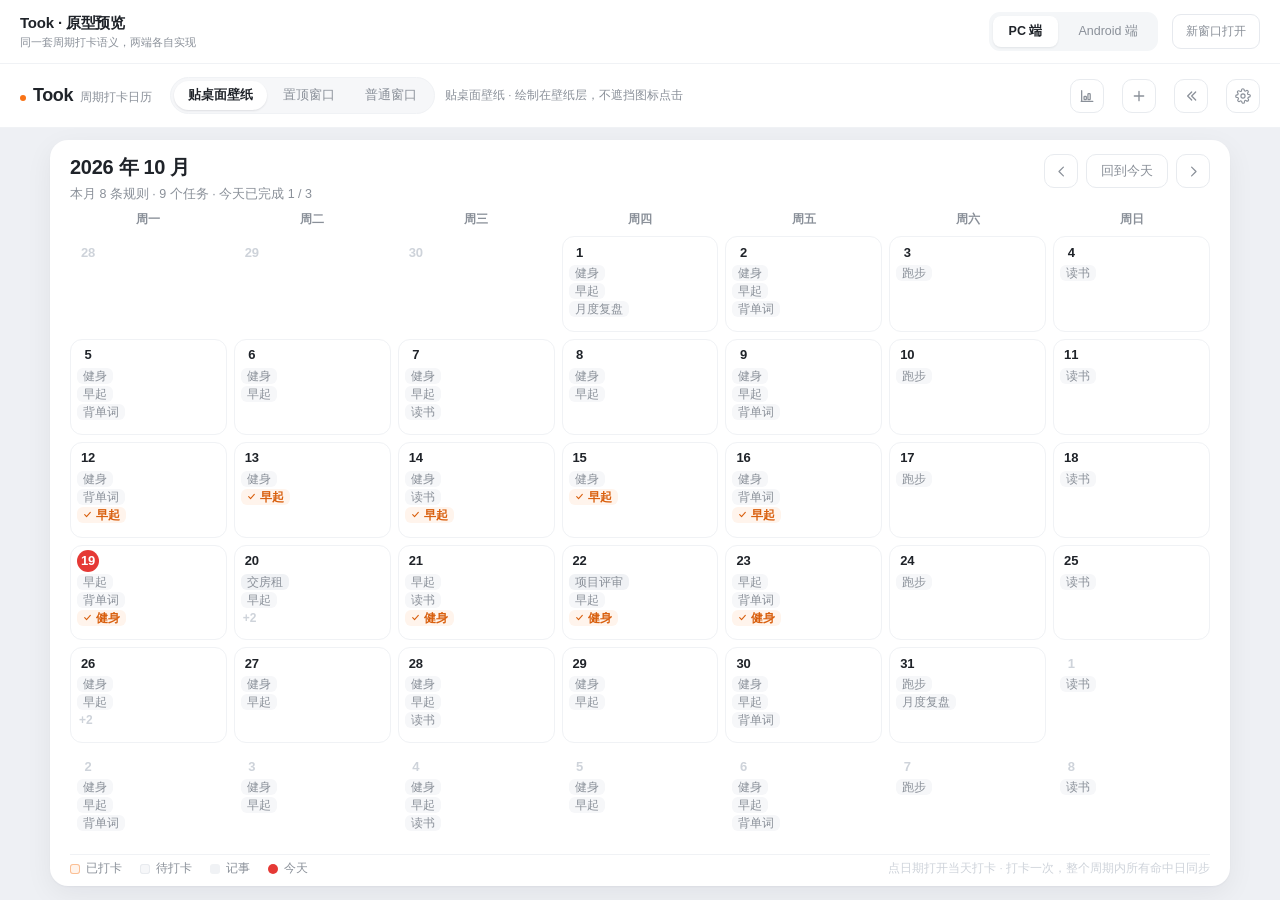
<file: prototype/preview.html>
<!DOCTYPE html>
<html lang="zh-CN">
<head>
<meta charset="UTF-8" />
<meta name="viewport" content="width=device-width,initial-scale=1" />
<title>Took · 原型预览</title>
<style>
  * { box-sizing: border-box; margin: 0; padding: 0; }

  :root {
    --bg:          #eef0f4;
    --surface:     #ffffff;
    --line:        #f0f2f5;
    --text:        #1f2329;
    --text-2:      #8a9099;
    --text-3:      #ced3da;
    --accent:      #f97316;
    --accent-weak: #fff4ec;
    --accent-line: #fbbf94;
    --accent-text: #d9600f;
    --radius:      18px;
  }

  html, body { height: 100%; }

  body {
    font-family: -apple-system, BlinkMacSystemFont, "Segoe UI", "PingFang SC",
                 "Hiragino Sans GB", "Microsoft YaHei", sans-serif;
    background: var(--bg);
    color: var(--text);
    display: flex; flex-direction: column;
    -webkit-font-smoothing: antialiased;
  }

  .bar {
    flex: none;
    display: flex; align-items: center; gap: 14px;
    padding: 12px 20px;
    background: var(--surface);
    border-bottom: 1px solid var(--line);
  }
  .brand { font-size: 15px; font-weight: 650; letter-spacing: -.2px; }
  .brand small {
    display: block; font-size: 11px; font-weight: 400;
    color: var(--text-2); margin-top: 2px; letter-spacing: 0;
  }

  .seg {
    margin-left: auto;
    display: flex; gap: 4px; padding: 4px;
    background: #f4f6f8; border-radius: 11px;
  }
  .seg button {
    border: 0; background: transparent; cursor: pointer;
    font-family: inherit; font-size: 12.5px; color: var(--text-2);
    padding: 7px 16px; border-radius: 8px;
    transition: background .15s, color .15s, box-shadow .15s;
  }
  .seg button:hover { color: var(--text); }
  .seg button.on {
    background: var(--surface); color: var(--text);
    font-weight: 600;
    box-shadow: 0 1px 2px rgba(16,24,40,.08);
  }

  .open {
    border: 1px solid #e6e9ee; background: var(--surface);
    color: var(--text-2); cursor: pointer;
    font-family: inherit; font-size: 12px;
    padding: 8px 13px; border-radius: 9px;
    transition: border-color .15s, color .15s;
  }
  .open:hover { border-color: var(--accent-line); color: var(--accent-text); }

  .stage { flex: 1; position: relative; overflow: hidden; }
  .stage iframe {
    position: absolute; inset: 0;
    width: 100%; height: 100%; border: 0; background: var(--bg);
  }
  .stage iframe[hidden] { display: none; }
</style>
</head>
<body>

<div class="bar">
  <div class="brand">
    Took · 原型预览
    <small>同一套周期打卡语义，两端各自实现</small>
  </div>

  <div class="seg" id="seg">
    <button data-view="pc" class="on">PC 端</button>
    <button data-view="android">Android 端</button>
  </div>

  <button class="open" id="openBtn">新窗口打开</button>
</div>

<div class="stage" id="stage">
  <iframe id="framePC" src="pc.html" title="PC 端原型"></iframe>
  <iframe id="frameAndroid" src="android.html" title="Android 端原型" hidden></iframe>
</div>

<script>
const VIEWS = {
  pc:      { frame: 'framePC',      href: 'pc.html' },
  android: { frame: 'frameAndroid', href: 'android.html' },
};

let current = 'pc';

const segBtns = [...document.querySelectorAll('#seg button')];

function show(view) {
  if (!VIEWS[view]) return;
  current = view;
  segBtns.forEach(b => b.classList.toggle('on', b.dataset.view === view));
  Object.entries(VIEWS).forEach(([key, cfg]) => {
    document.getElementById(cfg.frame).hidden = key !== view;
  });
}

segBtns.forEach(b => b.addEventListener('click', () => show(b.dataset.view)));

document.getElementById('openBtn').onclick = () => {
  window.open(VIEWS[current].href, '_blank');
};
</script>
</body>
</html>
</file>
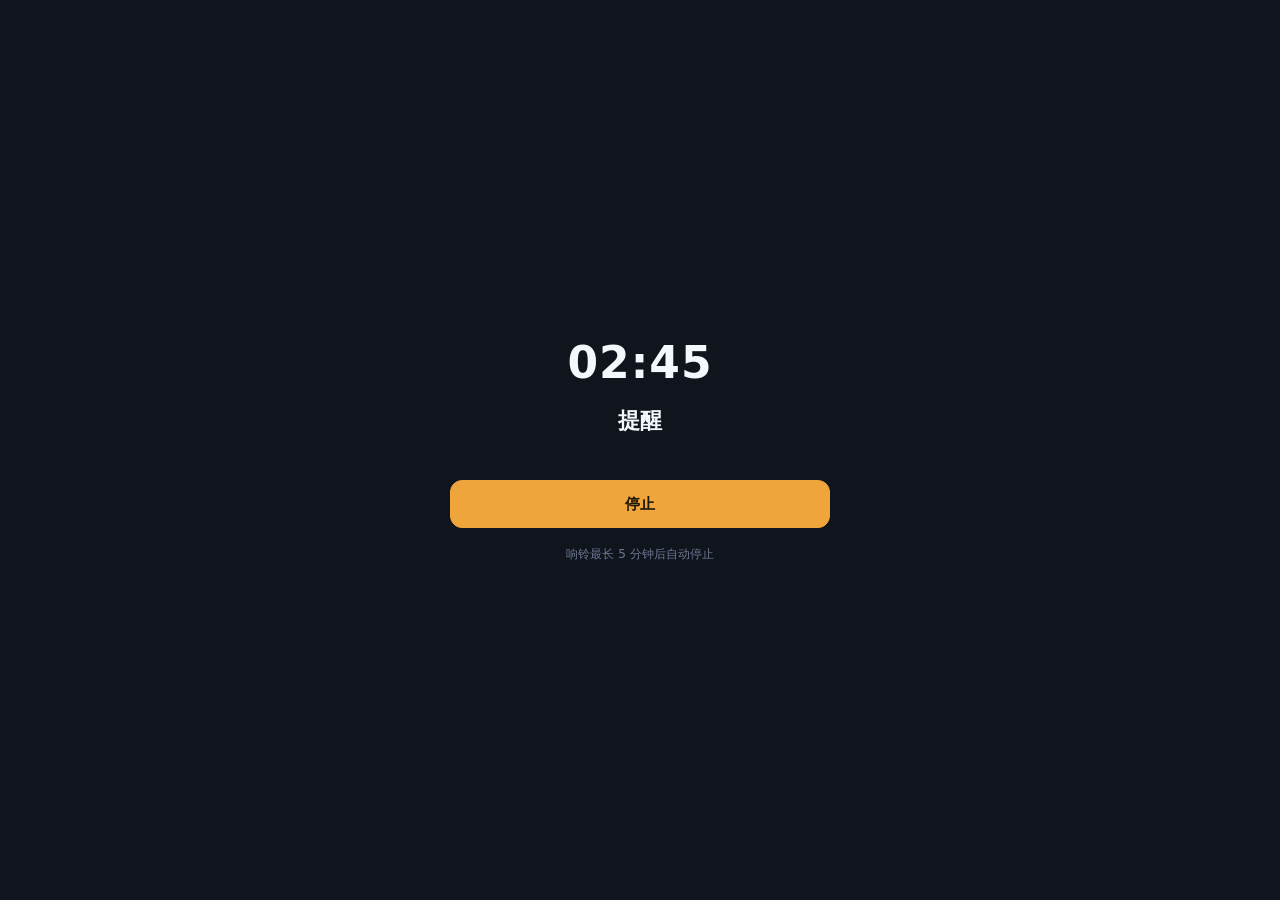
<file: pc/ui/alarm.html>
<!DOCTYPE html>
<html lang="zh-CN">
<head>
<meta charset="UTF-8" />
<title>Took · 提醒</title>
<style>
  :root { color-scheme: light; }
  * { box-sizing: border-box; }
  html, body { height: 100%; margin: 0; }
  body {
    font-family: -apple-system, "Segoe UI", "Microsoft YaHei", system-ui, sans-serif;
    background: #10141c; color: #f4f7fb;
    display: flex; flex-direction: column; align-items: center; justify-content: center;
    gap: 18px; padding: 24px; text-align: center; user-select: none;
  }
  .time { font-size: 44px; font-weight: 700; letter-spacing: 1px; font-variant-numeric: tabular-nums; }
  .title { font-size: 22px; font-weight: 650; max-width: 100%; overflow-wrap: anywhere; }
  .body { font-size: 14px; color: #a9b4c6; max-width: 100%; overflow-wrap: anywhere; }
  .actions { display: flex; gap: 12px; margin-top: 8px; width: 100%; max-width: 380px; }
  button {
    flex: 1; min-height: 48px; border-radius: 12px; border: 1px solid #2b3547;
    background: #1b2331; color: #e7edf7; font-size: 15px; font-weight: 600;
    cursor: pointer; font-family: inherit;
  }
  button:hover { background: #232d3e; }
  button.primary { background: #f0a53c; border-color: #f0a53c; color: #1b1408; }
  button.primary:hover { background: #ffb857; }
  .tip { font-size: 12px; color: #6c7891; }
</style>
</head>
<body>
  <div class="time" id="time">--:--</div>
  <div class="title" id="title">提醒</div>
  <div class="body" id="body"></div>
  <div class="actions" id="actions"></div>
  <div class="tip">响铃最长 5 分钟后自动停止</div>
<script>
  /* 闹钟窗（定稿 §6.3.5）：只做「贪睡 / 停止」两个动作。
     参数由 scheduler.rs 拼进 URL（title/body/snooze 都已 encodeURIComponent），这里只解码展示。
     两个按钮都真的走 Tauri 命令，且都会先停铃声 —— 不停只关窗口，用户会以为没关掉。 */
  (function () {
    var q = new URLSearchParams(location.search);
    var id = q.get('id') || '';
    var title = q.get('title') || '提醒';
    var body = q.get('body') || '';
    var snooze = parseInt(q.get('snooze') || '0', 10) || 0;

    var pad2 = function (n) { return n < 10 ? '0' + n : String(n); };
    var now = new Date();
    document.getElementById('time').textContent = pad2(now.getHours()) + ':' + pad2(now.getMinutes());
    document.getElementById('title').textContent = title;
    document.getElementById('body').textContent = body;

    var invoke = (window.__TAURI__ && window.__TAURI__.core && window.__TAURI__.core.invoke)
      ? window.__TAURI__.core.invoke
      : function () { return Promise.reject(new Error('不在 Tauri 里')); };

    function closeSelf() {
      try {
        if (window.__TAURI__ && window.__TAURI__.window && window.__TAURI__.window.getCurrentWindow) {
          window.__TAURI__.window.getCurrentWindow().close();
        }
      } catch (e) { /* 关不掉就让后台的 5 分钟超时兜底 */ }
    }

    function stop() {
      invoke('stop_reminder', { reminderId: id }).catch(function () {}).then(closeSelf);
    }
    function doSnooze() {
      invoke('snooze_reminder', { reminderId: id }).catch(function () {}).then(closeSelf);
    }

    var actions = document.getElementById('actions');
    if (snooze > 0) {
      var b1 = document.createElement('button');
      b1.textContent = '稍后提醒 ' + snooze + ' 分钟';
      b1.addEventListener('click', doSnooze);
      actions.appendChild(b1);
    }
    var b2 = document.createElement('button');
    b2.className = 'primary';
    b2.textContent = '停止';
    b2.addEventListener('click', stop);
    actions.appendChild(b2);

    // 只给「停止」快捷键：Esc 不应该在用户想贪睡时把闹钟关掉
    document.addEventListener('keydown', function (e) {
      if (e.key === 'Escape') stop();
    });
  })();
</script>
</body>
</html>
</file>
<file: pc/ui/style.css>
/* Took PC 端 · 只读月历
   设计令牌与卡片/标签样式逐字取自已验收原型 prototype/pc.html（只抄月历相关部分：
   令牌、.stage/.cal/.cal-head/.cal-nav/.week-head/.grid/.cell/.dnum/.tags/.tag/.dots/
   .legend/.mask/.sheet*），没有引入任何新色值。 */

/* ---------- 1. 设计令牌 ---------- */
:root{
  --bg:          #eef0f4;
  --surface:     #ffffff;
  --line:        #f0f2f5;
  --text:        #1f2329;
  --text-2:      #8a9099;
  --text-3:      #ced3da;
  --today:       #e53935;
  --accent:      #f97316;
  --accent-weak: #fff4ec;
  --accent-line: #fbbf94;
  --accent-text: #d9600f;
  --radius:      18px;

  --surface-2:   #f6f7f9;
  --border:      #e8ebef;
  --shadow:      0 1px 2px rgba(16,24,40,.04), 0 8px 28px rgba(16,24,40,.06);
  --shadow-lg:   0 24px 64px rgba(16,24,40,.18);
  --ease:        cubic-bezier(.2,.8,.2,1);

  --fs-ui:   13.5px;
  --fs-tag:  12px;
  --fs-day:  13px;
}

/* ---------- 2. 基础重置 ---------- */
*,*::before,*::after{ box-sizing:border-box; margin:0; padding:0; }
html,body{ height:100%; }
body{
  font-family:-apple-system, BlinkMacSystemFont, "Segoe UI", "PingFang SC",
              "Hiragino Sans GB", "Microsoft YaHei", sans-serif;
  background:var(--bg); color:var(--text);
  display:flex; flex-direction:column; height:100vh; overflow:hidden;
  -webkit-font-smoothing:antialiased;
}
button{ font-family:inherit; color:inherit; }
button:focus-visible,[tabindex]:focus-visible{
  outline:2px solid var(--accent-line); outline-offset:2px;
}
::selection{ background:var(--accent-line); color:#fff; }

/* ---------- 3. 内容区 / 月历 ----------
   铺满整个窗口：.stage 不再留外边距，底色就是窗口底色（实色 --surface，半透明时也不透壁纸）；
   .cal 不再是「卡片」——无圆角、无边框、无阴影、无独立白底，只保留内部排版内边距
   （左右 18px 是给 .cal-head 的标题与按钮组留的呼吸位，否则贴边难看）。 */
.stage{
  flex:1; min-height:0; padding:0; display:flex; justify-content:center;
  background:var(--surface);
}
.cal{
  width:100%; min-height:0;
  display:flex; flex-direction:column; gap:8px;
  background:transparent; border-radius:0; box-shadow:none;
  padding:10px 18px 8px;
}
/* 三段式：左 标题+副标题 / 中 功能按钮组 / 右 翻月组。三段垂直居中，按钮与翻月键同为 34px 高 */
.cal-head{ flex:none; display:flex; align-items:center; justify-content:space-between; gap:16px; }
.cal-title{ flex:none; min-width:0; }
.cal-head h1{ font-size:20px; font-weight:680; letter-spacing:-.3px; }
.cal-head p{ margin-top:5px; font-size:12.5px; color:var(--text-2); }
/* 中间那块空白：功能按钮组占住它，整体居中 */
.cal-acts{
  flex:1 1 auto; min-width:0; display:flex; align-items:center; justify-content:center;
  gap:8px; flex-wrap:wrap;
}
.cal-nav{ flex:none; display:flex; align-items:center; gap:8px; }
.nav-btn{
  width:34px; height:34px; display:grid; place-items:center; cursor:pointer;
  border:1px solid var(--border); border-radius:10px; background:var(--surface);
  color:var(--text-2); transition:.16s;
}
.nav-btn:hover{ border-color:var(--accent-line); color:var(--accent-text); }
.nav-btn svg{ width:15px; height:15px; }
.pill-btn{
  height:34px; padding:0 14px; cursor:pointer; font-size:12.5px;
  border:1px solid var(--border); border-radius:10px; background:var(--surface); color:var(--text-2);
  transition:.16s;
}
.pill-btn:hover{ border-color:var(--accent-line); color:var(--accent-text); }

/* 表头与周行必须同列：.grid 常驻滚动条槽（scrollbar-gutter:stable），
   表头补同宽的右留白，两边可用宽度才一致，7 列中心才不会越往下越偏。 */
:root{ --sb: 10px; }
.week-head{
  flex:none; display:grid; grid-template-columns:repeat(7,1fr); gap:7px;
  padding-right:var(--sb);
}
.week-head div{ text-align:center; font-size:12px; font-weight:600; color:var(--text-2); }

/* 纵向滚动容器：每行一周，滚到底自然衔接下个月（不是翻页） */
.grid{
  flex:1; min-height:0; overflow-y:auto; overflow-x:hidden;
  display:flex; flex-direction:column; gap:7px;
  overscroll-behavior:contain; user-select:none; scrollbar-gutter:stable;
  cursor:grab; scrollbar-width:thin;
}
.grid.dragging{ cursor:grabbing; }
.grid::-webkit-scrollbar{ width:var(--sb); }
.grid::-webkit-scrollbar-thumb{ background:#dfe3ea; border-radius:8px; border:3px solid var(--surface); }
.grid::-webkit-scrollbar-thumb:hover{ background:#c9cfd9; }
.grid::-webkit-scrollbar-track{ background:transparent; }
.week{ flex:none; height:var(--row-h,80px); display:grid; grid-template-columns:repeat(7,1fr); gap:7px; }
.cell{
  position:relative; min-height:0; overflow:hidden; cursor:pointer;
  display:flex; flex-direction:column; gap:2px; padding:4px 6px 3px;
  border:1px solid var(--line); border-radius:12px; background:var(--surface);
  transition:border-color .16s, background .16s;
}
.cell:hover{ border-color:var(--accent-line); background:var(--accent-weak); }
.cell.mute{ background:transparent; border-color:transparent; }
.cell.mute:hover{ background:var(--surface-2); border-color:var(--line); }
.dnum{
  flex:none; width:22px; height:22px; display:grid; place-items:center;
  font-size:var(--fs-day); font-weight:600; letter-spacing:-.2px; border-radius:999px;
}
.cell.mute .dnum{ color:var(--text-3); }
.dnum.today{ background:var(--today); color:#fff; font-weight:680; }

/* 任务标签：纯预览，不绑定单独行为（点击被 app.js 的点击过滤吃掉） */
.tags{ display:flex; flex-direction:column; gap:2px; min-height:0; overflow:hidden; cursor:default; }
.tag{
  display:flex; align-items:center; gap:4px; flex:none;
  align-self:flex-start; max-width:100%;
  height:16px; padding:0 7px; border-radius:6px;
  font-size:var(--fs-tag); line-height:1;
  background:var(--surface-2); color:var(--text-2);
  white-space:nowrap; overflow:hidden; font-weight:500;
}
.tag .nm{ display:block; min-width:0; overflow:hidden; text-overflow:ellipsis; white-space:nowrap; line-height:1; }
.tag svg{ width:9px; height:9px; flex:none; }

/* 宽松档：把标签行高压紧，换来一格多显示一条 */
[data-density="loose"] .tags{ gap:2px; }
[data-density="loose"] .tag{ padding:2px 6px; }

/* 紧凑档：1 条任务名 + N + 一排更小的圆点 */
[data-density="compact"] .dots{ gap:2px; padding-top:0; }
[data-density="compact"] .dots i{ width:4px; height:4px; }

/* 已完成：主色 #f97316 + 粗字重，绝不划掉 / 变浅 / 隐藏 */
.tag.done{ background:var(--accent-weak); color:var(--accent-text); font-weight:640; }
.tag.more{ background:transparent; color:var(--text-3); padding:0 2px; font-weight:600; }

.dots{
  display:flex; align-items:center; gap:3px; flex-wrap:nowrap; overflow:hidden;
  padding-top:1px; cursor:default; flex:none;
}
.dots i{ width:5px; height:5px; border-radius:50%; background:var(--text-3); display:block; flex:none; }
.dots i.done{ background:var(--accent); }

.legend{
  flex:none; display:flex; align-items:center; gap:18px; flex-wrap:wrap;
  padding-top:6px; border-top:1px solid var(--line);
  font-size:11.5px; color:var(--text-2);
}
.legend b{ display:inline-flex; align-items:center; gap:6px; font-weight:400; }
.legend i{ width:10px; height:10px; border-radius:3px; display:inline-block; }
.legend .l-done{ background:var(--accent-weak); box-shadow:inset 0 0 0 1px var(--accent-line); }
.legend .l-todo{ background:var(--surface-2); box-shadow:inset 0 0 0 1px var(--border); }

/* ---------- 4. 当天面板 ---------- */
.mask{
  position:fixed; inset:0; z-index:60; display:grid; place-items:center; padding:24px;
  background:rgba(16,24,40,.34); backdrop-filter:blur(2px);
  animation:fadeIn .16s var(--ease);
}
.mask[hidden]{ display:none; }
@keyframes fadeIn{ from{ opacity:0 } to{ opacity:1 } }
@keyframes pop{ from{ opacity:0; transform:translateY(10px) scale(.985); } to{ opacity:1; transform:none; } }
.sheet{
  width:100%; max-width:430px; max-height:min(86vh,720px); display:flex; flex-direction:column;
  background:var(--surface); border-radius:22px; box-shadow:var(--shadow-lg);
  animation:pop .2s var(--ease);
}
.sheet-head{ flex:none; position:relative; padding:20px 22px 15px; border-bottom:1px solid var(--line); }
.sheet-head h3{ font-size:17px; font-weight:680; letter-spacing:-.2px; }
.sheet-head p{ margin-top:5px; font-size:12.5px; color:var(--text-2); }
.sheet-head .today-dot{ color:var(--today); font-weight:640; }
.sheet-close{
  position:absolute; top:16px; right:16px; width:30px; height:30px; display:grid; place-items:center;
  cursor:pointer; border:0; border-radius:50%; background:var(--surface-2); color:var(--text-2);
  transition:.16s;
}
.sheet-close:hover{ background:var(--line); color:var(--text); }
.sheet-close svg{ width:13px; height:13px; }
.sheet-list{ flex:1; min-height:0; overflow:auto; padding:10px 12px; }
.sgroup{ padding:4px 0 6px; }
.sgroup + .sgroup{ border-top:1px solid var(--line); margin-top:4px; padding-top:8px; }
.sgroup-head{ display:flex; align-items:baseline; gap:8px; padding:6px 10px 4px; min-width:0; }
.sgroup-head b{ flex:none; font-size:12.5px; font-weight:660; color:var(--text); letter-spacing:-.1px; }
.sgroup-sum{
  flex:1; min-width:0; font-size:11px; color:var(--text-2);
  overflow:hidden; text-overflow:ellipsis; white-space:nowrap;
}
/* 面板里的任务行：整行可点 → 打卡 / 取消打卡（格子里仍是纯预览，契约 §5.4） */
.mtask{
  display:flex; align-items:center; gap:12px; width:100%; padding:11px 10px;
  border:0; border-radius:12px; background:transparent; text-align:left;
  cursor:pointer; transition:background .14s;
}
.mtask:hover{ background:var(--surface-2); }
.mtask[disabled]{ opacity:.55; cursor:default; }
.tick{
  flex:none; width:23px; height:23px; border-radius:50%; border:1.7px solid var(--text-3);
  display:grid; place-items:center; color:#fff; transition:.16s;
}
.tick svg{ width:12px; height:12px; opacity:0; transition:opacity .14s; }
.mtask.done .tick{ background:var(--accent); border-color:var(--accent); }
.mtask.done .tick svg{ opacity:1; }
.mtask-name{ flex:1; min-width:0; font-size:13.5px; font-weight:560;
  overflow:hidden; text-overflow:ellipsis; white-space:nowrap; }
.mtask.done .mtask-name{ color:var(--accent-text); font-weight:660; }
.mtask-state{ flex:none; font-size:11.5px; color:var(--text-3); }
.mtask.done .mtask-state{ color:var(--accent-text); font-weight:600; }
.mempty{ padding:34px 0; text-align:center; font-size:12.5px; color:var(--text-2); }

/* ============================================================================
   5. 功能按钮组用的 .tool（原顶部工具条已删除，按钮组现在只活在 .cal-head 里）
   ========================================================================= */
.tool{
  display:inline-flex; align-items:center; gap:6px; height:34px; padding:0 13px;
  border:1px solid var(--border); border-radius:10px; background:var(--surface);
  color:var(--text-2); font-size:12.5px; cursor:pointer; transition:.16s;
}
.tool:hover{ border-color:var(--accent-line); color:var(--accent-text); }
.tool.icon{ width:34px; padding:0; justify-content:center; }
.tool svg{ width:16px; height:16px; }
.tool .lbl{ white-space:nowrap; }
/* 固定方式按钮：显示当前方式的两个字，右侧一个小三角表示「点了会展开菜单」 */
#btnPin{ padding-right:9px; }
#btnPin::after{
  content:''; width:0; height:0; margin-left:2px;
  border-left:3.5px solid transparent; border-right:3.5px solid transparent;
  border-top:4px solid currentColor; opacity:.55;
}
#btnPin[aria-expanded="true"]{ border-color:var(--accent-line); color:var(--accent-text); }

/* 就地弹出的小菜单：锚在 #btnPin 下方（坐标由 app.js 写 inline style），不是模态框 */
.pin-menu{
  position:fixed; z-index:60; min-width:190px; padding:5px;
  display:flex; flex-direction:column; gap:2px;
  background:var(--surface); border:1px solid var(--border); border-radius:12px;
  box-shadow:0 10px 28px rgba(23,28,38,.14), 0 2px 6px rgba(23,28,38,.06);
  animation:pinMenuIn .12s var(--ease);
}
.pin-menu[hidden]{ display:none; }
@keyframes pinMenuIn{ from{ opacity:0; transform:translateY(-4px); } to{ opacity:1; transform:none; } }
.pin-menu button{
  display:flex; flex-direction:column; align-items:flex-start; gap:1px;
  padding:7px 10px 7px 26px; position:relative; cursor:pointer; text-align:left;
  border:0; border-radius:8px; background:transparent; color:var(--text);
  font-size:12.5px; transition:background .14s, color .14s;
}
.pin-menu button:hover{ background:var(--surface-2); }
.pin-menu button .pm-name{ font-weight:560; }
.pin-menu button .pm-sub{ font-size:11px; color:var(--text-2); }
/* 当前项打勾 + 高亮（aria-checked 是唯一真源，样式跟着它走） */
.pin-menu button[aria-checked="true"]{ background:var(--accent-weak); color:var(--accent-text); }
.pin-menu button[aria-checked="true"] .pm-name{ font-weight:660; }
.pin-menu button[aria-checked="true"]::before{
  content:''; position:absolute; left:10px; top:50%; width:10px; height:6px;
  margin-top:-4px; border-left:2px solid var(--accent-text); border-bottom:2px solid var(--accent-text);
  transform:rotate(-45deg);
}
.pin-menu button[disabled]{ opacity:.5; cursor:not-allowed; }

/* 窄窗：按钮组只留图标（宽度不变、可换行），不挤成一团 */
@media (max-width:900px){
  .cal-acts{ gap:6px; }
  .cal-acts .tool{ width:34px; padding:0; justify-content:center; }
  .cal-acts .tool .lbl{ display:none; }
}

/* ============================================================================
   6. 通用控件：按钮 / 输入 / 徽章（照 prototype/pc.html 第 5 节）
   ========================================================================= */
.btn{
  display:inline-flex; align-items:center; justify-content:center; gap:6px;
  height:36px; padding:0 16px; cursor:pointer; font-size:13px; font-weight:560;
  border:1px solid var(--border); border-radius:10px; background:var(--surface); color:var(--text);
  transition:background .16s, border-color .16s, color .16s, box-shadow .16s;
}
.btn:hover{ border-color:var(--accent-line); color:var(--accent-text); }
.btn.primary{ background:var(--accent); border-color:var(--accent); color:#fff; font-weight:640; box-shadow:0 6px 16px rgba(249,115,22,.24); }
.btn.primary:hover{ background:#ea6a0d; border-color:#ea6a0d; color:#fff; }
.btn[disabled]{ opacity:.45; cursor:not-allowed; }
.btn svg{ width:15px; height:15px; }

.inp{
  height:36px; width:100%; padding:0 12px; font-family:inherit; font-size:13px; color:var(--text);
  background:var(--surface); border:1px solid var(--border); border-radius:10px; outline:none;
  transition:border-color .16s, box-shadow .16s;
}
.inp:focus{ border-color:var(--accent-line); box-shadow:0 0 0 3px var(--accent-weak); }
.inp::placeholder{ color:var(--text-3); }

.badge{
  display:inline-flex; align-items:center; height:20px; padding:0 7px; border-radius:6px;
  font-size:11px; font-weight:600; letter-spacing:.2px; white-space:nowrap;
  background:var(--surface-2); color:var(--text-2); border:1px solid transparent;
}

/* ============================================================================
   7. 全屏视图（配置 / 设置）：左导航 + 右内容（照 prototype/pc.html 第 6 节）
   ========================================================================= */
.screen{
  position:fixed; inset:0; z-index:40; display:flex; flex-direction:column;
  background:var(--bg); animation:screenIn .2s var(--ease);
}
@keyframes screenIn{ from{ opacity:0; transform:translateY(6px); } to{ opacity:1; transform:none; } }
.screen[hidden]{ display:none; }
.screen-head{
  flex:none; height:64px; display:flex; align-items:center; gap:12px; padding:0 20px;
  background:var(--surface); border-bottom:1px solid var(--line);
}
.screen-head h2{ font-size:16px; font-weight:680; letter-spacing:-.2px; }
.screen-head .sub{ font-size:12px; color:var(--text-2); margin-left:2px; }
.icon-btn{
  width:34px; height:34px; display:grid; place-items:center; cursor:pointer;
  border:1px solid var(--border); border-radius:10px; background:var(--surface); color:var(--text-2);
  transition:.16s;
}
.icon-btn:hover{ border-color:var(--accent-line); color:var(--accent-text); }
.icon-btn svg{ width:16px; height:16px; }

.set-body{ flex:1; min-height:0; display:flex; }
.set-nav{
  flex:none; width:196px; padding:16px 12px; background:var(--surface);
  border-right:1px solid var(--line); display:flex; flex-direction:column; gap:2px; overflow:auto;
}
.set-nav button{
  display:flex; align-items:center; gap:10px; width:100%; padding:9px 11px; cursor:pointer;
  border:0; border-radius:10px; background:transparent; color:var(--text-2);
  font-size:13px; text-align:left; transition:background .16s, color .16s;
}
.set-nav button:hover{ background:var(--surface-2); color:var(--text); }
.set-nav button.on{ background:var(--accent-weak); color:var(--accent-text); font-weight:640; }
.set-main{ flex:1; min-width:0; overflow:auto; padding:22px 26px 40px; }
.set-panel{ display:none; max-width:720px; }
.set-panel.on{ display:block; animation:fadeIn .18s var(--ease); }
.panel-title{ font-size:15px; font-weight:680; margin-bottom:4px; }
.panel-desc{ font-size:12.5px; color:var(--text-2); margin-bottom:16px; line-height:1.6; }

.card{
  background:var(--surface); border-radius:var(--radius); box-shadow:var(--shadow);
  overflow:hidden; margin-bottom:16px;
}
.row{
  display:flex; align-items:center; gap:16px; padding:14px 18px;
  border-bottom:1px solid var(--line); min-height:56px;
}
.row:last-child{ border-bottom:0; }
.row.col{ flex-direction:column; align-items:stretch; gap:10px; }
.row .k{ flex:1; min-width:0; }
.row .k b{ display:block; font-size:13.5px; font-weight:600; }
.row .k i{ display:block; margin-top:3px; font-size:11.5px; font-style:normal; color:var(--text-2); line-height:1.5; }
.row .v{ flex:none; display:flex; align-items:center; gap:8px; }
.stat-line{ display:flex; align-items:center; gap:8px; font-size:12.5px; color:var(--text-2); }
.stat-line .dot-ok{ width:7px; height:7px; border-radius:50%; background:#38a169; }
.stat-line .dot-off{ width:7px; height:7px; border-radius:50%; background:var(--text-3); }
.stat-line.err{ color:var(--today); max-width:340px; overflow:hidden; text-overflow:ellipsis; white-space:nowrap; }
.conflict{
  margin:0 18px 14px; padding:11px 13px; border-radius:10px; font-size:12px; line-height:1.6;
  background:var(--accent-weak); border:1px solid var(--accent-line); color:var(--accent-text);
}
.about-line{ display:flex; gap:12px; padding:12px 18px; border-bottom:1px solid var(--line); font-size:13px; }
.about-line:last-child{ border-bottom:0; }
.about-line b{ flex:none; width:96px; font-weight:600; color:var(--text-2); font-size:12.5px; }
.about-line span{ min-width:0; word-break:break-all; }

/* 配置页：规则卡片里的只读任务标签 */
.chips{ display:flex; flex-wrap:wrap; gap:6px; padding-top:2px; }
.task-chip{
  display:inline-flex; align-items:center; height:24px; padding:0 10px; border-radius:7px;
  font-size:12px; font-weight:560; background:var(--surface-2); color:var(--text);
  border:1px solid var(--border);
}
.task-chip.off{ color:var(--text-3); text-decoration:line-through; }

/* 页脚提示与数据源（.tip 照 prototype，.src 顶右） */
.legend .tip{ color:var(--text-3); }
.legend .src{ margin-left:auto; font-weight:400; }


/* ============================================================================
   8. 配置页：可编辑的规则 / 任务（契约 §9）
   ========================================================================= */
.cfg-head{ display:flex; align-items:flex-start; gap:16px; max-width:720px; }
.cfg-head .panel-desc{ margin-bottom:16px; }

.btn.sm{ height:30px; padding:0 11px; font-size:12.5px; border-radius:9px; }
.btn.danger:hover{ border-color:var(--today); color:var(--today); }
.badge.ended{ background:var(--surface-2); color:var(--text-2); border-color:var(--border); }
.panel-title.sub{ font-size:12.5px; color:var(--text-2); font-weight:600; margin:18px 0 8px; }

.rule-block{ border-bottom:1px solid var(--line); }
.rule-block:last-child{ border-bottom:0; }
.rule-row{ display:flex; align-items:center; gap:12px; padding:12px 16px; }
.rule-row.open{ background:var(--surface-2); }
.rule-main{
  flex:1; min-width:0; display:flex; flex-direction:column; align-items:flex-start; gap:3px;
  padding:0; border:0; background:transparent; text-align:left; cursor:pointer;
}
.rule-meta{ display:flex; align-items:center; gap:8px; min-width:0; }
.rule-meta b{ font-size:13.5px; font-weight:640; overflow:hidden; text-overflow:ellipsis; white-space:nowrap; }
.rule-main i{ display:block; font-size:11.5px; font-style:normal; color:var(--text-2);
  overflow:hidden; text-overflow:ellipsis; white-space:nowrap; max-width:100%; }
.rule-count{ flex:none; font-size:11.5px; color:var(--text-2); }
.rule-acts{ flex:none; display:flex; align-items:center; gap:6px; }
.rule-tasks{ padding:4px 16px 14px 30px; background:var(--surface-2); }
.task-row{ display:flex; align-items:center; gap:8px; padding:5px 0; }
.task-row .inp{ height:32px; }
.task-row.off .task-name{ color:var(--text-3); text-decoration:line-through; }
.task-add{ display:flex; align-items:center; gap:8px; padding-top:8px; }
.task-add .inp{ height:32px; max-width:260px; }
.hint{ display:block; font-size:11.5px; font-style:normal; color:var(--text-2); line-height:1.6; }

/* ---------- 规则表单 ---------- */
.fsheet{
  width:100%; max-width:560px; max-height:min(88vh,780px); display:flex; flex-direction:column;
  background:var(--surface); border-radius:22px; box-shadow:var(--shadow-lg);
  animation:pop .2s var(--ease);
}
.fsheet-head{ flex:none; position:relative; padding:18px 22px 14px; border-bottom:1px solid var(--line); }
.fsheet-head h3{ font-size:16px; font-weight:680; letter-spacing:-.2px; }
.fsheet-body{ flex:1; min-height:0; overflow:auto; padding:16px 22px; }
.fsheet-foot{
  flex:none; display:flex; justify-content:flex-end; gap:10px;
  padding:14px 22px; border-top:1px solid var(--line);
}
.frow{ display:flex; align-items:center; gap:12px; padding:8px 0; }
.frow.col{ flex-direction:column; align-items:stretch; gap:8px; }
.frow > label{ flex:none; width:72px; font-size:12.5px; font-weight:600; color:var(--text-2); }
.frow.col > label{ width:auto; }
.frow .inp[type="date"]{ max-width:200px; }
.inp.num{ width:88px; }
.fdetail-line{ display:flex; align-items:center; gap:8px; font-size:13px; color:var(--text); }
.chk-inline{ display:inline-flex; align-items:center; gap:7px; font-size:12.5px; color:var(--text); cursor:pointer; }
.chk-inline input{ width:15px; height:15px; accent-color:var(--accent); cursor:pointer; }
.seg{ display:flex; gap:6px; flex-wrap:wrap; }
.seg button{
  height:32px; padding:0 13px; font-size:12.5px; cursor:pointer;
  border:1px solid var(--border); border-radius:9px; background:var(--surface); color:var(--text-2);
  transition:.16s;
}
.seg button:hover{ border-color:var(--accent-line); color:var(--accent-text); }
.seg button.on{ background:var(--accent-weak); border-color:var(--accent-line); color:var(--accent-text); font-weight:640; }
.seg button[disabled]{ opacity:.45; cursor:not-allowed; }
.seg.days button{ min-width:52px; }
.task-chip.on{ background:var(--accent-weak); border-color:var(--accent-line); color:var(--accent-text); cursor:pointer; }
button.task-chip{ cursor:pointer; }
.fbanner{
  margin:4px 0 12px; padding:10px 12px; border-radius:10px; font-size:12px; line-height:1.6;
  background:var(--accent-weak); border:1px solid var(--accent-line); color:var(--accent-text);
}
.fbanner.ok{ background:#f2fbf5; border-color:#bfe3cb; color:#2f7a4b; }
.ferr{ margin-top:10px; font-size:12px; color:var(--today); line-height:1.6; }
.ferr[hidden]{ display:none; }

/* ---------- 全局确认框（永远在最上层） ---------- */
#confirmMask{ z-index:70; }
.confirm{
  width:100%; max-width:380px; padding:22px 22px 18px; background:var(--surface);
  border-radius:20px; box-shadow:var(--shadow-lg); animation:pop .2s var(--ease);
}
.confirm h4{ font-size:15px; font-weight:680; letter-spacing:-.2px; }
.confirm p{ margin-top:9px; font-size:12.5px; line-height:1.7; color:var(--text-2); }
.confirm-actions{ display:flex; justify-content:flex-end; gap:10px; margin-top:18px; }

/* ============================================================================
   9. 记事 / 倒数日 / 笔记本（契约 §10）
      记事与笔记本共用「文档式全屏页」（照 prototype/pc.html 的 #bookScreen）：
      全屏白底、大号标题、元信息、无边框正文；全部复用既有令牌，不新增色值。
   ========================================================================= */

/* 月历格子里的记事：与任务标签同形，但用左侧实心竖条区分（记事是一段时间的信息） */
.tag.memo{
  background:var(--surface-2); color:var(--text);
  box-shadow:inset 2px 0 0 var(--accent-line);
}
.tag.memo .nm{ font-weight:560; }

/* ---- 文档式全屏页 ---- */
.book-screen{ background:var(--surface); z-index:50; }
.be-top{
  flex:none; height:56px; display:flex; align-items:center; gap:10px; padding:0 16px;
  background:var(--surface); border-bottom:1px solid var(--line);
}
.be-range{ display:flex; align-items:center; gap:6px; }
.be-range[hidden]{ display:none; }
.be-range .inp{ height:32px; width:150px; font-size:12.5px; }
.be-tilde{ font-size:12px; color:var(--text-3); }
.be-chip{
  flex:none; display:inline-flex; align-items:center; gap:5px; height:26px; padding:0 10px;
  cursor:pointer; font-family:inherit; font-size:12.5px; color:var(--text-2);
  background:var(--surface-2); border:1px solid transparent; border-radius:8px; transition:.14s;
}
.be-chip:hover{ border-color:var(--accent-line); color:var(--accent-text); }
.be-chip[hidden]{ display:none; }

.be-scroll{ flex:1; min-height:0; overflow:auto; background:var(--surface); }
.be-doc{ max-width:720px; margin:0 auto; padding:22px 28px 64px; }
.be-title{
  font-size:28px; font-weight:680; line-height:1.35; letter-spacing:-.4px; color:var(--text);
  outline:none; word-break:break-word; text-align:left; min-height:38px;
}
.be-title:empty::before{ content:attr(data-ph); color:var(--text-3); }
.be-meta{ display:flex; align-items:center; flex-wrap:wrap; gap:4px; margin-top:8px; font-size:12px; color:var(--text-2); }
.be-meta-dot{ font-style:normal; color:var(--text-3); margin:0 3px; }
.be-saved{ margin-left:auto; color:var(--text-3); font-size:11.5px; }
.be-body{
  display:block; width:100%; min-height:calc(100vh - 300px); margin-top:16px; resize:none; overflow:hidden;
  border:0; outline:none; padding:0; background:transparent;
  font-family:inherit; font-size:14.5px; line-height:1.8; color:var(--text); text-align:left;
}
.be-body::placeholder{ color:var(--text-3); }

/* ---- 分类选择层（浮在编辑页上，不跳页） ---- */
.book-picker-mask{
  position:fixed; inset:0; z-index:60; display:grid; place-items:center; padding:24px;
  background:rgba(16,24,40,.34);
}
.book-picker-mask[hidden]{ display:none; }
.book-picker{
  width:100%; max-width:340px; max-height:min(70vh,520px); display:flex; flex-direction:column;
  background:var(--surface); border-radius:18px; box-shadow:var(--shadow-lg); animation:pop .18s var(--ease);
}
.book-picker-head{ flex:none; padding:16px 20px 12px; font-size:15px; font-weight:680; border-bottom:1px solid var(--line); }
.book-picker-list{ flex:1; min-height:0; overflow:auto; padding:8px; display:flex; flex-direction:column; gap:2px; }
.book-cat{
  display:flex; align-items:center; gap:8px; width:100%; padding:11px 12px; cursor:pointer;
  font-family:inherit; font-size:13.5px; color:var(--text); text-align:left;
  border:0; border-radius:10px; background:transparent;
}
.book-cat:hover{ background:var(--surface-2); }
.book-cat.on{ background:var(--accent-weak); color:var(--accent-text); font-weight:640; }
.book-cat .bk-tick{ margin-left:auto; color:var(--accent-text); font-size:12px; }
.book-picker-new{ flex:none; display:flex; gap:8px; align-items:center; padding:10px 12px 12px; border-top:1px solid var(--line); }
.book-picker-new .inp{ flex:1; min-width:0; height:34px; }

/* ---- 配置页：三类 memo 的列表行 ---- */
.memo-row{ display:flex; align-items:center; gap:12px; padding:12px 16px; }
.memo-main{
  flex:1; min-width:0; display:flex; flex-direction:column; align-items:flex-start; gap:3px;
  padding:0; border:0; background:transparent; text-align:left; cursor:pointer;
}
.memo-main b{ font-size:13.5px; font-weight:640; overflow:hidden; text-overflow:ellipsis; white-space:nowrap; max-width:100%; }
.memo-main i{ display:block; font-size:11.5px; font-style:normal; color:var(--text-2); line-height:1.5;
  overflow:hidden; text-overflow:ellipsis; white-space:nowrap; max-width:100%; }
.memo-row .memo-acts{ flex:none; display:flex; align-items:center; gap:8px; }
.memo-cat{
  display:inline-flex; align-items:center; height:19px; margin-left:8px; padding:0 7px;
  font-size:11.5px; font-style:normal; color:var(--accent-text); background:var(--accent-weak);
  border:1px solid var(--accent-line); border-radius:6px;
}

/* ---- 倒数日表单（普通浮层，与规则表单同壳） ---- */
.mfield{ display:flex; flex-direction:column; gap:6px; margin-bottom:14px; }
.mfield > label{ font-size:12px; color:var(--text-2); }
.mfield .inp{ height:38px; }
.mfield textarea.inp{ height:88px; padding:9px 11px; resize:vertical; line-height:1.6; }
.mfield .fhint{ font-size:11.5px; color:var(--text-3); }

/* ============================================================================
   15. 窗口外观：收起小三角 / 透明度滑块 / 开关
   —— 小三角逐字照 prototype/pc.html 的 .snap-handle（26×48、贴边、圆角 10）
   ============================================================================ */
.snap-handle{
  position: fixed; z-index: 46; display: grid; place-items: center;
  width: 26px; height: 48px; padding: 0; cursor: pointer;
  background: var(--surface); color: var(--accent-text);
  border: 1px solid var(--line); border-radius: 10px;
  box-shadow: 0 6px 20px rgba(16,24,40,.14);
  transition: background .15s, transform .15s, box-shadow .15s;
}
.snap-handle[hidden]{ display:none; }
.snap-handle:hover{ background: var(--accent-weak); box-shadow: 0 8px 24px rgba(249,115,22,.24); }
.snap-handle svg{ width: 11px; height: 20px; }
.snap-handle[data-edge="left"]{ left: 0; top: 50%; transform: translateY(-50%); border-left: 0; border-radius: 0 10px 10px 0; }
.snap-handle[data-edge="right"]{ right: 0; top: 50%; transform: translateY(-50%); border-right: 0; border-radius: 10px 0 0 10px; }
.snap-handle[data-edge="right"] svg{ transform: scaleX(-1); }
.snap-handle[data-edge="top"]{ top: 0; left: 50%; transform: translateX(-50%); width: 48px; height: 26px; border-top: 0; border-radius: 0 0 10px 10px; }
.snap-handle[data-edge="top"] svg{ transform: rotate(-90deg); }
.snap-handle[data-edge="bottom"]{ bottom: 0; left: 50%; transform: translateX(-50%); width: 48px; height: 26px; border-bottom: 0; border-radius: 10px 10px 0 0; }
.snap-handle[data-edge="bottom"] svg{ transform: rotate(90deg); }
.snap-handle[data-edge="left"]:hover{ transform: translateY(-50%) scale(1.06); }
.snap-handle[data-edge="right"]:hover{ transform: translateY(-50%) scale(1.06); }
.snap-handle[data-edge="top"]:hover,
.snap-handle[data-edge="bottom"]:hover{ transform: translateX(-50%) scale(1.06); }

/* 收起态：整页只剩小三角。窗口本身已被缩到 26×48，页面再留着内容就会溢出滚动。 */
body[data-collapsed="on"]{ background: transparent; }
body[data-collapsed="on"] .stage,
body[data-collapsed="on"] .screen,
body[data-collapsed="on"] .mask,
body[data-collapsed="on"] .book-screen{ display: none !important; }
body[data-collapsed="on"] .snap-handle{ width: 100vw; height: 100vh; border: 0; border-radius: 0; }
body[data-collapsed="on"] .snap-handle svg{ width: 11px; height: 22px; }

/* 半透明时窗口底色要保持实色：透明度 <100 时 body 会透出桌面，
   .stage 现在是整块日历的底（.cal 已无白底），必须是实色 --surface，
   否则格子间隙与图例后面会透出壁纸噪点，文字对比度跟着掉。 */
body[data-transparent="on"] .stage{ background: var(--surface); }

/* ---------- 透明度滑块（照 prototype/pc.html 的 .opacity-range） ---------- */
.opacity-row{ display:flex; align-items:center; gap:12px; }
.opacity-range{
  flex:1; min-width:0; height:4px; appearance:none; -webkit-appearance:none;
  background:linear-gradient(90deg, var(--accent) 0%, var(--accent) var(--p,100%), #e7ebf0 var(--p,100%));
  border-radius:999px; outline:none; cursor:pointer;
}
.opacity-range::-webkit-slider-thumb{
  -webkit-appearance:none; width:16px; height:16px; border-radius:50%;
  background:#fff; border:2px solid var(--accent); box-shadow:0 1px 4px rgba(16,24,40,.18); cursor:pointer;
}
.opacity-range::-moz-range-thumb{
  width:16px; height:16px; border-radius:50%;
  background:#fff; border:2px solid var(--accent); box-shadow:0 1px 4px rgba(16,24,40,.18); cursor:pointer;
}
.opacity-val{
  flex:none; min-width:44px; text-align:right; font-size:12.5px; color:var(--text-2);
  font-variant-numeric:tabular-nums;
}

/* ---------- 开关（照 prototype/pc.html 的 .switch） ---------- */
.switch{
  position:relative; flex:none; width:40px; height:23px; padding:0; cursor:pointer;
  border:0; border-radius:999px; background:var(--text-3); transition:background .18s;
}
.switch::after{
  content:''; position:absolute; top:2.5px; left:2.5px; width:18px; height:18px;
  border-radius:50%; background:#fff; box-shadow:0 1px 3px rgba(16,24,40,.28);
  transition:transform .18s var(--ease);
}
.switch[aria-checked="true"]{ background:var(--accent); }
.switch[aria-checked="true"]::after{ transform:translateX(17px); }

/* 设置页的「开发中」块：明确说明，不放假控件 */
.todo-block{ padding:14px 18px; font-size:12.5px; line-height:1.75; color:var(--text-2); }
.todo-block b{ display:block; margin-bottom:6px; font-size:13.5px; color:var(--text); }
.todo-block ul{ margin:0; padding-left:18px; }
.todo-block li{ margin-top:2px; }

/* === misc · P2 笔记页增强 + FAB（本块只追加，不改任何既有选择器） === */

/* ① 笔记本列表顶部的分类筛选条（节点由 misc.js 运行时插入 #configMain） */
.book-filters{
  display:flex; flex-wrap:wrap; gap:8px; align-items:center;
  max-width:720px; margin:0 0 12px;
}
.book-filter{
  height:28px; padding:0 12px; cursor:pointer; font-family:inherit; font-size:12.5px;
  color:var(--text-2); background:var(--surface); border:1px solid var(--border);
  border-radius:999px; transition:background .14s, border-color .14s, color .14s;
}
.book-filter:hover{ border-color:var(--accent-line); color:var(--accent-text); }
.book-filter.on{
  background:var(--accent-weak); border-color:var(--accent-line);
  color:var(--accent-text); font-weight:640;
}
/* 被筛掉的行：只隐藏、不销毁，切回「全部」立刻回来 */
.memo-row.book-hide{ display:none; }
.book-filter-empty{
  padding:22px 16px; font-size:12.5px; color:var(--text-2); text-align:center;
}

/* ② 笔记编辑页右上角「⋯」菜单 */
.be-more{ position:relative; flex:none; display:flex; }
.be-menu{
  position:absolute; top:38px; right:0; z-index:5; min-width:150px; padding:5px;
  background:var(--surface); border:1px solid var(--border); border-radius:12px;
  box-shadow:var(--shadow-lg); animation:pop .14s var(--ease);
}
.be-menu[hidden]{ display:none; }
.be-menu > button{
  display:block; width:100%; padding:9px 11px; text-align:left; cursor:pointer;
  font-family:inherit; font-size:13px; color:var(--text);
  border:0; border-radius:8px; background:transparent;
}
.be-menu > button:hover{ background:var(--surface-2); }
.be-menu > button.danger{ color:var(--today); }
.be-menu > button.danger:hover{ background:#fdeceb; }
.be-menu-rename{ padding:6px 8px 8px; border-top:1px solid var(--line); margin-top:4px; }
.be-menu-rename[hidden]{ display:none; }
.be-menu-rename .inp{ height:32px; font-size:12.5px; }
.be-menu-acts{ display:flex; gap:6px; margin-top:8px; }
.be-menu-acts .btn{ flex:1; }
.be-menu-hint{ margin-top:6px; font-size:11.5px; color:var(--today); }
.be-menu-hint[hidden]{ display:none; }

/* ③ 思维笔记：正文为空时禁用（照原型），有正文才可点 */
.be-think{
  flex:none; margin-left:auto; height:26px; padding:0 10px;
  font-family:inherit; font-size:11.5px; color:var(--accent-text);
  background:var(--accent-weak); border:1px solid var(--accent-line);
  border-radius:999px; cursor:pointer; transition:background .14s, opacity .14s;
}
.be-think:hover:not([disabled]){ background:#ffe9db; }
.be-think[disabled]{ opacity:.7; cursor:not-allowed; }

/* ③ 思维导图视图：替换正文区（不是假按钮，真的渲染出层级） */
.think-view{ max-width:720px; margin:0 auto; padding:22px 28px 64px; }
.think-view[hidden]{ display:none; }
.think-head{ display:flex; align-items:center; gap:10px; margin-bottom:18px; }
.think-head b{ font-size:15px; font-weight:680; }
.think-sub{ flex:1; min-width:0; font-size:11.5px; color:var(--text-2); }
.think-canvas{ font-size:13.5px; line-height:1.7; color:var(--text); }
.think-root{
  display:inline-block; padding:8px 14px; margin-bottom:14px; font-size:15px; font-weight:680;
  color:var(--accent-text); background:var(--accent-weak);
  border:1px solid var(--accent-line); border-radius:10px;
}
.think-canvas ul{ list-style:none; margin:0; padding-left:20px; border-left:1px solid var(--border); }
.think-canvas > ul{ padding-left:0; border-left:0; }
.think-canvas li{ position:relative; margin:6px 0; }
.think-canvas > ul > li{ padding-left:0; }
.think-node{
  display:inline-block; max-width:100%; padding:4px 10px;
  background:var(--surface-2); border:1px solid var(--border); border-radius:8px;
  word-break:break-word;
}

/* ④ 分类选择层里的「新建分类」输入框 */
.book-picker-new{ flex-direction:column; align-items:stretch; }
.book-picker-new[hidden]{ display:none; }
.book-picker-newbtn{
  width:100%; height:38px; cursor:pointer; font-family:inherit; font-size:13px;
  color:var(--accent-text); background:var(--accent-weak);
  border:1px solid var(--accent-line); border-radius:10px; transition:background .14s;
}
.book-picker-newbtn:hover{ background:#ffe9db; }
.book-picker-newbtn[hidden]{ display:none; }
.book-picker-newform{ display:flex; flex-direction:column; gap:8px; }
.book-picker-newform[hidden]{ display:none; }
.book-picker-newform .inp{ flex:none; width:100%; height:36px; }
.book-picker-acts{ display:flex; gap:8px; }
.book-picker-acts .btn{ flex:1; }
.book-picker-hint{ font-size:11.5px; color:var(--today); }
.book-picker-hint[hidden]{ display:none; }

/* ⑤ FAB：右下角橙色圆形 ＋（照 prototype/pc.html 的 .fab，仅日历页可见） */
.fab{
  position:fixed; right:34px; bottom:34px; z-index:45;
  width:56px; height:56px; border-radius:50%; cursor:pointer; border:0;
  display:grid; place-items:center; color:#fff;
  background:var(--accent); box-shadow:0 10px 26px rgba(249,115,22,.40);
  transition:transform .18s var(--ease), background .18s, box-shadow .18s;
}
.fab[hidden]{ display:none; }
.fab:hover{ transform:translateY(-2px) scale(1.03); }
.fab:active{ transform:scale(.96); }
.fab svg{ width:24px; height:24px; }


/* ============================================================================
   === 统计分析（analysis.js） ===
   只在本块内定义，不覆盖任何既有选择器；令牌全部沿用上面的设计变量。
   ========================================================================= */
#analysisScreen .screen-head .sub{
  flex:1; min-width:0; margin-left:2px; font-size:12px; color:var(--text-2);
  white-space:nowrap; overflow:hidden; text-overflow:ellipsis;
}
.an-tools{ flex:none; display:flex; align-items:center; gap:10px; min-width:0; }
.an-seg button{ padding:6px 12px; }
.an-dd{ position:relative; }
.an-dd-btn .an-dd-k{ color:var(--text-2); }
.an-dd-btn b{ font-weight:640; color:var(--text); }
.an-chev{ width:13px; height:13px; transition:transform .18s var(--ease); }
.an-dd.open .an-chev{ transform:rotate(180deg); }
.an-dd.open .an-dd-btn{ border-color:var(--accent-line); }
.an-dd.open .an-dd-btn b{ color:var(--accent-text); }
.an-dd-panel{
  position:absolute; right:0; top:calc(100% + 8px); min-width:164px; padding:6px;
  background:var(--surface); border:1px solid var(--border); border-radius:12px;
  box-shadow:var(--shadow-lg); z-index:5;
}
.an-dd-panel[hidden]{ display:none; }
.an-dd-item{
  display:flex; align-items:center; justify-content:space-between; gap:10px; width:100%;
  padding:8px 10px; border:0; background:transparent; border-radius:9px; cursor:pointer;
  font-family:inherit; font-size:12.5px; color:var(--text-2); text-align:left; transition:.14s;
}
.an-dd-item:hover{ background:var(--surface-2); color:var(--text); }
.an-dd-item.on{ background:var(--accent-weak); color:var(--accent-text); font-weight:640; }
.an-dd-item svg{ flex:none; width:13px; height:13px; opacity:0; }
.an-dd-item.on svg{ opacity:1; }

.an-stage{ flex:1; min-height:0; overflow-y:auto; overflow-x:hidden; padding:18px 24px 26px; }
.an-wrap{ max-width:1180px; margin:0 auto; display:flex; flex-direction:column; gap:16px; }

.an-meta{ display:flex; align-items:center; gap:9px; min-width:0; font-size:11.5px; color:var(--text-2); }
.an-meta b{ color:var(--text); font-weight:640; font-variant-numeric:tabular-nums; }
.an-meta .dot{ flex:none; width:3px; height:3px; border-radius:50%; background:var(--text-3); }
.an-meta span{ white-space:nowrap; overflow:hidden; text-overflow:ellipsis; }

.an-kpis{ display:grid; grid-template-columns:repeat(4,minmax(0,1fr)); gap:14px; }
.an-kpi{
  min-width:0; background:var(--surface); border-radius:var(--radius);
  box-shadow:var(--shadow); padding:15px 17px 14px;
}
.an-kpi-label{ font-size:12px; color:var(--text-2); white-space:nowrap; overflow:hidden; text-overflow:ellipsis; }
.an-kpi-num{ margin-top:9px; display:flex; align-items:baseline; gap:4px; }
.an-kpi-num b{
  font-size:30px; font-weight:700; letter-spacing:-1.2px; line-height:1;
  font-variant-numeric:tabular-nums;
}
.an-kpi-num span{ font-size:12px; color:var(--text-2); }
.an-kpi-sub{ margin-top:8px; font-size:11.5px; color:var(--text-2); white-space:nowrap; overflow:hidden; text-overflow:ellipsis; }

.an-charts{ display:grid; grid-template-columns:minmax(0,1.12fr) minmax(0,1fr); gap:16px; }
.an-card{ margin-bottom:0; padding:16px 18px 14px; overflow:visible; }
.an-card-head{ display:flex; align-items:flex-start; justify-content:space-between; gap:12px; margin-bottom:14px; }
.an-card-head h3{ font-size:13.5px; font-weight:680; letter-spacing:-.1px; }
.an-card-head p{ margin-top:4px; font-size:11.5px; color:var(--text-2); }
.an-legend{ flex:none; display:flex; align-items:center; gap:12px; padding-top:2px; }
.an-legend span{ display:inline-flex; align-items:center; gap:5px; font-size:11px; color:var(--text-2); white-space:nowrap; }
.an-legend i{ width:7px; height:7px; border-radius:2px; display:inline-block; }

.an-plot-wrap{ display:flex; flex-direction:column; gap:8px; padding-top:4px; }
.an-plot{
  position:relative; height:188px; display:flex; align-items:flex-end; gap:4px;
  border-bottom:1px solid var(--border);
}
.an-plot::before{
  content:''; position:absolute; inset:0; pointer-events:none;
  background:repeating-linear-gradient(to top,var(--line) 0 1px,transparent 1px 25%);
}
.an-bar{ position:relative; flex:1 1 0; min-width:0; height:100%; display:flex; flex-direction:column; justify-content:flex-end; }
.an-bar .stk{ flex:1 1 auto; display:flex; flex-direction:column; justify-content:flex-end; transition:opacity .14s; }
.an-bar .sgm{ width:100%; min-height:0; }
.an-bar .sgm.done{ background:var(--accent); }
.an-bar .sgm.miss{ background:var(--text-3); }
.an-bar .stub{ flex:none; height:4px; border-radius:2px; background:var(--line); }
.an-bar:hover .stk{ opacity:.75; }
.an-xlabels{ display:flex; gap:4px; }
.an-xlabels span{
  flex:1 1 0; min-width:0; text-align:center; font-size:10.5px; color:var(--text-3);
  white-space:nowrap; overflow:hidden; font-variant-numeric:tabular-nums;
}

/* 按规则分组的横向条形图（占用同一块图表区） */
.an-plot.matrix{ display:flex; align-items:center; height:auto; min-height:188px; border-bottom:0; }
.an-plot.matrix::before{ content:none; }
.an-rules{ flex:1 1 auto; width:100%; min-width:0; display:flex; flex-direction:column; gap:15px; padding:2px 0 4px; }
.an-rule-row{
  display:grid; grid-template-columns:100px minmax(0,1fr) 58px;
  grid-template-areas:"nm track val" "sub sub sub"; align-items:center; gap:7px 10px;
}
.an-rule-nm{ grid-area:nm; font-size:12px; color:var(--text); white-space:nowrap; overflow:hidden; text-overflow:ellipsis; }
.an-rule-track{ grid-area:track; min-width:24px; height:9px; border-radius:999px; background:var(--surface-2); overflow:hidden; }
.an-rule-track i{ display:block; height:100%; border-radius:999px; background:linear-gradient(90deg,var(--accent-line),var(--accent)); }
.an-rule-val{ grid-area:val; text-align:right; font-size:12px; font-weight:640; font-variant-numeric:tabular-nums; }
.an-rule-sub{ grid-area:sub; padding-left:110px; font-size:10.5px; color:var(--text-3); font-variant-numeric:tabular-nums; }

/* 连续打卡的色块矩阵 */
.an-matrix{ flex:1 1 auto; width:100%; min-width:0; display:flex; gap:5px; padding:4px 0 2px; overflow-x:auto; }
.an-mcol{ display:flex; flex-direction:column; gap:5px; }
.an-cell{
  display:block; width:22px; height:22px; border-radius:5px;
  background:var(--line); border:1px solid transparent;
}
.an-cell.void{ background:transparent; }
.an-cell.neutral{ background:var(--line); }
.an-cell.full{ background:var(--accent); }
.an-cell.part{ background:var(--accent-line); }
.an-cell.none{ background:var(--text-3); }

.an-hb-list{ display:flex; flex-direction:column; gap:15px; padding:3px 0 2px; }
.an-hb{ display:flex; align-items:center; gap:10px; min-width:0; }
.an-hb-name{ flex:none; width:80px; font-size:12px; color:var(--text); white-space:nowrap; overflow:hidden; text-overflow:ellipsis; }
.an-hb-track{ flex:1 1 auto; min-width:24px; height:8px; border-radius:999px; background:var(--surface-2); overflow:hidden; }
.an-hb-track i{ display:block; height:100%; border-radius:999px; background:var(--accent-line); }
.an-hb.top .an-hb-track i{ background:linear-gradient(90deg,var(--accent-line),var(--accent)); }
.an-hb-val{ flex:none; width:76px; text-align:right; font-size:12px; font-weight:640; font-variant-numeric:tabular-nums; white-space:nowrap; }
.an-card-foot{ margin-top:14px; padding-top:11px; border-top:1px solid var(--line); font-size:11px; color:var(--text-3); }

.an-empty{ display:flex; flex-direction:column; align-items:center; justify-content:center; gap:7px; padding:34px 10px; text-align:center; }
.an-empty .ico{
  width:38px; height:38px; border-radius:50%; background:var(--accent-weak);
  color:var(--accent); display:grid; place-items:center; margin-bottom:2px;
}
.an-empty .ico svg{ width:18px; height:18px; }
.an-empty b{ font-size:12.5px; font-weight:640; color:var(--text); }
.an-empty span{ font-size:11.5px; color:var(--text-2); }

.an-table-card{ padding:16px 18px 6px; }
.an-tbl{ width:100%; border-collapse:collapse; table-layout:fixed; }
.an-tbl th{
  font-size:11.5px; font-weight:500; color:var(--text-2); text-align:left;
  padding:9px 8px; border-bottom:1px solid var(--border); white-space:nowrap;
}
.an-tbl th:first-child,.an-tbl td:first-child{ padding-left:2px; }
.an-tbl th.sortable{ cursor:pointer; user-select:none; transition:color .14s; }
.an-tbl th.sortable:hover{ color:var(--text); }
.an-tbl th.active{ color:var(--text); font-weight:640; }
.an-tbl th.sortable::after{
  content:''; display:inline-block; margin-left:5px; vertical-align:middle;
  width:0; height:0; border-left:3.5px solid transparent; border-right:3.5px solid transparent;
  border-top:5px solid var(--text-3);
}
.an-tbl th.sortable.asc::after{ border-top:0; border-bottom:5px solid var(--accent); }
.an-tbl th.sortable.desc::after{ border-top:5px solid var(--accent); }
.an-tbl td{
  font-size:12.5px; padding:12px 8px; border-bottom:1px solid var(--line); white-space:nowrap;
  overflow:hidden; text-overflow:ellipsis; font-variant-numeric:tabular-nums;
}
.an-tbl tbody tr:last-child td{ border-bottom:0; }
.an-tbl tbody tr:hover td{ background:var(--surface-2); }
.an-tbl td.an-nopad{ padding:0; }
.an-rule-cell{ display:flex; align-items:center; gap:7px; min-width:0; }
.an-rule-cell i{ flex:none; width:6px; height:6px; border-radius:50%; background:var(--accent-line); }
.an-rule-cell span{ min-width:0; overflow:hidden; text-overflow:ellipsis; }
.an-task-cell{ display:flex; align-items:center; gap:6px; min-width:0; }
.an-task-cell em{ font-style:normal; min-width:0; overflow:hidden; text-overflow:ellipsis; font-weight:600; }
.an-rate{ display:flex; align-items:center; gap:9px; }
.an-rate-track{ flex:1 1 auto; min-width:26px; max-width:76px; height:6px; border-radius:999px; background:var(--surface-2); overflow:hidden; }
.an-rate-track i{ display:block; height:100%; border-radius:999px; background:var(--accent); }
.an-rate-track i.low{ background:var(--accent-line); }
.an-rate-track i.zero{ background:var(--text-3); }
.an-rate b{ flex:none; min-width:42px; text-align:right; font-size:12px; font-weight:640; }
.an-mut{ color:var(--text-3); }
.an-pill{
  flex:none; display:inline-flex; align-items:center; height:19px; padding:0 7px;
  border-radius:999px; background:var(--accent-weak); color:var(--accent-text);
  font-size:10.5px; font-variant-numeric:tabular-nums; white-space:nowrap;
}
.an-pill.plain{ background:var(--surface-2); color:var(--text-2); }

@media (max-width:1140px){
  .an-stage{ padding:16px 16px 22px; }
  .an-tools{ gap:8px; }
  .an-seg button{ padding:6px 9px; font-size:12px; }
  .an-card{ padding:15px 16px 13px; }
  .an-table-card{ padding:15px 16px 6px; }
  .an-kpi{ padding:14px 15px 13px; }
  .an-kpi-num b{ font-size:27px; }
  .an-hb-name{ width:70px; }
  .an-charts{ gap:14px; }
  .an-wrap{ gap:14px; }
  .an-rule-row{ grid-template-columns:84px minmax(0,1fr) 52px; }
  .an-rule-sub{ padding-left:94px; }
  .an-cell{ width:18px; height:18px; }
}


/* ============================================================================
   === settings.js · P1 体验补齐（全部追加，不改上方任何既有选择器） ===
   当天面板「全部完成」/ 打卡 toast + 撒花 / 设置页令牌行与说明块
   ========================================================================= */

/* ---------- 当天面板「全部完成」条 ---------- */
.sheet-doneall{
  flex:none; display:flex; align-items:center; gap:12px;
  padding:10px 22px; border-bottom:1px solid var(--line); background:var(--surface);
}
.sheet-doneall[hidden]{ display:none; }
.sheet-doneall .da-hint{
  flex:1; min-width:0; font-size:12px; color:var(--text-2);
  overflow:hidden; text-overflow:ellipsis; white-space:nowrap;
}
.sheet-doneall .btn{ flex:none; }

/* ---------- 打卡 toast：右下角，可叠加，2 秒消失 ---------- */
.took-toast-stack{
  position:fixed; right:18px; bottom:18px; z-index:95;
  display:flex; flex-direction:column-reverse; align-items:flex-end; gap:8px;
  pointer-events:none;
}
.took-toast{
  display:flex; align-items:center; gap:10px; max-width:320px;
  padding:10px 14px; border-radius:14px; background:var(--surface);
  box-shadow:var(--shadow-lg); border:1px solid var(--line);
  opacity:0; transform:translateY(12px) scale(.98);
  transition:opacity .2s var(--ease), transform .2s var(--ease);
}
.took-toast.show{ opacity:1; transform:none; }
.took-toast .ok{
  flex:none; width:24px; height:24px; border-radius:50%; display:grid; place-items:center;
  background:var(--accent); color:#fff;
}
.took-toast .ok svg{ width:13px; height:13px; }
.took-toast .tx{ min-width:0; }
.took-toast b{ display:block; font-size:13px; font-weight:660; letter-spacing:-.1px; }
.took-toast .sb{
  display:block; margin-top:2px; font-size:11.5px; color:var(--text-2);
  overflow:hidden; text-overflow:ellipsis; white-space:nowrap;
}

/* ---------- 撒花：纯 CSS 粒子（一圈小点向外飞散并淡出） ---------- */
.took-fx-layer{ position:fixed; inset:0; z-index:94; pointer-events:none; }
.took-fx{
  position:absolute; display:block; border-radius:50%;
  transform:translate(-50%,-50%);
  animation:tookFx .72s var(--ease) forwards;
}
@keyframes tookFx{
  0%{ opacity:1; transform:translate(-50%,-50%) scale(1); }
  100%{
    opacity:0;
    transform:translate(calc(-50% + var(--dx,0px)), calc(-50% + var(--dy,0px))) scale(.35);
  }
}

/* ---------- 设置页：令牌输入行 / 说明块 ---------- */
.took-inline{ display:flex; align-items:center; gap:8px; }
.took-inline .inp{ flex:1; min-width:0; font-family:ui-monospace, SFMono-Regular, Menlo, monospace; }
.took-inline .btn{ flex:none; }
.took-note{
  margin-top:2px; padding:11px 13px; border-radius:10px; font-size:12px; line-height:1.65;
  background:var(--surface-2); border:1px solid var(--border); color:var(--text-2);
  word-break:break-all;
}


/* === mgr · T3 管理页（规则 / 记事 / 倒数日 / 笔记本） === */
/* 只在本块内新增选择器，不改任何既有选择器；全部复用既有令牌。
   本文件的 UI 用 .mgr-row / .mgr-count 等自有类名，与 app.js 的
   .rule-row / .rule-count 不重名 —— 旧标记留在 DOM 里（视觉隐藏），
   既有回归脚本按那些选择器定位，两边互不干扰。 */

/* app.js 仍往 #configMain 写它自己的旧标记：只显示 #mgrRoot，旧标记视觉隐藏。 */
#configScreen #configMain > :not(#mgrRoot){ display:none !important; }
#configScreen #configNav{ display:none !important; }

/* 左导航：四分类 + 图标，选中态橙色背景（照 prototype/pc.html 的 .set-nav） */
.mgr-nav button{ display:flex; align-items:center; gap:10px; }
.mgr-nav button svg{ width:15px; height:15px; flex:none; }
.mgr-nav button.on{ background:var(--accent-weak); color:var(--accent-text); font-weight:640; }

/* 内容区：底部留出 FAB 的位置，展开任务后最后一行不会被圆钮压住 */
.mgr-root{ max-width:940px; padding-bottom:96px; }
.mgr-head{ display:flex; align-items:flex-start; gap:16px; margin-bottom:14px; }
.mgr-head-text{ min-width:0; }
.mgr-head-text .panel-desc{ margin-bottom:0; }
.mgr-list{ display:flex; flex-direction:column; gap:14px; }
.mgr-empty{ padding:48px 0; text-align:center; font-size:13px; color:var(--text-2); }

/* 规则卡片：白底卡片 + 展开箭头 + 右侧进度 / 开关 / 铅笔 / 垃圾桶 */
.mgr-root .rule-block{ display:flex; flex-direction:column; gap:8px; border-bottom:0; }
.mgr-root .mgr-row{
  display:flex; align-items:center; gap:12px; padding:14px 16px; cursor:default;
  background:var(--surface); border:1px solid transparent; border-radius:14px;
  box-shadow:var(--shadow);
  transition:border-color .16s, box-shadow .16s;
}
.mgr-root .mgr-row:hover{ border-color:var(--accent-line); }
.mgr-root .mgr-row.open{ border-color:var(--accent-line); }
.mgr-root .mgr-row.off{ background:var(--surface-2); box-shadow:none; border-color:var(--border); }
.mgr-root .mgr-row.off .rule-name b{ color:var(--text-2); }
.mgr-root .caret{
  flex:none; width:24px; height:24px; padding:0; display:grid; place-items:center; cursor:pointer;
  border:0; background:transparent; color:var(--text-2); border-radius:7px;
  transition:transform .18s var(--ease), background .14s, color .14s;
}
.mgr-root .caret svg{ width:15px; height:15px; }
.mgr-root .caret.on{ transform:rotate(90deg); color:var(--accent-text); }
.mgr-root .caret:hover{ background:var(--surface-2); color:var(--text); }
.mgr-root .rule-main{ flex:1; min-width:0; display:flex; flex-direction:column; align-items:flex-start;
  gap:3px; cursor:pointer; }
.mgr-root .rule-meta{ display:flex; align-items:center; gap:8px; min-width:0; max-width:100%; }
.mgr-root .rule-meta b{ min-width:0; font-size:14px; font-weight:640; letter-spacing:-.1px;
  overflow:hidden; text-overflow:ellipsis; white-space:nowrap; }
.mgr-root .rule-meta .off-tag{ flex:none; font-size:11px; color:var(--text-3); }
.mgr-root .rule-sum{ display:block; min-width:0; font-size:12px; font-style:normal; color:var(--text-2);
  line-height:1.5; overflow:hidden; text-overflow:ellipsis; white-space:nowrap; max-width:100%; }
.mgr-root .rule-side{ flex:none; display:flex; align-items:center; gap:12px; }
.mgr-root .mgr-count{
  font-size:11.5px; color:var(--text-2); white-space:nowrap;
  padding:3px 9px; border-radius:999px; background:var(--surface-2); border:1px solid var(--line);
}
.mgr-root .rate{ text-align:right; font-size:11.5px; color:var(--text-2); line-height:1.4; }
.mgr-root .rate b{ display:block; font-size:13px; font-weight:660; color:var(--accent-text); }
.mgr-root .rate.zero b{ color:var(--text-3); }

/* 行内图标按钮（铅笔 / 垃圾桶）：不是左滑、不是长按，每行右侧常驻两个图标 */
.mgr-root .icon-act{
  flex:none; width:28px; height:28px; padding:0; display:grid; place-items:center; cursor:pointer;
  border:1px solid var(--border); border-radius:8px; background:var(--surface); color:var(--text-2);
  transition:border-color .14s, color .14s, background .14s;
}
.mgr-root .icon-act:hover{ border-color:var(--accent-line); color:var(--accent-text); background:var(--accent-weak); }
.mgr-root .icon-act.danger:hover{ border-color:var(--today); color:var(--today); background:#fdf0ef; }
.mgr-root .icon-act svg{ width:14px; height:14px; }

/* 展开后的任务区 */
.mgr-root .rule-tasks{
  display:flex; flex-direction:column; gap:2px; padding:10px 12px 12px;
  background:var(--surface-2); border:1px solid var(--border); border-radius:14px;
}
.mgr-root .task-item{ display:flex; align-items:center; gap:10px; padding:7px 10px; border-radius:10px; }
.mgr-root .task-item:hover{ background:var(--surface); box-shadow:0 1px 2px rgba(16,24,40,.05); }
.mgr-root .task-name{ flex:1; min-width:0; font-size:13px; font-weight:560; color:var(--text);
  overflow:hidden; text-overflow:ellipsis; white-space:nowrap; }
.mgr-root .task-item.off .task-name{ color:var(--text-3); }
.mgr-root .task-empty{ padding:10px 8px 6px; font-size:12px; color:var(--text-2); }
.mgr-root .task-add{
  align-self:flex-start; margin:6px 0 2px 4px; height:30px; padding:0 11px; cursor:pointer;
  font-family:inherit; font-size:12.5px; color:var(--accent-text); background:transparent;
  border:1px dashed var(--accent-line); border-radius:9px; transition:.14s;
}
.mgr-root .task-add:hover{ background:var(--accent-weak); }

/* 记事 / 倒数日 / 笔记本的行：与规则行同壳，没有展开箭头 */
.mgr-root .memo-row{
  display:flex; align-items:center; gap:12px; padding:14px 16px; cursor:default;
  background:var(--surface); border:1px solid transparent; border-radius:14px;
  box-shadow:var(--shadow); transition:border-color .16s;
}
.mgr-root .memo-row:hover{ border-color:var(--accent-line); }
.mgr-root .memo-main{
  flex:1; min-width:0; display:flex; flex-direction:column; align-items:flex-start; gap:3px;
  cursor:pointer;
}
.mgr-root .memo-main i{ display:block; font-size:12px; font-style:normal; color:var(--text-2);
  line-height:1.5; overflow:hidden; text-overflow:ellipsis; white-space:nowrap; max-width:100%; }
.mgr-root .memo-acts{ flex:none; display:flex; align-items:center; gap:8px; }
.mgr-root .memo-cat{
  display:inline-flex; align-items:center; height:19px; padding:0 7px;
  font-size:11.5px; font-style:normal; color:var(--accent-text); background:var(--accent-weak);
  border:1px solid var(--accent-line); border-radius:6px;
}

/* 右下角 FAB：橙色 + 号，固定右下，随当前分类新建对应类型。
   misc.js 会按「日历页可见」压 style.display；管理页里由 mgr.js 顶回来。 */
#mgrFab{
  position:fixed; right:34px; bottom:34px; z-index:45;
  width:56px; height:56px; border-radius:50%; cursor:pointer; border:0;
  display:grid; place-items:center; color:#fff;
  background:var(--accent); box-shadow:0 10px 26px rgba(249,115,22,.40);
  transition:transform .18s var(--ease), background .18s, box-shadow .18s;
}
#mgrFab:hover{ transform:translateY(-2px) scale(1.03); background:#ea6a0d; }
#mgrFab:active{ transform:scale(.96); }
#mgrFab svg{ width:24px; height:24px; }
body[data-collapsed="on"] #mgrFab{ display:none; }

/* 管理页弹窗里的开关行与多行输入 */
.mg-switch-row{ display:flex; align-items:center; gap:12px; }
.mg-switch-row .fhint{ flex:1; min-width:0; font-size:11.5px; color:var(--text-3); line-height:1.5; }
.mfield .mg-area{ height:120px; padding:9px 11px; resize:vertical; line-height:1.7; }

/* ============================================================================
   16. 任务行内编辑（2026-10-27）—— 点「＋ 添加任务」/ 行内铅笔就地展开输入框，
   不弹模态框。行本身占「按钮位置」或「该任务行的位置」，保存后原地变回普通行。
   ============================================================================ */
.mgr-root .task-inline{
  display:flex; align-items:center; gap:8px; flex-wrap:wrap;
  padding:8px 10px; border-radius:10px;
  background:var(--surface); border:1px solid var(--accent-line);
  box-shadow:0 1px 2px rgba(16,24,40,.05);
  animation:inlineIn .16s var(--ease);
}
@keyframes inlineIn{ from{ opacity:0; transform:translateY(-3px) } to{ opacity:1; transform:none } }
.mgr-root .task-inline-name{
  flex:1; min-width:140px; height:32px; padding:0 11px;
  font-family:inherit; font-size:13px; font-weight:560; color:var(--text);
  background:var(--surface); border:1px solid var(--border); border-radius:9px; outline:none;
  transition:border-color .16s, box-shadow .16s;
}
.mgr-root .task-inline-name:focus{ border-color:var(--accent-line); box-shadow:0 0 0 3px var(--accent-weak); }
.mgr-root .task-inline-name::placeholder{ color:var(--text-3); }
.mgr-root .task-inline .btn{ flex:none; }
.mgr-root .task-inline-hint{
  flex-basis:100%; font-size:11.5px; line-height:1.5; color:var(--text-3);
}
.mgr-root .task-inline-err{
  flex-basis:100%; font-size:11.5px; line-height:1.5; color:var(--today);
}
.mgr-root .task-inline-err[hidden]{ display:none; }
</file>
